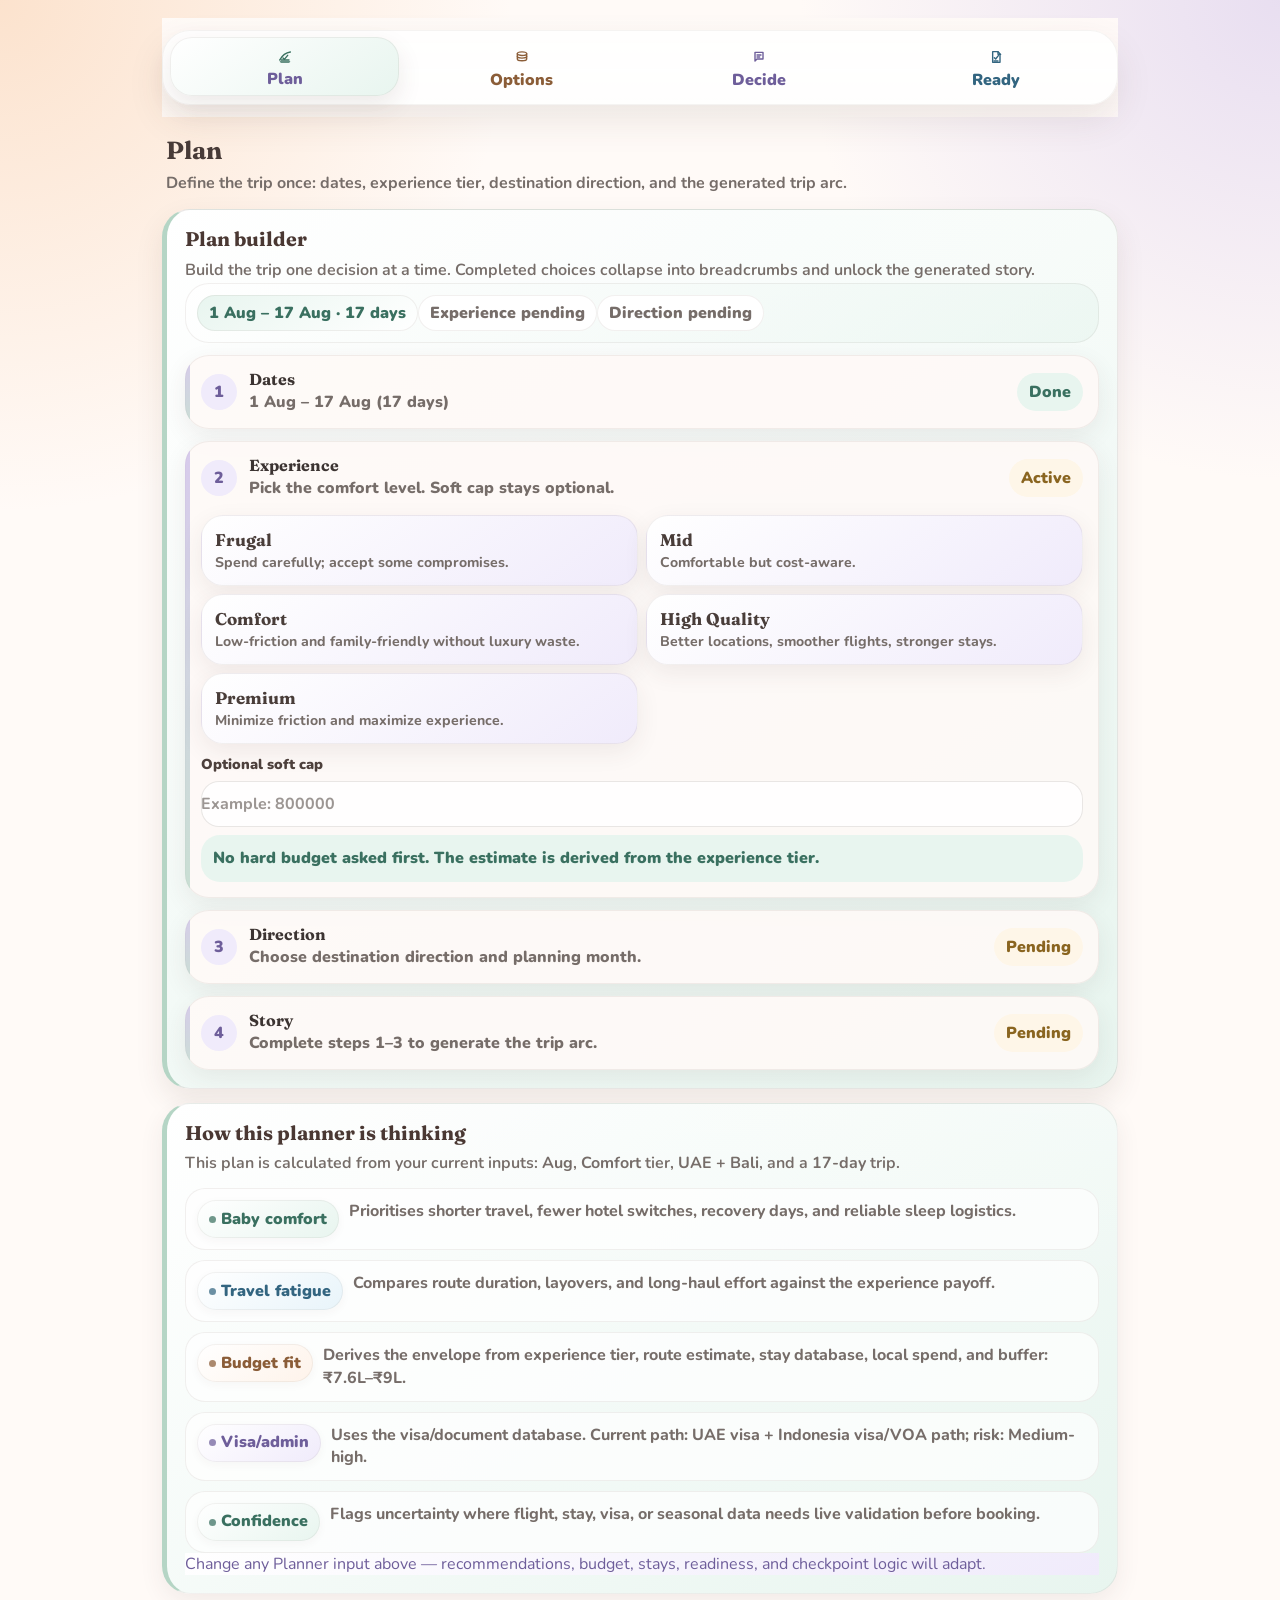
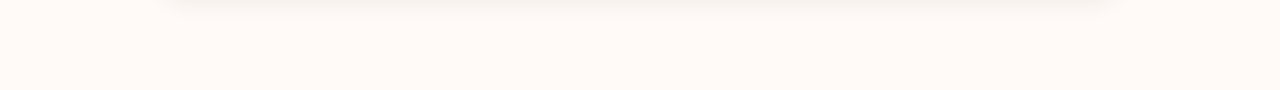
<file: index.html>
<!DOCTYPE html>
<html lang="en">
<head>
  <meta charset="utf-8" />
  <meta name="viewport" content="width=device-width, initial-scale=1.0, viewport-fit=cover" />
  <meta name="theme-color" content="#f4ead7" />
  <meta name="description" content="Holiday Planner — guided family travel planning dashboard." />
  <meta name="apple-mobile-web-app-capable" content="yes" />
  <meta name="apple-mobile-web-app-status-bar-style" content="default" />
  <meta name="apple-mobile-web-app-title" content="Holiday Planner" />
  <title>Holiday Planner</title>
  <link rel="manifest" href="./manifest.json" />
  <link rel="icon" href="./icon.svg" type="image/svg+xml" />
  <link rel="apple-touch-icon" href="./icon.svg" />
  <link rel="preconnect" href="https://fonts.googleapis.com" />
  <link rel="preconnect" href="https://fonts.gstatic.com" crossorigin />
  <link href="https://fonts.googleapis.com/css2?family=Fraunces:opsz,wght@9..144,600;9..144,700&family=Nunito:wght@400;500;600;700;800;900&display=swap" rel="stylesheet" />
  <link rel="stylesheet" href="./styles.css" />
  <link rel="stylesheet" href="./src/ui/options-view.css" />
</head>
<body>
<main class="app">
<input checked="" class="tab-radio" id="tab-planner" name="tripTab" type="radio"/><input class="tab-radio" id="tab-options" name="tripTab" type="radio"/>




<input class="tab-radio" id="tab-ready" name="tripTab" type="radio"/>
<input class="tab-radio" id="tab-decisions" name="tripTab" type="radio"/>
<div class="tabs-wrap">
<nav aria-label="Dashboard tabs" class="tabs"><label class="tab-btn" for="tab-planner"><svg aria-hidden="true" class="planner-icon sketch-icon icon-domain-planner icon-size-sm" viewBox="0 0 24 24"><path d="M4 18c4-7 9-11 16-12"></path><path d="M6 18h12"></path><path d="M9 15l2 2 5-6"></path><path d="M5 21h14"></path></svg><span class="tab-label">Plan</span></label><label class="tab-btn" for="tab-options"><svg aria-hidden="true" class="planner-icon sketch-icon icon-domain-budget icon-size-sm" viewBox="0 0 24 24"><path d="M5 7c0-1.5 3.2-2.7 7-2.7s7 1.2 7 2.7-3.2 2.7-7 2.7S5 8.5 5 7z"></path><path d="M5 7v4c0 1.5 3.2 2.7 7 2.7s7-1.2 7-2.7V7"></path><path d="M5 11v4c0 1.5 3.2 2.7 7 2.7s7-1.2 7-2.7v-4"></path></svg><span class="tab-label">Options</span></label><label class="tab-btn" for="tab-decisions"><svg aria-hidden="true" class="planner-icon sketch-icon icon-domain-decision icon-size-sm" viewBox="0 0 24 24"><path d="M6 5h12v10H9l-3 3z"></path><path d="M9 9h6"></path><path d="M9 12h4"></path></svg><span class="tab-label">Decide</span></label><label class="tab-btn" for="tab-ready"><svg aria-hidden="true" class="planner-icon sketch-icon icon-domain-ready icon-size-sm" viewBox="0 0 24 24"><path d="M7 4h8l3 3v13H7z"></path><path d="M15 4v4h4"></path><path d="M9.5 13l2 2 4-5"></path><path d="M9 18h6"></path></svg><span class="tab-label">Ready</span></label></nav>
</div>
<section class="panel" id="planner">
<h2 class="section-title">Plan</h2>
<p class="section-sub">Define the trip once: dates, experience tier, destination direction, and the generated trip arc.</p>
<div class="decision-layout">
<article class="card card-domain-planner card-emphasis-primary card-density-comfort">
<h3>Plan builder</h3>
<p>Build the trip one decision at a time. Completed choices collapse into breadcrumbs and unlock the generated story.</p>
<div class="plan-builder" id="planBuilder">
<div class="plan-breadcrumbs" id="planBreadcrumbs" aria-label="Plan summary breadcrumbs">
<span class="plan-crumb">Dates pending</span>
<span class="plan-crumb">Experience pending</span>
<span class="plan-crumb">Direction pending</span>
</div>

<section class="plan-step" data-plan-step="dates">
<button class="plan-step-head" type="button" data-plan-edit="dates">
<span class="step-number">1</span>
<span class="plan-step-title"><strong>Dates</strong><span id="datesStepSummary">Choose the trip start and end dates.</span></span>
<span class="step-state">Start here</span>
</button>
<div class="plan-step-body">
<div class="date-row">
<div class="date-field">
<label for="tripStart">Start</label>
<input class="date-input" id="tripStart" type="date" value="2026-08-01">
</div>
<div class="date-field">
<label for="tripEnd">End</label>
<input class="date-input" id="tripEnd" type="date" value="2026-08-17">
</div>
</div>
</div>
</section>

<section class="plan-step" data-plan-step="experience">
<button class="plan-step-head" type="button" data-plan-edit="experience">
<span class="step-number">2</span>
<span class="plan-step-title"><strong>Experience</strong><span id="experienceStepSummary">Pick the comfort level. Soft cap stays optional.</span></span>
<span class="step-state">Pending</span>
</button>
<div class="plan-step-body">
<div class="tier-grid" data-choice-group="experienceTier">
<button class="tier-card action-selectable" data-choice="frugal" type="button"><strong>Frugal</strong><span>Spend carefully; accept some compromises.</span></button>
<button class="tier-card action-selectable" data-choice="mid" type="button"><strong>Mid</strong><span>Comfortable but cost-aware.</span></button>
<button class="tier-card action-selectable" data-choice="comfort" type="button"><strong>Comfort</strong><span>Low-friction and family-friendly without luxury waste.</span></button>
<button class="tier-card action-selectable" data-choice="highQuality" type="button"><strong>High Quality</strong><span>Better locations, smoother flights, stronger stays.</span></button>
<button class="tier-card action-selectable" data-choice="premium" type="button"><strong>Premium</strong><span>Minimize friction and maximize experience.</span></button>
</div>
<div class="cap-row" style="margin-top: var(--space-3);">
<label class="var-label" for="budgetCap">Optional soft cap</label>
<input class="cap-input" id="budgetCap" min="0" placeholder="Example: 800000" step="50000" type="number">
<div class="cap-note ok" id="capNote">No hard budget asked first. The estimate is derived from the experience tier.</div>
</div>
</div>
</section>

<section class="plan-step" data-plan-step="direction">
<button class="plan-step-head" type="button" data-plan-edit="direction">
<span class="step-number">3</span>
<span class="plan-step-title"><strong>Direction</strong><span id="directionStepSummary">Choose destination direction and planning month.</span></span>
<span class="step-state">Pending</span>
</button>
<div class="plan-step-body">
<span class="var-label">Destination direction</span>
<div class="destination-mode-grid" data-choice-group="destinationMode" id="destinationModeGrid"></div>
<span class="var-label" style="display:block; margin-top: var(--space-3);">Planning month</span>
<div class="month-strip" id="planMonthStrip" aria-label="Planning month options"></div>
</div>
</section>

<section class="plan-step plan-story-step" data-plan-step="story">
<button class="plan-step-head" type="button" data-plan-edit="story">
<span class="step-number">4</span>
<span class="plan-step-title"><strong>Story</strong><span id="storyStepSummary">Generated once the first three steps are complete.</span></span>
<span class="step-state">Locked</span>
</button>
<div class="plan-step-body">
<div class="variable-summary" id="variableSummary">Planner summary will appear here.</div>
</div>
</section>
</div>
</article>


<article class="card card-domain-plan card-density-comfort card-emphasis-secondary plan-story-unlocked" id="planJourneyCard"><h3>Generated trip story + rhythm</h3><p>Once the Planner is complete, this section turns the selected direction into a trip story, arc, and base rhythm.</p><div class="grid grid-after" id="generatedStory"></div><div class="grid grid-after" id="generatedPlan"></div><div class="note">Operating rule: one primary outing per day. If the baby is unsettled, the plan automatically shifts toward hotel time and shorter evenings.</div></article><article class="card card-domain-confidence card-density-comfort" id="plannerIntelligenceCard">
<h3>How this planner is thinking</h3>
<p>The recommendation logic will appear here after the Planner state loads.</p>
</article>
</div>
</section><section class="panel options-panel" id="options">
<h2 class="section-title">Options</h2>
<p class="section-sub">Compare ranked destinations, budget pressure, flight/stay signals, and practical trade-offs from the Planner state.</p>
<div class="options-view" data-options-view>
<article class="card options-cockpit card-domain-honeymoon card-emphasis-primary" data-options-cockpit>
<div class="options-cockpit__hero">
<span class="options-cockpit__eyebrow">Planner-derived comparison</span>
<h3 class="options-cockpit__title">Best-fit directions at a glance</h3>
<p class="options-cockpit__summary" id="recommendationContext">Select experience tier and destination direction to generate recommendations.</p>
</div>
<div class="options-winner-strip" id="optionsWinnerStrip" aria-label="Recommendation winners">
<button class="options-winner-card" type="button"><strong>Best overall</strong><span>Pending</span><span>Complete Planner</span></button>
<button class="options-winner-card" type="button"><strong>Lowest fatigue</strong><span>Pending</span><span>Complete Planner</span></button>
<button class="options-winner-card" type="button"><strong>Baby pacing</strong><span>Pending</span><span>Complete Planner</span></button>
<button class="options-winner-card" type="button"><strong>Honeymoon value</strong><span>Pending</span><span>Complete Planner</span></button>
<button class="options-winner-card" type="button"><strong>Budget control</strong><span>Pending</span><span>Complete Planner</span></button>
</div>
<div class="options-lens-strip" aria-label="Comparison lenses">
<button class="options-lens-chip" type="button" aria-pressed="true">Balanced</button>
<button class="options-lens-chip" type="button">Baby comfort</button>
<button class="options-lens-chip" type="button">Low fatigue</button>
<button class="options-lens-chip" type="button">Honeymoon value</button>
<button class="options-lens-chip" type="button">Budget control</button>
</div>
</article>

<article class="card recommendation-module options-primary-card card-domain-honeymoon card-emphasis-primary card-density-comfort">
<div class="options-primary-card__head">
<div>
<h3>Best options for you</h3>
<p>Generated from Planner choices and ranked through the current recommendation engine.</p>
</div>
</div>
<div class="scenario-output" hidden="" id="scenarioPlanB"></div>
<div class="recommendation-stack options-comparison-list" id="recommendationStack">
<article class="options-compact-card card-domain-planner card-density-comfort">
<div class="options-compact-card__head"><div><h4 class="options-compact-card__title">Planner waiting for inputs</h4><p class="options-compact-card__verdict">Choose dates, experience tier, and destination direction first.</p></div><span class="options-fit-badge">Pending</span></div>
</article>
</div>
<div class="shortlist-strip options-shortlist-tray" id="shortlistStrip"><strong>Shortlist:</strong><span>No options shortlisted yet.</span></div>
<div class="recommendation-context options-detail-panel" id="comparePanel" style="display:none;"></div>
</article>

<div class="options-secondary-panels" data-options-secondary-panels>
<details class="options-secondary-panel" open>
<summary>Month + destination explorer</summary>
<div class="options-secondary-panel__body">
<div aria-label="Travel month options" class="month-strip" id="monthStrip"></div>
<div class="destination-board" id="destinationBoard"></div>
</div>
</details>

<details class="options-secondary-panel" id="optionsStayCard">
<summary>Stay strategy</summary>
<div class="options-secondary-panel__body">
<p>Generated from the comfort and premium stays database for the current top destination.</p>
<div class="grid grid-after" id="generatedStays"></div>
</div>
</details>

<details class="options-secondary-panel" id="optionsBudgetCard">
<summary>Budget + flight breakdown</summary>
<div class="options-secondary-panel__body options-budget-panel">
<div class="options-budget-panel__summary">
<strong id="budgetTotal">Budget pending</strong>
<p id="budgetSummary">Budget summary will appear here after Planner state is calculated.</p>
</div>
<div class="options-budget-panel__figures">
<span>Flights <strong id="flightBudget">Pending</strong></span>
<span>Hotels <strong id="hotelBudget">Pending</strong></span>
<span>Food, transfers, experiences <strong id="experienceBudget">Pending</strong></span>
</div>
<div class="budget-reasons options-chip-row" id="budgetReasons"></div>
<div class="breakdown-list" id="budgetBreakdownList"></div>
<div class="flight-data-card" id="flightDataNote">Flight estimate database is ready for carrier/routing inputs.</div>
<div class="flight-option-list" id="flightOptionList"></div>
</div>
</details>
</div>
</div>
</section>




<section class="panel" id="ready">
<h2 class="section-title">Generated booking readiness</h2>
<p class="section-sub">A dynamic checklist based on the current top destination, route fatigue, visa path, and budget envelope.</p>
<div class="grid" id="generatedReady"></div>
</section>
<section class="panel" id="decisions">
<h2 class="section-title">Decide together</h2>
<p class="section-sub">Capture human preferences, worries, upgrades, skips, and Plan B scenarios. These signals adjust recommendations and budget pressure.</p>
<div class="decision-layout">
<article class="card decision-hero card-domain-decision card-emphasis-primary card-density-comfort">
<h3>First reaction</h3>
<p>Start with the overall feeling before getting into details.</p>
<div class="feeling-grid" data-choice-group="overallFeeling" id="overallFeelingGrid"></div>
</article>
<article class="card card-domain-decision card-density-comfort">
<h3>Preference markers</h3>
<p>Tap any that feel important. These are saved with the notes.</p>
<div class="preference-grid" data-choice-group="preferenceMarkers" data-multi="true" id="preferenceMarkersGrid"></div>
</article>
<article class="card card-domain-planner card-density-comfort">
<h3>Scenario exploration</h3>
<p>Turn family doubts into structured Plan B inputs. These influence recommendation ranking and backup planning.</p>
<div class="scenario-grid">
<div class="scenario-group">
<span class="scenario-label">Alternate months</span>
<div class="scenario-chip-grid" data-choice-group="alternateMonths" data-multi="true" id="decisionAlternateMonthsGrid"></div>
</div>
<div class="scenario-group">
<span class="scenario-label">Backup destinations</span>
<div class="scenario-chip-grid" data-choice-group="backupDestinations" data-multi="true" id="decisionBackupDestinationsGrid"></div>
</div>
<div class="scenario-group">
<span class="scenario-label">Fallback strategy</span>
<div class="scenario-chip-grid" data-choice-group="fallbackStrategy" id="decisionFallbackStrategyGrid"></div>
</div>
</div>
<div class="scenario-output" id="decisionScenarioSummary">Scenario summary will appear here.</div>
</article>
<article class="card card-domain-decision card-density-comfort" id="decisionSignalsCard">
<h3>Decision signals</h3>
<p>Tap what matters. These signals are engine-readable and will adjust recommendations, budget pressure, and Plan B logic.</p>
<div class="decision-signal-grid">
<div class="signal-group card-domain-baby">
<span class="signal-label">Non-negotiables</span>
<span class="field-help">Highest priority comforts to protect.</span>
<div class="scenario-chip-grid" data-choice-group="nonNegotiables" data-multi="true" id="nonNegotiablesGrid"></div>
</div>
<div class="signal-group card-domain-risk">
<span class="signal-label">Worries</span>
<span class="field-help">Risk signals that should lower fit or trigger safer options.</span>
<div class="scenario-chip-grid" data-choice-group="worries" data-multi="true" id="worriesGrid"></div>
</div>
<div class="signal-group card-domain-budget">
<span class="signal-label">Worth upgrading</span>
<span class="field-help">Places where spending extra should be considered useful, not wasteful.</span>
<div class="scenario-chip-grid" data-choice-group="worthUpgrading" data-multi="true" id="worthUpgradingGrid"></div>
</div>
<div class="signal-group card-domain-risk">
<span class="signal-label">Skip</span>
<span class="field-help">Experiences or patterns to avoid for a calmer trip.</span>
<div class="scenario-chip-grid" data-choice-group="skipSignals" data-multi="true" id="skipSignalsGrid"></div>
</div>
</div>
<div class="signal-output" id="decisionSignalSummary">Decision signals will appear here.</div>
<div class="decision-fields compact-note-field">
<div class="field-card">
<label class="field-label" for="extraNotes">Anything else?</label>
<span class="field-help">Optional free-text note only for details that chips cannot capture.</span>
<textarea class="notes-area small" id="extraNotes" placeholder="Example: avoid late returns to hotel; prefer rooms near lift; keep one laundry-friendly stay"></textarea>
</div>
</div>
<div class="decision-actions">
<button class="btn btn-utility action-btn primary" id="copyNotes" type="button">Copy summary</button>
<button class="btn btn-utility action-btn secondary" id="exportNotes" type="button">Export notes</button>
<input accept="application/json,.json" class="hidden-input" hidden="" id="importNotes" type="file">
<label class="btn btn-utility action-btn secondary import-label" for="importNotes">Import notes</label>
<button class="btn btn-danger action-btn danger" id="clearNotes" type="button">Clear</button>
<span class="save-state" id="saveState">Saved locally</span>
</input></div>
</article>
<article class="card card-domain-risk card-density-comfort" id="generatedDecisionCheckpoint">
<h3>Decision checkpoint</h3>
<p>Checkpoint will be generated from the current Planner state.</p>
</article>
</div>
</section>
</main>
<script>
    document.addEventListener('DOMContentLoaded', () => {
      const memoryStorage = {};
      const storage = {
        getItem(key) {
          try { return window['localStorage'].getItem(key); }
          catch (error) { return Object.prototype.hasOwnProperty.call(memoryStorage, key) ? memoryStorage[key] : null; }
        },
        setItem(key, value) {
          try { window['localStorage'].setItem(key, value); }
          catch (error) { memoryStorage[key] = String(value); }
        },
        removeItem(key) {
          try { window['localStorage'].removeItem(key); }
          catch (error) { delete memoryStorage[key]; }
        }
      };

      const plannerStorage = {
        namespace: 'augustFamilyHoneymoon',
        schemaVersion: 431,
        keys: {
          notes: 'augustFamilyHoneymoon.discussionNotes.v431',
          choices: 'augustFamilyHoneymoon.choiceState.v431',
          variables: 'augustFamilyHoneymoon.tripVariables.v431',
          budgetCap: 'augustFamilyHoneymoon.budgetCap.v431',
          shortlist: 'augustFamilyHoneymoon.shortlist.v431'
        },
        legacyKeys: {
          notes: ['augustFamilyHoneymoon.discussionNotes.v4'],
          choices: ['augustFamilyHoneymoon.choiceState.v2'],
          variables: ['augustFamilyHoneymoon.tripVariables.v2'],
          budgetCap: ['augustFamilyHoneymoon.budgetCap.v1'],
          shortlist: ['augustFamilyHoneymoon.shortlist.v1']
        }
      };

      const notesKey = plannerStorage.keys.notes;
      const choiceKey = plannerStorage.keys.choices;
      const variableKey = plannerStorage.keys.variables;

      const noteFields = ['extraNotes'];

      const plannerData = {
        origins: {
          CCU: { label: 'Kolkata', fatigueOffset: 0, note: 'Preferred international origin for lower fatigue.' },
          IXR: { label: 'Ranchi', fatigueOffset: 2, note: 'Useful fallback but usually adds routing effort.' }
        },
        scoringRules: {
          weights: {
            babyComfort: 0.30,
            monthFit: 0.20,
            budgetFit: 0.15,
            travelFatigue: 0.15,
            honeymoonValue: 0.10,
            visaEase: 0.10
          }
        },
        uiOptions: {
          destinationModes: [
            { label: 'UAE + Bali', value: 'UAE + Bali', domain: 'route' },
            { label: 'UAE + Thailand', value: 'UAE + Thailand', domain: 'route' },
            { label: 'UAE + Sri Lanka', value: 'UAE + Sri Lanka', domain: 'baby' },
            { label: 'Thailand + Vietnam', value: 'Thailand + Vietnam', domain: 'budget' },
            { label: 'Italy + UAE', value: 'Italy + UAE', domain: 'admin' },
            { label: 'UAE only', value: 'UAE only', domain: 'baby' },
            { label: 'Bali-heavy', value: 'Bali-heavy', domain: 'honeymoon' },
            { label: 'Europe option', value: 'Europe option', domain: 'admin' },
            { label: 'Sri Lanka option', value: 'Sri Lanka option', domain: 'stay' },
            { label: 'Vietnam option', value: 'Vietnam option', domain: 'budget' }
          ],
          overallFeeling: [
            { label: 'Feels exciting', value: 'Excited', domain: 'honeymoon' },
            { label: 'Feels too packed', value: 'Too packed', domain: 'risk' },
            { label: 'Need more honeymoon time', value: 'Need more honeymoon time', legacyValues: ['Need more Bali'], domain: 'honeymoon' },
            { label: 'Need more city / shopping time', value: 'Need more city / shopping time', legacyValues: ['Need more Dubai'], domain: 'budget' }
          ],
          preferenceMarkers: [
            { label: 'Prioritise villa / resort', value: 'Prioritise villa', domain: 'honeymoon' },
            { label: 'More shopping', value: 'More shopping', domain: 'budget' },
            { label: 'Less hotel switching', value: 'Less hotel switching', domain: 'risk' },
            { label: 'Better photos', value: 'Better photos', domain: 'honeymoon' },
            { label: 'Slow mornings', value: 'Slow mornings', domain: 'baby' },
            { label: 'Safer baby pacing', value: 'Safer baby pacing', domain: 'baby' }
          ],
          alternateMonths: [
            { label: 'Sep', value: 'Sep', domain: 'planner' },
            { label: 'Oct', value: 'Oct', domain: 'planner' },
            { label: 'Nov', value: 'Nov', domain: 'planner' },
            { label: 'Dec', value: 'Dec', domain: 'planner' }
          ],
          backupDestinations: [
            { label: 'UAE only', value: 'uae', domain: 'baby' },
            { label: 'Sri Lanka', value: 'sri_lanka', domain: 'stay' },
            { label: 'Thailand', value: 'thailand', domain: 'stay' },
            { label: 'Vietnam', value: 'vietnam', domain: 'budget' },
            { label: 'UAE + Sri Lanka', value: 'uae_sri_lanka', domain: 'baby' },
            { label: 'UAE + Thailand', value: 'uae_thailand', domain: 'route' }
          ],
          fallbackStrategy: [
            { label: 'Single country if baby fatigue is high', value: 'single_country_if_fatigue_high', domain: 'baby' },
            { label: 'Closer resort over long-haul', value: 'closer_resort_over_longhaul', domain: 'route' },
            { label: 'Reduce transfers first', value: 'reduce_transfers_first', domain: 'risk' },
            { label: 'Protect premium stay quality', value: 'protect_premium_stay_quality', domain: 'honeymoon' }
          ],
          nonNegotiables: [
            { label: 'Relaxed mornings', value: 'relaxed_mornings', domain: 'baby' },
            { label: 'Fewer bases', value: 'fewer_hotel_changes', domain: 'risk' },
            { label: 'Strong villa / resort', value: 'strong_resort', domain: 'honeymoon' },
            { label: 'Short transfers', value: 'short_transfers', domain: 'route' },
            { label: 'Easy food access', value: 'easy_food_access', domain: 'stay' },
            { label: 'Baby sleep', value: 'baby_sleep_priority', domain: 'baby' }
          ],
          worries: [
            { label: 'Long flights', value: 'long_flights', domain: 'route' },
            { label: 'Too hot', value: 'too_hot', domain: 'risk' },
            { label: 'Visa delays', value: 'visa_delays', domain: 'admin' },
            { label: 'Sleep disruption', value: 'baby_sleep_disruption', domain: 'baby' },
            { label: 'Too many bases', value: 'too_many_bases', domain: 'risk' },
            { label: 'Budget drift', value: 'budget_drift', domain: 'budget' }
          ],
          worthUpgrading: [
            { label: 'Direct flights', value: 'direct_flights', domain: 'route' },
            { label: 'Stay location', value: 'better_location', domain: 'stay' },
            { label: 'Premium resort', value: 'premium_resort', domain: 'honeymoon' },
            { label: 'Private transfers', value: 'private_transfers', domain: 'route' },
            { label: 'Room view', value: 'room_view', domain: 'honeymoon' },
            { label: 'Flexible booking', value: 'flexible_cancellation', domain: 'admin' }
          ],
          skipSignals: [
            { label: 'Packed days', value: 'packed_sightseeing', domain: 'risk' },
            { label: 'Long day tours', value: 'long_day_tours', domain: 'risk' },
            { label: 'Desert safari', value: 'desert_safari', domain: 'risk' },
            { label: 'Late nights', value: 'late_nights', domain: 'baby' },
            { label: 'Frequent taxis', value: 'frequent_taxis', domain: 'route' }
          ]
        },
        visaCatalog: {
          assumptions: {
            travelers: 'Indian passport holders: 2 adults + 1 infant',
            estimateBasis: 'Planning seed database for visa/document friction. Validate current official rules before booking.',
            note: 'This database feeds Ready tab, recommendation confidence, and booking lock conditions.'
          },
          destinations: {
            uae_bali: {
              label: 'UAE + Indonesia/Bali', visaType: 'UAE visa + Indonesia visa/VOA path', adminComplexity: 72, confidence: 68, risk: 'Medium-high', processingWindow: 'UAE: before travel; Indonesia: validate VOA/e-VOA rules before booking',
              documents: ['Infant passport', 'Birth certificate / parent proof', 'UAE visa documents', 'Indonesia entry/VOA eligibility', 'Return/onward tickets', 'Hotel confirmations', 'Travel insurance'],
              bookingRule: 'Do not lock non-refundable Bali sectors until infant passport and both entry paths are clear.',
              babyNote: 'Multi-country paperwork increases admin load; keep copies of infant documents in phone and print.'
            },
            uae_thailand: {
              label: 'UAE + Thailand', visaType: 'UAE visa + Thailand entry path', adminComplexity: 76, confidence: 68, risk: 'Medium', processingWindow: 'Validate UAE visa plus current Thailand rules before booking',
              documents: ['Infant passport', 'Birth certificate / parent proof', 'UAE visa documents', 'Thailand entry eligibility', 'Return/onward tickets', 'Hotel confirmations', 'Travel insurance'],
              bookingRule: 'Good combo candidate once infant passport and Thailand entry rules are confirmed.',
              babyNote: 'Two easy-to-moderate admin paths; keep the Thailand leg resort-led to avoid complexity.'
            },
            uae_sri_lanka: {
              label: 'UAE + Sri Lanka', visaType: 'UAE visa + Sri Lanka ETA/e-visa path', adminComplexity: 78, confidence: 70, risk: 'Medium', processingWindow: 'Validate UAE visa plus Sri Lanka ETA/e-visa rules before booking',
              documents: ['Infant passport', 'Birth certificate / parent proof', 'UAE visa documents', 'Sri Lanka ETA/e-visa approval', 'Return/onward tickets', 'Hotel confirmations', 'Travel insurance'],
              bookingRule: 'Can be locked earlier than long-haul combos if infant documents are ready.',
              babyNote: 'Lower travel fatigue than Bali-style combinations; best when Sri Lanka is kept to one or two bases.'
            },
            thailand_vietnam: {
              label: 'Thailand + Vietnam', visaType: 'Thailand entry path + Vietnam e-visa', adminComplexity: 70, confidence: 64, risk: 'Medium-high', processingWindow: 'Validate Vietnam entry/exit points and Thailand rules together',
              documents: ['Infant passport', 'Vietnam e-visa approval', 'Thailand entry eligibility', 'Entry/exit point match', 'Return/onward tickets', 'Hotel confirmations', 'Travel insurance'],
              bookingRule: 'Only lock if route order and Vietnam e-visa entry/exit points are clear.',
              babyNote: 'Works only with limited bases; otherwise the route becomes too transfer-heavy.'
            },
            uae_vietnam: {
              label: 'UAE + Vietnam', visaType: 'UAE visa + Vietnam e-visa', adminComplexity: 68, confidence: 62, risk: 'Medium-high', processingWindow: 'Validate Vietnam e-visa entry/exit points before any multi-city booking',
              documents: ['Infant passport', 'UAE visa documents', 'Vietnam e-visa approval', 'Entry/exit point match', 'Return/onward tickets', 'Hotel confirmations', 'Travel insurance'],
              bookingRule: 'Conditional combo: keep Vietnam simple and avoid complex internal transfers.',
              babyNote: 'Admin is manageable, but routing can become awkward with an infant.'
            },
            italy_uae: {
              label: 'Italy + UAE', visaType: 'Schengen visa + UAE visa/stopover path', adminComplexity: 52, confidence: 58, risk: 'High', processingWindow: 'Start Schengen early; use UAE only as a recovery/stopover if route supports it',
              documents: ['Infant passport', 'Birth certificate / parent proof', 'Schengen application set', 'UAE visa/entry path', 'Travel insurance', 'Flights / itinerary', 'Hotel bookings', 'Financial documents'],
              bookingRule: 'Do not lock rigid bookings until Schengen appointment/document readiness is strong.',
              babyNote: 'High paperwork and long flights; UAE must reduce fatigue, not add a second holiday load.'
            },
            uae: {
              label: 'UAE', visaType: 'UAE tourist/family visit visa path', adminComplexity: 78, confidence: 76, risk: 'Medium', processingWindow: 'Validate before flight booking; keep buffer for infant documentation',
              documents: ['Infant passport', 'Birth certificate / parent proof', 'UAE visa documents', 'Return tickets', 'Stay address / family host details', 'Travel insurance'],
              bookingRule: 'Lock flights after infant passport and UAE visa route are confirmed.',
              babyNote: 'Lowest admin spread because only one international visa path is involved.'
            },
            sri_lanka: {
              label: 'Sri Lanka', visaType: 'ETA / e-visa style path', adminComplexity: 86, confidence: 74, risk: 'Medium', processingWindow: 'Usually simpler, but validate current ETA/e-visa rules before booking',
              documents: ['Infant passport', 'Parent proof / birth certificate', 'ETA/e-visa approval', 'Return tickets', 'Hotel confirmations', 'Travel insurance'],
              bookingRule: 'Good early-lock candidate once infant passport is ready and ETA path is confirmed.',
              babyNote: 'Closer destination reduces route stress; document flow is comparatively simpler.'
            },
            vietnam: {
              label: 'Vietnam', visaType: 'Vietnam e-visa path', adminComplexity: 74, confidence: 70, risk: 'Medium', processingWindow: 'Validate e-visa timelines and entry points before locking flights',
              documents: ['Infant passport', 'Vietnam e-visa approval', 'Entry/exit point match', 'Return/onward tickets', 'Hotel confirmations', 'Travel insurance'],
              bookingRule: 'Avoid complex multi-city entry/exit until e-visa details are checked.',
              babyNote: 'Visa is manageable, but itinerary complexity can create paperwork mistakes.'
            },
            thailand: {
              label: 'Thailand', visaType: 'Easy visa / visa-exemption style path depending on current rules', adminComplexity: 82, confidence: 70, risk: 'Medium', processingWindow: 'Validate current Indian passport rules and infant requirements before booking',
              documents: ['Infant passport', 'Current Thailand entry eligibility', 'Return tickets', 'Hotel confirmations', 'Travel insurance', 'Proof of funds if required'],
              bookingRule: 'Can be booked earlier than Europe if current entry rules are favourable.',
              babyNote: 'Good admin comfort if the route and stay are kept simple.'
            },
            italy: {
              label: 'Italy / Schengen', visaType: 'Schengen visa', adminComplexity: 48, confidence: 62, risk: 'High', processingWindow: 'Start early; appointment availability and infant documentation can be the bottleneck',
              documents: ['Infant passport', 'Birth certificate / parent proof', 'Schengen application set', 'Appointment', 'Travel insurance meeting Schengen norms', 'Flights / itinerary', 'Hotel bookings', 'Financial documents'],
              bookingRule: 'Do not make rigid bookings until visa appointment and document readiness are strong.',
              babyNote: 'High paperwork + long flights means Europe needs a stronger reason and more buffer.'
            }
          }
        },

        flightCatalog: {
          assumptions: {
            travelers: '2 adults + 1 infant',
            origin: 'CCU primary, IXR fallback',
            pricingUnit: 'INR lakh for return flights for the family',
            estimateBasis: 'Planning seed ranges, not live fares',
            note: 'Carrier-level seed database. Replace costL and confidence fields with live quotes later; the budget engine is already wired to consume this structure.'
          },
          carriers: {
            etihad: { name: 'Etihad', type: 'fullService', comfortScore: 91, infantFit: 92, baggageClarity: 86, role: 'UAE anchor / Abu Dhabi direct-fit carrier' },
            emirates: { name: 'Emirates', type: 'fullService', comfortScore: 92, infantFit: 90, baggageClarity: 88, role: 'Dubai anchor / premium UAE routing' },
            qatar: { name: 'Qatar Airways', type: 'fullService', comfortScore: 91, infantFit: 88, baggageClarity: 84, role: 'Premium one-stop long-haul connector' },
            singaporeAirlines: { name: 'Singapore Airlines', type: 'fullService', comfortScore: 93, infantFit: 90, baggageClarity: 88, role: 'SE Asia premium connector' },
            thai: { name: 'Thai Airways', type: 'fullService', comfortScore: 86, infantFit: 84, baggageClarity: 80, role: 'Thailand/SE Asia connector' },
            srilankan: { name: 'SriLankan Airlines', type: 'fullService', comfortScore: 82, infantFit: 82, baggageClarity: 78, role: 'Sri Lanka direct/one-stop candidate' },
            vietnamAirlines: { name: 'Vietnam Airlines', type: 'fullService', comfortScore: 82, infantFit: 80, baggageClarity: 76, role: 'Vietnam connector candidate' },
            airIndia: { name: 'Air India', type: 'fullService', comfortScore: 78, infantFit: 78, baggageClarity: 74, role: 'India hub fallback' },
            indigo: { name: 'IndiGo', type: 'lowCost', comfortScore: 68, infantFit: 72, baggageClarity: 72, role: 'Regional value fallback' },
            airAsia: { name: 'AirAsia / LCC mix', type: 'lowCost', comfortScore: 64, infantFit: 66, baggageClarity: 62, role: 'Lowest-fare SE Asia fallback; baggage risk higher' }
          },
          routes: {
            uae_bali: [
              { id: 'uae_bali_etihad_singapore', label: 'Comfort split via Abu Dhabi + Singapore', carrierIds: ['etihad', 'singaporeAirlines'], routeShape: 'CCU → AUH → DPS / SIN → CCU', costL: [3.05, 3.85], durationHours: [9, 15], layovers: [1, 2], comfortScore: 88, estimateConfidence: 72, overUnderRisk: 'Medium', bestFor: 'Best balance for baby comfort and honeymoon payoff.', risk: 'Multi-sector fare changes and Bali connection quality can move the total.' },
              { id: 'uae_bali_emirates', label: 'Premium UAE-led routing', carrierIds: ['emirates'], routeShape: 'CCU → DXB → DPS → DXB/CCU', costL: [3.25, 4.15], durationHours: [9, 16], layovers: [1, 2], comfortScore: 90, estimateConfidence: 70, overUnderRisk: 'Medium-high', bestFor: 'Best if Dubai is locked and premium timing matters.', risk: 'Can over-estimate or under-estimate depending on Dubai stopover pricing.' },
              { id: 'uae_bali_value_mix', label: 'Value mix with regional connector', carrierIds: ['indigo', 'airAsia'], routeShape: 'CCU → UAE/SE Asia hub → DPS → CCU', costL: [2.55, 3.30], durationHours: [11, 18], layovers: [2, 3], comfortScore: 64, estimateConfidence: 58, overUnderRisk: 'High', bestFor: 'Only if budget pressure is high.', risk: 'More layovers, baggage add-ons, and separate-sector risk.' }
            ],
            uae: [
              { id: 'uae_etihad_direct', label: 'Etihad Abu Dhabi anchor', carrierIds: ['etihad'], routeShape: 'CCU → AUH → CCU', costL: [1.55, 2.20], durationHours: [5, 7], layovers: [0, 1], comfortScore: 90, estimateConfidence: 82, overUnderRisk: 'Low-medium', bestFor: 'Lowest-friction UAE plan with baby.', risk: 'Main swing is date/time availability.' },
              { id: 'uae_emirates_dubai', label: 'Emirates Dubai anchor', carrierIds: ['emirates'], routeShape: 'CCU → DXB → CCU', costL: [1.70, 2.40], durationHours: [5, 8], layovers: [0, 1], comfortScore: 91, estimateConfidence: 80, overUnderRisk: 'Low-medium', bestFor: 'Best if Dubai stay is central.', risk: 'Premium timings can push upper range.' },
              { id: 'uae_indigo_value', label: 'IndiGo value UAE', carrierIds: ['indigo'], routeShape: 'CCU → AUH/DXB → CCU', costL: [1.25, 1.85], durationHours: [5, 8], layovers: [0, 1], comfortScore: 67, estimateConfidence: 76, overUnderRisk: 'Medium', bestFor: 'Budget control if comfort compromise is acceptable.', risk: 'Baggage and seat selection can erase savings.' }
            ],
            sri_lanka: [
              { id: 'srilanka_srilankan', label: 'SriLankan simple routing', carrierIds: ['srilankan'], routeShape: 'CCU → CMB → CCU', costL: [1.25, 1.85], durationHours: [5, 8], layovers: [0, 1], comfortScore: 82, estimateConfidence: 76, overUnderRisk: 'Medium', bestFor: 'Best simple scenic-reset option.', risk: 'Regional season and baggage assumptions still need quote validation.' },
              { id: 'srilanka_indigo', label: 'IndiGo value Sri Lanka', carrierIds: ['indigo'], routeShape: 'CCU → CMB → CCU', costL: [1.05, 1.55], durationHours: [5, 9], layovers: [0, 1], comfortScore: 66, estimateConfidence: 70, overUnderRisk: 'Medium', bestFor: 'Best for controlled budget.', risk: 'Add-ons and less comfortable timings can reduce value.' }
            ],
            vietnam: [
              { id: 'vietnam_singapore', label: 'Singapore premium connector', carrierIds: ['singaporeAirlines'], routeShape: 'CCU → SIN → SGN/HAN/DAD → CCU', costL: [2.15, 3.05], durationHours: [8, 13], layovers: [1, 2], comfortScore: 90, estimateConfidence: 68, overUnderRisk: 'Medium-high', bestFor: 'Best comfort route for Vietnam with baby.', risk: 'Final Vietnam city selection changes the estimate.' },
              { id: 'vietnam_thai', label: 'Thai regional connector', carrierIds: ['thai'], routeShape: 'CCU → BKK → Vietnam → CCU', costL: [1.85, 2.65], durationHours: [8, 13], layovers: [1, 2], comfortScore: 82, estimateConfidence: 66, overUnderRisk: 'Medium-high', bestFor: 'Good middle path if timings line up.', risk: 'Connection quality and city pair drive fatigue.' },
              { id: 'vietnam_lcc', label: 'LCC mixed Vietnam routing', carrierIds: ['indigo', 'airAsia'], routeShape: 'CCU → BKK/KUL → Vietnam → CCU', costL: [1.45, 2.20], durationHours: [10, 16], layovers: [2, 3], comfortScore: 60, estimateConfidence: 52, overUnderRisk: 'High', bestFor: 'Only for frugal/mid tier.', risk: 'Separate bookings, baggage, and infant comfort risk are high.' }
            ],
            thailand: [
              { id: 'thailand_thai', label: 'Thai Airways simple route', carrierIds: ['thai'], routeShape: 'CCU → BKK/HKT → CCU', costL: [1.65, 2.35], durationHours: [6, 10], layovers: [1, 2], comfortScore: 84, estimateConfidence: 72, overUnderRisk: 'Medium', bestFor: 'Best comfort route for Thailand resorts.', risk: 'Beach add-on city can change total.' },
              { id: 'thailand_indigo', label: 'IndiGo value Thailand', carrierIds: ['indigo'], routeShape: 'CCU → BKK/HKT → CCU', costL: [1.25, 1.95], durationHours: [6, 11], layovers: [1, 2], comfortScore: 66, estimateConfidence: 70, overUnderRisk: 'Medium', bestFor: 'Best if budget is the constraint.', risk: 'Ancillary fees and timings need validation.' }
            ],
            italy: [
              { id: 'italy_emirates', label: 'Emirates Europe connector', carrierIds: ['emirates'], routeShape: 'CCU → DXB → Italy → CCU', costL: [3.00, 4.45], durationHours: [12, 18], layovers: [1, 2], comfortScore: 88, estimateConfidence: 62, overUnderRisk: 'High', bestFor: 'Best premium one-stop Europe option.', risk: 'Schengen-season fares and open-jaw routing can swing strongly.' },
              { id: 'italy_etihad', label: 'Etihad Europe connector', carrierIds: ['etihad'], routeShape: 'CCU → AUH → Italy → CCU', costL: [2.85, 4.25], durationHours: [12, 18], layovers: [1, 2], comfortScore: 86, estimateConfidence: 62, overUnderRisk: 'High', bestFor: 'Good if Abu Dhabi support is part of the arc.', risk: 'Fare class, baggage, and infant rules need live quote.' },
              { id: 'italy_airindia', label: 'Air India hub fallback', carrierIds: ['airIndia'], routeShape: 'CCU → DEL/BOM → Europe/Italy → CCU', costL: [2.55, 3.80], durationHours: [13, 20], layovers: [1, 2], comfortScore: 74, estimateConfidence: 56, overUnderRisk: 'High', bestFor: 'Cost control with comfort trade-off.', risk: 'Domestic connection and timing fatigue can be material.' }
            ]
          }
        },
        stayCatalog: {
          assumptions: {
            travelers: '2 adults + 1 infant',
            pricingUnit: 'INR lakh for full stay component, excluding flights',
            estimateBasis: 'Seed planning ranges for comfort and premium stays; validate with live hotel quotes before booking',
            note: 'Country-level stay database v1. Each option carries nightly range, suggested nights, baby comfort, honeymoon value, location convenience, and confidence.'
          },
          countries: {
            uae: {
              label: 'UAE',
              options: [
                { id: 'uae_comfort_city_resort', tier: 'comfort', label: 'Dubai/Abu Dhabi comfort hotel', locations: ['Downtown Dubai', 'Dubai Marina', 'Abu Dhabi Corniche'], nightlyL: [0.28, 0.48], suggestedNights: [5, 8], babyComfort: 91, honeymoonValue: 72, locationConvenience: 92, confidence: 82, estimateRisk: 'Low-medium', bestFor: 'Low-friction city comfort, mall/food access, elevators, in-room dining.', watchOut: 'Peak season and view rooms move pricing upward.' },
                { id: 'uae_premium_resort', tier: 'premium', label: 'Premium UAE resort / view stay', locations: ['Palm/JBR', 'Saadiyat', 'Downtown view'], nightlyL: [0.58, 1.05], suggestedNights: [4, 7], babyComfort: 90, honeymoonValue: 84, locationConvenience: 86, confidence: 78, estimateRisk: 'Medium', bestFor: 'When the hotel itself becomes the memory: beach, view, service, room size.', watchOut: 'Premium taxes, resort fees, and room category can widen the range.' }
              ]
            },
            indonesia: {
              label: 'Indonesia / Bali',
              options: [
                { id: 'bali_comfort_resort', tier: 'comfort', label: 'Bali comfort resort split', locations: ['Ubud', 'Seminyak/Sanur/Nusa Dua'], nightlyL: [0.22, 0.42], suggestedNights: [5, 8], babyComfort: 82, honeymoonValue: 88, locationConvenience: 78, confidence: 74, estimateRisk: 'Medium', bestFor: 'Strong honeymoon value without forcing full luxury villa pricing.', watchOut: 'Remote villas and long transfers reduce baby comfort.' },
                { id: 'bali_premium_villa', tier: 'premium', label: 'Premium Bali villa + resort', locations: ['Ubud pool villa', 'Nusa Dua/Seminyak resort'], nightlyL: [0.52, 1.10], suggestedNights: [5, 8], babyComfort: 80, honeymoonValue: 96, locationConvenience: 74, confidence: 70, estimateRisk: 'Medium-high', bestFor: 'Private pool, villa memory, slower honeymoon rhythm.', watchOut: 'Beautiful-but-remote properties can add transfer fatigue with baby.' }
              ]
            },
            sri_lanka: {
              label: 'Sri Lanka',
              options: [
                { id: 'srilanka_comfort_resort', tier: 'comfort', label: 'Sri Lanka comfort resort route', locations: ['Bentota', 'Galle coast', 'Negombo arrival'], nightlyL: [0.18, 0.34], suggestedNights: [5, 8], babyComfort: 86, honeymoonValue: 80, locationConvenience: 80, confidence: 78, estimateRisk: 'Medium', bestFor: 'Closer scenic resort reset with controlled transfers.', watchOut: 'Region choice must match month and monsoon side.' },
                { id: 'srilanka_premium_boutique', tier: 'premium', label: 'Premium boutique coast stay', locations: ['Galle coast', 'South/west coast by season'], nightlyL: [0.38, 0.82], suggestedNights: [5, 8], babyComfort: 84, honeymoonValue: 88, locationConvenience: 76, confidence: 74, estimateRisk: 'Medium', bestFor: 'Boutique character, sea views, private transfers, relaxed resort days.', watchOut: 'Transfers between coast and hill country can get tiring.' }
              ]
            },
            vietnam: {
              label: 'Vietnam',
              options: [
                { id: 'vietnam_comfort_two_base', tier: 'comfort', label: 'Vietnam comfort two-base plan', locations: ['Da Nang/Hoi An', 'Hanoi or Ho Chi Minh landing'], nightlyL: [0.18, 0.36], suggestedNights: [6, 9], babyComfort: 78, honeymoonValue: 80, locationConvenience: 76, confidence: 72, estimateRisk: 'Medium', bestFor: 'Value-friendly premium feel if bases are limited.', watchOut: 'Too many regions quickly turns into a tiring trip.' },
                { id: 'vietnam_premium_resort', tier: 'premium', label: 'Vietnam premium resort anchor', locations: ['Da Nang beachfront', 'Phu Quoc resort', 'Hoi An boutique'], nightlyL: [0.40, 0.86], suggestedNights: [5, 8], babyComfort: 80, honeymoonValue: 86, locationConvenience: 74, confidence: 70, estimateRisk: 'Medium-high', bestFor: 'Beachfront or boutique luxury at better value than Europe.', watchOut: 'Domestic add-on flights can reduce comfort confidence.' }
              ]
            },
            thailand: {
              label: 'Thailand',
              options: [
                { id: 'thailand_comfort_resort', tier: 'comfort', label: 'Thailand comfort beach stay', locations: ['Bangkok + Hua Hin', 'Phuket/Krabi one base'], nightlyL: [0.22, 0.42], suggestedNights: [5, 8], babyComfort: 85, honeymoonValue: 78, locationConvenience: 82, confidence: 76, estimateRisk: 'Medium', bestFor: 'Resort infrastructure, food, massages, and easy family logistics.', watchOut: 'Choose one beach base; island hopping is not baby-first.' },
                { id: 'thailand_premium_resort', tier: 'premium', label: 'Premium Thailand resort', locations: ['Phuket luxury beach', 'Koh Samui by season', 'Bangkok luxury stop'], nightlyL: [0.48, 0.95], suggestedNights: [5, 8], babyComfort: 84, honeymoonValue: 86, locationConvenience: 78, confidence: 72, estimateRisk: 'Medium-high', bestFor: 'Beach luxury with strong service and food convenience.', watchOut: 'Peak beach areas can price like Bali premium.' }
              ]
            },
            italy: {
              label: 'Italy',
              options: [
                { id: 'italy_comfort_city', tier: 'comfort', label: 'Italy comfort city/apartment stay', locations: ['Rome', 'Florence', 'Lake/relaxed base'], nightlyL: [0.38, 0.72], suggestedNights: [6, 10], babyComfort: 62, honeymoonValue: 88, locationConvenience: 68, confidence: 66, estimateRisk: 'High', bestFor: 'Romantic walking-city trip with better room location and fewer bases.', watchOut: 'Small rooms, stairs, cobblestones, and train transfers affect baby comfort.' },
                { id: 'italy_premium_boutique', tier: 'premium', label: 'Premium Italy boutique / lake stay', locations: ['Lake Como/Garda', 'Florence boutique', 'Rome premium'], nightlyL: [0.82, 1.65], suggestedNights: [6, 10], babyComfort: 66, honeymoonValue: 94, locationConvenience: 70, confidence: 60, estimateRisk: 'High', bestFor: 'High romance value when Europe is the emotional priority.', watchOut: 'Visa, seasonality, stroller logistics, and room size reduce certainty.' }
              ]
            }
          }
        },
        combinations: {
          uae_thailand: {
            id: 'uae_thailand', name: 'UAE + Thailand', region: 'Middle East + SE Asia', type: 'soft landing + resort recovery', directionMatches: ['UAE + Thailand'],
            countries: ['uae', 'thailand'], roles: ['soft landing / family support', 'baby-friendly resort recovery'], minDays: 12, idealDays: [14, 17], maxMajorLegs: 2, visaComplexity: 'medium',
            baseBudgetL: [5.8, 7.8], travelHours: [7, 12], layovers: [1, 2], visa: 'UAE visa + Thailand entry', visaEase: 80,
            babyComfort: 86, honeymoonValue: 80, travelFatigue: 76, routeComplexity: 72, confidence: 70,
            monthFit: { Aug: 76, Sep: 78, Oct: 80, Nov: 86, Dec: 88 },
            tagline: 'Easier resort payoff than Bali with a UAE soft landing.',
            reasons: ['UAE gives the low-friction first leg and family/logistics support.', 'Thailand adds beach/resort comfort with stronger baby infrastructure.', 'Usually easier than Bali if the route and beach base are selected well.'],
            warnings: ['Still a two-country trip, so avoid island hopping.', 'Thailand entry rules and resort transfer time need validation.'],
            suggestedBases: ['UAE soft landing base', 'One Thailand beach/resort base'],
            checkpoint: { trigger: 'after UAE recovery day', fallback: 'convert Thailand leg into UAE resort time', protect: 'baby recovery and beach/resort comfort' },
            flightOptions: [
              { id: 'uae_thailand_emirates_thai', label: 'UAE stop + Thai resort connector', carrierIds: ['emirates', 'thai'], routeShape: 'CCU → DXB/AUH → BKK/HKT → CCU', costL: [2.45, 3.35], durationHours: [7, 12], layovers: [1, 2], comfortScore: 84, estimateConfidence: 68, overUnderRisk: 'Medium', bestFor: 'Balanced UAE soft landing plus Thailand resort leg.', risk: 'Beach city and stopover pricing can move the estimate.' },
              { id: 'uae_thailand_value_mix', label: 'Value UAE + Thailand mix', carrierIds: ['indigo', 'thai'], routeShape: 'CCU → UAE → BKK/HKT → CCU', costL: [2.05, 2.95], durationHours: [8, 14], layovers: [1, 3], comfortScore: 70, estimateConfidence: 60, overUnderRisk: 'Medium-high', bestFor: 'Budget control if timings remain baby-friendly.', risk: 'Baggage and split-carrier friction can reduce value.' }
            ]
          },
          uae_sri_lanka: {
            id: 'uae_sri_lanka', name: 'UAE + Sri Lanka', region: 'Middle East + South Asia', type: 'soft landing + scenic reset', directionMatches: ['UAE + Sri Lanka'],
            countries: ['uae', 'sri_lanka'], roles: ['soft landing / family support', 'short-haul scenic resort reset'], minDays: 10, idealDays: [12, 16], maxMajorLegs: 2, visaComplexity: 'medium-low',
            baseBudgetL: [5.2, 7.0], travelHours: [6, 10], layovers: [1, 2], visa: 'UAE visa + Sri Lanka ETA', visaEase: 82,
            babyComfort: 88, honeymoonValue: 78, travelFatigue: 82, routeComplexity: 78, confidence: 72,
            monthFit: { Aug: 74, Sep: 76, Oct: 86, Nov: 86, Dec: 84 },
            tagline: 'Lower-fatigue combo with a scenic second half.',
            reasons: ['UAE protects the arrival and recovery phase.', 'Sri Lanka gives scenery and resort value without Bali-level distance.', 'Best when the Sri Lanka leg uses one calm coastal/resort base.'],
            warnings: ['Sri Lanka region choice changes by month.', 'Two admin paths still need document readiness.'],
            suggestedBases: ['UAE family/support base', 'One Sri Lanka resort/scenic base'],
            checkpoint: { trigger: 'after UAE recovery day', fallback: 'choose UAE-only or single-country Sri Lanka', protect: 'short transfers and baby sleep rhythm' },
            flightOptions: [
              { id: 'uae_srilanka_etihad_srilankan', label: 'UAE + SriLankan simple mix', carrierIds: ['etihad', 'srilankan'], routeShape: 'CCU → AUH → CMB → CCU', costL: [2.15, 2.95], durationHours: [6, 10], layovers: [1, 2], comfortScore: 82, estimateConfidence: 70, overUnderRisk: 'Medium', bestFor: 'Lowest-fatigue two-country arc.', risk: 'Sri Lanka regional season and connection timing need validation.' },
              { id: 'uae_srilanka_value_mix', label: 'Value UAE + Sri Lanka routing', carrierIds: ['indigo', 'srilankan'], routeShape: 'CCU → UAE → CMB → CCU', costL: [1.85, 2.55], durationHours: [7, 12], layovers: [1, 2], comfortScore: 70, estimateConfidence: 64, overUnderRisk: 'Medium', bestFor: 'Controlled budget with manageable fatigue.', risk: 'Split-carrier assumptions and baggage need checking.' }
            ]
          },
          thailand_vietnam: {
            id: 'thailand_vietnam', name: 'Thailand + Vietnam', region: 'SE Asia', type: 'resort + scenic value', directionMatches: ['Thailand + Vietnam', 'Vietnam option'],
            countries: ['thailand', 'vietnam'], roles: ['resort recovery', 'scenic value / cafés / culture'], minDays: 14, idealDays: [15, 19], maxMajorLegs: 2, visaComplexity: 'medium',
            baseBudgetL: [5.6, 7.5], travelHours: [8, 13], layovers: [1, 2], visa: 'Thailand entry + Vietnam e-visa', visaEase: 74,
            babyComfort: 78, honeymoonValue: 80, travelFatigue: 70, routeComplexity: 66, confidence: 64,
            monthFit: { Aug: 70, Sep: 76, Oct: 82, Nov: 84, Dec: 84 },
            tagline: 'High-value SE Asia combo if bases are limited.',
            reasons: ['Thailand provides easier resort infrastructure.', 'Vietnam adds scenery, cafés, and strong value.', 'Works when the route is one Thailand base plus one Vietnam base.'],
            warnings: ['Too many regions will break baby pacing.', 'Vietnam e-visa entry/exit points must match the route.'],
            suggestedBases: ['One Thailand resort/arrival base', 'One Vietnam scenic/city base'],
            checkpoint: { trigger: 'before booking second-country transfers', fallback: 'drop Vietnam and make Thailand the full trip', protect: 'transfer control and visa entry/exit accuracy' },
            flightOptions: [
              { id: 'thai_vietnam_thai_vietnam', label: 'Thai + Vietnam connector', carrierIds: ['thai', 'vietnamAirlines'], routeShape: 'CCU → BKK/HKT → Vietnam → CCU', costL: [2.10, 3.05], durationHours: [8, 13], layovers: [1, 2], comfortScore: 78, estimateConfidence: 62, overUnderRisk: 'Medium-high', bestFor: 'Best if Thailand and Vietnam city pair align.', risk: 'Internal city choice can change cost and fatigue.' },
              { id: 'thai_vietnam_lcc', label: 'Value SE Asia mix', carrierIds: ['indigo', 'airAsia'], routeShape: 'CCU → BKK/KUL → Vietnam → CCU', costL: [1.65, 2.45], durationHours: [10, 16], layovers: [2, 3], comfortScore: 60, estimateConfidence: 52, overUnderRisk: 'High', bestFor: 'Only if budget wins over comfort.', risk: 'Separate bookings, baggage, and layover fatigue are high.' }
            ]
          },
          uae_vietnam: {
            id: 'uae_vietnam', name: 'UAE + Vietnam', region: 'Middle East + SE Asia', type: 'soft landing + scenic value', directionMatches: ['UAE + Vietnam', 'Vietnam option'],
            countries: ['uae', 'vietnam'], roles: ['soft landing / support', 'value scenic second half'], minDays: 14, idealDays: [15, 18], maxMajorLegs: 2, visaComplexity: 'medium-high',
            baseBudgetL: [6.0, 8.0], travelHours: [9, 14], layovers: [1, 2], visa: 'UAE visa + Vietnam e-visa', visaEase: 70,
            babyComfort: 76, honeymoonValue: 78, travelFatigue: 66, routeComplexity: 62, confidence: 60,
            monthFit: { Aug: 66, Sep: 74, Oct: 80, Nov: 82, Dec: 78 },
            tagline: 'Possible, but only if routing is clean.',
            reasons: ['UAE can soften the first leg.', 'Vietnam adds strong value and scenic variety.', 'Works best with one Vietnam base and no internal hopping.'],
            warnings: ['Routing can become awkward compared with Thailand or Sri Lanka.', 'Vietnam e-visa entry/exit details must be precise.'],
            suggestedBases: ['UAE recovery base', 'One Vietnam scenic/city base'],
            checkpoint: { trigger: 'before locking Vietnam sectors', fallback: 'replace Vietnam with Thailand/Sri Lanka or keep UAE-only', protect: 'route simplicity and visa accuracy' },
            flightOptions: [
              { id: 'uae_vietnam_emirates_vietnam', label: 'UAE + Vietnam connector', carrierIds: ['emirates', 'vietnamAirlines'], routeShape: 'CCU → DXB/AUH → Vietnam → CCU', costL: [2.55, 3.55], durationHours: [9, 14], layovers: [1, 2], comfortScore: 76, estimateConfidence: 58, overUnderRisk: 'High', bestFor: 'Only when timings are clean and Vietnam base is simple.', risk: 'Routing uncertainty is the main estimate risk.' }
            ]
          },
          italy_uae: {
            id: 'italy_uae', name: 'Italy + UAE', region: 'Europe + Middle East', type: 'romance + recovery stopover', directionMatches: ['Italy + UAE', 'Europe option'],
            countries: ['italy', 'uae'], roles: ['romantic Europe core', 'stopover recovery / family support'], minDays: 16, idealDays: [17, 22], maxMajorLegs: 2, visaComplexity: 'high',
            baseBudgetL: [8.6, 11.8], travelHours: [12, 18], layovers: [1, 2], visa: 'Schengen + UAE visa', visaEase: 52,
            babyComfort: 66, honeymoonValue: 90, travelFatigue: 56, routeComplexity: 58, confidence: 58,
            monthFit: { Aug: 62, Sep: 78, Oct: 74, Nov: 64, Dec: 60 },
            tagline: 'Romantic but high-admin; UAE must reduce fatigue.',
            reasons: ['Italy gives the strongest Europe romance value.', 'UAE can become a recovery stopover rather than another busy leg.', 'Works only with enough days and early visa readiness.'],
            warnings: ['Schengen effort, longer flights, and stroller logistics are heavy.', 'Avoid adding too many Italy bases with an infant.'],
            suggestedBases: ['One Italy romance base', 'One UAE recovery/stopover base'],
            checkpoint: { trigger: 'before visa appointment and non-refundable bookings', fallback: 'drop Europe and choose UAE + resort destination', protect: 'visa certainty and baby fatigue' },
            flightOptions: [
              { id: 'italy_uae_emirates', label: 'Europe via UAE premium route', carrierIds: ['emirates', 'etihad'], routeShape: 'CCU → UAE → Italy → UAE/CCU', costL: [3.45, 4.95], durationHours: [12, 18], layovers: [1, 2], comfortScore: 86, estimateConfidence: 58, overUnderRisk: 'High', bestFor: 'Best if UAE is a true recovery stopover.', risk: 'Schengen-season fares and stopover pricing can swing heavily.' }
            ]
          }
        },
        destinations: {
          uae_bali: {
            id: 'uae_bali', name: 'UAE + Bali', region: 'Middle East + SE Asia', type: 'family-support + honeymoon', directionMatches: ['UAE + Bali', 'Bali-heavy'],
            baseBudgetL: [6.4, 7.6], travelHours: [8, 14], layovers: [1, 2], visa: 'Easy / VOA mix', visaEase: 82,
            babyComfort: 84, honeymoonValue: 92, travelFatigue: 68,
            monthFit: { Aug: 88, Sep: 86, Oct: 84, Nov: 80, Dec: 78 },
            tagline: 'Family support first, honeymoon payoff later.',
            reasons: ['Abu Dhabi gives a soft landing and family support.', 'Bali gives the strongest honeymoon memory value.', 'Good emotional arc: settle, explore, then slow down.'],
            warnings: ['Bali leg is the main fatigue risk.', 'Premium villas can move budget upward quickly.'],
            suggestedBases: ['Family-support arrival base', 'City visual / food base', 'Slow villa or resort base'],
            checkpoint: { trigger: 'after first international leg', fallback: 'convert to a shorter low-friction city/resort plan', protect: 'baby sleep, recovery, and the core honeymoon memory' }
          },
          uae: {
            id: 'uae', name: 'UAE only', region: 'Middle East', type: 'low-friction comfort', directionMatches: ['UAE only'],
            baseBudgetL: [4.8, 6.2], travelHours: [5, 7], layovers: [0, 1], visa: 'UAE visa', visaEase: 78,
            babyComfort: 92, honeymoonValue: 70, travelFatigue: 90,
            monthFit: { Aug: 72, Sep: 74, Oct: 82, Nov: 90, Dec: 92 },
            tagline: 'Lowest-friction international family trip.',
            reasons: ['Shorter travel and easier recovery with baby.', 'Excellent fallback if Bali feels too ambitious.', 'Weather improves strongly from November onward.'],
            warnings: ['Less honeymoon novelty than Bali or Sri Lanka.', 'August and September can feel very hot.'],
            suggestedBases: ['One family-friendly city base', 'One resort-style leisure base'],
            checkpoint: { trigger: 'after arrival and first rest day', fallback: 'reduce outings and keep one comfortable base', protect: 'heat management, nap rhythm, and easy meals' }
          },
          sri_lanka: {
            id: 'sri_lanka', name: 'Sri Lanka', region: 'South Asia', type: 'scenic resort reset', directionMatches: ['Sri Lanka option'],
            baseBudgetL: [4.4, 6.1], travelHours: [5, 9], layovers: [0, 1], visa: 'ETA', visaEase: 86,
            babyComfort: 86, honeymoonValue: 82, travelFatigue: 84,
            monthFit: { Aug: 76, Sep: 75, Oct: 86, Nov: 84, Dec: 82 },
            tagline: 'Closest scenic international reset.',
            reasons: ['Shorter travel fatigue than Bali or Europe.', 'Strong fit for October–December resort-style travel.', 'Good comfort value without stretching into premium Europe costs.'],
            warnings: ['Region choice matters by month.', 'Avoid too many hotel/base changes with baby.'],
            suggestedBases: ['One beach/resort base', 'Optional second scenic base only if baby rhythm is stable'],
            checkpoint: { trigger: 'after the first resort night', fallback: 'stay in one coastal/resort base', protect: 'short transfers and monsoon-side fit' }
          },
          vietnam: {
            id: 'vietnam', name: 'Vietnam', region: 'SE Asia', type: 'value scenic exploration', directionMatches: ['Vietnam option'],
            baseBudgetL: [5.0, 6.8], travelHours: [7, 12], layovers: [1, 2], visa: 'E-visa', visaEase: 78,
            babyComfort: 78, honeymoonValue: 80, travelFatigue: 72,
            monthFit: { Aug: 70, Sep: 78, Oct: 82, Nov: 84, Dec: 80 },
            tagline: 'High-value scenic exploration, but needs restraint.',
            reasons: ['Strong value for premium stays and food.', 'Good mix of scenery, cafés, culture, and light exploration.', 'Can work well with smart region selection.'],
            warnings: ['More complex routing than Sri Lanka.', 'Too many regions will become tiring with baby.'],
            suggestedBases: ['One city landing base', 'One scenic resort/base'],
            checkpoint: { trigger: 'after first transfer', fallback: 'drop extra regions and hold one resort base', protect: 'transfer control and baby recovery' }
          },
          thailand: {
            id: 'thailand', name: 'Thailand', region: 'SE Asia', type: 'resort + food', directionMatches: [],
            baseBudgetL: [5.2, 7.0], travelHours: [6, 10], layovers: [1, 2], visa: 'Easy', visaEase: 88,
            babyComfort: 84, honeymoonValue: 78, travelFatigue: 76,
            monthFit: { Aug: 74, Sep: 76, Oct: 78, Nov: 82, Dec: 86 },
            tagline: 'Baby-friendly resort infrastructure with good value.',
            reasons: ['Good beach/resort option with baby-friendly infrastructure.', 'Food, massages, and resorts are easy to plan around.', 'Works well when the route is kept simple.'],
            warnings: ['Replacing Bali only makes sense if flights are easier.', 'Pick one beach base rather than hopping.'],
            suggestedBases: ['One arrival base', 'One beach/resort base'],
            checkpoint: { trigger: 'after arrival day', fallback: 'avoid island hopping and hold one resort base', protect: 'food ease, beach comfort, and low transfer load' }
          },
          italy: {
            id: 'italy', name: 'Italy', region: 'Europe', type: 'romantic culture', directionMatches: ['Europe option'],
            baseBudgetL: [7.8, 10.2], travelHours: [12, 18], layovers: [1, 2], visa: 'Schengen', visaEase: 48,
            babyComfort: 62, honeymoonValue: 88, travelFatigue: 50,
            monthFit: { Aug: 66, Sep: 78, Oct: 74, Nov: 62, Dec: 58 },
            tagline: 'Romantic, but heavier with an infant.',
            reasons: ['High honeymoon value if you want Europe.', 'October can still be pleasant in parts of Italy.', 'Food and walking-city charm are strong.'],
            warnings: ['Longer flights, Schengen effort, and more walking.', 'Less forgiving if baby sleep is unstable.'],
            suggestedBases: ['One arrival city base', 'One relaxed romance base'],
            checkpoint: { trigger: 'before locking visas/flights', fallback: 'choose a closer resort-led destination', protect: 'visa effort, stroller logistics, and fewer bases' }
          }
        }
      };

      const destinationDatabase = Object.fromEntries(
        ['Aug', 'Sep', 'Oct', 'Nov', 'Dec'].map((month) => [
          month,
          getAllRecommendationCandidates({ month, tripDays: 17, destinationMode: plannerData.uiOptions.destinationModes[0].value, tier: { label: 'Comfort', multipliers: { flight: 1.15, stay: 1.25, local: 1.15, buffer: 1.12 } }, budgetCap: null })
            .filter((destination) => destination.monthFit[month])
            .map((destination) => ({
              id: destination.id,
              name: destination.name,
              score: destination.monthFit[month],
              comfort: destination.babyComfort >= 88 ? 'Very high' : destination.babyComfort >= 80 ? 'High' : destination.babyComfort >= 70 ? 'Medium-high' : 'Medium',
              fatigue: destination.travelFatigue >= 85 ? 'Low' : destination.travelFatigue >= 75 ? 'Low-medium' : destination.travelFatigue >= 65 ? 'Medium' : 'High',
              budget: `${formatLakhs(destination.baseBudgetL[0])}–${formatLakhs(destination.baseBudgetL[1])}`,
              visa: destination.visa,
              note: destination.tagline
            }))
            .sort((a, b) => b.score - a.score)
        ])
      );


      const plannerSystemAudit = {
        dynamicClassWhitelist: [
          'active', 'selected', 'valid', 'invalid', 'ok', 'primary', 'secondary', 'danger',
          'medium', 'low', 'neutral', 'up', 'down',
          'risk-low', 'risk-medium', 'risk-high',
          'domain-card-baby', 'domain-card-honeymoon', 'domain-card-budget', 'domain-card-risk', 'domain-card-admin', 'domain-card-confidence',
          'card-domain-planner', 'card-domain-story', 'card-domain-plan', 'card-domain-stay', 'card-domain-baby', 'card-domain-honeymoon', 'card-domain-budget', 'card-domain-risk', 'card-domain-admin', 'card-domain-decision', 'card-domain-confidence',
          'domain-baby', 'domain-honeymoon', 'domain-budget', 'domain-risk', 'domain-admin', 'domain-confidence', 'domain-route', 'domain-stay', 'domain-planner', 'domain-decision'
        ],
        approvedRawPxUses: [
          'viewport breakpoints', '1px borders/hidden inputs', 'optical transforms', 'max page width'
        ]
      };

      function auditPlannerDataShape() {
        const issues = [];
        const requiredDestinationFields = ['id', 'name', 'monthFit', 'budget', 'babyComfort', 'honeymoonValue', 'visaEase'];
        Object.values(plannerData.destinations || {}).forEach((destination) => {
          requiredDestinationFields.forEach((field) => {
            if (!(field in destination)) issues.push(`Destination ${destination.id || destination.name || 'unknown'} missing ${field}`);
          });
        });
        Object.values(plannerData.combinations || {}).forEach((combo) => {
          ['id', 'name', 'countries', 'minDays', 'idealDays', 'roles'].forEach((field) => {
            if (!(field in combo)) issues.push(`Combination ${combo.id || combo.name || 'unknown'} missing ${field}`);
          });
        });
        if (issues.length) console.warn('Planner data audit warnings', issues);
        return issues;
      }

      const experienceTiers = {
        frugal: { label: 'Frugal', philosophy: 'Spend carefully; accept timing/stay compromises.', multipliers: { flight: 0.85, stay: 0.80, local: 0.85, buffer: 1.05 } },
        mid: { label: 'Mid', philosophy: 'Comfortable but cost-aware.', multipliers: { flight: 1.00, stay: 1.00, local: 1.00, buffer: 1.08 } },
        comfort: { label: 'Comfort', philosophy: 'Low-friction, family-friendly, no unnecessary luxury.', multipliers: { flight: 1.15, stay: 1.25, local: 1.15, buffer: 1.12 } },
        highQuality: { label: 'High Quality', philosophy: 'Better timings, better locations, stronger stays.', multipliers: { flight: 1.35, stay: 1.50, local: 1.25, buffer: 1.15 } },
        premium: { label: 'Premium', philosophy: 'Minimize friction and maximize experience.', multipliers: { flight: 1.60, stay: 1.90, local: 1.45, buffer: 1.18 } }
      };
      const capKey = plannerStorage.keys.budgetCap;
      function getSelectedTier() {
        const choices = readJSON(choiceKey);
        return experienceTiers[choices.experienceTier] || experienceTiers.comfort;
      }
      function getBudgetCap() {
        const cap = Number(storage.getItem(capKey) || 0);
        return Number.isFinite(cap) && cap > 0 ? cap : null;
      }
      function formatINRLakh(value) {
        return `₹${(value / 100000).toFixed(1).replace('.0', '')}L`;
      }
      function hydrateBudgetCap() {
        const input = document.getElementById('budgetCap');
        if (!input) return;
        const saved = getBudgetCap();
        if (saved) input.value = saved;
        input.addEventListener('input', () => {
          const value = Number(input.value || 0);
          if (value > 0) storage.setItem(capKey, String(value));
          else storage.removeItem(capKey);
          setSaveState('Saved');
          renderDynamicBudget();
        });
      }

      function readJSON(key) {
        try { return JSON.parse(storage.getItem(key)) || {}; }
        catch (error) { return {}; }
      }

      function writeJSON(key, data) {
        storage.setItem(key, JSON.stringify(data));
      }

      function migratePlannerStorage() {
        Object.entries(plannerStorage.legacyKeys).forEach(([keyName, legacyKeys]) => {
          const targetKey = plannerStorage.keys[keyName];
          if (!targetKey || storage.getItem(targetKey)) return;
          const legacyKey = legacyKeys.find((key) => storage.getItem(key));
          if (!legacyKey) return;
          storage.setItem(targetKey, storage.getItem(legacyKey));
        });
      }

      migratePlannerStorage();

      function setSaveState(text) {
        const saveState = document.getElementById('saveState');
        if (!saveState) return;
        saveState.textContent = text;
        window.clearTimeout(setSaveState.timer);
        setSaveState.timer = window.setTimeout(() => {
          saveState.textContent = 'Saved locally';
        }, 1500);
      }

      function collectNotes() {
        return noteFields.reduce((acc, id) => {
          const field = document.getElementById(id);
          acc[id] = field ? field.value : '';
          return acc;
        }, {});
      }

      function hydrateNotes(data) {
        noteFields.forEach((id) => {
          const field = document.getElementById(id);
          if (field) field.value = data[id] || '';
        });
      }

      function collectVariables() {
        const start = document.getElementById('tripStart');
        const end = document.getElementById('tripEnd');
        return {
          start: start ? start.value : '2026-08-01',
          end: end ? end.value : '2026-08-17'
        };
      }

      function getVariables() {
        return { ...collectVariables(), ...readJSON(variableKey) };
      }

      function getChoices() {
        return readJSON(choiceKey);
      }

      function getTripDays() {
        const vars = getVariables();
        const start = new Date((vars.start || '2026-08-01') + 'T00:00:00');
        const end = new Date((vars.end || '2026-08-17') + 'T00:00:00');
        const days = Math.round((end - start) / 86400000) + 1;
        return Number.isFinite(days) && days > 0 ? days : 17;
      }

      function formatReadableDate(value) {
        if (!value) return '';
        const date = new Date(value + 'T00:00:00');
        return date.toLocaleDateString('en-IN', { month: 'short', day: 'numeric' });
      }

      function getMonthFromDate(value) {
        const date = new Date((value || '2026-08-01') + 'T00:00:00');
        return ['Jan','Feb','Mar','Apr','May','Jun','Jul','Aug','Sep','Oct','Nov','Dec'][date.getMonth()] || 'Aug';
      }

      function renderVariableSummary() {
        const summary = document.getElementById('variableSummary');
        if (!summary) return;
        const vars = getVariables();
        const choices = getChoices();
        const mode = choices.destinationMode || plannerData.uiOptions.destinationModes[0].value;
        const tier = getSelectedTier();
        summary.textContent = `Current plan: ${formatReadableDate(vars.start)} – ${formatReadableDate(vars.end)} (${getTripDays()} days), ${mode}, ${tier.label} tier.`;
      }

      function hydrateVariables() {
        const vars = readJSON(variableKey);
        const start = document.getElementById('tripStart');
        const end = document.getElementById('tripEnd');
        if (start && vars.start) start.value = vars.start;
        if (end && vars.end) end.value = vars.end;

        [start, end].forEach((field) => {
          if (!field) return;
          field.addEventListener('change', () => {
            const next = { ...readJSON(variableKey), ...collectVariables(), month: getMonthFromDate(field.value) };
            writeJSON(variableKey, next);
            setSaveState('Saved');
            renderAll();
          });
        });
      }

      function renderChoiceGroups() {
        const groups = [
          { id: 'destinationModeGrid', options: plannerData.uiOptions.destinationModes },
          { id: 'overallFeelingGrid', options: plannerData.uiOptions.overallFeeling },
          { id: 'preferenceMarkersGrid', options: plannerData.uiOptions.preferenceMarkers },
          { id: 'decisionAlternateMonthsGrid', options: plannerData.uiOptions.alternateMonths },
          { id: 'decisionBackupDestinationsGrid', options: plannerData.uiOptions.backupDestinations },
          { id: 'decisionFallbackStrategyGrid', options: plannerData.uiOptions.fallbackStrategy },
          { id: 'nonNegotiablesGrid', options: plannerData.uiOptions.nonNegotiables },
          { id: 'worriesGrid', options: plannerData.uiOptions.worries },
          { id: 'worthUpgradingGrid', options: plannerData.uiOptions.worthUpgrading },
          { id: 'skipSignalsGrid', options: plannerData.uiOptions.skipSignals }
        ];

        groups.forEach(({ id, options }) => {
          const el = document.getElementById(id);
          if (!el || el.dataset.rendered === 'true') return;
          el.innerHTML = options.map((option) => (
            `<button class="choice-chip domain-${option.domain || 'decision'}" type="button" data-choice="${option.value}">${option.label}</button>`
          )).join('');
          el.dataset.rendered = 'true';
        });
      }

      function normaliseLegacyChoiceState() {
        const state = getChoices();
        let changed = false;
        Object.entries(plannerData.uiOptions).forEach(([groupName, options]) => {
          const value = state[groupName];
          if (!value) return;
          options.forEach((option) => {
            const legacyValues = option.legacyValues || [];
            if (Array.isArray(value)) {
              const next = value.map((item) => legacyValues.includes(item) ? option.value : item);
              if (next.join('||') !== value.join('||')) { state[groupName] = [...new Set(next)]; changed = true; }
            } else if (legacyValues.includes(value)) {
              state[groupName] = option.value; changed = true;
            }
          });
        });
        if (changed) writeJSON(choiceKey, state);
      }

      function hydrateChoices() {
        const state = getChoices();
        document.querySelectorAll('[data-choice-group]').forEach((group) => {
          const groupName = group.dataset.choiceGroup;
          const saved = state[groupName];
          const savedList = Array.isArray(saved) ? saved : saved ? [saved] : [];
          group.querySelectorAll('.choice-chip, .tier-card').forEach((chip) => {
            chip.classList.toggle('selected', savedList.includes(chip.dataset.choice));
          });
        });
      }

      function bindChoices() {
        if (document.body.dataset.choiceBinding === 'true') return;
        document.body.dataset.choiceBinding = 'true';
        document.addEventListener('click', (event) => {
          const chip = event.target.closest('.choice-chip, .tier-card');
          if (!chip) return;
          const group = chip.closest('[data-choice-group]');
          if (!group) return;

          const groupName = group.dataset.choiceGroup;
          const state = getChoices();

          if (group.dataset.multi === 'true') {
            const current = Array.isArray(state[groupName]) ? state[groupName] : [];
            state[groupName] = current.includes(chip.dataset.choice)
              ? current.filter((item) => item !== chip.dataset.choice)
              : [...current, chip.dataset.choice];
          } else {
            state[groupName] = chip.dataset.choice;
          }

          writeJSON(choiceKey, state);
          if (groupName === 'experienceTier') activePlanStep = 'direction';
          if (groupName === 'destinationMode') activePlanStep = 'story';
          setSaveState('Saved');
          renderAll();
        });
      }

      function renderMonthExplorer() {
        const strip = document.getElementById('monthStrip');
        const board = document.getElementById('destinationBoard');
        if (!strip || !board) return;

        const vars = getVariables();
        const selectedMonth = vars.month || getMonthFromDate(vars.start);
        const months = Object.keys(destinationDatabase);

        strip.innerHTML = months.map((month) => (
          `<button class="month-chip ${month === selectedMonth ? 'active' : ''}" type="button" data-month="${month}">${month}</button>`
        )).join('');

        const destinations = destinationDatabase[selectedMonth] || [];
        board.innerHTML = destinations.map((item) => {
          const medium = item.score < 80 ? ' medium' : '';
          return `
            <article class="destination-card card-domain-planner card-density-compact">
              <div class="destination-card-head">
                <h4>${item.name}</h4>
                <span class="fit-score${medium}">${item.score}% fit</span>
              </div>
              <p>${item.note}</p>
              <div class="destination-meta">
                <span class="domain-baby">Comfort: ${item.comfort}</span>
                <span class="domain-route">Fatigue: ${item.fatigue}</span>
                <span class="domain-budget">${item.budget}</span>
                <span class="domain-admin">${item.visa}</span>
              </div>
            </article>
          `;
        }).join('');

        strip.querySelectorAll('.month-chip').forEach((button) => {
          button.addEventListener('click', () => {
            const varsNow = getVariables();
            varsNow.month = button.dataset.month;
            writeJSON(variableKey, varsNow);
            setSaveState('Saved');
            renderAll();
          });
        });
      }

      function formatLakhs(value) {
        return `₹${value.toFixed(1).replace('.0', '')}L`;
      }

      function domainClass(domain, level = '') {
        const base = `domain-${domain}`;
        return level ? `${base} ${level}` : base;
      }

      function domainPill(domain, label, level = '') {
        return `<em class="domain-pill ${domainClass(domain, level)}">${label}</em>`;
      }

      function domainTag(domain, label, level = '') {
        return `<span class="tag ${domainClass(domain, level)}">${label}</span>`;
      }

      function iconDomain(domain, size = 'sm') {
        return `planner-icon sketch-icon icon-domain-${domain} icon-size-${size}`;
      }

      function confidenceLevel(value) {
        const numeric = Number(String(value).replace(/[^0-9.]/g, ''));
        if (!Number.isFinite(numeric)) return '';
        return numeric >= 75 ? '' : numeric >= 65 ? 'medium' : 'low';
      }

      function riskLevel(text) {
        const value = String(text || '').toLowerCase();
        if (value.includes('high')) return 'low';
        if (value.includes('low')) return '';
        return 'medium';
      }



      function getCombinationProfile(destinationId) {
        return (plannerData.combinations && plannerData.combinations[destinationId]) || null;
      }

      function getAllRecommendationCandidates(state = getPlannerState()) {
        const singles = Object.values(plannerData.destinations || {}).map((item) => ({ ...item, candidateType: 'single', feasibility: { allowed: true, penalty: 0, notes: ['Single destination is always feasible subject to visa and month fit.'] } }));
        const combos = Object.values(plannerData.combinations || {})
          .map((item) => ({ ...item, candidateType: 'combination', feasibility: evaluateCombinationFeasibility(item, state) }))
          .filter((item) => item.feasibility.allowed);
        return [...singles, ...combos];
      }

      function evaluateCombinationFeasibility(combo, state = getPlannerState()) {
        const notes = [];
        let penalty = 0;
        let allowed = true;
        const days = Number(state.tripDays || 17);

        if (days < 10) { allowed = false; notes.push('Under 10 days: single-country only.'); }
        else if (days < combo.minDays) { allowed = false; notes.push(`${combo.name} needs at least ${combo.minDays} days.`); }
        else if (days < (combo.idealDays?.[0] || combo.minDays)) { penalty += 5; notes.push('Feasible, but slightly compressed for this combo.'); }
        else notes.push('Duration supports this combination.');

        if (combo.visaComplexity === 'high' && days < 16) { allowed = false; notes.push('High visa complexity needs a longer trip buffer.'); }
        if (combo.visaComplexity === 'medium-high') { penalty += 4; notes.push('Visa/admin complexity needs tighter validation.'); }
        if ((combo.maxMajorLegs || 2) > 2) { penalty += 6; notes.push('Extra major legs raise fatigue risk.'); }
        if ((combo.babyComfort || 0) < 74) { allowed = false; notes.push('Baby comfort falls below the feasibility threshold.'); }
        if (!combo.roles || combo.roles.length < 2) { allowed = false; notes.push('Role split is not clear enough.'); }
        if ((combo.routeComplexity || 70) < 62) { penalty += 5; notes.push('Route shape is conditional; only allow if live flights are clean.'); }

        const directionMatch = (combo.directionMatches || []).includes(state.destinationMode);
        if (directionMatch) notes.push('Matches selected destination direction.');

        return { allowed, penalty, notes };
      }

      function getVisaProfileFor(destinationId) {
        const catalog = plannerData.visaCatalog || {};
        return (catalog.destinations && catalog.destinations[destinationId]) || (catalog.destinations && catalog.destinations.uae_bali) || {
          label: 'Visa path', visaType: 'Validate current rules', adminComplexity: 60, confidence: 55, risk: 'Medium-high',
          processingWindow: 'Validate before booking', documents: ['Infant passport', 'Return tickets', 'Hotel confirmations', 'Travel insurance'],
          bookingRule: 'Do not lock non-refundable bookings until entry rules are verified.', babyNote: 'Infant documentation is the gatekeeper.'
        };
      }

      function renderPlannerIntelligence() {
        const card = document.getElementById('plannerIntelligenceCard');
        if (!card) return;
        const state = getPlannerState();
        const primary = getPrimaryRecommendation();
        const visaProfile = getVisaProfileFor(primary.id);
        const budget = primary.calculatedBudget || estimateDestinationBudget(primary, state);
        card.innerHTML = `
          <h3>How this planner is thinking</h3>
          <p>This plan is calculated from your current inputs: <strong>${state.month}</strong>, <strong>${state.tier.label}</strong> tier, <strong>${state.destinationMode}</strong>, and a <strong>${state.tripDays}-day</strong> trip.</p>
          <div class="planner-intelligence-list">
            <div class="planner-intelligence-row">${domainPill('baby', 'Baby comfort')}<span>Prioritises shorter travel, fewer hotel switches, recovery days, and reliable sleep logistics.</span></div>
            <div class="planner-intelligence-row">${domainPill('route', 'Travel fatigue')}<span>Compares route duration, layovers, and long-haul effort against the experience payoff.</span></div>
            <div class="planner-intelligence-row">${domainPill('budget', 'Budget fit')}<span>Derives the envelope from experience tier, route estimate, stay database, local spend, and buffer: ${formatLakhs(budget[0])}–${formatLakhs(budget[1])}.</span></div>
            <div class="planner-intelligence-row">${domainPill('admin', 'Visa/admin')}<span>Uses the visa/document database. Current path: ${visaProfile.visaType}; risk: ${visaProfile.risk}.</span></div>
            <div class="planner-intelligence-row">${domainPill('confidence', 'Confidence')}<span>Flags uncertainty where flight, stay, visa, or seasonal data needs live validation before booking.</span></div>
          </div>
          <div class="planner-intelligence-note">Change any Planner input above — recommendations, budget, stays, readiness, and checkpoint logic will adapt.</div>
        `;
      }

      function getFlightOptionsFor(destinationId) {
        const combo = getCombinationProfile(destinationId);
        if (combo?.flightOptions?.length) return combo.flightOptions;
        return plannerData.flightCatalog.routes[destinationId] || plannerData.flightCatalog.routes.uae_bali;
      }

      function scoreFlightOption(option, tierKey) {
        const tierCostWeight = { frugal: 0.52, mid: 0.42, comfort: 0.30, highQuality: 0.20, premium: 0.12 }[tierKey] || 0.30;
        const avgCost = (option.costL[0] + option.costL[1]) / 2;
        const costScore = Math.max(40, 100 - avgCost * 16);
        const confidenceScore = option.estimateConfidence || 60;
        const layoverPenalty = Math.max(0, ((option.layovers?.[1] || 1) - 1) * 5);
        return Math.round((option.comfortScore * (0.55 - tierCostWeight / 3)) + (costScore * tierCostWeight) + (confidenceScore * 0.18) - layoverPenalty);
      }

      function getRankedFlightOptions(destinationId) {
        const tierKey = getChoices().experienceTier || 'comfort';
        return getFlightOptionsFor(destinationId)
          .map((option) => ({ ...option, calculatedFlightScore: scoreFlightOption(option, tierKey) }))
          .sort((a, b) => b.calculatedFlightScore - a.calculatedFlightScore);
      }

      function getFlightEstimateFor(destinationId) {
        const options = getRankedFlightOptions(destinationId);
        const chosen = options[0] || getFlightOptionsFor('uae_bali')[0];
        const backup = options[1] || chosen;
        const carrierIds = Array.from(new Set([...(chosen.carrierIds || []), ...(backup.carrierIds || [])]));
        return {
          ...chosen,
          options,
          carriers: carrierIds,
          rangeL: [Math.min(chosen.costL[0], backup.costL[0]), Math.max(chosen.costL[1], backup.costL[1])],
          confidence: chosen.estimateConfidence >= 78 ? 'High' : chosen.estimateConfidence >= 68 ? 'Medium-high' : chosen.estimateConfidence >= 58 ? 'Medium' : 'Low',
          risk: chosen.risk,
          routeShape: chosen.routeShape,
          selectedOptionLabel: chosen.label
        };
      }


      function getStayCountryFor(destinationId) {
        const combo = getCombinationProfile(destinationId);
        if (combo?.countries?.length) return combo.countries;
        const map = {
          uae_bali: ['uae', 'indonesia'],
          uae: ['uae'],
          sri_lanka: ['sri_lanka'],
          vietnam: ['vietnam'],
          thailand: ['thailand'],
          italy: ['italy']
        };
        return map[destinationId] || ['uae'];
      }

      function getStayOptionsFor(destinationId) {
        return getStayCountryFor(destinationId).flatMap((countryId) => {
          const country = plannerData.stayCatalog.countries[countryId];
          return (country?.options || []).map((option) => ({ ...option, countryId, countryLabel: country.label }));
        });
      }

      function scoreStayOption(option, tierKey) {
        const tierMatch = option.tier === 'premium'
          ? (tierKey === 'premium' ? 18 : tierKey === 'highQuality' ? 10 : tierKey === 'comfort' ? 3 : -6)
          : (tierKey === 'frugal' ? 12 : tierKey === 'mid' ? 10 : tierKey === 'comfort' ? 8 : tierKey === 'highQuality' ? 2 : -5);
        const avgNightly = (option.nightlyL[0] + option.nightlyL[1]) / 2;
        const costScore = Math.max(35, 100 - avgNightly * 55);
        const qualityScore = option.babyComfort * 0.34 + option.honeymoonValue * 0.26 + option.locationConvenience * 0.22 + option.confidence * 0.18;
        const costWeight = { frugal: 0.34, mid: 0.26, comfort: 0.18, highQuality: 0.10, premium: 0.06 }[tierKey] || 0.18;
        return Math.round(qualityScore * (1 - costWeight) + costScore * costWeight + tierMatch);
      }

      function getRankedStayOptions(destinationId) {
        const tierKey = getChoices().experienceTier || 'comfort';
        return getStayOptionsFor(destinationId)
          .map((option) => ({ ...option, calculatedStayScore: scoreStayOption(option, tierKey) }))
          .sort((a, b) => b.calculatedStayScore - a.calculatedStayScore);
      }

      function getStayEstimateFor(destinationId) {
        const state = getPlannerState();
        const options = getRankedStayOptions(destinationId);
        const chosen = options[0] || getStayOptionsFor(destinationId)[0];
        const backup = options[1] || chosen;
        const nights = Math.max(1, state.tripDays - 1);
        const suggestedHigh = Math.max(chosen.suggestedNights?.[1] || nights, backup.suggestedNights?.[1] || nights);
        const scale = Math.max(0.82, Math.min(1.35, nights / suggestedHigh));
        const low = Math.min(chosen.nightlyL[0], backup.nightlyL[0]) * nights * scale;
        const high = Math.max(chosen.nightlyL[1], backup.nightlyL[1]) * nights * scale;
        const avgConfidence = Math.round(((chosen.confidence || 65) + (backup.confidence || chosen.confidence || 65)) / 2);
        return {
          ...chosen,
          options,
          nights,
          rangeL: [low, high],
          confidence: avgConfidence >= 78 ? 'High' : avgConfidence >= 70 ? 'Medium-high' : avgConfidence >= 62 ? 'Medium' : 'Low',
          selectedOptionLabel: chosen.label,
          countries: Array.from(new Set(options.map((option) => option.countryLabel))).join(' + ')
        };
      }

      function calculateBudget() {
        const state = getPlannerState();
        const choices = getChoices();
        const markers = Array.isArray(choices.preferenceMarkers) ? choices.preferenceMarkers : [];
        const primary = getPrimaryRecommendation();
        const destination = plannerData.destinations[primary.id] || primary;
        const tripDays = state.tripDays;
        const tier = state.tier;
        const flightEstimate = getFlightEstimateFor(destination.id);
        const stayEstimate = getStayEstimateFor(destination.id);

        const stayBase = destination.baseBudgetL || [3.0, 3.8];
        const localShare = destination.id === 'italy' ? [0.18, 0.22] : [0.16, 0.20];
        const durationMultiplier = Math.max(0.80, Math.min(1.25, tripDays / 17));

        const budget = {
          destinationName: destination.name,
          flightEstimate,
          stayEstimate,
          flightsLow: flightEstimate.rangeL[0],
          flightsHigh: flightEstimate.rangeL[1],
          hotelsLow: stayEstimate.rangeL[0],
          hotelsHigh: stayEstimate.rangeL[1],
          expLow: stayBase[0] * localShare[0] * durationMultiplier,
          expHigh: stayBase[1] * localShare[1] * durationMultiplier,
          reasons: [
            { text: `${destination.name} selected by recommendation engine`, type: 'neutral' },
            { text: `Flight seed: ${flightEstimate.routeShape}`, type: 'neutral' },
            { text: `Stay seed: ${stayEstimate.selectedOptionLabel}`, type: 'neutral' }
          ]
        };

        if (tripDays > 17) budget.reasons.push({ text: `${tripDays - 17} extra day(s) increase stay + local budget`, type: 'up' });
        if (tripDays < 17) budget.reasons.push({ text: `${17 - tripDays} fewer day(s) reduce stay + local budget`, type: 'down' });

        if (choices.overallFeeling === 'Too packed' || markers.includes('Less hotel switching')) {
          budget.hotelsLow *= 0.94; budget.hotelsHigh *= 0.94;
          budget.expLow *= 0.92; budget.expHigh *= 0.92;
          budget.reasons.push({ text: 'Less switching lowers hotel/transfer pressure', type: 'down' });
        }

        if (choices.overallFeeling === 'Need more honeymoon time' || markers.includes('Prioritise villa')) {
          budget.hotelsLow += 0.35; budget.hotelsHigh += 0.55;
          budget.reasons.push({ text: 'Villa/resort priority increases stay budget', type: 'up' });
        }

        if (choices.overallFeeling === 'Need more city / shopping time' || markers.includes('More shopping')) {
          budget.expLow += 0.2; budget.expHigh += 0.35;
          budget.reasons.push({ text: 'City/shopping preference increases experience buffer', type: 'up' });
        }

        if (markers.includes('Better photos')) {
          budget.expLow += 0.12; budget.expHigh += 0.25;
          budget.reasons.push({ text: 'Photo moments add a small experience buffer', type: 'up' });
        }

        if (markers.includes('Slow mornings') || markers.includes('Safer baby pacing')) {
          budget.flightsLow += 0.12; budget.flightsHigh += 0.22;
          budget.reasons.push({ text: 'Baby pacing favours better flight timings', type: 'up' });
        }

        const signals = getDecisionSignals();
        if (signals.nonNegotiables.includes('fewer_hotel_changes') || signals.worries.includes('too_many_bases')) {
          budget.hotelsLow *= 0.96; budget.hotelsHigh *= 0.96;
          budget.expLow *= 0.94; budget.expHigh *= 0.94;
          budget.reasons.push({ text: 'Decision signals reduce base changes and transfer pressure', type: 'down' });
        }
        if (signals.nonNegotiables.includes('baby_sleep_priority') || signals.worries.includes('baby_sleep_disruption')) {
          budget.flightsLow += 0.12; budget.flightsHigh += 0.22;
          budget.hotelsLow += 0.12; budget.hotelsHigh += 0.22;
          budget.reasons.push({ text: 'Baby sleep signals add timing/stay quality buffer', type: 'up' });
        }
        if (signals.worthUpgrading.includes('direct_flights')) {
          budget.flightsLow += 0.18; budget.flightsHigh += 0.35;
          budget.reasons.push({ text: 'Direct-flight upgrade increases flight allowance', type: 'up' });
        }
        if (signals.worthUpgrading.includes('premium_resort') || signals.worthUpgrading.includes('room_view') || signals.nonNegotiables.includes('strong_resort')) {
          budget.hotelsLow += 0.25; budget.hotelsHigh += 0.55;
          budget.reasons.push({ text: 'Resort/view signals increase stay allowance', type: 'up' });
        }
        if (signals.worries.includes('budget_drift')) {
          budget.expLow *= 0.92; budget.expHigh *= 0.92;
          budget.reasons.push({ text: 'Budget-drift worry tightens local spend assumptions', type: 'down' });
        }

        budget.flightsLow *= tier.multipliers.flight;
        budget.flightsHigh *= tier.multipliers.flight;
        budget.hotelsLow *= tier.multipliers.stay;
        budget.hotelsHigh *= tier.multipliers.stay;
        budget.expLow *= tier.multipliers.local;
        budget.expHigh *= tier.multipliers.local;
        budget.reasons.push({ text: `${tier.label} tier: ${tier.philosophy}`, type: 'neutral' });

        budget.flightsLow = Math.max(0.9, budget.flightsLow);
        budget.flightsHigh = Math.max(budget.flightsLow + 0.2, budget.flightsHigh);
        budget.hotelsLow = Math.max(1.4, budget.hotelsLow);
        budget.hotelsHigh = Math.max(budget.hotelsLow + 0.2, budget.hotelsHigh);
        budget.expLow = Math.max(0.5, budget.expLow);
        budget.expHigh = Math.max(budget.expLow + 0.2, budget.expHigh);

        const subtotalLow = budget.flightsLow + budget.hotelsLow + budget.expLow;
        const subtotalHigh = budget.flightsHigh + budget.hotelsHigh + budget.expHigh;
        budget.bufferLow = subtotalLow * (tier.multipliers.buffer - 1);
        budget.bufferHigh = subtotalHigh * (tier.multipliers.buffer - 1);
        budget.low = subtotalLow + budget.bufferLow;
        budget.high = subtotalHigh + budget.bufferHigh;
        return budget;
      }

      function setDynamicBar(id, low, high, max, colour) {
        const el = document.getElementById(id);
        if (!el) return;
        const avg = (low + high) / 2;
        const pct = Math.max(12, Math.min(96, (avg / max) * 100));
        el.style.setProperty('--dyn-pct', `${pct}%`);
        el.style.setProperty('--dyn-colour', colour);
      }

      function renderDynamicBudget() {
        const budget = calculateBudget();
        const total = document.getElementById('budgetTotal');
        const summary = document.getElementById('budgetSummary');
        const flightBudget = document.getElementById('flightBudget');
        const hotelBudget = document.getElementById('hotelBudget');
        const experienceBudget = document.getElementById('experienceBudget');
        const reasons = document.getElementById('budgetReasons');
        const breakdownList = document.getElementById('budgetBreakdownList');
        const flightDataNote = document.getElementById('flightDataNote');
        const flightOptionList = document.getElementById('flightOptionList');
        if (!total || !summary || !flightBudget || !hotelBudget || !experienceBudget || !reasons) return;

        total.textContent = `${formatLakhs(budget.low)}–${formatLakhs(budget.high)}`;
        flightBudget.textContent = `${formatLakhs(budget.flightsLow)}–${formatLakhs(budget.flightsHigh)}`;
        hotelBudget.textContent = `${formatLakhs(budget.hotelsLow)}–${formatLakhs(budget.hotelsHigh)}`;
        experienceBudget.textContent = `${formatLakhs(budget.expLow)}–${formatLakhs(budget.expHigh)}`;


        const cap = getBudgetCap();
        const capNote = document.getElementById('capNote');
        if (capNote) {
          if (!cap) {
            capNote.textContent = 'No hard budget asked first. The estimate is derived from the experience tier.';
            capNote.classList.add('ok');
          } else if (budget.high * 100000 > cap) {
            capNote.textContent = `Estimate exceeds soft cap ${formatINRLakh(cap)}. Keep the core memory, then reduce hotel tier or trip length.`;
            capNote.classList.remove('ok');
          } else {
            capNote.textContent = `Estimate fits within soft cap ${formatINRLakh(cap)}.`;
            capNote.classList.add('ok');
          }
        }

        summary.textContent = `For ${budget.destinationName}, this combines flight seed ranges, stay database ranges, local spend, and a tier-based buffer. Confidence improves as route, carrier, stay tier, and booking-window data become more specific.`;

        setDynamicBar('flightBar', budget.flightsLow, budget.flightsHigh, 4.8, 'var(--sky)');
        setDynamicBar('hotelBar', budget.hotelsLow, budget.hotelsHigh, 5.8, 'var(--lav)');
        setDynamicBar('experienceBar', budget.expLow, budget.expHigh, 2.8, 'var(--peach)');

        reasons.innerHTML = budget.reasons.map((reason) => (
          `<span class="budget-reason ${reason.type}">${reason.text}</span>`
        )).join('');

        if (breakdownList) {
          breakdownList.innerHTML = [
            { domain: 'domain-route', label: 'Flights', amount: `${formatLakhs(budget.flightsLow)}–${formatLakhs(budget.flightsHigh)}`, detail: `${budget.flightEstimate.selectedOptionLabel}: ${budget.flightEstimate.routeShape}. Carrier set: ${budget.flightEstimate.carriers.map((id) => plannerData.flightCatalog.carriers[id]?.name || id).join(', ')}.` },
            { domain: 'domain-stay', label: 'Hotels / stays', amount: `${formatLakhs(budget.hotelsLow)}–${formatLakhs(budget.hotelsHigh)}`, detail: `${budget.stayEstimate.selectedOptionLabel}: ${budget.stayEstimate.countries}, ${budget.stayEstimate.nights} nights, ${budget.stayEstimate.confidence} confidence.` },
            { domain: 'domain-honeymoon', label: 'Food, transfers, experiences', amount: `${formatLakhs(budget.expLow)}–${formatLakhs(budget.expHigh)}`, detail: 'Local movement, meals, light experiences, baby-friendly pacing, and small upgrades.' },
            { domain: 'domain-risk', label: 'Planning buffer', amount: `${formatLakhs(budget.bufferLow)}–${formatLakhs(budget.bufferHigh)}`, detail: 'Tier-based safety margin for fare movement, forex, baggage, infant needs, and missed estimates.' }
          ].map((row) => `
            <div class="breakdown-row ${row.domain}">
              <div><strong>${row.label}</strong><span>${row.detail}</span></div>
              <div class="breakdown-amount">${row.amount}</div>
            </div>
          `).join('');
        }

        if (flightDataNote) {
          flightDataNote.innerHTML = `Flight database v1: carrier-specific seed fares, layover count, duration range, infant comfort proxy, and estimate-risk are now used. Next flight refinement: live quote capture, month fare curves, baggage/seat add-ons, and booking-window confidence. <span class="confidence-pill domain-confidence ${confidenceLevel(budget.flightEstimate.confidence)}">Current flight confidence: ${budget.flightEstimate.confidence}</span><span class="confidence-pill domain-risk ${riskLevel(budget.flightEstimate.risk)}">Risk: ${budget.flightEstimate.risk}</span>`;
        }

        if (flightOptionList) {
          const options = (budget.flightEstimate.options || []).slice(0, 3);
          flightOptionList.innerHTML = options.map((option) => {
            const carrierNames = (option.carrierIds || []).map((id) => plannerData.flightCatalog.carriers[id]?.name || id).join(' + ');
            return `
              <div class="flight-option-row">
                <strong>${option.label}<small>${formatLakhs(option.costL[0])}–${formatLakhs(option.costL[1])}</small></strong>
                <span>${option.routeShape}</span>
                <span>${option.bestFor}</span>
                <div class="flight-option-meta">
                  <em class="domain-route">${carrierNames}</em>
                  <em class="domain-route">${option.durationHours[0]}–${option.durationHours[1]} hrs</em>
                  <em class="domain-route">${option.layovers[0]}–${option.layovers[1]} layover(s)</em>
                  <em class="domain-confidence ${confidenceLevel(option.estimateConfidence)}">Confidence ${option.estimateConfidence}%</em>
                  <em class="domain-risk ${riskLevel(option.overUnderRisk)}">${option.overUnderRisk} estimate risk</em>
                </div>
              </div>
            `;
          }).join('');
        }
      }



      function getPrimaryRecommendation() {
        return getRankedRecommendations()[0] || Object.values(plannerData.destinations)[0];
      }

      function isPlannerReady() {
        const choices = getChoices();
        const vars = getVariables();
        return Boolean(vars.start && vars.end && choices.experienceTier && choices.destinationMode);
      }

      function renderPlannerGate() {
        const ids = ['generatedStory', 'generatedPlan', 'generatedStays', 'generatedReady'];
        ids.forEach((id) => {
          const el = document.getElementById(id);
          if (el) el.innerHTML = '';
        });
        const recommendationStack = document.getElementById('recommendationStack');
        if (recommendationStack) recommendationStack.innerHTML = '';
        const destinationBoard = document.getElementById('destinationBoard');
        if (destinationBoard) destinationBoard.innerHTML = '';
        const scenarioPlanB = document.getElementById('scenarioPlanB');
        if (scenarioPlanB) { scenarioPlanB.hidden = true; scenarioPlanB.innerHTML = ''; }
        const budgetBreakdownList = document.getElementById('budgetBreakdownList');
        if (budgetBreakdownList) budgetBreakdownList.innerHTML = '';
        const flightOptionList = document.getElementById('flightOptionList');
        if (flightOptionList) flightOptionList.innerHTML = '';
        const checkpoint = document.getElementById('generatedDecisionCheckpoint');
        if (checkpoint) {
          checkpoint.innerHTML = '<h3>Decision checkpoint</h3><p>Select dates, experience tier, and destination direction in Plan first.</p>';
        }
      }

      function renderDerivedTabs() {
        if (!isPlannerReady()) {
          renderPlannerGate();
          return;
        }
        const state = getPlannerState();
        const recommendations = getRankedRecommendations();
        const primary = recommendations[0] || Object.values(plannerData.destinations)[0];
        const budget = primary.calculatedBudget || estimateDestinationBudget(primary, state);
        const budgetText = `${formatLakhs(budget[0])}–${formatLakhs(budget[1])}`;
        const score = primary.calculatedScore || scoreDestination(primary, state);
        const fitTag = score >= 85 ? 'Excellent fit' : score >= 78 ? 'Strong option' : 'Conditional option';
        const alternativeNames = recommendations.slice(1).map((item) => item.name).join(', ') || 'No close alternatives yet';

        const story = document.getElementById('generatedStory');
        if (story) {
          story.innerHTML = `
            <article class="card span-8 card-domain-story card-emphasis-primary card-density-comfort">
              <h3>${primary.name}: ${primary.tagline}</h3>
              <p>The planner currently favours ${primary.name} for ${state.month}, ${state.tier.label} tier, and a ${state.tripDays}-day trip. The story is not a fixed UAE + Bali narrative anymore; it is generated around the destination that best balances baby comfort, travel fatigue, month fit, visa ease, honeymoon value, and budget fit.</p>
              <div class="tag-row">${domainTag('confidence', `${score}% fit`, score >= 80 ? '' : 'medium')}${domainTag('budget', budgetText)}${domainTag('admin', primary.visa)}${domainTag('risk', fitTag, score >= 80 ? '' : 'medium')}</div>
            </article>
            <article class="card span-4 card-domain-confidence card-density-comfort">
              <h3>Why this direction</h3>
              <p>${primary.reasons.slice(0, 2).join(' ')} Main watch-out: ${primary.warnings[0]}</p>
            </article>
            <article class="card span-12 flow-card card-domain-plan card-density-comfort">
              <h3>Trip arc</h3>
              <div class="timeline">
                <div class="phase p-peach"><span>Start</span><b>Recover</b><small>Arrival buffer</small></div>
                <div class="phase p-sage"><span>Early</span><b>Settle</b><small>Baby rhythm</small></div>
                <div class="phase p-sky"><span>Middle</span><b>Signature moment</b><small>${primary.type}</small></div>
                <div class="phase p-lav"><span>Core</span><b>Slow honeymoon</b><small>Comfort first</small></div>
                <div class="phase p-amber"><span>End</span><b>Return buffer</b><small>No hard landing</small></div>
              </div>
            </article>
          `;
        }

        const plan = document.getElementById('generatedPlan');
        if (plan) {
          const suggestedBases = primary.suggestedBases || ['One arrival base', 'One honeymoon base'];
          plan.innerHTML = `
            <article class="card span-6 card-domain-baby card-density-comfort"><h3>Generated rhythm</h3><p>${state.tripDays} days should be planned as recovery → slow exploration → signature memory → buffer. Keep the plan at one primary outing per day.</p><div class="tag-row">${domainTag('baby', 'Baby pacing')}${domainTag('risk', 'Low switching')}</div></article>
            <article class="card span-6 card-domain-risk card-density-comfort"><h3>${primary.name} rule</h3><p>${primary.warnings[0]} So the itinerary should prefer hotel/resort comfort over long day tours.</p><div class="tag-row">${domainTag('stay', 'Generated')}${domainTag('route', `${primary.travelHours[0]}–${primary.travelHours[1]} hrs`)}</div></article>
            ${suggestedBases.map((base, index) => `<article class="card span-4 card-domain-stay card-density-comfort"><h3>Base ${index + 1}</h3><p>${base}. Keep transfers short and leave empty space around travel days.</p></article>`).join('')}
          `;
        }

        const stays = document.getElementById('generatedStays');
        if (stays) {
          const stayEstimate = getStayEstimateFor(primary.id);
          const topStays = (stayEstimate.options || []).slice(0, 5);
          const stayBias = state.tier.label === 'Premium'
            ? 'Premium tier should prioritize room category, view/private pool, transfer ease, and service certainty.'
            : state.tier.label === 'High Quality'
              ? 'High Quality tier should prioritize stronger locations, reliable service, and fewer compromises on arrival/departure days.'
              : state.tier.label === 'Comfort'
                ? 'Comfort tier should prioritize sleep quality, room size, baby logistics, cancellation flexibility, and convenient food.'
                : 'Keep stay choices simple and value-led, but do not cut basics like AC, location, and cancellation flexibility.';

          stays.innerHTML = `
            <article class="card span-8 stay-db-summary card-domain-stay card-emphasis-primary card-density-comfort">
              <h3>${primary.name} stay database match</h3>
              <p>Selected stay seed: <strong>${stayEstimate.selectedOptionLabel}</strong>. Estimated stay range is <strong>${formatLakhs(stayEstimate.rangeL[0])}–${formatLakhs(stayEstimate.rangeL[1])}</strong> for ${stayEstimate.nights} nights before final live hotel validation. ${stayBias}</p>
              <div class="tag-row">${domainTag('confidence', `${stayEstimate.confidence} confidence`, confidenceLevel(stayEstimate.confidence))}${domainTag('route', stayEstimate.countries)}${domainTag('stay', `${state.tier.label} tier`)}${domainTag('risk', `${stayEstimate.estimateRisk} estimate risk`, riskLevel(stayEstimate.estimateRisk))}</div>
            </article>
            <article class="card span-4 card-domain-baby card-density-comfort">
              <h3>Stay rules</h3>
              <p>Use fewer bases, short transfers, lift/elevator access, reliable AC, breakfast or room service, nearby food, and flexible cancellation. Upgrade only where the stay improves sleep, location, transfer ease, or the main honeymoon memory.</p>
            </article>
            <article class="card span-12 card-domain-stay card-density-comfort">
              <h3>Comfort + premium stay options</h3>
              <p>Database v1 covers UAE, Bali/Indonesia, Sri Lanka, Vietnam, Thailand, and Italy. These rows are planning seeds, not live quotes.</p>
              <div class="stay-option-list">
                ${topStays.map((option) => {
                  const confidenceClass = option.confidence >= 75 ? '' : option.confidence >= 65 ? ' medium' : ' low';
                  const riskClass = String(option.estimateRisk || '').toLowerCase().includes('high') ? 'risk-high' : String(option.estimateRisk || '').toLowerCase().includes('low') ? 'risk-low' : 'risk-medium';
                  return `
                  <div class="stay-option-row tier-${option.tier}">
                    <strong>${option.label}<small>${formatLakhs(option.nightlyL[0])}–${formatLakhs(option.nightlyL[1])}/night</small></strong>
                    <p>${option.bestFor}</p>
                    <div class="stay-option-meta">
                      <em class="domain-pill domain-country">${option.countryLabel}</em>
                      <em class="domain-pill domain-tier">${option.tier}</em>
                      <em class="domain-pill domain-nights">${option.suggestedNights[0]}–${option.suggestedNights[1]} nights</em>
                      <em class="domain-pill domain-baby">Baby ${option.babyComfort}</em>
                      <em class="domain-pill domain-honeymoon">Honeymoon ${option.honeymoonValue}</em>
                      <em class="domain-pill domain-location">Location ${option.locationConvenience}</em>
                      <em class="domain-pill domain-confidence${confidenceClass}">Confidence ${option.confidence}%</em>
                    </div>
                    <span class="stay-badge ${riskClass}">Watch-out: ${option.watchOut}</span>
                  </div>
                  `;
                }).join('')}
              </div>
            </article>
          `;
        }

        const ready = document.getElementById('generatedReady');
        if (ready) {
          const visaProfile = getVisaProfileFor(primary.id);
          const visaUrgency = visaProfile.adminComplexity < 60 ? 'High visa/admin effort. Do not lock non-refundable bookings until visa confidence is high.' : 'Visa path looks manageable, but infant passport and document completeness still gate the booking.';
          const fatigueUrgency = primary.travelFatigue < 70 ? 'Route fatigue is a major risk. Prefer better timings, fewer layovers, and longer recovery buffers.' : 'Route fatigue is acceptable if transfers and hotel switches stay limited.';
          const documentRows = visaProfile.documents.map((item) => `<div class="visa-doc-row">${domainPill('admin', 'Document')}<span>${item}</span></div>`).join('');
          ready.innerHTML = `
            <article class="card span-8 domain-card-admin card-domain-admin card-emphasis-primary card-density-comfort"><h3>${visaProfile.label} visa + documentation</h3><p>${visaProfile.visaType}. ${visaProfile.processingWindow}. ${visaProfile.bookingRule}</p><div class="tag-row">${domainTag('admin', `Admin score ${visaProfile.adminComplexity}`)}${domainTag('confidence', `Confidence ${visaProfile.confidence}%`, confidenceLevel(visaProfile.confidence))}${domainTag('risk', `${visaProfile.risk} risk`, riskLevel(visaProfile.risk))}</div></article>
            <article class="card span-4 domain-card-baby card-domain-baby card-density-comfort"><h3>Infant gatekeeper</h3><p>${visaProfile.babyNote}</p><div class="tag-row">${domainTag('baby', 'Infant passport')}${domainTag('admin', 'Parent proof')}</div></article>
            <article class="card span-12 domain-card-admin card-domain-admin card-density-comfort"><h3>Document checklist</h3><p>Use this as a planning checklist before non-refundable booking. Final requirements must be checked against current official rules.</p><div class="visa-doc-list">${documentRows}</div></article>
            <article class="card span-6 domain-card-risk card-domain-risk card-density-comfort"><h3>Risk read</h3><p>${visaUrgency} ${fatigueUrgency}</p></article>
            <article class="card span-6 domain-card-honeymoon card-domain-honeymoon card-density-comfort"><h3>Compare next</h3><p>Compare ${primary.name} against ${alternativeNames} before locking the direction.</p></article>
            <article class="card span-4 domain-card-budget card-domain-budget card-density-comfort"><h3>Budget check</h3><p>Current estimate is ${budgetText}. If the soft cap warning appears, reduce trip length or stay tier before cutting comfort basics.</p></article>
            <article class="card span-4 domain-card-confidence card-domain-confidence card-density-comfort"><h3>Booking confidence</h3><p>Confidence improves after live fare capture, shortlisted hotel quote validation, and visa/document confirmation.</p></article>
            <article class="card span-4 domain-card-baby card-domain-baby card-density-comfort"><h3>Lock condition</h3><p>Lock only when destination, route, stay strategy, documents, and baby pacing all feel acceptable.</p></article>
          `;
        }

        const decisionCheckpoint = document.getElementById('generatedDecisionCheckpoint');
        if (decisionCheckpoint) {
          const checkpoint = primary.checkpoint || {};
          decisionCheckpoint.innerHTML = `
            <h3>Decision checkpoint</h3>
            <p>For ${primary.name}, review the plan ${checkpoint.trigger || 'after the first major travel step'}. If the baby rhythm is not stable, ${checkpoint.fallback || 'reduce bases and simplify the itinerary'}. Protect ${checkpoint.protect || 'sleep, recovery, and the core trip memory'}.</p>
            <div class="tag-row">${domainTag('risk', primary.warnings[0] || 'Watch pacing')}${domainTag('baby', 'Baby-first fallback')}${domainTag('confidence', `${score}% fit`, score >= 80 ? '' : 'medium')}</div>
          `;
        }
      }

      function getDecisionSignals() {
        const choices = getChoices();
        return {
          nonNegotiables: Array.isArray(choices.nonNegotiables) ? choices.nonNegotiables : [],
          worries: Array.isArray(choices.worries) ? choices.worries : [],
          worthUpgrading: Array.isArray(choices.worthUpgrading) ? choices.worthUpgrading : [],
          skipSignals: Array.isArray(choices.skipSignals) ? choices.skipSignals : []
        };
      }

      function optionLabels(groupName, values) {
        const options = plannerData.uiOptions[groupName] || [];
        return values.map((value) => options.find((item) => item.value === value)?.label || value);
      }

      function getSignalAdjustment(destination, state) {
        const signals = state.signals || getDecisionSignals();
        let adjustment = 0;
        const notes = [];
        const maxLayovers = destination.layovers?.[1] ?? 2;
        const isSingle = destination.candidateType === 'single';
        const isCloser = ['uae', 'sri_lanka', 'thailand', 'uae_sri_lanka', 'uae_thailand'].includes(destination.id);
        const isLongHaul = ['uae_bali', 'bali', 'italy', 'italy_uae'].includes(destination.id);
        const visaProfile = getVisaProfileFor(destination.id);

        if (signals.nonNegotiables.includes('relaxed_mornings')) { adjustment += isSingle ? 3 : 1; notes.push('Relaxed mornings prefer simpler pacing.'); }
        if (signals.nonNegotiables.includes('fewer_hotel_changes')) { adjustment += isSingle ? 5 : -3; notes.push('Fewer hotel changes reward simpler routes.'); }
        if (signals.nonNegotiables.includes('strong_resort')) { adjustment += Math.round(((destination.honeymoonValue || 70) - 75) / 8); notes.push('Resort/villa quality changes fit.'); }
        if (signals.nonNegotiables.includes('short_transfers')) { adjustment += maxLayovers <= 1 ? 3 : -3; notes.push('Short transfers affect routing fit.'); }
        if (signals.nonNegotiables.includes('easy_food_access')) { adjustment += ['uae', 'thailand', 'uae_thailand', 'uae_bali'].includes(destination.id) ? 2 : 0; notes.push('Easy food access favours more service-rich bases.'); }
        if (signals.nonNegotiables.includes('baby_sleep_priority')) { adjustment += (destination.babyComfort >= 84 ? 4 : -2); notes.push('Baby sleep priority raises comfort threshold.'); }

        if (signals.worries.includes('long_flights')) { adjustment += isLongHaul ? -5 : 2; notes.push('Long-flight worry penalises long-haul options.'); }
        if (signals.worries.includes('too_hot')) { adjustment += ['uae'].includes(destination.id) && ['Aug','Sep'].includes(state.month) ? -4 : 0; notes.push('Heat worry affects hot-weather options.'); }
        if (signals.worries.includes('visa_delays')) { adjustment += (visaProfile.adminComplexity || 70) >= 78 ? 2 : -4; notes.push('Visa delay worry rewards easier documentation.'); }
        if (signals.worries.includes('baby_sleep_disruption')) { adjustment += destination.babyComfort >= 84 ? 3 : -4; notes.push('Baby sleep disruption penalises tiring options.'); }
        if (signals.worries.includes('too_many_bases')) { adjustment += isSingle ? 4 : -4; notes.push('Too many bases worry favours one-country plans.'); }
        if (signals.worries.includes('budget_drift')) { adjustment += (destination.baseBudgetL?.[1] || 8) <= 7 ? 3 : -4; notes.push('Budget drift worry penalises high-ceiling options.'); }

        if (signals.worthUpgrading.includes('direct_flights')) { adjustment += maxLayovers <= 1 ? 3 : -1; notes.push('Direct-flight upgrade rewards easier routing.'); }
        if (signals.worthUpgrading.includes('better_location')) { adjustment += (destination.babyComfort + destination.honeymoonValue) / 2 >= 83 ? 2 : 0; notes.push('Better-location upgrade rewards strong stay bases.'); }
        if (signals.worthUpgrading.includes('premium_resort')) { adjustment += destination.honeymoonValue >= 84 ? 3 : 0; notes.push('Premium-resort upgrade boosts honeymoon-heavy options.'); }
        if (signals.worthUpgrading.includes('private_transfers')) { adjustment += isCloser ? 2 : 0; notes.push('Private transfers help closer routes more reliably.'); }
        if (signals.worthUpgrading.includes('room_view')) { adjustment += destination.honeymoonValue >= 82 ? 2 : 0; notes.push('Room-view value tracks honeymoon strength.'); }
        if (signals.worthUpgrading.includes('flexible_cancellation')) { adjustment += (destination.confidence || 70) < 74 ? 1 : 0; notes.push('Flexibility helps lower-confidence estimates.'); }

        if (signals.skipSignals.includes('packed_sightseeing')) { adjustment += isSingle ? 2 : -1; notes.push('Skipping packed sightseeing favours slower routes.'); }
        if (signals.skipSignals.includes('long_day_tours')) { adjustment += destination.babyComfort >= 82 ? 2 : -1; notes.push('Skipping long tours rewards baby-friendly bases.'); }
        if (signals.skipSignals.includes('desert_safari')) { adjustment += destination.id === 'uae' ? -1 : 0; notes.push('Desert-safari skip slightly lowers UAE activity value.'); }
        if (signals.skipSignals.includes('late_nights')) { adjustment += destination.babyComfort >= 84 ? 2 : -1; notes.push('Skipping late nights favours calmer stays.'); }
        if (signals.skipSignals.includes('frequent_taxis')) { adjustment += maxLayovers <= 1 || isSingle ? 2 : -2; notes.push('Frequent taxi skip favours low-transfer bases.'); }

        return { adjustment, notes };
      }

      function renderDecisionSignalSummary() {
        const target = document.getElementById('decisionSignalSummary');
        if (!target) return;
        const signals = getDecisionSignals();
        const total = Object.values(signals).reduce((sum, items) => sum + items.length, 0);
        if (!total) {
          target.innerHTML = '<strong>No decision signals yet.</strong> Tap a few chips to make recommendations more personal.';
          return;
        }
        const parts = [
          domainTag('baby', `Must: ${optionLabels('nonNegotiables', signals.nonNegotiables).join(', ') || 'none'}`),
          domainTag('risk', `Worries: ${optionLabels('worries', signals.worries).join(', ') || 'none'}`),
          domainTag('budget', `Upgrade: ${optionLabels('worthUpgrading', signals.worthUpgrading).join(', ') || 'none'}`),
          domainTag('risk', `Skip: ${optionLabels('skipSignals', signals.skipSignals).join(', ') || 'none'}`)
        ];
        target.innerHTML = `<strong>Signal lens active:</strong> ${parts.join(' ')}`;
      }

      function getScenarioState() {
        const choices = getChoices();
        return {
          alternateMonths: Array.isArray(choices.alternateMonths) ? choices.alternateMonths : [],
          backupDestinations: Array.isArray(choices.backupDestinations) ? choices.backupDestinations : [],
          fallbackStrategy: choices.fallbackStrategy || ''
        };
      }

      function candidateMatchesScenarioBackup(destination, scenario) {
        if (!scenario.backupDestinations.length) return false;
        const id = destination.id;
        const countries = destination.countries || [id];
        return scenario.backupDestinations.some((backup) => backup === id || countries.includes(backup));
      }

      function getScenarioAdjustment(destination, state) {
        const scenario = state.scenario || getScenarioState();
        let adjustment = 0;
        const notes = [];

        if (candidateMatchesScenarioBackup(destination, scenario)) {
          adjustment += 5;
          notes.push('Boosted because it is selected as a backup scenario.');
        }

        if (scenario.fallbackStrategy === 'single_country_if_fatigue_high') {
          if (destination.candidateType === 'single') { adjustment += 4; notes.push('Single-country fallback improves baby-fatigue resilience.'); }
          else { adjustment -= 3; notes.push('Two-country route is penalised under high-fatigue fallback.'); }
        }

        if (scenario.fallbackStrategy === 'closer_resort_over_longhaul') {
          if (['uae', 'sri_lanka', 'thailand', 'uae_sri_lanka', 'uae_thailand'].includes(destination.id)) { adjustment += 4; notes.push('Closer/resort-led fallback supports this option.'); }
          if (['uae_bali', 'italy', 'italy_uae'].includes(destination.id)) { adjustment -= 3; notes.push('Long-haul or high-complexity route is softened by this fallback.'); }
        }

        if (scenario.fallbackStrategy === 'reduce_transfers_first') {
          const maxLayovers = destination.layovers?.[1] ?? 2;
          if (maxLayovers <= 1 || destination.candidateType === 'single') { adjustment += 3; notes.push('Lower-transfer profile fits the fallback strategy.'); }
          if (maxLayovers >= 3) { adjustment -= 5; notes.push('Transfer-heavy route is penalised by the fallback strategy.'); }
        }

        if (scenario.fallbackStrategy === 'protect_premium_stay_quality') {
          adjustment += Math.round(((destination.honeymoonValue || 70) - 75) / 10);
          notes.push('Stay/honeymoon quality influences scenario score.');
        }

        return { adjustment, notes };
      }

      function renderScenarioSummary() {
        const targets = ['decisionScenarioSummary']
          .map((id) => document.getElementById(id))
          .filter(Boolean);
        if (!targets.length) return;
        const scenario = getScenarioState();
        const months = scenario.alternateMonths.length ? scenario.alternateMonths.join(', ') : 'none selected';
        const backups = scenario.backupDestinations.length
          ? scenario.backupDestinations.map((id) => {
              const option = plannerData.uiOptions.backupDestinations.find((item) => item.value === id);
              return option ? option.label : id;
            }).join(', ')
          : 'none selected';
        const fallback = plannerData.uiOptions.fallbackStrategy.find((item) => item.value === scenario.fallbackStrategy)?.label || 'none selected';
        const summary = `Plan B inputs: ${domainTag('planner', `Months: ${months}`)} ${domainTag('route', `Backups: ${backups}`)} ${domainTag('risk', `Fallback: ${fallback}`)}`;
        targets.forEach((target) => { target.innerHTML = summary; });
      }

      function renderScenarioPlanB() {
        const target = document.getElementById('scenarioPlanB');
        if (!target) return;
        const state = getPlannerState();
        const scenario = state.scenario;
        const hasScenario = scenario.alternateMonths.length || scenario.backupDestinations.length || scenario.fallbackStrategy;
        if (!hasScenario) {
          target.hidden = true;
          target.innerHTML = '';
          return;
        }
        const currentTop = getRankedRecommendations()[0];
        const backupPool = getAllRecommendationCandidates(state)
          .filter((candidate) => candidate.id !== currentTop?.id)
          .map((candidate) => ({
            ...candidate,
            calculatedScore: scoreDestination(candidate, state),
            calculatedBudget: estimateDestinationBudget(candidate, state)
          }))
          .filter((candidate) => candidateMatchesScenarioBackup(candidate, scenario) || candidate.calculatedScore >= 78)
          .sort((a, b) => b.calculatedScore - a.calculatedScore)
          .slice(0, 2);
        const backupText = backupPool.length ? backupPool.map((item) => `${item.name} (${item.calculatedScore}% fit)`).join(' · ') : 'No strong backup yet — add backup destinations or relax fallback constraints.';
        target.hidden = false;
        target.innerHTML = `<strong>Scenario lens active:</strong> ${backupText}`;
      }

      function getPlannerState() {
        const choices = getChoices();
        const variables = getVariables();
        return {
          variables,
          choices,
          month: variables.month || getMonthFromDate(variables.start),
          destinationMode: choices.destinationMode || plannerData.uiOptions.destinationModes[0].value,
          tier: getSelectedTier(),
          tripDays: getTripDays(),
          budgetCap: getBudgetCap(),
          scenario: getScenarioState(),
          signals: getDecisionSignals()
        };
      }

      function scoreDestination(destination, state) {
        const weights = plannerData.scoringRules.weights;
        const monthFit = destination.monthFit[state.month] || 60;
        const directionBonus = (destination.directionMatches || []).includes(state.destinationMode) ? 8 : 0;
        const budget = destination.baseBudgetL;
        const capL = state.budgetCap ? state.budgetCap / 100000 : null;
        const tierMultiplier = state.tier.multipliers.stay;
        const estimatedHigh = budget[1] * ((tierMultiplier + state.tier.multipliers.flight + state.tier.multipliers.local) / 3);
        const budgetFit = capL && estimatedHigh > capL ? Math.max(45, 100 - ((estimatedHigh - capL) * 12)) : 82;

        const visaProfile = getVisaProfileFor(destination.id);
        const scenarioAdjustment = getScenarioAdjustment(destination, state);
        const signalAdjustment = getSignalAdjustment(destination, state);
        const adminScore = visaProfile.adminComplexity || destination.visaEase || 70;
        const adminConfidenceAdjustment = Math.max(-4, Math.min(3, (adminScore - 70) / 8));
        const weightedScore =
          destination.babyComfort * weights.babyComfort +
          monthFit * weights.monthFit +
          budgetFit * weights.budgetFit +
          destination.travelFatigue * weights.travelFatigue +
          destination.honeymoonValue * weights.honeymoonValue +
          destination.visaEase * weights.visaEase +
          directionBonus +
          adminConfidenceAdjustment +
          scenarioAdjustment.adjustment +
          signalAdjustment.adjustment -
          (destination.feasibility?.penalty || 0);

        return Math.round(Math.max(45, Math.min(96, weightedScore)));
      }

      function estimateDestinationBudget(destination, state) {
        const avgMultiplier = (state.tier.multipliers.flight + state.tier.multipliers.stay + state.tier.multipliers.local) / 3;
        const durationMultiplier = Math.max(0.82, Math.min(1.22, state.tripDays / 17));
        return [destination.baseBudgetL[0] * avgMultiplier * durationMultiplier, destination.baseBudgetL[1] * avgMultiplier * durationMultiplier];
      }

      function getRankedRecommendations() {
        const state = getPlannerState();
        return getAllRecommendationCandidates(state)
          .filter((destination) => destination.monthFit[state.month])
          .map((destination) => ({
            ...destination,
            calculatedScore: scoreDestination(destination, state),
            calculatedBudget: estimateDestinationBudget(destination, state)
          }))
          .sort((a, b) => b.calculatedScore - a.calculatedScore)
          .slice(0, 4);
      }

      function renderRecommendations() {
        const stack = document.getElementById('recommendationStack');
        const context = document.getElementById('recommendationContext');
        const winnerStrip = document.getElementById('optionsWinnerStrip');
        if (!stack || !context) return;

        if (!isPlannerReady()) {
          context.textContent = 'Select experience tier and destination direction to generate recommendations.';
          if (winnerStrip) {
            winnerStrip.innerHTML = [
              ['Best overall', 'Pending', 'Complete Planner'],
              ['Lowest fatigue', 'Pending', 'Complete Planner'],
              ['Baby pacing', 'Pending', 'Complete Planner'],
              ['Honeymoon value', 'Pending', 'Complete Planner'],
              ['Budget control', 'Pending', 'Complete Planner']
            ].map(([label, title, reason]) => `<button class="options-winner-card" type="button"><strong>${label}</strong><span>${title}</span><span>${reason}</span></button>`).join('');
          }
          stack.innerHTML = '<article class="options-compact-card card-domain-planner card-density-comfort"><div class="options-compact-card__head"><div><h4 class="options-compact-card__title">Planner waiting for inputs</h4><p class="options-compact-card__verdict">Choose dates, experience tier, and destination direction above. Other tabs stay empty until this is done.</p></div><span class="options-fit-badge">Pending</span></div></article>';
          return;
        }

        const state = getPlannerState();
        const recommendations = getRankedRecommendations();
        const scenarioActive = state.scenario.alternateMonths.length || state.scenario.backupDestinations.length || state.scenario.fallbackStrategy;
        context.textContent = `Based on ${state.month}, ${state.tier.label} tier, ${state.destinationMode}, ${state.tripDays} days, baby comfort, travel fatigue, honeymoon value, visa ease, budget fit${scenarioActive ? ', and active Plan B scenario inputs' : ''}.`;

        if (winnerStrip) {
          const byLowestAverage = (items, rangeKey) => items.reduce((best, item) => {
            const bestAvg = ((best[rangeKey] || [99, 99])[0] + (best[rangeKey] || [99, 99])[1]) / 2;
            const itemAvg = ((item[rangeKey] || [99, 99])[0] + (item[rangeKey] || [99, 99])[1]) / 2;
            return itemAvg < bestAvg ? item : best;
          }, items[0]);
          const byHighest = (items, key) => items.reduce((best, item) => (Number(item[key] || 0) > Number(best[key] || 0) ? item : best), items[0]);
          const budgetAverage = (item) => ((item.calculatedBudget || estimateDestinationBudget(item, state) || [99, 99])[0] + (item.calculatedBudget || estimateDestinationBudget(item, state) || [99, 99])[1]) / 2;
          const budgetWinner = recommendations.reduce((best, item) => (budgetAverage(item) < budgetAverage(best) ? item : best), recommendations[0]);
          const winners = [
            { label: 'Best overall', option: recommendations[0], reason: `${recommendations[0].calculatedScore || scoreDestination(recommendations[0], state)}% fit` },
            { label: 'Lowest fatigue', option: byLowestAverage(recommendations, 'travelHours'), reason: 'Lower transfer load' },
            { label: 'Baby pacing', option: byHighest(recommendations, 'babyComfort'), reason: 'Better family pacing' },
            { label: 'Honeymoon value', option: byHighest(recommendations, 'honeymoonValue'), reason: 'Stronger stay payoff' },
            { label: 'Budget control', option: budgetWinner, reason: 'Lower budget pressure' }
          ];
          winnerStrip.innerHTML = winners.map((winner) => `
            <button class="options-winner-card" type="button" data-destination="${winner.option.name}">
              <strong>${winner.label}</strong>
              <span>${winner.option.name}</span>
              <span>${winner.reason}</span>
            </button>
          `).join('');
        }

        stack.innerHTML = recommendations.map((destination) => {
          const medium = destination.calculatedScore < 80 ? ' medium' : '';
          const budget = `${formatLakhs(destination.calculatedBudget[0])}–${formatLakhs(destination.calculatedBudget[1])}`;
          const fatigue = `${destination.travelHours[0]}–${destination.travelHours[1]} hrs`;
          const route = `${destination.layovers[0]}–${destination.layovers[1]} layover(s)`;
          const scenarioChip = candidateMatchesScenarioBackup(destination, state.scenario) ? '<span class="options-comparison-chip" data-tone="watch">Plan B candidate</span>' : '';
          return `
            <article class="options-compact-card card-domain-honeymoon card-density-comfort" data-rec-id="${destination.id}">
              <div class="options-compact-card__head">
                <div>
                  <h4 class="options-compact-card__title">${destination.name}</h4>
                  <p class="options-compact-card__verdict">${destination.tagline}</p>
                </div>
                <span class="options-fit-badge${medium}">${destination.calculatedScore}% fit</span>
              </div>
              <div class="options-chip-row" aria-label="Option signals">
                <span class="options-comparison-chip" data-tone="${destination.calculatedScore >= 80 ? 'good' : 'watch'}">Budget: ${budget}</span>
                <span class="options-comparison-chip">Fatigue: ${fatigue}</span>
                <span class="options-comparison-chip">Route: ${route}</span>
                <span class="options-comparison-chip">Visa: ${destination.visa}</span>
                ${destination.candidateType === 'combination' ? `<span class="options-comparison-chip">Combo: ${(destination.roles || []).join(' + ')}</span>` : ''}
                ${scenarioChip}
              </div>
              <div class="options-chip-row" aria-label="Why it works">
                ${destination.reasons.slice(0, 2).map((item) => `<span class="options-comparison-chip" data-tone="good">${item}</span>`).join('')}
              </div>
              <div class="options-chip-row" aria-label="Watch-outs">
                ${destination.warnings.slice(0, 2).map((item) => `<span class="options-comparison-chip" data-tone="watch">${item}</span>`).join('')}
              </div>
              <div class="options-card-actions recommendation-actions">
                <button class="options-action-chip primary rec-btn" type="button" data-action="shortlist" data-destination="${destination.name}">Shortlist</button>
                <button class="options-action-chip rec-btn" type="button" data-action="compare" data-destination="${destination.name}">Review trade-offs</button>
              </div>
            </article>
          `;
        }).join('');
      }

      function buildSummary() {
        const notes = collectNotes();
        const choices = getChoices();
        const vars = getVariables();
        return [
          'Trip discussion notes',
          '',
          'Dates:', `${formatReadableDate(vars.start)} – ${formatReadableDate(vars.end)}`,
          '',
          'Destination direction:', choices.destinationMode || plannerData.uiOptions.destinationModes[0].value,
          '',
          'Experience tier:', getSelectedTier().label,
          '',
          'Soft cap:', getBudgetCap() ? formatINRLakh(getBudgetCap()) : '-',
          '',
          'Overall feeling:', choices.overallFeeling || '-',
          '',
          'Preference markers:', Array.isArray(choices.preferenceMarkers) && choices.preferenceMarkers.length ? choices.preferenceMarkers.join(', ') : '-',
          '',
          'Scenario alternate months:', Array.isArray(choices.alternateMonths) && choices.alternateMonths.length ? choices.alternateMonths.join(', ') : '-',
          '',
          'Scenario backup destinations:', Array.isArray(choices.backupDestinations) && choices.backupDestinations.length ? choices.backupDestinations.join(', ') : '-',
          '',
          'Scenario fallback strategy:', choices.fallbackStrategy || '-',
          '',
          'Non-negotiables:', optionLabels('nonNegotiables', getDecisionSignals().nonNegotiables).join(', ') || '-',
          '',
          'Worries:', optionLabels('worries', getDecisionSignals().worries).join(', ') || '-',
          '',
          'Worth upgrading:', optionLabels('worthUpgrading', getDecisionSignals().worthUpgrading).join(', ') || '-',
          '',
          'Skip signals:', optionLabels('skipSignals', getDecisionSignals().skipSignals).join(', ') || '-',
          '',
          'Extra note:', notes.extraNotes || '-'
        ].join('\n');
      }

      let activePlanStep = null;

      function getPlanStepStatus() {
        const choices = getChoices();
        const vars = getVariables();
        const datesReady = Boolean(vars.start && vars.end && getTripDays() > 0);
        const experienceReady = Boolean(choices.experienceTier);
        const directionReady = Boolean(choices.destinationMode);
        return { datesReady, experienceReady, directionReady, plannerReady: datesReady && experienceReady && directionReady };
      }

      function getNextPlanStep(status) {
        if (!status.datesReady) return 'dates';
        if (!status.experienceReady) return 'experience';
        if (!status.directionReady) return 'direction';
        return activePlanStep || 'story';
      }

      function renderPlanMonthStrip() {
        const strip = document.getElementById('planMonthStrip');
        if (!strip) return;
        const vars = getVariables();
        const selectedMonth = vars.month || getMonthFromDate(vars.start);
        const months = Object.keys(destinationDatabase);
        strip.innerHTML = months.map((month) => (
          `<button class="month-chip ${month === selectedMonth ? 'active selected' : ''}" type="button" data-plan-month="${month}">${month}</button>`
        )).join('');
      }

      function renderPlanBuilder() {
        const status = getPlanStepStatus();
        const choices = getChoices();
        const vars = getVariables();
        const tier = choices.experienceTier ? getSelectedTier() : null;
        const month = vars.month || getMonthFromDate(vars.start);
        const cap = getBudgetCap();
        const active = getNextPlanStep(status);

        const crumbs = document.getElementById('planBreadcrumbs');
        if (crumbs) {
          crumbs.innerHTML = [
            { ok: status.datesReady, text: status.datesReady ? `${formatReadableDate(vars.start)} – ${formatReadableDate(vars.end)} · ${getTripDays()} days` : 'Dates pending' },
            { ok: status.experienceReady, text: status.experienceReady ? `${tier.label}${cap ? ` · soft cap ${formatINRLakh(cap)}` : ''}` : 'Experience pending' },
            { ok: status.directionReady, text: status.directionReady ? `${choices.destinationMode} · ${month}` : 'Direction pending' }
          ].map((item) => `<span class="plan-crumb ${item.ok ? 'complete' : ''}">${item.text}</span>`).join('');
        }

        const dateSummary = document.getElementById('datesStepSummary');
        if (dateSummary) dateSummary.textContent = status.datesReady ? `${formatReadableDate(vars.start)} – ${formatReadableDate(vars.end)} (${getTripDays()} days)` : 'Choose the trip start and end dates.';
        const experienceSummary = document.getElementById('experienceStepSummary');
        if (experienceSummary) experienceSummary.textContent = status.experienceReady ? `${tier.label} tier${cap ? ` with ${formatINRLakh(cap)} soft cap` : ''}` : 'Pick the comfort level. Soft cap stays optional.';
        const directionSummary = document.getElementById('directionStepSummary');
        if (directionSummary) directionSummary.textContent = status.directionReady ? `${choices.destinationMode} · ${month}` : 'Choose destination direction and planning month.';
        const storySummary = document.getElementById('storyStepSummary');
        if (storySummary) storySummary.textContent = status.plannerReady ? 'Your generated trip arc is unlocked below.' : 'Complete steps 1–3 to generate the trip arc.';

        document.querySelectorAll('.plan-step').forEach((step) => {
          const name = step.dataset.planStep;
          const complete = (name === 'dates' && status.datesReady) || (name === 'experience' && status.experienceReady) || (name === 'direction' && status.directionReady) || (name === 'story' && status.plannerReady);
          step.classList.toggle('complete', complete);
          step.classList.toggle('active', name === active);
          const state = step.querySelector('.step-state');
          if (state) state.textContent = name === active ? (complete ? 'Review' : 'Active') : (complete ? 'Done' : 'Pending');
        });

        renderPlanMonthStrip();
      }

      document.addEventListener('click', (event) => {
        const edit = event.target.closest('[data-plan-edit]');
        if (edit) {
          activePlanStep = edit.dataset.planEdit;
          renderPlanBuilder();
        }
        const monthButton = event.target.closest('[data-plan-month]');
        if (monthButton) {
          const varsNow = getVariables();
          varsNow.month = monthButton.dataset.planMonth;
          writeJSON(variableKey, varsNow);
          activePlanStep = 'direction';
          setSaveState('Saved');
          renderAll();
        }
      });

      function renderAll() {
        const plannerReady = isPlannerReady();
        document.body.classList.toggle('planner-ready', plannerReady);
        document.body.classList.toggle('planner-not-ready', !plannerReady);
        renderChoiceGroups();
        hydrateChoices();
        renderVariableSummary();
        renderPlanBuilder();
        renderPlannerIntelligence();
        if (plannerReady) {
          renderMonthExplorer();
          renderDynamicBudget();
          renderScenarioSummary();
          renderRecommendations();
          renderScenarioPlanB();
        } else {
          renderPlannerGate();
        }
        renderDerivedTabs();
        const state = getPlannerState();
        const primary = isPlannerReady() ? getPrimaryRecommendation() : null;
        document.title = primary ? `Holiday Planner · ${state.month} · ${primary.name}` : 'Holiday Planner';
      }

      auditPlannerDataShape();
      hydrateNotes(readJSON(notesKey));
      hydrateVariables();
      hydrateBudgetCap();
      renderChoiceGroups();
      normaliseLegacyChoiceState();
      bindChoices();
      renderAll();

      noteFields.forEach((id) => {
        const field = document.getElementById(id);
        if (!field) return;
        field.addEventListener('input', () => {
          writeJSON(notesKey, collectNotes());
          setSaveState('Saved');
        });
      });

      const copyButton = document.getElementById('copyNotes');
      const exportButton = document.getElementById('exportNotes');
      const importInput = document.getElementById('importNotes');
      const clearButton = document.getElementById('clearNotes');

      if (copyButton) {
        copyButton.addEventListener('click', async () => {
          try {
            await navigator.clipboard.writeText(buildSummary());
            setSaveState('Copied summary');
          } catch (error) {
            const temp = document.createElement('textarea');
            temp.value = buildSummary();
            document.body.appendChild(temp);
            temp.select();
            document.execCommand('copy');
            temp.remove();
            setSaveState('Copied summary');
          }
        });
      }

      if (exportButton) {
        exportButton.addEventListener('click', () => {
          const payload = {
            exportedAt: new Date().toISOString(),
            trip: document.title,
            notes: collectNotes(),
            choices: getChoices(),
            variables: getVariables(),
            budgetCapINR: getBudgetCap()
          };
          const blob = new Blob([JSON.stringify(payload, null, 2)], { type: 'application/json' });
          const url = URL.createObjectURL(blob);
          const link = document.createElement('a');
          link.href = url;
          link.download = 'august-family-honeymoon-notes.json';
          document.body.appendChild(link);
          link.click();
          link.remove();
          URL.revokeObjectURL(url);
          setSaveState('Exported');
        });
      }

      if (importInput) {
        importInput.addEventListener('change', async () => {
          const file = importInput.files && importInput.files[0];
          if (!file) return;
          try {
            const data = JSON.parse(await file.text());
            if (data.notes) {
              writeJSON(notesKey, data.notes);
              hydrateNotes(data.notes);
            }
            if (data.choices) writeJSON(choiceKey, data.choices);
            if (data.variables) writeJSON(variableKey, data.variables);
            if (data.budgetCapINR) storage.setItem(capKey, String(data.budgetCapINR));
            renderAll();
            setSaveState('Imported');
          } catch (error) {
            setSaveState('Import failed');
          } finally {
            importInput.value = '';
          }
        });
      }

      if (clearButton) {
        clearButton.addEventListener('click', () => {
          storage.removeItem(notesKey);
          storage.removeItem(choiceKey);
          storage.removeItem(variableKey);
          storage.removeItem(capKey);
          hydrateNotes({});
          renderAll();
          setSaveState('Cleared');
        });
      }

      const shortlistKey = plannerStorage.keys.shortlist;

      function readShortlist() {
        try { return JSON.parse(storage.getItem(shortlistKey)) || []; }
        catch (error) { return []; }
      }

      function writeShortlist(items) {
        storage.setItem(shortlistKey, JSON.stringify(items));
      }

      function renderShortlist() {
        const strip = document.getElementById('shortlistStrip');
        if (!strip) return;
        const items = readShortlist();
        strip.innerHTML = items.length
          ? items.map((item) => `<span class="shortlist-chip">${item}</span>`).join('')
          : '<span class="shortlist-chip">Shortlist will appear here</span>';
      }

      function renderComparePanel(destinationName) {
        const panel = document.getElementById('comparePanel');
        if (!panel) return;
        const state = getPlannerState();
        const items = getRankedRecommendations();
        const selected = items.find((item) => item.name === destinationName) || items[0];
        if (!selected) return;
        const budget = selected.calculatedBudget || estimateDestinationBudget(selected, state);
        panel.style.display = 'block';
        panel.innerHTML = `<strong>${selected.name} comparison snapshot</strong><br>
          Score: ${selected.calculatedScore || scoreDestination(selected, state)}% · Budget: ${formatLakhs(budget[0])}–${formatLakhs(budget[1])} · Route: ${selected.travelHours[0]}–${selected.travelHours[1]} hrs · Visa: ${selected.visa}<br>
          Best reason: ${selected.reasons[0]}<br>
          Main trade-off: ${selected.warnings[0]}`;
      }

      const recommendationStackEl = document.getElementById('recommendationStack');
      if (recommendationStackEl) {
        recommendationStackEl.addEventListener('click', (event) => {
          const button = event.target.closest('[data-action]');
          if (!button) return;
          const destination = button.dataset.destination;

          if (button.dataset.action === 'shortlist') {
            const current = readShortlist();
            const next = current.includes(destination)
              ? current.filter((item) => item !== destination)
              : [...current, destination];
            writeShortlist(next);
            renderShortlist();
            if (typeof setSaveState === 'function') setSaveState(current.includes(destination) ? 'Removed from shortlist' : 'Shortlisted');
          }

          if (button.dataset.action === 'compare') {
            renderComparePanel(destination);
            if (typeof setSaveState === 'function') setSaveState(`${destination} comparison opened`);
          }
        });
      }

      renderShortlist();

    });
  

    /* v36 Form/Input System behavior */
    document.addEventListener('DOMContentLoaded', () => {
      const controls = Array.from(document.querySelectorAll('.date-input, .cap-input, .notes-area'));

      function ensureFeedback(afterEl, id) {
        let feedback = document.getElementById(id);
        if (!feedback) {
          feedback = document.createElement('div');
          feedback.id = id;
          feedback.className = 'form-feedback is-info';
          afterEl.insertAdjacentElement('afterend', feedback);
        }
        return feedback;
      }

      function setFeedback(el, type, message) {
        if (!el) return;
        el.className = `form-feedback is-visible is-${type}`;
        el.textContent = message;
      }

      function clearFeedback(el) {
        if (!el) return;
        el.className = 'form-feedback';
        el.textContent = '';
      }

      function setControlState(control, state) {
        control.classList.toggle('is-filled', Boolean(control.value && control.value.trim ? control.value.trim() : control.value));
        control.classList.toggle('is-valid', state === 'valid');
        control.classList.toggle('is-invalid', state === 'invalid');
      }

      function validateDates() {
        const start = document.getElementById('tripStart');
        const end = document.getElementById('tripEnd');
        if (!start || !end) return;
        const dateRow = start.closest('.date-row') || end.parentElement;
        const feedback = ensureFeedback(dateRow, 'dateFeedback');
        const startValue = start.value ? new Date(start.value + 'T00:00:00') : null;
        const endValue = end.value ? new Date(end.value + 'T00:00:00') : null;

        if (!start.value || !end.value) {
          setControlState(start, start.value ? 'valid' : null);
          setControlState(end, end.value ? 'valid' : null);
          setFeedback(feedback, 'warning', 'Add both dates so trip length, stays, and budget can be calculated.');
          return;
        }

        const nights = Math.round((endValue - startValue) / 86400000);
        if (nights < 0) {
          setControlState(start, 'invalid');
          setControlState(end, 'invalid');
          setFeedback(feedback, 'error', 'End date must be after the start date.');
          return;
        }

        setControlState(start, 'valid');
        setControlState(end, 'valid');
        setFeedback(feedback, 'success', `${nights + 1} days / ${nights} nights selected.`);
      }

      function validateBudgetCap() {
        const cap = document.getElementById('budgetCap');
        if (!cap) return;
        const feedback = ensureFeedback(cap, 'budgetCapFeedback');
        const value = Number(cap.value || 0);
        if (!cap.value) {
          setControlState(cap, null);
          clearFeedback(feedback);
          return;
        }
        if (!Number.isFinite(value) || value < 100000) {
          setControlState(cap, 'invalid');
          setFeedback(feedback, 'warning', 'Use a realistic soft cap in INR, or leave this blank and let the planner derive the envelope.');
          return;
        }
        setControlState(cap, 'valid');
        setFeedback(feedback, 'success', 'Soft cap saved as a constraint, not as the starting question.');
      }

      function updateTextareas() {
        document.querySelectorAll('.notes-area').forEach((area) => {
          setControlState(area, area.value.trim() ? 'valid' : null);
        });
      }

      controls.forEach((control) => {
        setControlState(control, null);
        control.addEventListener('input', () => {
          setControlState(control, null);
          if (control.id === 'budgetCap') validateBudgetCap();
          if (control.classList.contains('notes-area')) updateTextareas();
        });
        control.addEventListener('change', () => {
          if (control.id === 'tripStart' || control.id === 'tripEnd') validateDates();
          if (control.id === 'budgetCap') validateBudgetCap();
        });
      });

      validateDates();
      validateBudgetCap();
      updateTextareas();
    });

  </script>
  <script src="./app.js" defer></script>
</body>
</html>
</file>
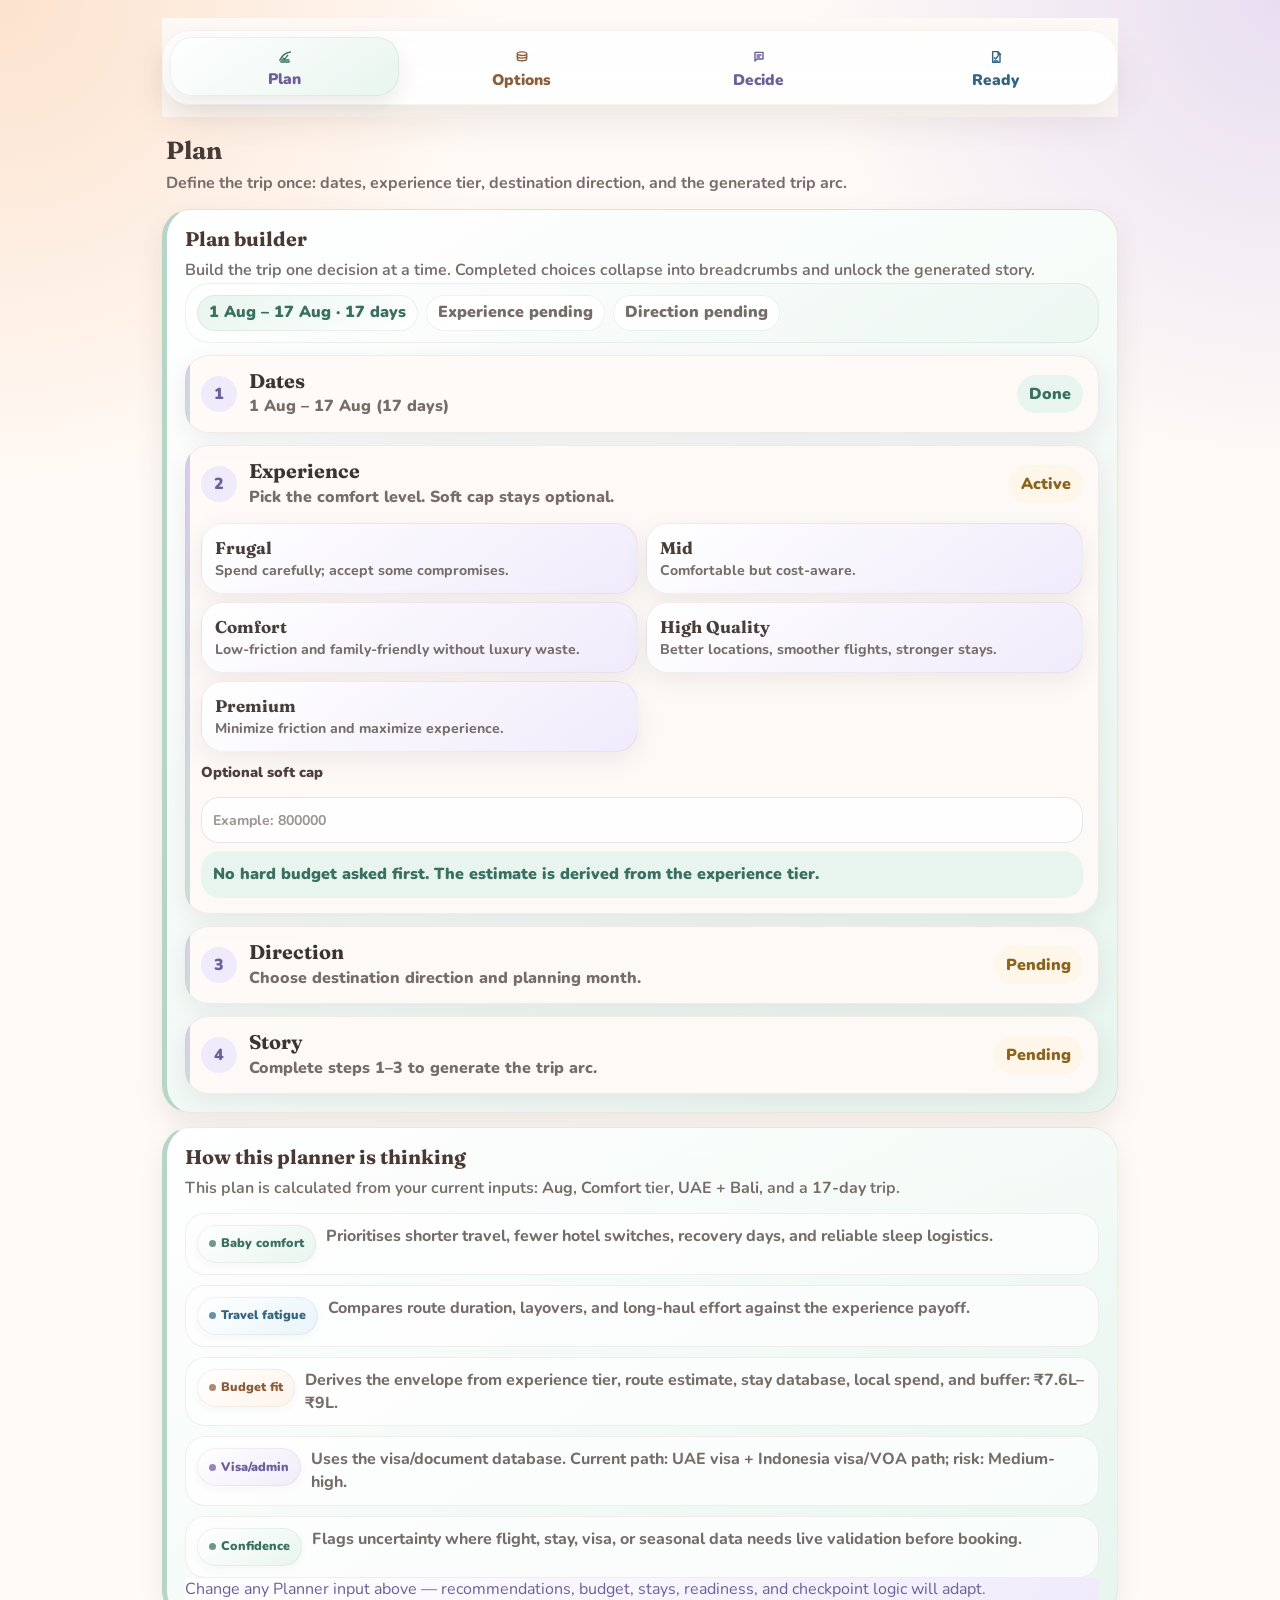
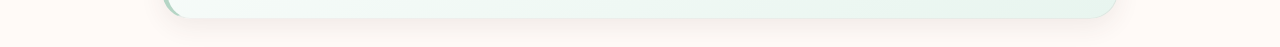
<file: august_family_honeymoon_dashboard_v46_5_full_qa_fix.html>
<!DOCTYPE html>

<html lang="en">
<head>
<meta charset="utf-8"/>
<meta content="width=device-width, initial-scale=1.0" name="viewport"/>
<title>August Family Honeymoon Plan · v46.5</title>
<link href="https://fonts.googleapis.com" rel="preconnect"/>
<link crossorigin="" href="https://fonts.gstatic.com" rel="preconnect"/>
<link href="https://fonts.googleapis.com/css2?family=Fraunces:opsz,wght@9..144,600;9..144,700&amp;family=Nunito:wght@400;500;600;700;800;900&amp;display=swap" rel="stylesheet"/>
<style>

    
    :root {
      --cream: #fffaf7;
      --surface: #ffffff;
      --ink: #3c3432;
      --muted: #766d69;
      --sage: #b5d5c5;
      --sage-light: #e8f5ef;
      --sage-text: #3a7060;
      --rose: #f2a8b8;
      --rose-light: #fde8ed;
      --rose-text: #9e3e52;
      --amber: #e8b86d;
      --amber-light: #fef6e8;
      --amber-text: #8a6520;
      --lav: #c9b8e8;
      --lav-light: #f0ebfb;
      --lav-text: #6e5e9a;
      --sky: #a8cfe0;
      --sky-light: #e8f4fa;
      --sky-text: #336580;
      --peach: #fad4b4;
      --peach-light: #fef3ea;
      --r-lg: 18px;
      --r-xl: 24px;
      --r-full: 999px;
      --shadow: 0 14px 35px rgba(74, 55, 47, 0.12);
      --shadow-soft: 0 8px 24px rgba(74, 55, 47, 0.08);
      --ease: 0.22s ease;
      --font-display: "Fraunces", Georgia, serif;
      --font-body: "Nunito", Arial, sans-serif;
      --font-ui: var(--font-body);
      --font-numeric: var(--font-body);
      --display: var(--font-display);
      --base: var(--font-body);

      
      --fs-hero: clamp(2rem, 7vw, 4rem);
      --fs-section: 1.55rem;
      --fs-card: 1.24rem;
      --fs-card-small: 1.06rem;
      --fs-stat: 1.15rem;
      --fs-budget-total: 1.42rem;
      --fs-body: 1rem;
      --fs-body-mobile: 0.94rem;
      --fs-body-small: 0.88rem;
      --fs-control: 0.96rem;
      --fs-button: 0.92rem;
      --fs-label: 0.86rem;
      --fs-field-label: 0.90rem;
      --fs-help: 0.82rem;
      --fs-chip: 0.78rem;
      --fs-chip-small: 0.76rem;
      --fs-micro: 0.72rem;
      --fs-tab: var(--fs-control);
      --fs-tab-mobile: var(--fs-button);
      --fs-tab-compact: var(--fs-label);
      --fs-caption: var(--fs-help);

      /* v46.5 QA compatibility aliases: keep older systems on canonical tokens. */
      --fs-body-sm: var(--fs-body-small);
      --type-ui: var(--fs-control);
      --type-ui-sm: var(--fs-chip);
      --type-label: var(--fs-label);
      --type-body-sm: var(--fs-body-small);
      --type-card-title: var(--fs-card);
      --type-card-title-sm: var(--fs-card-small);
      --line-body: 1.42;
      --line-tight: 1.15;
      --r-md: var(--r-lg);
      --space-chip-gap: var(--space-2);
      --space-field-gap: var(--space-2);
      --space-form-gap: var(--space-3);
      --space-component-gap: var(--space-3);
      --space-card-content: var(--space-3);
      --space-card-compact: var(--space-card-pad-dense);
      --space-card-dense: var(--space-card-pad-dense);
      --space-card-pad-sm: var(--space-3);
      --space-control-x: var(--space-3);
      --space-control-y: var(--space-2-5);
      --dyn-pct: 44%;
      --dyn-colour: var(--sky);

      /* Spacing system: layout rhythm uses 4px scale; optical tokens are reserved for micro alignment only. */
      --space-0: 0px;
      --space-hairline: 1px;
      --space-optical-1: 2px;
      --space-optical-2: 3px;
      --space-1: 4px;
      --space-optical-3: 5px;
      --space-1-5: 6px;
      --space-optical-4: 7px;
      --space-2: 8px;
      --space-optical-5: 9px;
      --space-2-5: 10px;
      --space-optical-6: 11px;
      --space-3: 12px;
      --space-optical-7: 13px;
      --space-3-5: 14px;
      --space-optical-8: 15px;
      --space-4: 16px;
      --space-optical-9: 17px;
      --space-4-5: 18px;
      --space-optical-10: 19px;
      --space-5: 20px;
      --space-optical-11: 21px;
      --space-5-5: 22px;
      --space-6: 24px;
      --space-6-5: 26px;
      --space-7: 28px;
      --space-7-5: 30px;
      --space-8: 32px;
      --space-page-bottom: var(--space-7);
      --space-shadow-y: 35px;
      --space-36px: 36px;
      --space-10: 40px;
      --space-touch-sm: 42px;
      --space-touch: 44px;
      --space-control: 46px;
      --space-12: 48px;
      --space-13: 52px;
      --space-16: 64px;
      --space-page-x: var(--space-3);
      --space-page-y: var(--space-2-5);
      --space-section-top: var(--space-4-5);
      --space-section-title-gap: var(--space-2);
      --space-section-sub-gap: var(--space-3-5);
      --space-grid-gap: var(--space-3-5);
      --space-card-gap: var(--space-3);
      --space-card-pad: var(--space-4);
      --space-card-pad-dense: var(--space-3);
      --space-card-pad-comfort: var(--space-4-5);
      --space-control-pad-y: var(--space-2-5);
      --space-control-pad-x: var(--space-3);
      --space-chip-pad-y: var(--space-optical-4);
      --space-chip-pad-x: var(--space-3);
      --space-stack-xs: var(--space-2);
      --space-stack-sm: var(--space-3);
      --space-stack-md: var(--space-4);
      --space-stack-lg: var(--space-6);

    }
    .stack-sm { gap: var(--space-stack-sm); }
    .stack-lg { gap: var(--space-stack-lg); }
    .pad-standard { padding: var(--space-card-pad); }

    * { box-sizing: border-box; }

    button, input, select, textarea {
      font: inherit;
      font-family: var(--font-ui);
    }

    body {
      margin: 0;
      font-family: var(--font-body);
      color: var(--ink);
      background:
        radial-gradient(circle at top left, rgba(250, 212, 180, 0.62), transparent 32rem),
        radial-gradient(circle at top right, rgba(201, 184, 232, 0.42), transparent 30rem),
        var(--cream);
    }

    .app {
      width: min(100%, 980px);
      margin: 0 auto;
      padding: var(--space-2-5) var(--space-3) var(--space-page-bottom);
    }

    

    

    

    

    

    

    h1 {
      margin: 0 0 var(--space-2-5);
      font-family: var(--font-display);
      font-size: var(--fs-hero);
      line-height: 0.98;
      letter-spacing: -0.04em;
    }



    .tabs-wrap {
      position: sticky;
      top: 0;
      z-index: 20;
      padding: var(--space-3) 0 var(--space-2-5);
      margin: var(--space-2-5) 0;
      background: linear-gradient(180deg, rgba(255,250,247,0.96), rgba(255,250,247,0.86));
      backdrop-filter: blur(14px);
    }

    .tabs {
      display: grid;
      grid-template-columns: repeat(7, 1fr);
      gap: var(--space-2);
      padding: var(--space-1-5);
      border-radius: 24px;
      background: rgba(255,255,255,0.78);
      box-shadow: var(--shadow-soft);
    }

    .tab-btn {
      min-height: 44px;
      border: 0;
      border-radius: 19px;
      background: transparent;
      color: var(--muted);
      font-family: var(--font-body);
      font-weight: 900;
      cursor: pointer;
      display: inline-flex;
      align-items: center;
      justify-content: center;
      transition: background var(--ease), color var(--ease), transform var(--ease);
    }

    .tab-btn:hover { transform: translateY(-1px); }
    .tab-btn.active { background: var(--lav-light); color: var(--lav-text); }


    .tab-radio {
      position: fixed;
      opacity: 0;
      pointer-events: none;
      width: 1px;
      height: 1px;
    }

    #tab-planner:checked ~ .tabs-wrap label[for="tab-planner"],
    #tab-story:checked ~ .tabs-wrap label[for="tab-story"],
    #tab-plan:checked ~ .tabs-wrap label[for="tab-plan"],
    #tab-stays:checked ~ .tabs-wrap label[for="tab-stays"],
    #tab-budget:checked ~ .tabs-wrap label[for="tab-budget"],
    #tab-ready:checked ~ .tabs-wrap label[for="tab-ready"],
    #tab-decisions:checked ~ .tabs-wrap label[for="tab-decisions"] {
      background: var(--lav-light);
      color: var(--lav-text);
    }

    #tab-planner:checked ~ #planner,
    #tab-story:checked ~ #story,
    #tab-plan:checked ~ #plan,
    #tab-stays:checked ~ #stays,
    #tab-budget:checked ~ #budget,
    #tab-ready:checked ~ #ready,
    #tab-decisions:checked ~ #decisions {
      display: block;
    }

    .panel { display: none; animation: enter var(--ease); }
    .panel.active { display: block; }

    @keyframes enter {
      from { opacity: 0; transform: translateY(8px); }
      to { opacity: 1; transform: translateY(0); }
    }

    .section-title {
      margin: var(--space-4-5) var(--space-1) var(--space-3);
      font-family: var(--font-display);
      font-size: var(--fs-section);
      line-height: 1.1;
      color: #483b38;
    }

    .section-sub {
      margin: calc(var(--space-1) * -1) var(--space-1) var(--space-3-5);
      color: var(--muted);
      font-weight: 700;
      line-height: 1.45;
    }

    .grid {
      display: grid;
      grid-template-columns: repeat(12, 1fr);
      gap: var(--space-3-5);
    }

    .card {
      grid-column: span 12;
      border-radius: 28px;
      background: var(--surface);
      box-shadow: var(--shadow-soft);
      padding: var(--space-4);
      border: 1px solid rgba(88, 68, 58, 0.08);
      overflow: hidden;
    }

    

    

    
    
    

    .span-6 { grid-column: span 6; }
    .span-4 { grid-column: span 4; }
    .span-8 { grid-column: span 8; }

    .card h3 {
      margin: 0 0 var(--space-2);
      font-family: var(--font-display);
      font-size: var(--fs-card);
      line-height: 1.15;
      color: #4a3833;
    }

    .card p {
      margin: 0;
      color: var(--muted);
      line-height: 1.48;
      font-weight: 650;
    }

    .tag-row { display: flex; flex-wrap: wrap; gap: var(--space-2); margin-top: var(--space-3-5); }
    .tag {
      display: inline-flex;
      align-items: center;
      min-height: 34px;
      padding: var(--space-optical-4) var(--space-3);
      border-radius: var(--r-full);
      font-weight: 900;
      font-size: var(--fs-chip);
      background: var(--peach-light);
      color: #8b5d38;
    }

    .tag.sage { background: var(--sage-light); color: var(--sage-text); }
    .tag.sky { background: var(--sky-light); color: var(--sky-text); }
    .tag.lav { background: var(--lav-light); color: var(--lav-text); }
    .tag.rose { background: var(--rose-light); color: var(--rose-text); }
    .tag.amber { background: var(--amber-light); color: var(--amber-text); }

    .flow-card { background: linear-gradient(145deg, #fff, #fff4ed); }

    .timeline {
      display: grid;
      grid-template-columns: repeat(5, 1fr);
      gap: var(--space-2-5);
      margin-top: var(--space-3-5);
    }

    .phase {
      min-height: 110px;
      border-radius: 24px;
      padding: var(--space-3-5);
      display: flex;
      flex-direction: column;
      justify-content: space-between;
    }

    .phase b { font-family: var(--font-display); font-size: var(--fs-body); }
    .phase span { font-size: var(--fs-chip-small); font-weight: 900; color: rgba(63,50,46,0.7); }
    .phase small { font-weight: 850; color: rgba(63,50,46,0.72); }

    .p-peach { background: var(--peach-light); }
    .p-sage { background: var(--sage-light); }
    .p-sky { background: var(--sky-light); }
    .p-lav { background: var(--lav-light); }
    .p-amber { background: var(--amber-light); }

    

    

    
    
    
    

    

    

    
    

    .bar-wrap { display: grid; gap: var(--space-3); margin-top: var(--space-3-5); }
    .bar-item strong { display: flex; justify-content: space-between; font-size: var(--fs-button); margin-bottom: var(--space-optical-4); }
    .bar { height: 16px; border-radius: var(--r-full); background: rgba(88,68,58,0.08); overflow: hidden; }
    

    .note {
      margin-top: var(--space-3-5);
      padding: var(--space-3-5);
      border-radius: 22px;
      background: var(--sage-light);
      color: var(--sage-text);
      font-weight: 850;
      line-height: 1.45;
    }

    

    

    @media (max-width: 760px) {
      .app { padding: var(--space-3) var(--space-2-5) var(--space-7); }
      
      
      
      .tabs { grid-template-columns: repeat(7, max-content); overflow-x: auto; justify-content: start; }
      .tab-btn { padding: 0 var(--space-3-5); }
      .span-6, .span-4, .span-8 { grid-column: span 12; }
      .timeline { grid-template-columns: 1fr; }
      .phase { min-height: 92px; }
      
      
    }

    @media (max-width: 760px) {
      
      
      h1 { font-size: clamp(1.92rem, 11vw, 3.2rem);  }
      .stat strong { margin-top: 0; font-size: var(--fs-control); }
      .tabs-wrap { padding: var(--space-2) 0 var(--space-2); margin: var(--space-optical-4) 0; }
      .tabs { scrollbar-width: none; }
      .tabs::-webkit-scrollbar { display: none; }
      .tab-btn { min-height: 46px; padding: 0 var(--space-optical-8); }
      .card { border-radius: 24px; padding: var(--space-optical-8); }
      .phase {
        min-height: auto;
        display: grid;
        grid-template-columns: 76px 1fr auto;
        align-items: center;
        gap: var(--space-2-5);
        padding: var(--space-3) var(--space-optical-7);
      }
      .phase small { justify-self: end; }
      .notes-area { min-height: 210px; font-size: var(--fs-body); }
    }


    

    

    

    

    

    

    

    

    


    
    .sketch-icon {
      width: 24px;
      height: 24px;
      stroke: currentColor;
      fill: none;
      stroke-width: 2.1;
      stroke-linecap: round;
      stroke-linejoin: round;
      flex: 0 0 auto;
    }

    .tab-btn {
      display: inline-flex;
      align-items: center;
      justify-content: center;
      gap: var(--space-optical-4);
    }

    .tab-label {
      font-size: var(--fs-micro);
      line-height: 1;
      font-weight: 950;
    }

    .tab-btn .sketch-icon {
      width: 22px;
      height: 22px;
    }

    @media (max-width: 760px) {
      .tab-btn {
        min-width: 64px;
        flex-direction: column;
        gap: var(--space-1);
        padding: var(--space-optical-4) var(--space-2-5);
      }

      .tab-label {
        font-size: var(--fs-tab-mobile);
      }

      .tab-btn .sketch-icon {
        width: 22px;
        height: 22px;
      }
    }


    .decision-hero {
      background: linear-gradient(145deg, #fff, var(--lav-light));
    }

    

    

    

    

    

    

    

    

    

    

    

    

    

    

    

    

    

    @media (max-width: 760px) {
      
      
    }


    
    .decision-layout {
      display: grid;
      gap: var(--space-3-5);
    }

    .decision-hero {
      background: linear-gradient(145deg, #fff, var(--lav-light));
    }

    .feeling-grid,
    .preference-grid {
      display: grid;
      grid-template-columns: repeat(2, 1fr);
      gap: var(--space-optical-5);
      margin-top: var(--space-3);
    }

    .choice-chip {
      min-height: 46px;
      border: 0;
      border-radius: 19px;
      padding: var(--space-2-5) var(--space-3);
      background: rgba(255,255,255,0.78);
      color: #554844;
      font-family: var(--font-body);
      font-weight: 950;
      text-align: left;
      box-shadow: inset 0 0 0 1px rgba(88,68,58,0.08);
    }

    .choice-chip:focus,
    .choice-chip:hover {
      outline: none;
      background: var(--peach-light);
    }

    .choice-chip.selected {
      background: var(--lav-light);
      color: var(--lav-text);
      box-shadow: inset 0 0 0 2px rgba(110,94,154,0.22);
    }

    .decision-fields {
      display: grid;
      gap: var(--space-3);
      margin-top: var(--space-3);
    }

    .field-card {
      padding: var(--space-optical-7);
      border-radius: 22px;
      background: rgba(255,250,247,0.92);
      box-shadow: inset 0 0 0 1px rgba(88,68,58,0.08);
    }

    .field-label {
      display: block;
      margin: 0 0 var(--space-optical-4);
      color: #4d403c;
      font-weight: 950;
      font-size: var(--fs-field-label);
      line-height: 1.2;
    }

    .field-help {
      display: block;
      margin-bottom: var(--space-optical-5);
      color: var(--muted);
      font-weight: 750;
      font-size: var(--fs-help);
      line-height: 1.35;
    }

    .notes-area,
    .notes-area.small {
      display: block;
      width: 100%;
      min-height: 112px;
      resize: vertical;
      border: 0;
      outline: 0;
      border-radius: 18px;
      padding: var(--space-3);
      margin: 0;
      background: #fff;
      box-shadow: inset 0 0 0 1px rgba(88, 68, 58, 0.12);
      font-family: var(--font-body);
      font-size: var(--fs-control);
      line-height: 1.42;
      color: var(--ink);
    }

    .notes-area::placeholder {
      color: rgba(118,109,105,0.74);
      font-family: var(--font-body);
      font-size: var(--fs-body-mobile);
      line-height: 1.35;
    }

    .decision-actions {
      position: sticky;
      bottom: var(--space-2);
      z-index: 10;
      display: grid;
      grid-template-columns: 1fr 1fr;
      gap: var(--space-2);
      margin-top: var(--space-3);
      padding: var(--space-optical-5);
      border-radius: 22px;
      background: rgba(255,250,247,0.92);
      backdrop-filter: blur(14px);
      box-shadow: var(--shadow-soft);
    }

    .decision-actions .action-btn,
    .decision-actions .import-label {
      width: 100%;
      min-height: 42px;
    }

    .decision-actions .save-state {
      grid-column: 1 / -1;
      text-align: center;
    }

    @media (max-width: 760px) {
      .feeling-grid,
      .preference-grid {
        grid-template-columns: 1fr;
      }

      .decision-actions {
        grid-template-columns: 1fr 1fr;
      }

      .notes-area,
      .notes-area.small {
        min-height: 104px;
      }
    }


    
    .decision-actions {
      position: static;
      display: grid;
      grid-template-columns: repeat(2, minmax(0, 1fr));
      gap: var(--space-2-5);
      margin-top: var(--space-3-5);
      padding: var(--space-3);
      border-radius: 24px;
      background: linear-gradient(145deg, rgba(255,250,247,0.96), rgba(240,235,251,0.72));
      box-shadow: inset 0 0 0 1px rgba(88,68,58,0.08);
      backdrop-filter: none;
    }

    .decision-actions .action-btn,
    .decision-actions .import-label {
      appearance: none;
      -webkit-appearance: none;
      width: 100%;
      min-height: 46px;
      border: 0;
      border-radius: 18px;
      padding: var(--space-2-5) var(--space-3);
      display: inline-flex;
      align-items: center;
      justify-content: center;
      font-family: var(--font-body);
      font-size: var(--fs-button);
      font-weight: 950;
      line-height: 1;
      text-align: center;
      cursor: pointer;
      background: #fff;
      color: #4f403c;
      box-shadow:
        inset 0 0 0 1px rgba(88,68,58,0.10),
        0 6px 16px rgba(74,55,47,0.06);
    }

    .decision-actions .action-btn.primary {
      background: var(--lav);
      color: #3f3460;
    }

    .decision-actions .action-btn.secondary,
    .decision-actions .import-label {
      background: var(--peach-light);
      color: #8b5d38;
    }

    .decision-actions .action-btn.danger {
      background: var(--rose-light);
      color: var(--rose-text);
    }

    .decision-actions .hidden-input,
    input.hidden-input {
      position: absolute;
      inline-size: 1px;
      block-size: 1px;
      opacity: 0;
      pointer-events: none;
      overflow: hidden;
      clip-path: inset(50%);
      white-space: nowrap;
    }

    .decision-actions .save-state {
      grid-column: 1 / -1;
      min-height: 32px;
      display: inline-flex;
      align-items: center;
      justify-content: center;
      border-radius: 16px;
      background: rgba(255,255,255,0.62);
      color: var(--muted);
      font-size: var(--fs-help);
      font-weight: 950;
    }

    @media (max-width: 420px) {
      .decision-actions {
        grid-template-columns: 1fr;
      }
    }


    
    .budget-summary {
      display: grid;
      grid-template-columns: 1fr;
      gap: var(--space-2-5);
      margin-top: var(--space-3-5);
      padding: var(--space-3-5);
      border-radius: 22px;
      background: linear-gradient(145deg, var(--peach-light), var(--lav-light));
    }

    .budget-summary span {
      color: var(--muted);
      font-weight: 900;
      font-size: var(--fs-chip);
      text-transform: uppercase;
      letter-spacing: 0.06em;
    }

    .budget-summary strong {
      font-family: var(--font-display);
      font-size: var(--fs-budget-total);
      line-height: 1.1;
      color: #493d39;
    }

    .budget-summary p {
      margin: 0;
      color: #5d514c;
      font-weight: 800;
      line-height: 1.42;
    }

    .budget-reasons {
      display: flex;
      flex-wrap: wrap;
      gap: var(--space-2);
      margin-top: var(--space-optical-7);
    }

    .budget-reason {
      display: inline-flex;
      align-items: center;
      min-height: 34px;
      padding: var(--space-optical-4) var(--space-optical-6);
      border-radius: var(--r-full);
      background: var(--sage-light);
      color: var(--sage-text);
      font-size: var(--fs-chip-small);
      font-weight: 950;
    }

    .budget-reason.up {
      background: var(--amber-light);
      color: var(--amber-text);
    }

    .budget-reason.down {
      background: var(--sage-light);
      color: var(--sage-text);
    }

    .budget-reason.neutral {
      background: var(--sky-light);
      color: var(--sky-text);
    }

    .bar-fill-dynamic {
      height: 100%;
      border-radius: inherit;
      width: var(--dyn-pct, 44%);
      background: var(--dyn-colour, var(--sky));
      transition: width var(--ease);
    }


    
    .budget-breakdown-card {
      background: linear-gradient(145deg, #fff, var(--sage-light));
    }

    .breakdown-list {
      display: grid;
      gap: var(--space-2-5);
      margin-top: var(--space-optical-7);
    }

    .breakdown-row {
      display: grid;
      grid-template-columns: 1fr auto;
      gap: var(--space-2-5);
      align-items: start;
      padding: var(--space-3);
      border-radius: 20px;
      background: rgba(255,255,255,0.78);
      box-shadow: inset 0 0 0 1px rgba(88,68,58,0.08);
    }

    .breakdown-row strong {
      display: block;
      color: #493d39;
      font-weight: 950;
      margin-bottom: var(--space-optical-2);
    }

    .breakdown-row span {
      display: block;
      color: var(--muted);
      font-weight: 750;
      line-height: 1.35;
      font-size: var(--fs-help);
    }

    .breakdown-amount {
      color: var(--sage-text);
      font-weight: 950;
      white-space: nowrap;
      text-align: right;
    }

    .flight-data-card {
      margin-top: var(--space-3);
      padding: var(--space-3);
      border-radius: 20px;
      background: var(--sky-light);
      color: var(--sky-text);
      font-weight: 850;
      line-height: 1.4;
    }

    .confidence-pill {
      display: inline-flex;
      min-height: 30px;
      align-items: center;
      padding: var(--space-1-5) var(--space-2-5);
      margin-top: var(--space-2);
      border-radius: var(--r-full);
      background: #fff;
      color: var(--sky-text);
      font-size: var(--fs-chip-small);
      font-weight: 950;
    }



    .flight-option-list {
      display: grid;
      gap: var(--space-2-5);
      margin-top: var(--space-3);
    }

    .flight-option-row {
      padding: var(--space-3);
      border-radius: 20px;
      background: rgba(255,255,255,0.80);
      box-shadow: inset 0 0 0 1px rgba(88,68,58,0.08);
    }

    .flight-option-row strong {
      display: flex;
      justify-content: space-between;
      gap: var(--space-2);
      color: #493d39;
      font-weight: 950;
      line-height: 1.25;
    }

    .flight-option-row span {
      display: block;
      margin-top: var(--space-optical-3);
      color: var(--muted);
      font-weight: 750;
      line-height: 1.34;
      font-size: var(--fs-help);
    }

    .flight-option-meta {
      display: flex;
      flex-wrap: wrap;
      gap: var(--space-1-5);
      margin-top: var(--space-2);
    }

    .flight-option-meta em {
      font-style: normal;
      min-height: 28px;
      display: inline-flex;
      align-items: center;
      padding: var(--space-optical-3) var(--space-optical-5);
      border-radius: var(--r-full);
      background: var(--lav-light);
      color: var(--lav-text);
      font-size: var(--fs-micro);
      font-weight: 950;
    }


    @media (max-width: 560px) {
      .breakdown-row { grid-template-columns: 1fr; }
      .breakdown-amount { text-align: left; }
    }


    
    .trip-vars-grid {
      display: grid;
      gap: var(--space-3);
      margin-top: var(--space-3);
    }

    .var-card {
      padding: var(--space-optical-7);
      border-radius: 22px;
      background: rgba(255,250,247,0.92);
      box-shadow: inset 0 0 0 1px rgba(88,68,58,0.08);
    }

    .date-row {
      display: grid;
      grid-template-columns: 1fr 1fr;
      gap: var(--space-2-5);
      margin-top: var(--space-2-5);
    }

    .date-field {
      display: grid;
      gap: var(--space-optical-4);
    }

    .date-field label,
    .var-label {
      color: #4d403c;
      font-weight: 950;
      font-size: var(--fs-label);
      line-height: 1.2;
    }

    .date-input {
      width: 100%;
      min-height: 46px;
      border: 0;
      border-radius: 18px;
      padding: var(--space-2-5) var(--space-3);
      background: #fff;
      color: var(--ink);
      box-shadow: inset 0 0 0 1px rgba(88,68,58,0.13);
      font-family: var(--font-body);
      font-size: var(--fs-control);
      font-weight: 850;
      outline: none;
    }

    .date-input:focus {
      box-shadow: inset 0 0 0 2px rgba(110,94,154,0.24);
    }

    .variable-summary {
      margin-top: var(--space-3);
      padding: var(--space-3);
      border-radius: 19px;
      background: var(--sage-light);
      color: var(--sage-text);
      font-weight: 900;
      line-height: 1.4;
    }

    .destination-mode-grid {
      display: grid;
      grid-template-columns: repeat(2, 1fr);
      gap: var(--space-optical-5);
      margin-top: var(--space-2-5);
    }

    @media (max-width: 560px) {
      .date-row,
      .destination-mode-grid {
        grid-template-columns: 1fr;
      }
    }


    
    .planner-module {
      background: linear-gradient(145deg, #fff, var(--sky-light));
    }

    .month-strip {
      display: flex;
      gap: var(--space-2);
      overflow-x: auto;
      padding: var(--space-1) var(--space-optical-1) var(--space-2);
      margin-top: var(--space-3);
      scrollbar-width: none;
    }

    .month-strip::-webkit-scrollbar {
      display: none;
    }

    .month-chip {
      min-height: 42px;
      border: 0;
      border-radius: var(--r-full);
      padding: var(--space-optical-5) var(--space-3-5);
      background: rgba(255,255,255,0.82);
      color: var(--muted);
      font-family: var(--font-body);
      font-weight: 950;
      white-space: nowrap;
      box-shadow: inset 0 0 0 1px rgba(88,68,58,0.08);
    }

    .month-chip.active {
      background: var(--sky);
      color: #234b60;
      box-shadow: inset 0 0 0 2px rgba(51,101,128,0.14);
    }

    .destination-board {
      display: grid;
      gap: var(--space-2-5);
      margin-top: var(--space-3);
    }

    .destination-card {
      padding: var(--space-optical-7);
      border-radius: 22px;
      background: rgba(255,250,247,0.94);
      box-shadow: inset 0 0 0 1px rgba(88,68,58,0.08);
    }

    .destination-card-head {
      display: grid;
      grid-template-columns: 1fr auto;
      gap: var(--space-2-5);
      align-items: start;
      margin-bottom: var(--space-2);
    }

    .destination-card h4 {
      margin: 0;
      font-family: var(--font-display);
      font-size: var(--fs-card-small);
      line-height: 1.15;
      color: #493d39;
    }

    .destination-card p {
      margin: 0;
      color: var(--muted);
      font-weight: 750;
      line-height: 1.38;
    }

    .fit-score {
      min-height: 34px;
      display: inline-flex;
      align-items: center;
      justify-content: center;
      padding: var(--space-optical-4) var(--space-2-5);
      border-radius: var(--r-full);
      background: var(--sage-light);
      color: var(--sage-text);
      font-size: var(--fs-chip-small);
      font-weight: 950;
      white-space: nowrap;
    }

    .fit-score.medium {
      background: var(--amber-light);
      color: var(--amber-text);
    }

    .destination-meta {
      display: flex;
      flex-wrap: wrap;
      gap: var(--space-optical-4);
      margin-top: var(--space-2-5);
    }

    .destination-meta span {
      min-height: 30px;
      display: inline-flex;
      align-items: center;
      padding: var(--space-1-5) var(--space-2-5);
      border-radius: var(--r-full);
      background: #fff;
      color: var(--muted);
      font-size: var(--fs-micro);
      font-weight: 900;
      box-shadow: inset 0 0 0 1px rgba(88,68,58,0.08);
    }

    


    


    
    .tier-grid { display: grid; gap: var(--space-2-5); margin-top: var(--space-3); }
    .tier-card {
      border: 0; width: 100%; text-align: left; border-radius: 22px; padding: var(--space-optical-7);
      background: rgba(255,255,255,0.82); color: var(--ink); font-family: var(--font-body);
      box-shadow: inset 0 0 0 1px rgba(88,68,58,0.08); cursor: pointer;
    }
    .tier-card strong { display: block; font-family: var(--font-display); font-size: var(--fs-card-small); color: #493d39; margin-bottom: var(--space-optical-2); }
    .tier-card span { display: block; color: var(--muted); font-weight: 750; line-height: 1.35; font-size: var(--fs-body-small); }
    .tier-card.selected { background: var(--lav-light); box-shadow: inset 0 0 0 2px rgba(110,94,154,0.22); }
    .cap-row { display: grid; grid-template-columns: 1fr; gap: var(--space-2); margin-top: var(--space-3); }
    .cap-input {
      width: 100%; min-height: 46px; border: 0; border-radius: 18px; padding: var(--space-2-5) var(--space-3);
      background: #fff; color: var(--ink); box-shadow: inset 0 0 0 1px rgba(88,68,58,0.13);
      font-family: var(--font-body); font-size: var(--fs-control); font-weight: 850; outline: none;
    }
    .cap-note { padding: var(--space-3); border-radius: 19px; background: var(--amber-light); color: var(--amber-text); font-weight: 900; line-height: 1.4; }
    .cap-note.ok { background: var(--sage-light); color: var(--sage-text); }


    
    .recommendation-module {
      background: linear-gradient(145deg, #fff, var(--lav-light));
    }

    .recommendation-context {
      margin-top: var(--space-3);
      padding: var(--space-optical-7);
      border-radius: 21px;
      background: rgba(255,255,255,0.74);
      color: #584b47;
      font-weight: 850;
      line-height: 1.42;
      box-shadow: inset 0 0 0 1px rgba(88,68,58,0.08);
    }

    .recommendation-stack {
      display: grid;
      gap: var(--space-3);
      margin-top: var(--space-optical-7);
    }

    .recommendation-card {
      padding: var(--space-3-5);
      border-radius: 24px;
      background: rgba(255,250,247,0.94);
      box-shadow:
        inset 0 0 0 1px rgba(88,68,58,0.08),
        0 8px 20px rgba(74,55,47,0.06);
    }

    .recommendation-head {
      display: grid;
      grid-template-columns: 1fr auto;
      gap: var(--space-2-5);
      align-items: start;
    }

    .recommendation-head h4 {
      margin: 0;
      font-family: var(--font-display);
      font-size: var(--fs-card);
      line-height: 1.12;
      color: #493d39;
    }

    .fit-badge {
      min-height: 36px;
      display: inline-flex;
      align-items: center;
      justify-content: center;
      padding: var(--space-optical-4) var(--space-optical-6);
      border-radius: var(--r-full);
      background: var(--sage-light);
      color: var(--sage-text);
      font-size: var(--fs-chip);
      font-weight: 950;
      white-space: nowrap;
    }

    .fit-badge.medium {
      background: var(--amber-light);
      color: var(--amber-text);
    }

    .recommendation-tagline {
      margin-top: var(--space-optical-4);
      color: #5d514c;
      font-weight: 900;
      line-height: 1.35;
    }

    .reason-grid {
      display: grid;
      gap: var(--space-2);
      margin-top: var(--space-3);
    }

    .reason-block {
      padding: var(--space-optical-6);
      border-radius: 18px;
      background: #fff;
      box-shadow: inset 0 0 0 1px rgba(88,68,58,0.07);
    }

    .reason-block strong {
      display: block;
      color: #493d39;
      font-weight: 950;
      font-size: var(--fs-help);
      margin-bottom: var(--space-optical-3);
    }

    .reason-block ul {
      margin: 0;
      padding-left: var(--space-optical-9);
      color: var(--muted);
      font-weight: 750;
      line-height: 1.38;
    }

    .reason-block li + li {
      margin-top: var(--space-1);
    }

    .recommendation-meta {
      display: grid;
      grid-template-columns: repeat(2, minmax(0, 1fr));
      gap: var(--space-2);
      margin-top: var(--space-3);
    }

    .meta-pill {
      padding: var(--space-2-5) var(--space-optical-6);
      border-radius: 18px;
      background: var(--sky-light);
      color: var(--sky-text);
      font-weight: 950;
      line-height: 1.25;
      font-size: var(--fs-help);
    }

    .meta-pill span {
      display: block;
      margin-top: var(--space-optical-1);
      color: rgba(51,101,128,0.82);
      font-weight: 800;
      font-size: var(--fs-chip-small);
    }

    .recommendation-actions {
      display: grid;
      grid-template-columns: 1fr 1fr;
      gap: var(--space-2);
      margin-top: var(--space-3);
    }

    .rec-btn {
      min-height: 42px;
      border: 0;
      border-radius: 18px;
      padding: var(--space-optical-5) var(--space-3);
      background: var(--lav);
      color: #3f3460;
      font-family: var(--font-body);
      font-weight: 950;
      cursor: pointer;
    }

    .rec-btn.secondary {
      background: var(--peach-light);
      color: #8b5d38;
    }

    .shortlist-strip {
      display: flex;
      flex-wrap: wrap;
      gap: var(--space-2);
      margin-top: var(--space-3);
    }

    .shortlist-chip {
      min-height: 34px;
      display: inline-flex;
      align-items: center;
      padding: var(--space-optical-4) var(--space-optical-6);
      border-radius: var(--r-full);
      background: var(--sage-light);
      color: var(--sage-text);
      font-weight: 950;
      font-size: var(--fs-chip-small);
    }

    @media (max-width: 560px) {
      .recommendation-meta,
      .recommendation-actions {
        grid-template-columns: 1fr;
      }

      .recommendation-head {
        grid-template-columns: 1fr;
      }

      .fit-badge {
        width: fit-content;
      }
    }


    


    .planner-intelligence-list,
    .visa-doc-list {
      display: grid;
      gap: var(--space-2-5);
      margin-top: var(--space-3);
    }

    .planner-intelligence-row,
    .visa-doc-row {
      display: grid;
      grid-template-columns: auto 1fr;
      gap: var(--space-2-5);
      align-items: start;
      padding: var(--space-3);
      border-radius: 20px;
      background: rgba(255,255,255,0.72);
      box-shadow: inset 0 0 0 1px rgba(88,68,58,0.08);
    }

    .planner-intelligence-row span,
    .visa-doc-row span {
      color: var(--muted);
      font-weight: 750;
      line-height: 1.42;
    }

    .planner-intelligence-note,

    .domain-pill.domain-admin { background: linear-gradient(145deg, #fff, var(--lav-light)); color: var(--lav-text); }
    .domain-pill.domain-budget { background: linear-gradient(145deg, #fff, var(--peach-light)); color: #8b5d38; }
    .domain-pill.domain-risk { background: linear-gradient(145deg, #fff, var(--amber-light)); color: var(--amber-text); }
    .domain-pill.domain-risk.low { background: linear-gradient(145deg, #fff, var(--rose-light)); color: var(--rose-text); }

    .stay-db-summary {
      background: linear-gradient(145deg, #fff, var(--sage-light) 52%, var(--sky-light));
    }
    .stay-option-list {
      display: grid;
      gap: var(--space-3);
      margin-top: var(--space-3);
    }
    .stay-option-row {
      --row-a: var(--sage-light);
      --row-b: var(--sky-light);
      padding: var(--space-optical-7);
      border-radius: 22px;
      background:
        linear-gradient(145deg, rgba(255,255,255,0.96), rgba(255,250,247,0.90)),
        linear-gradient(145deg, var(--row-a), var(--row-b));
      box-shadow:
        inset 0 0 0 1px rgba(88,68,58,0.08),
        0 8px 20px rgba(74,55,47,0.05);
    }
    .stay-option-row.tier-premium { --row-a: var(--lav-light); --row-b: var(--peach-light); }
    .stay-option-row.tier-comfort { --row-a: var(--sage-light); --row-b: var(--sky-light); }
    .stay-option-row strong {
      display: flex;
      justify-content: space-between;
      gap: var(--space-2-5);
      font-family: var(--font-display);
      color: #493d39;
      line-height: 1.15;
    }
    .stay-option-row strong small {
      min-height: 30px;
      display: inline-flex;
      align-items: center;
      padding: var(--space-1-5) var(--space-2-5);
      border-radius: var(--r-full);
      font-family: var(--font-body);
      color: var(--sage-text);
      background: var(--sage-light);
      font-weight: 950;
      white-space: nowrap;
    }
    .stay-option-row p {
      margin-top: var(--space-optical-4);
    }
    .stay-option-meta {
      display: flex;
      flex-wrap: wrap;
      gap: var(--space-optical-4);
      margin-top: var(--space-2-5);
    }
    .domain-pill {
      min-height: 32px;
      display: inline-flex;
      align-items: center;
      gap: var(--space-optical-3);
      padding: var(--space-optical-4) var(--space-2-5);
      border-radius: var(--r-full);
      font-style: normal;
      font-weight: 950;
      font-size: var(--fs-micro);
      line-height: 1;
      box-shadow:
        inset 0 0 0 1px rgba(88,68,58,0.07),
        0 3px 10px rgba(74,55,47,0.04);
    }
    .domain-pill::before {
      content: "";
      width: 7px;
      height: 7px;
      border-radius: 999px;
      background: currentColor;
      opacity: 0.72;
    }
    .domain-pill.domain-country { background: linear-gradient(145deg, #fff, var(--sky-light)); color: var(--sky-text); }
    .domain-pill.domain-tier { background: linear-gradient(145deg, #fff, var(--lav-light)); color: var(--lav-text); }
    .domain-pill.domain-nights { background: linear-gradient(145deg, #fff, var(--peach-light)); color: #8b5d38; }
    .domain-pill.domain-baby { background: linear-gradient(145deg, #fff, var(--sage-light)); color: var(--sage-text); }
    .domain-pill.domain-honeymoon { background: linear-gradient(145deg, #fff, var(--rose-light)); color: var(--rose-text); }
    .domain-pill.domain-location { background: linear-gradient(145deg, #fff, var(--sky-light)); color: var(--sky-text); }
    .domain-pill.domain-confidence { background: linear-gradient(145deg, #fff, var(--sage-light)); color: var(--sage-text); }
    .domain-pill.domain-confidence.medium { background: linear-gradient(145deg, #fff, var(--amber-light)); color: var(--amber-text); }
    .domain-pill.domain-confidence.low { background: linear-gradient(145deg, #fff, var(--rose-light)); color: var(--rose-text); }
    .stay-badge {
      display: inline-flex;
      align-items: center;
      min-height: 36px;
      padding: var(--space-2) var(--space-3);
      border-radius: var(--r-full);
      background: linear-gradient(145deg, var(--amber-light), var(--lav-light));
      color: var(--lav-text);
      font-weight: 950;
      font-size: var(--fs-chip-small);
      margin-top: var(--space-2-5);
      line-height: 1.25;
    }
    .stay-badge.risk-high {
      background: linear-gradient(145deg, var(--rose-light), var(--amber-light));
      color: var(--rose-text);
    }
    .stay-badge.risk-medium {
      background: linear-gradient(145deg, var(--amber-light), var(--lav-light));
      color: var(--amber-text);
    }
    .stay-badge.risk-low {
      background: linear-gradient(145deg, var(--sage-light), var(--sky-light));
      color: var(--sage-text);
    }


    
    
    
    
    
    
    
    
    


    
    
    
    .domain-card-baby { background: linear-gradient(145deg, #fff, var(--sage-light)); }
    .domain-card-honeymoon { background: linear-gradient(145deg, #fff, var(--rose-light)); }
    .domain-card-budget { background: linear-gradient(145deg, #fff, var(--peach-light)); }
    .domain-card-risk { background: linear-gradient(145deg, #fff, var(--amber-light)); }
    .domain-card-admin { background: linear-gradient(145deg, #fff, var(--lav-light)); }

    .tag, .budget-reason, .confidence-pill, .destination-meta span, .flight-option-meta em, .meta-pill, .fit-badge, .shortlist-chip{
      background: linear-gradient(145deg, #fff, var(--peach-light));
      color: #8b5d38;
      box-shadow: inset 0 0 0 1px rgba(88,68,58,0.07), 0 3px 10px rgba(74,55,47,0.035);
    }

    .tag::before, .budget-reason::before, .confidence-pill::before, .destination-meta span::before, .flight-option-meta em::before, .fit-badge::before, .shortlist-chip::before{
      content: "";
      width: 7px;
      height: 7px;
      margin-right: var(--space-1-5);
      border-radius: 999px;
      background: currentColor;
      opacity: 0.72;
      flex: 0 0 auto;
    }

    .domain-route, .tag.sky, .confidence-pill.domain-route, .flight-option-meta em.domain-route, .destination-meta span.domain-route, .meta-pill.domain-route { background: linear-gradient(145deg, #fff, var(--sky-light)); color: var(--sky-text); }
    .domain-stay, .tag.lav, .flight-option-meta em.domain-stay, .destination-meta span.domain-stay, .meta-pill.domain-stay { background: linear-gradient(145deg, #fff, var(--lav-light)); color: var(--lav-text); }
    .domain-baby, .tag.sage, .destination-meta span.domain-baby, .meta-pill.domain-baby { background: linear-gradient(145deg, #fff, var(--sage-light)); color: var(--sage-text); }
    .domain-honeymoon, .tag.rose, .destination-meta span.domain-honeymoon, .meta-pill.domain-honeymoon { background: linear-gradient(145deg, #fff, var(--rose-light)); color: var(--rose-text); }
    .domain-budget, .tag.peach, .budget-reason.down, .flight-option-meta em.domain-budget, .destination-meta span.domain-budget, .meta-pill.domain-budget { background: linear-gradient(145deg, #fff, var(--peach-light)); color: #8b5d38; }
    .domain-risk, .tag.amber, .budget-reason.up, .flight-option-meta em.domain-risk, .destination-meta span.domain-risk, .meta-pill.domain-risk { background: linear-gradient(145deg, #fff, var(--amber-light)); color: var(--amber-text); }
    .domain-admin, .destination-meta span.domain-admin, .meta-pill.domain-admin { background: linear-gradient(145deg, #fff, var(--lav-light)); color: var(--lav-text); }
    .domain-confidence, .budget-reason.neutral, .confidence-pill, .fit-badge { background: linear-gradient(145deg, #fff, var(--sage-light)); color: var(--sage-text); }
    .domain-confidence.medium, .fit-badge.medium { background: linear-gradient(145deg, #fff, var(--amber-light)); color: var(--amber-text); }
    .domain-confidence.low { background: linear-gradient(145deg, #fff, var(--rose-light)); color: var(--rose-text); }

    .meta-pill { display: block; }
    .meta-pill::before { content: none; }
    .meta-pill span::before { content: ""; width: 6px; height: 6px; border-radius: 999px; background: currentColor; display: inline-flex; margin-right: var(--space-optical-3); opacity: 0.72; }
    .breakdown-row { border-left: var(--space-optical-3) solid rgba(88,68,58,0.10); }
    .breakdown-row.domain-route { border-left-color: var(--sky); background: linear-gradient(145deg, #fff, var(--sky-light)); }
    .breakdown-row.domain-stay { border-left-color: var(--lav); background: linear-gradient(145deg, #fff, var(--lav-light)); }
    .breakdown-row.domain-honeymoon { border-left-color: var(--rose); background: linear-gradient(145deg, #fff, var(--rose-light)); }
    .breakdown-row.domain-risk { border-left-color: var(--amber); background: linear-gradient(145deg, #fff, var(--amber-light)); }
    .flight-data-card { background: linear-gradient(145deg, #fff, var(--sky-light)); color: var(--sky-text); }
    


    
    @media (max-width: 760px) {
      :root {
        --fs-section: 1.46rem;
        --fs-card: 1.18rem;
        --fs-card-small: 1.04rem;
        --fs-body: 0.98rem;
        --fs-control: 0.96rem;
        --fs-chip: 0.76rem;
        --fs-micro: 0.70rem;
        --space-page-x: var(--space-2-5);
        --space-page-y: var(--space-3);
        --space-grid-gap: var(--space-3);
        --space-card-pad: var(--space-3-5);
        --space-card-pad-dense: var(--space-3);
        --space-section-top: var(--space-3-5);
      }
    }




    
    :root {
      --card-radius-standard: 28px;
      --card-radius-inner: 22px;
      --card-pad-compact: var(--space-card-pad-dense);
      --card-pad-standard: var(--space-card-pad);
      --card-pad-comfort: var(--space-card-pad-comfort);
      --card-pad-immersive: var(--space-5-5);
      --card-border-soft: rgba(88,68,58,0.08);
      --card-shadow-standard: var(--shadow-soft);
      --card-shadow-lift: 0 12px 28px rgba(74,55,47,0.10);
    }

    .card, .destination-card, .recommendation-card, .stay-option-row, .flight-option-row, .breakdown-row, .reason-block, .field-card, .var-card, .tier-card {
      position: relative;
      border: 1px solid var(--card-border-soft);
      box-shadow: var(--card-shadow-standard);
      overflow: hidden;
    }

    .card::after,
    .destination-card::after,
    .recommendation-card::after,
    .stay-option-row::after,
    .flight-option-row::after,
    .breakdown-row::after {
      content: "";
      position: absolute;
      inset: 0;
      pointer-events: none;
      border-radius: inherit;
      background: linear-gradient(180deg, rgba(255,255,255,0.30), transparent 42%);
      opacity: 0.72;
    }

    .card > *,
    .destination-card > *,
    .recommendation-card > *,
    .stay-option-row > *,
    .flight-option-row > *,
    .breakdown-row > * {
      position: relative;
      z-index: 1;
    }

    .card-emphasis-primary { box-shadow: var(--card-shadow-lift); border-color: rgba(88,68,58,0.12); }
    
    .card-density-compact { padding: var(--card-pad-compact); }
    .card-density-comfort { padding: var(--card-pad-comfort); }
    

    .card-domain-planner{ background: linear-gradient(145deg, #fff, var(--sage-light)); border-left: var(--space-optical-3) solid var(--sage); }
    .card-domain-story{ background: linear-gradient(145deg, #fff, var(--rose-light)); border-left: var(--space-optical-3) solid var(--rose); }
    .card-domain-plan{ background: linear-gradient(145deg, #fff, var(--amber-light)); border-left: var(--space-optical-3) solid var(--amber); }
    .card-domain-route{ background: linear-gradient(145deg, #fff, var(--sky-light)); border-left: var(--space-optical-3) solid var(--sky); }
    .card-domain-stay{ background: linear-gradient(145deg, #fff, var(--lav-light)); border-left: var(--space-optical-3) solid var(--lav); }
    .card-domain-baby, .domain-card-baby { background: linear-gradient(145deg, #fff, var(--sage-light)); border-left: var(--space-optical-3) solid var(--sage); }
    .card-domain-honeymoon, .domain-card-honeymoon { background: linear-gradient(145deg, #fff, var(--rose-light)); border-left: var(--space-optical-3) solid var(--rose); }
    .card-domain-budget, .domain-card-budget { background: linear-gradient(145deg, #fff, var(--peach-light)); border-left: var(--space-optical-3) solid var(--peach); }
    .card-domain-risk, .domain-card-risk { background: linear-gradient(145deg, #fff, var(--amber-light)); border-left: var(--space-optical-3) solid var(--amber); }
    .card-domain-admin, .domain-card-admin { background: linear-gradient(145deg, #fff, var(--lav-light)); border-left: var(--space-optical-3) solid var(--lav); }
    .card-domain-decision{ background: linear-gradient(145deg, #fff, var(--lav-light)); border-left: var(--space-optical-3) solid var(--lav); }
    .card-domain-confidence{ background: linear-gradient(145deg, #fff, var(--sage-light)); border-left: var(--space-optical-3) solid var(--sage); }

    .recommendation-module { background: linear-gradient(145deg, #fff, var(--rose-light)); }
    .planner-module { background: linear-gradient(145deg, #fff, var(--sage-light)); }
    .stay-db-summary { background: linear-gradient(145deg, #fff, var(--lav-light)); }
    .budget-breakdown-card { background: linear-gradient(145deg, #fff, var(--peach-light)); }
    .destination-card { background: linear-gradient(145deg, #fff, var(--sage-light)); border-left: var(--space-optical-3) solid var(--sage); }
    .recommendation-card { background: linear-gradient(145deg, #fff, var(--rose-light)); border-left: var(--space-optical-3) solid var(--rose); }
    .reason-block:first-child { background: linear-gradient(145deg, #fff, var(--sage-light)); }
    .reason-block:nth-child(2) { background: linear-gradient(145deg, #fff, var(--amber-light)); }
    .var-card, .field-card { background: linear-gradient(145deg, #fff, var(--sage-light)); }
    .tier-card{ background: linear-gradient(145deg, #fff, var(--lav-light)); }
    .flight-option-row { background: linear-gradient(145deg, #fff, var(--sky-light)); border-left: var(--space-optical-3) solid var(--sky); }
    .stay-option-row { border-left-width: 5px; border-left-style: solid; }
    .stay-option-row.tier-comfort { background: linear-gradient(145deg, #fff, var(--sage-light)); border-left-color: var(--sage); }
    .stay-option-row.tier-premium { background: linear-gradient(145deg, #fff, var(--lav-light)); border-left-color: var(--lav); }
    .stay-option-row.tier-highQuality { background: linear-gradient(145deg, #fff, var(--rose-light)); border-left-color: var(--rose); }

    @media (max-width: 760px) {
      
      .card-emphasis-primary { box-shadow: var(--shadow-soft); }
    }


    
    :root {
      --icon-xs: 16px;
      --icon-sm: 20px;
      --icon-md: 24px;
      --icon-lg: 32px;
      --icon-xl: 42px;
      --icon-stroke: 2.1;
    }

    .planner-icon, .sketch-icon{
      width: var(--icon-md);
      height: var(--icon-md);
      stroke: currentColor;
      fill: none;
      stroke-width: var(--icon-stroke);
      stroke-linecap: round;
      stroke-linejoin: round;
      flex: 0 0 auto;
    }
    .icon-size-sm { --icon-md: var(--icon-sm); }
    .icon-size-lg { --icon-md: var(--icon-lg); }

    

    
    

    .icon-domain-planner { color: var(--sage-text); background: linear-gradient(145deg, #fff, var(--sage-light)); }
    .icon-domain-story { color: var(--rose-text); background: linear-gradient(145deg, #fff, var(--rose-light)); }
    .icon-domain-plan { color: var(--amber-text); background: linear-gradient(145deg, #fff, var(--amber-light)); }
    .icon-domain-stay { color: var(--lav-text); background: linear-gradient(145deg, #fff, var(--lav-light)); }
    .icon-domain-budget { color: #8b5d38; background: linear-gradient(145deg, #fff, var(--peach-light)); }
    .icon-domain-ready{ color: var(--sky-text); background: linear-gradient(145deg, #fff, var(--sky-light)); }
    .icon-domain-decision { color: var(--lav-text); background: linear-gradient(145deg, #fff, var(--lav-light)); }
    .icon-domain-baby { color: var(--sage-text); background: linear-gradient(145deg, #fff, var(--sage-light)); }
    .icon-domain-risk { color: var(--amber-text); background: linear-gradient(145deg, #fff, var(--amber-light)); }

    .tab-btn .sketch-icon {
      width: 22px;
      height: 22px;
      padding: var(--space-optical-2);
      border-radius: 11px;
      background: currentColor;
      background: transparent;
    }

    .tab-btn[for="tab-planner"] { color: var(--sage-text); }
    .tab-btn[for="tab-story"] { color: var(--rose-text); }
    .tab-btn[for="tab-plan"] { color: var(--amber-text); }
    .tab-btn[for="tab-stays"] { color: var(--lav-text); }
    .tab-btn[for="tab-budget"] { color: #8b5d38; }
    .tab-btn[for="tab-ready"] { color: var(--sky-text); }
    .tab-btn[for="tab-decisions"] { color: var(--lav-text); }

    #tab-planner:checked ~ .tabs-wrap label[for="tab-planner"],
    #tab-story:checked ~ .tabs-wrap label[for="tab-story"],
    #tab-plan:checked ~ .tabs-wrap label[for="tab-plan"],
    #tab-stays:checked ~ .tabs-wrap label[for="tab-stays"],
    #tab-budget:checked ~ .tabs-wrap label[for="tab-budget"],
    #tab-ready:checked ~ .tabs-wrap label[for="tab-ready"],
    #tab-decisions:checked ~ .tabs-wrap label[for="tab-decisions"] {
      box-shadow: inset 0 0 0 2px rgba(88,68,58,0.06), 0 6px 16px rgba(74,55,47,0.06);
    }

    #tab-planner:checked ~ .tabs-wrap label[for="tab-planner"] { background: linear-gradient(145deg, #fff, var(--sage-light)); }
    #tab-story:checked ~ .tabs-wrap label[for="tab-story"] { background: linear-gradient(145deg, #fff, var(--rose-light)); }
    #tab-plan:checked ~ .tabs-wrap label[for="tab-plan"] { background: linear-gradient(145deg, #fff, var(--amber-light)); }
    #tab-stays:checked ~ .tabs-wrap label[for="tab-stays"] { background: linear-gradient(145deg, #fff, var(--lav-light)); }
    #tab-budget:checked ~ .tabs-wrap label[for="tab-budget"] { background: linear-gradient(145deg, #fff, var(--peach-light)); }
    #tab-ready:checked ~ .tabs-wrap label[for="tab-ready"] { background: linear-gradient(145deg, #fff, var(--sky-light)); }
    #tab-decisions:checked ~ .tabs-wrap label[for="tab-decisions"] { background: linear-gradient(145deg, #fff, var(--lav-light)); }

    
    
    
    
    

  

    /* v35 + v35.1 Action system
      Purpose: every interactive control belongs to one expressive action category.
      Categories: primary, secondary, ghost, utility, danger, selectable, tab.
      v35.1 adds subtle movement, focus rings, pressed states, selected emphasis and touch-friendly rhythm.
    */
    :root {
      --action-height-sm: 34px;
      --action-height-md: 42px;
      --action-height-lg: 46px;
      --action-radius: 18px;
      --action-radius-soft: 20px;
      --action-shadow: 0 8px 18px rgba(74,55,47,0.07);
      --action-shadow-hover: 0 12px 24px rgba(74,55,47,0.10);
      --action-ring: 0 0 0 3px rgba(110,94,154,0.18);
      --action-press-y: 1px;
      --action-lift-y: -1px;
    }

    .btn,
    .rec-btn,
    .action-btn,
    .import-label {
      appearance: none;
      -webkit-appearance: none;
      min-height: var(--action-height-md);
      border: 0;
      border-radius: var(--action-radius);
      padding: var(--space-optical-5) var(--space-3);
      display: inline-flex;
      align-items: center;
      justify-content: center;
      gap: var(--space-2);
      font-family: var(--font-ui);
      font-size: var(--fs-control);
      font-weight: 950;
      line-height: 1;
      text-align: center;
      text-decoration: none;
      cursor: pointer;
      user-select: none;
      -webkit-tap-highlight-color: transparent;
      transform: translateY(0) scale(1);
      transition:
        transform var(--ease),
        box-shadow var(--ease),
        background var(--ease),
        color var(--ease),
        opacity var(--ease),
        filter var(--ease);
      box-shadow: var(--action-shadow), inset 0 0 0 1px rgba(88,68,58,0.08);
    }

    .btn:hover,
    .rec-btn:hover,
    .action-btn:hover,
    .import-label:hover {
      transform: translateY(var(--action-lift-y));
      box-shadow: var(--action-shadow-hover), inset 0 0 0 1px rgba(88,68,58,0.10);
    }

    .btn:active,
    .rec-btn:active,
    .action-btn:active,
    .import-label:active {
      transform: translateY(var(--action-press-y)) scale(0.99);
      box-shadow: inset 0 0 0 1px rgba(88,68,58,0.12);
    }

    .btn:focus-visible,
    .rec-btn:focus-visible,
    .action-btn:focus-visible,
    .import-label:focus-visible,
    .choice-chip:focus-visible,
    .tier-card:focus-visible,
    .month-chip:focus-visible,
    .tab-btn:focus-visible {
      outline: none;
      box-shadow: var(--action-ring), var(--action-shadow-hover), inset 0 0 0 1px rgba(88,68,58,0.10);
    }

    .btn:disabled,
    .rec-btn:disabled,
    .action-btn:disabled {
      cursor: not-allowed;
      opacity: 0.52;
      transform: none;
      box-shadow: inset 0 0 0 1px rgba(88,68,58,0.08);
    }

    .btn-primary,
    .rec-btn:not(.secondary),
    .action-btn.primary {
      background: linear-gradient(145deg, var(--lav), var(--lav-light));
      color: #3f3460;
    }

    .btn-secondary,
    .rec-btn.secondary,
    .action-btn.secondary,
    .import-label {
      background: linear-gradient(145deg, var(--peach-light), #fff8f1);
      color: #8b5d38;
    }

    .btn-utility {
      background: linear-gradient(145deg, var(--sky-light), #fff);
      color: var(--sky-text);
    }

    .btn-danger,
    .action-btn.danger {
      background: linear-gradient(145deg, var(--rose-light), #fff2f5);
      color: var(--rose-text);
    }

    .action-btn.secondary#importNotes,
    .decision-actions .import-label {
      background: linear-gradient(145deg, var(--sky-light), #fff);
      color: var(--sky-text);
    }

    .choice-chip,
    .tier-card,
    .month-chip {
      position: relative;
      cursor: pointer;
      user-select: none;
      -webkit-tap-highlight-color: transparent;
      transform: translateY(0) scale(1);
      transition:
        transform var(--ease),
        box-shadow var(--ease),
        background var(--ease),
        color var(--ease),
        filter var(--ease);
    }

    .choice-chip:hover,
    .tier-card:hover,
    .month-chip:hover {
      transform: translateY(var(--action-lift-y));
      box-shadow: var(--action-shadow-hover), inset 0 0 0 1px rgba(88,68,58,0.10);
    }

    .choice-chip:active,
    .tier-card:active,
    .month-chip:active {
      transform: translateY(var(--action-press-y)) scale(0.99);
    }

    .choice-chip.selected,
    .tier-card.selected,
    .month-chip.active {
      background: linear-gradient(145deg, var(--lav-light), #fff);
      color: var(--lav-text);
      box-shadow: inset 0 0 0 2px rgba(110,94,154,0.22), var(--action-shadow);
    }

    .choice-chip.selected::after,
    .tier-card.selected::after,
    .month-chip.active::after {
      content: "";
      position: absolute;
      inline-size: var(--space-optical-4);
      block-size: var(--space-optical-4);
      inset-block-start: var(--space-2);
      inset-inline-end: var(--space-2);
      border-radius: var(--r-full);
      background: var(--lav-text);
      box-shadow: 0 0 0 var(--space-optical-2) rgba(201,184,232,0.34);
    }

    .tab-btn {
      position: relative;
      isolation: isolate;
      transition:
        transform var(--ease),
        background var(--ease),
        color var(--ease),
        box-shadow var(--ease);
    }

    .tab-btn:hover {
      transform: translateY(var(--action-lift-y));
      box-shadow: inset 0 0 0 1px rgba(88,68,58,0.06);
    }

    #tab-planner:checked ~ .tabs-wrap label[for="tab-planner"],
    #tab-story:checked ~ .tabs-wrap label[for="tab-story"],
    #tab-plan:checked ~ .tabs-wrap label[for="tab-plan"],
    #tab-stays:checked ~ .tabs-wrap label[for="tab-stays"],
    #tab-budget:checked ~ .tabs-wrap label[for="tab-budget"],
    #tab-ready:checked ~ .tabs-wrap label[for="tab-ready"],
    #tab-decisions:checked ~ .tabs-wrap label[for="tab-decisions"] {
      box-shadow: var(--action-shadow), inset 0 0 0 1px rgba(110,94,154,0.14);
    }

    .recommendation-actions,
    .decision-actions {
      align-items: stretch;
    }

    .decision-actions .action-btn,
    .decision-actions .import-label,
    .recommendation-actions .rec-btn {
      width: 100%;
    }

    @media (prefers-reduced-motion: reduce) {
      .btn,
      .rec-btn,
      .action-btn,
      .import-label,
      .choice-chip,
      .tier-card,
      .month-chip,
      .tab-btn {
        transition: none;
        transform: none !important;
      }
    }

  

    /* v43 Canonical Form/Input System
      Purpose: one field/control model for dates, budget cap and notes.
      Removed unused select/input-cluster aliases; form feedback remains available for validation output.
    */
    :root {
      --control-height-sm: 42px;
      --control-height-md: 46px;
      --control-height-lg: 52px;
      --control-pad-x: var(--space-control-x);
      --control-pad-y: var(--space-control-y);
      --control-radius: var(--r-lg);
      --control-bg: rgba(255, 255, 255, 0.92);
      --control-bg-hover: #ffffff;
      --control-border: rgba(88, 68, 58, 0.13);
      --control-border-focus: rgba(110, 94, 154, 0.42);
      --control-shadow: inset 0 0 0 1px var(--control-border);
      --control-shadow-focus: inset 0 0 0 2px var(--control-border-focus), 0 0 0 4px rgba(201,184,232,0.18);
      --control-shadow-valid: inset 0 0 0 2px rgba(58,112,96,0.28), 0 0 0 4px rgba(232,245,239,0.85);
      --control-shadow-invalid: inset 0 0 0 2px rgba(158,62,82,0.34), 0 0 0 4px rgba(253,232,237,0.9);
      --control-placeholder: rgba(118,109,105,0.72);
    }

    .field-card,
    .var-card,
    .date-field,
    .cap-row { position: relative; }

    .field-label,
    .date-field label,
    .var-label {
      display: inline-flex;
      align-items: center;
      gap: var(--space-chip-gap);
      margin: 0 0 var(--space-field-gap);
      color: #4d403c;
      font-family: var(--font-ui);
      font-size: var(--fs-field-label);
      font-weight: 950;
      line-height: 1.2;
    }

    .field-help,
    .form-help {
      display: block;
      margin: calc(var(--space-field-gap) * -0.35) 0 var(--space-field-gap);
      color: var(--muted);
      font-family: var(--font-body);
      font-size: var(--fs-caption);
      font-weight: 760;
      line-height: 1.38;
    }

    .date-input,
    .cap-input,
    .notes-area,
    .notes-area.small {
      appearance: none;
      -webkit-appearance: none;
      width: 100%;
      border: 0;
      border-radius: var(--control-radius);
      background: var(--control-bg);
      color: var(--ink);
      box-shadow: var(--control-shadow);
      font-family: var(--font-body);
      font-size: var(--fs-body);
      font-weight: 850;
      line-height: 1.42;
      outline: none;
      transition: background var(--ease), box-shadow var(--ease), transform var(--ease);
    }

    .date-input,
    .cap-input {
      min-height: var(--control-height-md);
      padding: var(--control-pad-y) var(--control-pad-x);
    }

    .notes-area,
    .notes-area.small {
      min-height: 112px;
      padding: var(--space-card-pad-sm);
      resize: vertical;
    }

    .notes-area::placeholder,
    .cap-input::placeholder,
    .date-input::placeholder {
      color: var(--control-placeholder);
      font-family: var(--font-body);
      font-size: var(--fs-body-sm);
      font-weight: 720;
    }

    .date-input:hover,
    .cap-input:hover,
    .notes-area:hover { background: var(--control-bg-hover); }

    .date-input:focus,
    .cap-input:focus,
    .notes-area:focus {
      background: #fff;
      box-shadow: var(--control-shadow-focus);
    }

    .date-input.is-filled,
    .cap-input.is-filled,
    .notes-area.is-filled { background: #fff; }

    .date-input.is-valid,
    .cap-input.is-valid,
    .notes-area.is-valid { box-shadow: var(--control-shadow-valid); }

    .date-input.is-invalid,
    .cap-input.is-invalid,
    .notes-area.is-invalid { box-shadow: var(--control-shadow-invalid); }

    .form-feedback {
      display: none;
      margin-top: var(--space-field-gap);
      padding: var(--space-2) var(--space-3);
      border-radius: var(--r-md);
      font-family: var(--font-ui);
      font-size: var(--fs-caption);
      font-weight: 900;
      line-height: 1.35;
    }

    .form-feedback.is-visible { display: block; }
    .form-feedback.is-info { background: var(--sky-light); color: var(--sky-text); }
    .form-feedback.is-success { background: var(--sage-light); color: var(--sage-text); }
    .form-feedback.is-warning { background: var(--amber-light); color: var(--amber-text); }
    .form-feedback.is-error { background: var(--rose-light); color: var(--rose-text); }

    .field-card:focus-within,
    .var-card:focus-within { box-shadow: inset 0 0 0 1px rgba(110,94,154,0.18); }

    input[type="date"].date-input::-webkit-calendar-picker-indicator {
      opacity: 0.72;
      cursor: pointer;
    }

    input[type="number"].cap-input::-webkit-outer-spin-button,
    input[type="number"].cap-input::-webkit-inner-spin-button { margin: 0; }

    .hidden-input,
    input.hidden-input {
      position: absolute;
      inline-size: 1px;
      block-size: 1px;
      opacity: 0;
      pointer-events: none;
      overflow: hidden;
      clip-path: inset(50%);
      white-space: nowrap;
    }

    @media (max-width: 760px) {
      :root {
        --control-height-md: 48px;
      }

      .notes-area,
      .notes-area.small {
        min-height: 118px;
      }
    }


    /* Scenario exploration system
      Purpose: structured Plan B inputs that influence recommendation ranking.
      Domains: month (planner), backup destination (route/stay), fallback strategy (risk/baby/confidence).
    */
    .scenario-grid {
      display: grid;
      gap: var(--space-form-gap);
      margin-top: var(--space-component-gap);
    }

    .scenario-group {
      display: grid;
      gap: var(--space-chip-gap);
      padding: var(--space-card-compact);
      border-radius: var(--r-lg);
      background: rgba(255, 250, 247, 0.72);
      box-shadow: inset 0 0 0 1px rgba(88, 68, 58, 0.08);
    }

    .scenario-label {
      color: #4d403c;
      font-weight: 950;
      font-size: var(--type-label);
      line-height: var(--line-tight);
    }

    .scenario-chip-grid {
      display: flex;
      flex-wrap: wrap;
      gap: var(--space-chip-gap);
    }

    .scenario-output {
      margin-top: var(--space-component-gap);
      padding: var(--space-card-compact);
      border-radius: var(--r-lg);
      background: linear-gradient(145deg, rgba(255,255,255,0.82), var(--sky-light));
      color: #584b47;
      font-weight: 850;
      line-height: var(--line-body);
      box-shadow: inset 0 0 0 1px rgba(88,68,58,0.08);
    }

    .scenario-output[hidden] { display: none; }


    /* Decision signal system
      Purpose: replace large free-text note blocks with engine-readable family decision signals.
    */
    .decision-signal-grid {
      display: grid;
      gap: var(--space-form-gap);
      margin-top: var(--space-card-content);
    }

    .signal-group {
      padding: var(--space-card-dense);
      border-radius: var(--r-xl);
      background: linear-gradient(145deg, rgba(255,255,255,0.86), rgba(255,250,247,0.72));
      box-shadow: inset 0 0 0 1px rgba(88,68,58,0.08);
    }

    .signal-label {
      display: block;
      color: var(--ink);
      font-family: var(--font-ui);
      font-size: var(--type-ui);
      font-weight: 950;
      margin-bottom: var(--space-optical-2);
    }

    .signal-output {
      margin-top: var(--space-card-content);
      padding: var(--space-card-dense);
      border-radius: var(--r-xl);
      background: linear-gradient(145deg, var(--sage-light), var(--sky-light));
      color: var(--sage-text);
      font-weight: 900;
      line-height: 1.42;
    }

    .compact-note-field {
      margin-top: var(--space-card-content);
    }


    /* v42.1 Chip System
      Purpose: all chips must be responsive, domain-aware, and mobile-safe.
      Rule: chips may wrap, grids may reflow, and no chip should force horizontal overflow.
    */
    :root {
      --chip-min-block: 38px;
      --chip-pad-y: var(--space-2);
      --chip-pad-x: var(--space-3);
      --chip-gap: var(--space-2);
      --chip-radius: var(--r-full);
      --chip-font-size: var(--type-ui-sm);
      --chip-line-height: 1.2;
    }

    .tag,
    .domain-pill,
    .meta-pill,
    .fit-badge,
    .fit-score,
    .month-chip,
    .choice-chip,
    .shortlist-chip,
    .budget-reason {
      max-inline-size: 100%;
      overflow-wrap: anywhere;
      word-break: normal;
      white-space: normal;
      line-height: var(--chip-line-height);
    }

    .choice-chip,
    .month-chip,
    .tag,
    .domain-pill,
    .shortlist-chip,
    .budget-reason {
      min-block-size: var(--chip-min-block);
      padding: var(--chip-pad-y) var(--chip-pad-x);
      border-radius: var(--chip-radius);
      font-size: var(--chip-font-size);
    }

    .scenario-chip-grid,

    .scenario-chip-grid .choice-chip,

    .signal-group {
      display: grid;
      gap: var(--space-2);
      align-items: start;
      overflow: hidden;
    }

    .signal-label,
    .field-help {
      min-inline-size: 0;
      max-inline-size: 100%;
      overflow-wrap: anywhere;
    }

    .choice-chip.selected::after,
    .tier-card.selected::after,
    .month-chip.active::after {
      inline-size: var(--space-optical-3);
      block-size: var(--space-optical-3);
      inset-block-start: var(--space-1-5);
      inset-inline-end: var(--space-1-5);
    }

    @media (max-width: 560px) {
      :root {
        --chip-min-block: 36px;
        --chip-pad-y: var(--space-2);
        --chip-pad-x: var(--space-2-5);
        --chip-font-size: clamp(0.78rem, 3.55vw, 0.92rem);
      }

      .scenario-chip-grid .choice-chip,

      .choice-chip {
        font-weight: 900;
      }
    }


    /* v42.2 Decide Matrix System
      Purpose: the decision signal area should feel like a compact control panel, not nested cards.
      Rules: no card-domain side borders inside signal groups, two-column mobile-safe chip matrix,
      clear header rhythm, and zero label/border collisions.
    */
    #decisionSignalsCard {
      overflow: visible;
    }

    #decisionSignalsCard > p {
      max-inline-size: 44rem;
    }

    #decisionSignalsCard .decision-signal-grid {
      gap: var(--space-4);
      margin-top: var(--space-4);
    }

    #decisionSignalsCard .signal-group {
      --signal-accent: var(--lav);
      --signal-bg: var(--lav-light);
      position: relative;
      display: grid;
      gap: var(--space-3);
      padding: var(--space-4);
      border: 1px solid rgba(88, 68, 58, 0.08);
      border-left: 0;
      border-radius: var(--r-xl);
      background:
        linear-gradient(145deg, rgba(255,255,255,0.94), rgba(255,250,247,0.78)),
        var(--signal-bg);
      box-shadow: 0 8px 20px rgba(74,55,47,0.045);
      overflow: hidden;
    }

    #decisionSignalsCard .signal-group::before {
      content: "";
      position: absolute;
      inset-block: var(--space-3);
      inset-inline-start: 0;
      inline-size: var(--space-optical-3);
      border-radius: 0 var(--r-full) var(--r-full) 0;
      background: var(--signal-accent);
    }

    #decisionSignalsCard .signal-group.card-domain-baby {
      --signal-accent: var(--sage);
      --signal-bg: var(--sage-light);
    }

    #decisionSignalsCard .signal-group.card-domain-risk {
      --signal-accent: var(--amber);
      --signal-bg: var(--amber-light);
    }

    #decisionSignalsCard .signal-group.card-domain-budget {
      --signal-accent: var(--peach);
      --signal-bg: var(--peach-light);
    }

    #decisionSignalsCard .signal-label {
      margin: 0;
      padding-inline-start: var(--space-2);
      font-size: var(--type-card-title-sm);
      line-height: var(--line-tight);
      letter-spacing: -0.01em;
    }

    #decisionSignalsCard .field-help {
      margin: calc(-1 * var(--space-2)) 0 0;
      padding-inline-start: var(--space-2);
      font-size: var(--type-body-sm);
      line-height: var(--line-body);
      color: var(--muted);
      font-weight: 750;
    }

    #decisionSignalsCard .choice-chip {
      inline-size: 100%;
      min-inline-size: 0;
      min-block-size: 44px;
      justify-content: flex-start;
      align-items: center;
      padding: var(--space-2) var(--space-3);
      text-align: left;
      font-size: clamp(0.82rem, 3.25vw, 0.96rem);
      line-height: 1.15;
      border-radius: var(--r-lg);
    }

    #decisionSignalsCard .choice-chip.selected {
      transform: none;
    }

    #decisionSignalsCard .choice-chip.selected::after {
      inset-block-start: var(--space-1);
      inset-inline-end: var(--space-1);
    }

    #decisionSignalsCard .signal-output {
      margin-top: var(--space-4);
      padding: var(--space-3);
      border-radius: var(--r-lg);
      font-size: var(--type-body-sm);
      line-height: var(--line-body);
    }

    @media (max-width: 560px) {
      #decisionSignalsCard {
        padding-inline: var(--space-4);
      }

      #decisionSignalsCard .decision-signal-grid {
        gap: var(--space-3);
      }

      #decisionSignalsCard .signal-group {
        padding: var(--space-3);
        gap: var(--space-2);
      }

      #decisionSignalsCard .signal-group::before {
        inset-block: var(--space-2);
      }

      #decisionSignalsCard .choice-chip {
        min-block-size: 42px;
        padding: var(--space-2) var(--space-2-5);
        font-size: clamp(0.78rem, 3.15vw, 0.9rem);
      }
    }

    @media (max-width: 390px) {
    }

  


    body.planner-not-ready #options .decision-layout,
    body.planner-not-ready #decisions .decision-layout,
    body.planner-not-ready #ready .grid {
      display: none;
    }
    body.planner-not-ready #options .section-sub::after,
    body.planner-not-ready #decisions .section-sub::after,
    body.planner-not-ready #ready .section-sub::after {
      content: " Complete the Plan tab first.";
      color: var(--amber-text);
      font-weight: 950;
    }

    /* v44 tab consolidation: Plan · Options · Decide · Ready */
    .tabs { grid-template-columns: repeat(4, 1fr); }
    #tab-options:checked ~ .tabs-wrap label[for="tab-options"] {
      background: linear-gradient(145deg, #fff, var(--peach-light));
      color: #8b5d38;
    }
    #tab-options:checked ~ #options { display: block; }
    .tab-btn[for="tab-options"] { color: #8b5d38; }
    #tab-planner:checked ~ .tabs-wrap label[for="tab-planner"] { background: linear-gradient(145deg, #fff, var(--sage-light)); }
    #planJourneyCard .grid, #optionsStayCard .grid { margin-block-start: var(--space-4); }
    #optionsBudgetCard > .grid { margin-block-start: var(--space-4); }
    

    /* v44.1 tab bar beautification: 4-tab mobile-first navigation */
    .tabs-wrap {
      padding-block: var(--space-3);
      margin-block: var(--space-2) var(--space-5);
    }

    .tabs {
      grid-template-columns: repeat(4, minmax(0, 1fr));
      gap: var(--space-2);
      padding: var(--space-2);
      border-radius: 28px;
      background: rgba(255, 255, 255, 0.86);
      box-shadow: 0 16px 36px rgba(74, 55, 47, 0.10), inset 0 0 0 1px rgba(88, 68, 58, 0.06);
      overflow: visible;
    }

    .tab-btn {
      min-width: 0;
      min-height: 56px;
      padding: var(--space-2) var(--space-2);
      border-radius: 22px;
      flex-direction: column;
      gap: var(--space-1);
      text-align: center;
      line-height: 1;
      touch-action: manipulation;
    }

    .tab-btn .sketch-icon,
    .tab-btn .planner-icon {
      width: 22px;
      height: 22px;
    }

    .tab-label {
      max-width: 100%;
      overflow: hidden;
      text-overflow: ellipsis;
      white-space: nowrap;
      font-size: var(--fs-tab);
      font-weight: 950;
      line-height: 1.08;
    }

    .tab-btn:hover {
      transform: translateY(-1px);
    }

    #tab-planner:checked ~ .tabs-wrap label[for="tab-planner"],
    #tab-options:checked ~ .tabs-wrap label[for="tab-options"],
    #tab-decisions:checked ~ .tabs-wrap label[for="tab-decisions"],
    #tab-ready:checked ~ .tabs-wrap label[for="tab-ready"] {
      box-shadow: 0 10px 24px rgba(74, 55, 47, 0.10), inset 0 0 0 1px rgba(88, 68, 58, 0.08);
      transform: translateY(-1px);
    }

    @media (max-width: 760px) {
      .tabs-wrap {
        padding-block: var(--space-2);
        margin-block: var(--space-2) var(--space-4);
      }

      .tabs {
        grid-template-columns: repeat(4, minmax(0, 1fr));
        justify-content: stretch;
        overflow: visible;
        gap: var(--space-1-5);
        padding: var(--space-1-5);
        scrollbar-width: none;
      }

      .tab-btn {
        min-height: 56px;
        min-width: 44px;
        padding: var(--space-2) var(--space-1);
        border-radius: 20px;
        gap: var(--space-1);
      }

      .tab-label {
        font-size: var(--fs-tab-mobile);
      }
    }

    @media (max-width: 390px) {
      .tab-btn {
        min-height: 52px;
        border-radius: 18px;
      }

      .tab-btn .sketch-icon,
      .tab-btn .planner-icon {
        width: 20px;
        height: 20px;
      }

      .tab-label {
        font-size: var(--fs-tab-compact);
      }
    }


    /* v45 Guided Plan Builder
      Purpose: remove Plan-tab horizontal/cognitive overflow by collecting one decision at a time.
      Pattern: breadcrumb summary + collapsible step cards. Only the active step exposes controls.
    */
    .plan-builder {
      display: grid;
      gap: var(--space-card-gap);
    }

    .plan-breadcrumbs {
      display: flex;
      flex-wrap: wrap;
      gap: var(--space-chip-gap);
      padding: var(--space-3);
      border-radius: var(--r-xl);
      background: linear-gradient(145deg, rgba(255,255,255,0.88), rgba(232,245,239,0.66));
      box-shadow: inset 0 0 0 1px rgba(88,68,58,0.08);
    }

    .plan-crumb {
      min-height: 36px;
      display: inline-flex;
      align-items: center;
      max-width: 100%;
      padding: var(--space-2) var(--space-3);
      border-radius: var(--r-full);
      background: #fff;
      color: var(--muted);
      font-weight: 950;
      line-height: 1.15;
      box-shadow: inset 0 0 0 1px rgba(88,68,58,0.08);
    }

    .plan-crumb.complete {
      background: linear-gradient(145deg, var(--sage-light), #fff);
      color: var(--sage-text);
    }

    .plan-step {
      position: relative;
      overflow: hidden;
      border-radius: var(--r-xl);
      background: rgba(255,250,247,0.86);
      box-shadow: inset 0 0 0 1px rgba(88,68,58,0.08), var(--shadow-soft);
    }

    .plan-step::before {
      content: "";
      position: absolute;
      inset: 0 auto 0 0;
      width: 5px;
      background: linear-gradient(180deg, var(--lav), var(--sage));
      opacity: 0.72;
    }

    .plan-step-head {
      width: 100%;
      display: grid;
      grid-template-columns: auto 1fr auto;
      align-items: center;
      gap: var(--space-3);
      min-height: 64px;
      padding: var(--space-4);
      border: 0;
      background: transparent;
      color: inherit;
      font: inherit;
      text-align: left;
    }

    .step-number {
      width: 36px;
      height: 36px;
      display: inline-flex;
      align-items: center;
      justify-content: center;
      border-radius: var(--r-full);
      background: var(--lav-light);
      color: var(--lav-text);
      font-weight: 950;
    }

    .plan-step-title {
      display: grid;
      gap: var(--space-1);
      min-width: 0;
    }

    .plan-step-title strong {
      font-family: var(--font-display);
      font-size: var(--type-card-title);
      line-height: 1.1;
      color: var(--ink);
    }

    .plan-step-title span {
      color: var(--muted);
      font-weight: 850;
      line-height: 1.28;
    }

    .step-state {
      min-height: 34px;
      display: inline-flex;
      align-items: center;
      justify-content: center;
      padding: var(--space-2) var(--space-3);
      border-radius: var(--r-full);
      background: var(--amber-light);
      color: var(--amber-text);
      font-weight: 950;
      white-space: nowrap;
    }

    .plan-step.complete .step-state {
      background: var(--sage-light);
      color: var(--sage-text);
    }

    .plan-step-body {
      display: none;
      padding: 0 var(--space-4) var(--space-4) var(--space-4);
    }

    .plan-step.active .plan-step-body {
      display: block;
    }

    .plan-step .date-row,
    .plan-step .destination-mode-grid,
    .plan-step .tier-grid,
    .plan-step .cap-row {
      margin-top: 0;
    }

    .plan-builder .tier-grid,
    .plan-builder .destination-mode-grid,
    .plan-builder .month-strip {
      display: grid;
      grid-template-columns: repeat(2, minmax(0, 1fr));
      gap: var(--space-2);
      overflow: visible;
      padding: 0;
    }

    .plan-builder .tier-card,
    .plan-builder .choice-chip,
    .plan-builder .month-chip {
      width: 100%;
      min-width: 0;
      justify-content: flex-start;
      white-space: normal;
    }

    .plan-story-unlocked {
      display: none;
    }

    body.planner-ready .plan-story-unlocked {
      display: block;
    }

    @media (max-width: 560px) {
      .plan-step-head {
        grid-template-columns: auto 1fr;
      }

      .step-state {
        grid-column: 2;
        width: fit-content;
      }

      .plan-builder .tier-grid,
      .plan-builder .destination-mode-grid,
      .plan-builder .month-strip {
        grid-template-columns: 1fr;
      }

      .plan-breadcrumbs {
        display: grid;
        grid-template-columns: 1fr;
      }
    }


    /* v46.4 Options decision surface
      Purpose: convert Options from dashboard sections into one progressive decision surface.
      Pattern: existing recommendation-card + reason-grid + meta-pill primitives; no horizontal scroll.
    */
    .options-decision-surface {
      gap: var(--space-card-gap);
    }

    .options-sticky-context {
      position: sticky;
      top: calc(var(--space-13) + var(--space-4));
      z-index: 4;
      display: flex;
      flex-wrap: wrap;
      align-items: center;
      justify-content: space-between;
      gap: var(--space-2);
      margin-bottom: var(--space-3);
      padding: var(--space-3);
      border-radius: var(--r-xl);
      background: rgba(255, 255, 255, 0.88);
      color: var(--muted);
      font-weight: 950;
      line-height: 1.25;
      box-shadow: inset 0 0 0 1px rgba(88,68,58,0.08), var(--shadow-soft);
      backdrop-filter: blur(12px);
    }

    .options-sticky-context a {
      color: #8b5d38;
      text-decoration: none;
      font-weight: 950;
    }

    .recommendation-card.option-card-v46 {
      transition: transform var(--ease), box-shadow var(--ease), background var(--ease);
    }

    .option-card-toggle {
      width: 100%;
      border: 0;
      padding: 0;
      background: transparent;
      color: inherit;
      font: inherit;
      text-align: left;
      cursor: pointer;
    }

    .option-card-toggle:focus-visible {
      outline: none;
      border-radius: var(--r-lg);
      box-shadow: var(--action-ring);
    }

    .recommendation-card.option-card-v46:active {
      transform: translateY(var(--action-press-y)) scale(0.995);
    }

    .recommendation-card.option-card-v46.expanded {
      background: linear-gradient(145deg, #fff, var(--rose-light));
      box-shadow: var(--card-shadow-lift);
    }

    .recommendation-card.option-card-v46.shortlisted {
      box-shadow: inset 0 0 0 2px rgba(58,112,96,0.18), var(--card-shadow-standard);
    }

    .recommendation-card.option-card-v46.compare-selected {
      box-shadow: inset 0 0 0 2px rgba(110,94,154,0.26), var(--card-shadow-lift);
    }

    .option-signal-row,
    .timeline-strip,
    .budget-driver-row {
      display: flex;
      flex-wrap: wrap;
      gap: var(--space-2);
      margin-top: var(--space-3);
      min-width: 0;
    }

    .option-signal-row .tag {
      min-height: 32px;
    }

    .option-detail {
      display: none;
      margin-top: var(--space-3);
      padding-top: var(--space-3);
      border-top: 1px solid rgba(88,68,58,0.08);
    }

    .recommendation-card.expanded .option-detail {
      display: grid;
      gap: var(--space-3);
      animation: enter var(--ease);
    }

    .option-detail-section {
      padding: var(--space-3);
      border-radius: var(--r-lg);
      background: rgba(255,255,255,0.72);
      box-shadow: inset 0 0 0 1px rgba(88,68,58,0.07);
    }

    .option-detail-section strong {
      display: block;
      color: #493d39;
      font-weight: 950;
      margin-bottom: var(--space-2);
    }

    .timeline-strip {
      margin-top: 0;
      align-items: center;
    }

    .timeline-segment {
      min-height: 44px;
      display: inline-flex;
      align-items: center;
      gap: var(--space-1-5);
      padding: var(--space-2) var(--space-3);
      border-radius: var(--r-lg);
      background: linear-gradient(145deg, #fff, var(--sky-light));
      color: var(--sky-text);
      font-weight: 950;
      line-height: 1.15;
      max-width: 100%;
      overflow-wrap: anywhere;
      box-shadow: inset 0 0 0 1px rgba(88,68,58,0.07);
    }

    .timeline-arrow {
      color: var(--muted);
      font-weight: 950;
    }

    .budget-mini-block {
      padding: var(--space-3);
      border-radius: var(--r-lg);
      background: linear-gradient(145deg, var(--peach-light), #fff);
      box-shadow: inset 0 0 0 1px rgba(88,68,58,0.07);
    }

    .budget-mini-block span {
      display: block;
      color: var(--muted);
      font-size: var(--fs-chip);
      font-weight: 950;
      text-transform: uppercase;
      letter-spacing: 0.04em;
    }

    .budget-mini-block b {
      display: block;
      margin-top: var(--space-1);
      font-family: var(--font-display);
      font-size: var(--fs-budget-total);
      color: #493d39;
      line-height: 1.1;
    }

    .explore-more-card {
      border: 0;
      width: 100%;
      min-height: 46px;
      border-radius: 20px;
      padding: var(--space-3);
      background: linear-gradient(145deg, #fff, var(--peach-light));
      color: #8b5d38;
      font-family: var(--font-body);
      font-weight: 950;
      cursor: pointer;
      box-shadow: var(--action-shadow), inset 0 0 0 1px rgba(88,68,58,0.08);
    }

    .compare-panel-v46 {
      position: sticky;
      bottom: var(--space-2);
      z-index: 8;
      margin-top: var(--space-3);
      background: rgba(255,250,247,0.94);
      backdrop-filter: blur(14px);
      box-shadow: var(--shadow-soft);
    }

    .compare-panel-v46 .recommendation-actions {
      margin-top: var(--space-2);
    }

    @media (max-width: 560px) {
      .options-sticky-context {
        position: static;
      }

      .timeline-strip {
        display: grid;
        grid-template-columns: 1fr;
      }

      .timeline-arrow {
        display: none;
      }
    }

</style>
</head>
<body>
<main class="app">
<input checked="" class="tab-radio" id="tab-planner" name="tripTab" type="radio"/><input class="tab-radio" id="tab-options" name="tripTab" type="radio"/>




<input class="tab-radio" id="tab-ready" name="tripTab" type="radio"/>
<input class="tab-radio" id="tab-decisions" name="tripTab" type="radio"/>
<div class="tabs-wrap">
<nav aria-label="Dashboard tabs" class="tabs"><label class="tab-btn" for="tab-planner"><svg aria-hidden="true" class="planner-icon sketch-icon icon-domain-planner icon-size-sm" viewBox="0 0 24 24"><path d="M4 18c4-7 9-11 16-12"></path><path d="M6 18h12"></path><path d="M9 15l2 2 5-6"></path><path d="M5 21h14"></path></svg><span class="tab-label">Plan</span></label><label class="tab-btn" for="tab-options"><svg aria-hidden="true" class="planner-icon sketch-icon icon-domain-budget icon-size-sm" viewBox="0 0 24 24"><path d="M5 7c0-1.5 3.2-2.7 7-2.7s7 1.2 7 2.7-3.2 2.7-7 2.7S5 8.5 5 7z"></path><path d="M5 7v4c0 1.5 3.2 2.7 7 2.7s7-1.2 7-2.7V7"></path><path d="M5 11v4c0 1.5 3.2 2.7 7 2.7s7-1.2 7-2.7v-4"></path></svg><span class="tab-label">Options</span></label><label class="tab-btn" for="tab-decisions"><svg aria-hidden="true" class="planner-icon sketch-icon icon-domain-decision icon-size-sm" viewBox="0 0 24 24"><path d="M6 5h12v10H9l-3 3z"></path><path d="M9 9h6"></path><path d="M9 12h4"></path></svg><span class="tab-label">Decide</span></label><label class="tab-btn" for="tab-ready"><svg aria-hidden="true" class="planner-icon sketch-icon icon-domain-ready icon-size-sm" viewBox="0 0 24 24"><path d="M7 4h8l3 3v13H7z"></path><path d="M15 4v4h4"></path><path d="M9.5 13l2 2 4-5"></path><path d="M9 18h6"></path></svg><span class="tab-label">Ready</span></label></nav>
</div>
<section class="panel" id="planner">
<h2 class="section-title">Plan</h2>
<p class="section-sub">Define the trip once: dates, experience tier, destination direction, and the generated trip arc.</p>
<div class="decision-layout">
<article class="card card-domain-planner card-emphasis-primary card-density-comfort">
<h3>Plan builder</h3>
<p>Build the trip one decision at a time. Completed choices collapse into breadcrumbs and unlock the generated story.</p>
<div class="plan-builder" id="planBuilder">
<div class="plan-breadcrumbs" id="planBreadcrumbs" aria-label="Plan summary breadcrumbs">
<span class="plan-crumb">Dates pending</span>
<span class="plan-crumb">Experience pending</span>
<span class="plan-crumb">Direction pending</span>
</div>

<section class="plan-step" data-plan-step="dates">
<button class="plan-step-head" type="button" data-plan-edit="dates">
<span class="step-number">1</span>
<span class="plan-step-title"><strong>Dates</strong><span id="datesStepSummary">Choose the trip start and end dates.</span></span>
<span class="step-state">Start here</span>
</button>
<div class="plan-step-body">
<div class="date-row">
<div class="date-field">
<label for="tripStart">Start</label>
<input class="date-input" id="tripStart" type="date" value="2026-08-01">
</div>
<div class="date-field">
<label for="tripEnd">End</label>
<input class="date-input" id="tripEnd" type="date" value="2026-08-17">
</div>
</div>
</div>
</section>

<section class="plan-step" data-plan-step="experience">
<button class="plan-step-head" type="button" data-plan-edit="experience">
<span class="step-number">2</span>
<span class="plan-step-title"><strong>Experience</strong><span id="experienceStepSummary">Pick the comfort level. Soft cap stays optional.</span></span>
<span class="step-state">Pending</span>
</button>
<div class="plan-step-body">
<div class="tier-grid" data-choice-group="experienceTier">
<button class="tier-card action-selectable" data-choice="frugal" type="button"><strong>Frugal</strong><span>Spend carefully; accept some compromises.</span></button>
<button class="tier-card action-selectable" data-choice="mid" type="button"><strong>Mid</strong><span>Comfortable but cost-aware.</span></button>
<button class="tier-card action-selectable" data-choice="comfort" type="button"><strong>Comfort</strong><span>Low-friction and family-friendly without luxury waste.</span></button>
<button class="tier-card action-selectable" data-choice="highQuality" type="button"><strong>High Quality</strong><span>Better locations, smoother flights, stronger stays.</span></button>
<button class="tier-card action-selectable" data-choice="premium" type="button"><strong>Premium</strong><span>Minimize friction and maximize experience.</span></button>
</div>
<div class="cap-row" style="margin-top: var(--space-3);">
<label class="var-label" for="budgetCap">Optional soft cap</label>
<input class="cap-input" id="budgetCap" min="0" placeholder="Example: 800000" step="50000" type="number">
<div class="cap-note ok" id="capNote">No hard budget asked first. The estimate is derived from the experience tier.</div>
</div>
</div>
</section>

<section class="plan-step" data-plan-step="direction">
<button class="plan-step-head" type="button" data-plan-edit="direction">
<span class="step-number">3</span>
<span class="plan-step-title"><strong>Direction</strong><span id="directionStepSummary">Choose destination direction and planning month.</span></span>
<span class="step-state">Pending</span>
</button>
<div class="plan-step-body">
<span class="var-label">Destination direction</span>
<div class="destination-mode-grid" data-choice-group="destinationMode" id="destinationModeGrid"></div>
<span class="var-label" style="display:block; margin-top: var(--space-3);">Planning month</span>
<div class="month-strip" id="planMonthStrip" aria-label="Planning month options"></div>
</div>
</section>

<section class="plan-step plan-story-step" data-plan-step="story">
<button class="plan-step-head" type="button" data-plan-edit="story">
<span class="step-number">4</span>
<span class="plan-step-title"><strong>Story</strong><span id="storyStepSummary">Generated once the first three steps are complete.</span></span>
<span class="step-state">Locked</span>
</button>
<div class="plan-step-body">
<div class="variable-summary" id="variableSummary">Planner summary will appear here.</div>
</div>
</section>
</div>
</article>


<article class="card card-domain-plan card-density-comfort card-emphasis-secondary plan-story-unlocked" id="planJourneyCard"><h3>Generated trip story + rhythm</h3><p>Once the Planner is complete, this section turns the selected direction into a trip story, arc, and base rhythm.</p><div class="grid grid-after" id="generatedStory"></div><div class="grid grid-after" id="generatedPlan"></div><div class="note">Operating rule: one primary outing per day. If the baby is unsettled, the plan automatically shifts toward hotel time and shorter evenings.</div></article><article class="card card-domain-confidence card-density-comfort" id="plannerIntelligenceCard">
<h3>How this planner is thinking</h3>
<p>The recommendation logic will appear here after the Planner state loads.</p>
</article>
</div>
</section><section class="panel" id="options"><h2 class="section-title">Options</h2><p class="section-sub">A guided decision surface: scan the top trip directions, expand one, shortlist, compare, then move to Decide.</p><div class="decision-layout options-decision-surface"><article class="card recommendation-module card-domain-honeymoon card-emphasis-primary card-density-comfort" id="optionsDecisionSurface">
<div class="options-sticky-context" id="optionsStickyContext">Plan context will appear here.</div>
<h3>Top trip directions</h3>
<p>Top options are generated from Planner inputs, ranked by the scoring engine, and shown as expandable decision cards.</p>
<div class="recommendation-context" id="recommendationContext">
            Complete Plan to generate ranked options.
          </div>
<div class="scenario-output" hidden="" id="scenarioPlanB"></div>
<div class="recommendation-stack" id="recommendationStack">
<article class="recommendation-card card-domain-planner card-density-comfort">
<div class="recommendation-head">
<h4>Planner waiting for inputs</h4>
<span class="fit-badge medium">Locked</span>
</div>
<div class="recommendation-tagline">Complete Plan first. Options will stay empty until dates, experience tier, and direction are selected.</div>
</article>
</div>
<div class="shortlist-strip" id="shortlistStrip">
<span class="shortlist-chip">Shortlist will appear here</span>
</div>
<div class="recommendation-context compare-panel-v46" id="comparePanel" style="display:none;"></div>
</article></div></section>



<section class="panel" id="ready">
<h2 class="section-title">Generated booking readiness</h2>
<p class="section-sub">A dynamic checklist based on the current top destination, route fatigue, visa path, and budget envelope.</p>
<div class="grid" id="generatedReady"></div>
</section>
<section class="panel" id="decisions">
<h2 class="section-title">Decide together</h2>
<p class="section-sub">Capture human preferences, worries, upgrades, skips, and Plan B scenarios. These signals adjust recommendations and budget pressure.</p>
<div class="decision-layout">
<article class="card decision-hero card-domain-decision card-emphasis-primary card-density-comfort">
<h3>First reaction</h3>
<p>Start with the overall feeling before getting into details.</p>
<div class="feeling-grid" data-choice-group="overallFeeling" id="overallFeelingGrid"></div>
</article>
<article class="card card-domain-decision card-density-comfort">
<h3>Preference markers</h3>
<p>Tap any that feel important. These are saved with the notes.</p>
<div class="preference-grid" data-choice-group="preferenceMarkers" data-multi="true" id="preferenceMarkersGrid"></div>
</article>
<article class="card card-domain-planner card-density-comfort">
<h3>Scenario exploration</h3>
<p>Turn family doubts into structured Plan B inputs. These influence recommendation ranking and backup planning.</p>
<div class="scenario-grid">
<div class="scenario-group">
<span class="scenario-label">Alternate months</span>
<div class="scenario-chip-grid" data-choice-group="alternateMonths" data-multi="true" id="decisionAlternateMonthsGrid"></div>
</div>
<div class="scenario-group">
<span class="scenario-label">Backup destinations</span>
<div class="scenario-chip-grid" data-choice-group="backupDestinations" data-multi="true" id="decisionBackupDestinationsGrid"></div>
</div>
<div class="scenario-group">
<span class="scenario-label">Fallback strategy</span>
<div class="scenario-chip-grid" data-choice-group="fallbackStrategy" id="decisionFallbackStrategyGrid"></div>
</div>
</div>
<div class="scenario-output" id="decisionScenarioSummary">Scenario summary will appear here.</div>
</article>
<article class="card card-domain-decision card-density-comfort" id="decisionSignalsCard">
<h3>Decision signals</h3>
<p>Tap what matters. These signals are engine-readable and will adjust recommendations, budget pressure, and Plan B logic.</p>
<div class="decision-signal-grid">
<div class="signal-group card-domain-baby">
<span class="signal-label">Non-negotiables</span>
<span class="field-help">Highest priority comforts to protect.</span>
<div class="scenario-chip-grid" data-choice-group="nonNegotiables" data-multi="true" id="nonNegotiablesGrid"></div>
</div>
<div class="signal-group card-domain-risk">
<span class="signal-label">Worries</span>
<span class="field-help">Risk signals that should lower fit or trigger safer options.</span>
<div class="scenario-chip-grid" data-choice-group="worries" data-multi="true" id="worriesGrid"></div>
</div>
<div class="signal-group card-domain-budget">
<span class="signal-label">Worth upgrading</span>
<span class="field-help">Places where spending extra should be considered useful, not wasteful.</span>
<div class="scenario-chip-grid" data-choice-group="worthUpgrading" data-multi="true" id="worthUpgradingGrid"></div>
</div>
<div class="signal-group card-domain-risk">
<span class="signal-label">Skip</span>
<span class="field-help">Experiences or patterns to avoid for a calmer trip.</span>
<div class="scenario-chip-grid" data-choice-group="skipSignals" data-multi="true" id="skipSignalsGrid"></div>
</div>
</div>
<div class="signal-output" id="decisionSignalSummary">Decision signals will appear here.</div>
<div class="decision-fields compact-note-field">
<div class="field-card">
<label class="field-label" for="extraNotes">Anything else?</label>
<span class="field-help">Optional free-text note only for details that chips cannot capture.</span>
<textarea class="notes-area small" id="extraNotes" placeholder="Example: avoid late returns to hotel; prefer rooms near lift; keep one laundry-friendly stay"></textarea>
</div>
</div>
<div class="decision-actions">
<button class="btn btn-utility action-btn primary" id="copyNotes" type="button">Copy summary</button>
<button class="btn btn-utility action-btn secondary" id="exportNotes" type="button">Export notes</button>
<input accept="application/json,.json" class="hidden-input" hidden="" id="importNotes" type="file">
<label class="btn btn-utility action-btn secondary import-label" for="importNotes">Import notes</label>
<button class="btn btn-danger action-btn danger" id="clearNotes" type="button">Clear</button>
<span class="save-state" id="saveState">Saved locally</span>
</div>
</article>
<article class="card card-domain-risk card-density-comfort" id="generatedDecisionCheckpoint">
<h3>Decision checkpoint</h3>
<p>Checkpoint will be generated from the current Planner state.</p>
</article>
</div>
</section>
</main>
<script>
    document.addEventListener('DOMContentLoaded', () => {
      const memoryStorage = {};
      const storage = {
        getItem(key) {
          try { return window['localStorage'].getItem(key); }
          catch (error) { return Object.prototype.hasOwnProperty.call(memoryStorage, key) ? memoryStorage[key] : null; }
        },
        setItem(key, value) {
          try { window['localStorage'].setItem(key, value); }
          catch (error) { memoryStorage[key] = String(value); }
        },
        removeItem(key) {
          try { window['localStorage'].removeItem(key); }
          catch (error) { delete memoryStorage[key]; }
        }
      };

      const plannerStorage = {
        namespace: 'augustFamilyHoneymoon',
        schemaVersion: 431,
        keys: {
          notes: 'augustFamilyHoneymoon.discussionNotes.v431',
          choices: 'augustFamilyHoneymoon.choiceState.v431',
          variables: 'augustFamilyHoneymoon.tripVariables.v431',
          budgetCap: 'augustFamilyHoneymoon.budgetCap.v431',
          shortlist: 'augustFamilyHoneymoon.shortlist.v431'
        },
        legacyKeys: {
          notes: ['augustFamilyHoneymoon.discussionNotes.v4'],
          choices: ['augustFamilyHoneymoon.choiceState.v2'],
          variables: ['augustFamilyHoneymoon.tripVariables.v2'],
          budgetCap: ['augustFamilyHoneymoon.budgetCap.v1'],
          shortlist: ['augustFamilyHoneymoon.shortlist.v1']
        }
      };

      const notesKey = plannerStorage.keys.notes;
      const choiceKey = plannerStorage.keys.choices;
      const variableKey = plannerStorage.keys.variables;

      const noteFields = ['extraNotes'];

      const plannerData = {
        origins: {
          CCU: { label: 'Kolkata', fatigueOffset: 0, note: 'Preferred international origin for lower fatigue.' },
          IXR: { label: 'Ranchi', fatigueOffset: 2, note: 'Useful fallback but usually adds routing effort.' }
        },
        scoringRules: {
          weights: {
            babyComfort: 0.30,
            monthFit: 0.20,
            budgetFit: 0.15,
            travelFatigue: 0.15,
            honeymoonValue: 0.10,
            visaEase: 0.10
          }
        },
        uiOptions: {
          destinationModes: [
            { label: 'UAE + Bali', value: 'UAE + Bali', domain: 'route' },
            { label: 'UAE + Thailand', value: 'UAE + Thailand', domain: 'route' },
            { label: 'UAE + Sri Lanka', value: 'UAE + Sri Lanka', domain: 'baby' },
            { label: 'Thailand + Vietnam', value: 'Thailand + Vietnam', domain: 'budget' },
            { label: 'Italy + UAE', value: 'Italy + UAE', domain: 'admin' },
            { label: 'UAE only', value: 'UAE only', domain: 'baby' },
            { label: 'Bali-heavy', value: 'Bali-heavy', domain: 'honeymoon' },
            { label: 'Europe option', value: 'Europe option', domain: 'admin' },
            { label: 'Sri Lanka option', value: 'Sri Lanka option', domain: 'stay' },
            { label: 'Vietnam option', value: 'Vietnam option', domain: 'budget' }
          ],
          overallFeeling: [
            { label: 'Feels exciting', value: 'Excited', domain: 'honeymoon' },
            { label: 'Feels too packed', value: 'Too packed', domain: 'risk' },
            { label: 'Need more honeymoon time', value: 'Need more honeymoon time', legacyValues: ['Need more Bali'], domain: 'honeymoon' },
            { label: 'Need more city / shopping time', value: 'Need more city / shopping time', legacyValues: ['Need more Dubai'], domain: 'budget' }
          ],
          preferenceMarkers: [
            { label: 'Prioritise villa / resort', value: 'Prioritise villa', domain: 'honeymoon' },
            { label: 'More shopping', value: 'More shopping', domain: 'budget' },
            { label: 'Less hotel switching', value: 'Less hotel switching', domain: 'risk' },
            { label: 'Better photos', value: 'Better photos', domain: 'honeymoon' },
            { label: 'Slow mornings', value: 'Slow mornings', domain: 'baby' },
            { label: 'Safer baby pacing', value: 'Safer baby pacing', domain: 'baby' }
          ],
          alternateMonths: [
            { label: 'Sep', value: 'Sep', domain: 'planner' },
            { label: 'Oct', value: 'Oct', domain: 'planner' },
            { label: 'Nov', value: 'Nov', domain: 'planner' },
            { label: 'Dec', value: 'Dec', domain: 'planner' }
          ],
          backupDestinations: [
            { label: 'UAE only', value: 'uae', domain: 'baby' },
            { label: 'Sri Lanka', value: 'sri_lanka', domain: 'stay' },
            { label: 'Thailand', value: 'thailand', domain: 'stay' },
            { label: 'Vietnam', value: 'vietnam', domain: 'budget' },
            { label: 'UAE + Sri Lanka', value: 'uae_sri_lanka', domain: 'baby' },
            { label: 'UAE + Thailand', value: 'uae_thailand', domain: 'route' }
          ],
          fallbackStrategy: [
            { label: 'Single country if baby fatigue is high', value: 'single_country_if_fatigue_high', domain: 'baby' },
            { label: 'Closer resort over long-haul', value: 'closer_resort_over_longhaul', domain: 'route' },
            { label: 'Reduce transfers first', value: 'reduce_transfers_first', domain: 'risk' },
            { label: 'Protect premium stay quality', value: 'protect_premium_stay_quality', domain: 'honeymoon' }
          ],
          nonNegotiables: [
            { label: 'Relaxed mornings', value: 'relaxed_mornings', domain: 'baby' },
            { label: 'Fewer bases', value: 'fewer_hotel_changes', domain: 'risk' },
            { label: 'Strong villa / resort', value: 'strong_resort', domain: 'honeymoon' },
            { label: 'Short transfers', value: 'short_transfers', domain: 'route' },
            { label: 'Easy food access', value: 'easy_food_access', domain: 'stay' },
            { label: 'Baby sleep', value: 'baby_sleep_priority', domain: 'baby' }
          ],
          worries: [
            { label: 'Long flights', value: 'long_flights', domain: 'route' },
            { label: 'Too hot', value: 'too_hot', domain: 'risk' },
            { label: 'Visa delays', value: 'visa_delays', domain: 'admin' },
            { label: 'Sleep disruption', value: 'baby_sleep_disruption', domain: 'baby' },
            { label: 'Too many bases', value: 'too_many_bases', domain: 'risk' },
            { label: 'Budget drift', value: 'budget_drift', domain: 'budget' }
          ],
          worthUpgrading: [
            { label: 'Direct flights', value: 'direct_flights', domain: 'route' },
            { label: 'Stay location', value: 'better_location', domain: 'stay' },
            { label: 'Premium resort', value: 'premium_resort', domain: 'honeymoon' },
            { label: 'Private transfers', value: 'private_transfers', domain: 'route' },
            { label: 'Room view', value: 'room_view', domain: 'honeymoon' },
            { label: 'Flexible booking', value: 'flexible_cancellation', domain: 'admin' }
          ],
          skipSignals: [
            { label: 'Packed days', value: 'packed_sightseeing', domain: 'risk' },
            { label: 'Long day tours', value: 'long_day_tours', domain: 'risk' },
            { label: 'Desert safari', value: 'desert_safari', domain: 'risk' },
            { label: 'Late nights', value: 'late_nights', domain: 'baby' },
            { label: 'Frequent taxis', value: 'frequent_taxis', domain: 'route' }
          ]
        },
        visaCatalog: {
          assumptions: {
            travelers: 'Indian passport holders: 2 adults + 1 infant',
            estimateBasis: 'Planning seed database for visa/document friction. Validate current official rules before booking.',
            note: 'This database feeds Ready tab, recommendation confidence, and booking lock conditions.'
          },
          destinations: {
            uae_bali: {
              label: 'UAE + Indonesia/Bali', visaType: 'UAE visa + Indonesia visa/VOA path', adminComplexity: 72, confidence: 68, risk: 'Medium-high', processingWindow: 'UAE: before travel; Indonesia: validate VOA/e-VOA rules before booking',
              documents: ['Infant passport', 'Birth certificate / parent proof', 'UAE visa documents', 'Indonesia entry/VOA eligibility', 'Return/onward tickets', 'Hotel confirmations', 'Travel insurance'],
              bookingRule: 'Do not lock non-refundable Bali sectors until infant passport and both entry paths are clear.',
              babyNote: 'Multi-country paperwork increases admin load; keep copies of infant documents in phone and print.'
            },
            uae_thailand: {
              label: 'UAE + Thailand', visaType: 'UAE visa + Thailand entry path', adminComplexity: 76, confidence: 68, risk: 'Medium', processingWindow: 'Validate UAE visa plus current Thailand rules before booking',
              documents: ['Infant passport', 'Birth certificate / parent proof', 'UAE visa documents', 'Thailand entry eligibility', 'Return/onward tickets', 'Hotel confirmations', 'Travel insurance'],
              bookingRule: 'Good combo candidate once infant passport and Thailand entry rules are confirmed.',
              babyNote: 'Two easy-to-moderate admin paths; keep the Thailand leg resort-led to avoid complexity.'
            },
            uae_sri_lanka: {
              label: 'UAE + Sri Lanka', visaType: 'UAE visa + Sri Lanka ETA/e-visa path', adminComplexity: 78, confidence: 70, risk: 'Medium', processingWindow: 'Validate UAE visa plus Sri Lanka ETA/e-visa rules before booking',
              documents: ['Infant passport', 'Birth certificate / parent proof', 'UAE visa documents', 'Sri Lanka ETA/e-visa approval', 'Return/onward tickets', 'Hotel confirmations', 'Travel insurance'],
              bookingRule: 'Can be locked earlier than long-haul combos if infant documents are ready.',
              babyNote: 'Lower travel fatigue than Bali-style combinations; best when Sri Lanka is kept to one or two bases.'
            },
            thailand_vietnam: {
              label: 'Thailand + Vietnam', visaType: 'Thailand entry path + Vietnam e-visa', adminComplexity: 70, confidence: 64, risk: 'Medium-high', processingWindow: 'Validate Vietnam entry/exit points and Thailand rules together',
              documents: ['Infant passport', 'Vietnam e-visa approval', 'Thailand entry eligibility', 'Entry/exit point match', 'Return/onward tickets', 'Hotel confirmations', 'Travel insurance'],
              bookingRule: 'Only lock if route order and Vietnam e-visa entry/exit points are clear.',
              babyNote: 'Works only with limited bases; otherwise the route becomes too transfer-heavy.'
            },
            uae_vietnam: {
              label: 'UAE + Vietnam', visaType: 'UAE visa + Vietnam e-visa', adminComplexity: 68, confidence: 62, risk: 'Medium-high', processingWindow: 'Validate Vietnam e-visa entry/exit points before any multi-city booking',
              documents: ['Infant passport', 'UAE visa documents', 'Vietnam e-visa approval', 'Entry/exit point match', 'Return/onward tickets', 'Hotel confirmations', 'Travel insurance'],
              bookingRule: 'Conditional combo: keep Vietnam simple and avoid complex internal transfers.',
              babyNote: 'Admin is manageable, but routing can become awkward with an infant.'
            },
            italy_uae: {
              label: 'Italy + UAE', visaType: 'Schengen visa + UAE visa/stopover path', adminComplexity: 52, confidence: 58, risk: 'High', processingWindow: 'Start Schengen early; use UAE only as a recovery/stopover if route supports it',
              documents: ['Infant passport', 'Birth certificate / parent proof', 'Schengen application set', 'UAE visa/entry path', 'Travel insurance', 'Flights / itinerary', 'Hotel bookings', 'Financial documents'],
              bookingRule: 'Do not lock rigid bookings until Schengen appointment/document readiness is strong.',
              babyNote: 'High paperwork and long flights; UAE must reduce fatigue, not add a second holiday load.'
            },
            uae: {
              label: 'UAE', visaType: 'UAE tourist/family visit visa path', adminComplexity: 78, confidence: 76, risk: 'Medium', processingWindow: 'Validate before flight booking; keep buffer for infant documentation',
              documents: ['Infant passport', 'Birth certificate / parent proof', 'UAE visa documents', 'Return tickets', 'Stay address / family host details', 'Travel insurance'],
              bookingRule: 'Lock flights after infant passport and UAE visa route are confirmed.',
              babyNote: 'Lowest admin spread because only one international visa path is involved.'
            },
            sri_lanka: {
              label: 'Sri Lanka', visaType: 'ETA / e-visa style path', adminComplexity: 86, confidence: 74, risk: 'Medium', processingWindow: 'Usually simpler, but validate current ETA/e-visa rules before booking',
              documents: ['Infant passport', 'Parent proof / birth certificate', 'ETA/e-visa approval', 'Return tickets', 'Hotel confirmations', 'Travel insurance'],
              bookingRule: 'Good early-lock candidate once infant passport is ready and ETA path is confirmed.',
              babyNote: 'Closer destination reduces route stress; document flow is comparatively simpler.'
            },
            vietnam: {
              label: 'Vietnam', visaType: 'Vietnam e-visa path', adminComplexity: 74, confidence: 70, risk: 'Medium', processingWindow: 'Validate e-visa timelines and entry points before locking flights',
              documents: ['Infant passport', 'Vietnam e-visa approval', 'Entry/exit point match', 'Return/onward tickets', 'Hotel confirmations', 'Travel insurance'],
              bookingRule: 'Avoid complex multi-city entry/exit until e-visa details are checked.',
              babyNote: 'Visa is manageable, but itinerary complexity can create paperwork mistakes.'
            },
            thailand: {
              label: 'Thailand', visaType: 'Easy visa / visa-exemption style path depending on current rules', adminComplexity: 82, confidence: 70, risk: 'Medium', processingWindow: 'Validate current Indian passport rules and infant requirements before booking',
              documents: ['Infant passport', 'Current Thailand entry eligibility', 'Return tickets', 'Hotel confirmations', 'Travel insurance', 'Proof of funds if required'],
              bookingRule: 'Can be booked earlier than Europe if current entry rules are favourable.',
              babyNote: 'Good admin comfort if the route and stay are kept simple.'
            },
            italy: {
              label: 'Italy / Schengen', visaType: 'Schengen visa', adminComplexity: 48, confidence: 62, risk: 'High', processingWindow: 'Start early; appointment availability and infant documentation can be the bottleneck',
              documents: ['Infant passport', 'Birth certificate / parent proof', 'Schengen application set', 'Appointment', 'Travel insurance meeting Schengen norms', 'Flights / itinerary', 'Hotel bookings', 'Financial documents'],
              bookingRule: 'Do not make rigid bookings until visa appointment and document readiness are strong.',
              babyNote: 'High paperwork + long flights means Europe needs a stronger reason and more buffer.'
            }
          }
        },

        flightCatalog: {
          assumptions: {
            travelers: '2 adults + 1 infant',
            origin: 'CCU primary, IXR fallback',
            pricingUnit: 'INR lakh for return flights for the family',
            estimateBasis: 'Planning seed ranges, not live fares',
            note: 'Carrier-level seed database. Replace costL and confidence fields with live quotes later; the budget engine is already wired to consume this structure.'
          },
          carriers: {
            etihad: { name: 'Etihad', type: 'fullService', comfortScore: 91, infantFit: 92, baggageClarity: 86, role: 'UAE anchor / Abu Dhabi direct-fit carrier' },
            emirates: { name: 'Emirates', type: 'fullService', comfortScore: 92, infantFit: 90, baggageClarity: 88, role: 'Dubai anchor / premium UAE routing' },
            qatar: { name: 'Qatar Airways', type: 'fullService', comfortScore: 91, infantFit: 88, baggageClarity: 84, role: 'Premium one-stop long-haul connector' },
            singaporeAirlines: { name: 'Singapore Airlines', type: 'fullService', comfortScore: 93, infantFit: 90, baggageClarity: 88, role: 'SE Asia premium connector' },
            thai: { name: 'Thai Airways', type: 'fullService', comfortScore: 86, infantFit: 84, baggageClarity: 80, role: 'Thailand/SE Asia connector' },
            srilankan: { name: 'SriLankan Airlines', type: 'fullService', comfortScore: 82, infantFit: 82, baggageClarity: 78, role: 'Sri Lanka direct/one-stop candidate' },
            vietnamAirlines: { name: 'Vietnam Airlines', type: 'fullService', comfortScore: 82, infantFit: 80, baggageClarity: 76, role: 'Vietnam connector candidate' },
            airIndia: { name: 'Air India', type: 'fullService', comfortScore: 78, infantFit: 78, baggageClarity: 74, role: 'India hub fallback' },
            indigo: { name: 'IndiGo', type: 'lowCost', comfortScore: 68, infantFit: 72, baggageClarity: 72, role: 'Regional value fallback' },
            airAsia: { name: 'AirAsia / LCC mix', type: 'lowCost', comfortScore: 64, infantFit: 66, baggageClarity: 62, role: 'Lowest-fare SE Asia fallback; baggage risk higher' }
          },
          routes: {
            uae_bali: [
              { id: 'uae_bali_etihad_singapore', label: 'Comfort split via Abu Dhabi + Singapore', carrierIds: ['etihad', 'singaporeAirlines'], routeShape: 'CCU → AUH → DPS / SIN → CCU', costL: [3.05, 3.85], durationHours: [9, 15], layovers: [1, 2], comfortScore: 88, estimateConfidence: 72, overUnderRisk: 'Medium', bestFor: 'Best balance for baby comfort and honeymoon payoff.', risk: 'Multi-sector fare changes and Bali connection quality can move the total.' },
              { id: 'uae_bali_emirates', label: 'Premium UAE-led routing', carrierIds: ['emirates'], routeShape: 'CCU → DXB → DPS → DXB/CCU', costL: [3.25, 4.15], durationHours: [9, 16], layovers: [1, 2], comfortScore: 90, estimateConfidence: 70, overUnderRisk: 'Medium-high', bestFor: 'Best if Dubai is locked and premium timing matters.', risk: 'Can over-estimate or under-estimate depending on Dubai stopover pricing.' },
              { id: 'uae_bali_value_mix', label: 'Value mix with regional connector', carrierIds: ['indigo', 'airAsia'], routeShape: 'CCU → UAE/SE Asia hub → DPS → CCU', costL: [2.55, 3.30], durationHours: [11, 18], layovers: [2, 3], comfortScore: 64, estimateConfidence: 58, overUnderRisk: 'High', bestFor: 'Only if budget pressure is high.', risk: 'More layovers, baggage add-ons, and separate-sector risk.' }
            ],
            uae: [
              { id: 'uae_etihad_direct', label: 'Etihad Abu Dhabi anchor', carrierIds: ['etihad'], routeShape: 'CCU → AUH → CCU', costL: [1.55, 2.20], durationHours: [5, 7], layovers: [0, 1], comfortScore: 90, estimateConfidence: 82, overUnderRisk: 'Low-medium', bestFor: 'Lowest-friction UAE plan with baby.', risk: 'Main swing is date/time availability.' },
              { id: 'uae_emirates_dubai', label: 'Emirates Dubai anchor', carrierIds: ['emirates'], routeShape: 'CCU → DXB → CCU', costL: [1.70, 2.40], durationHours: [5, 8], layovers: [0, 1], comfortScore: 91, estimateConfidence: 80, overUnderRisk: 'Low-medium', bestFor: 'Best if Dubai stay is central.', risk: 'Premium timings can push upper range.' },
              { id: 'uae_indigo_value', label: 'IndiGo value UAE', carrierIds: ['indigo'], routeShape: 'CCU → AUH/DXB → CCU', costL: [1.25, 1.85], durationHours: [5, 8], layovers: [0, 1], comfortScore: 67, estimateConfidence: 76, overUnderRisk: 'Medium', bestFor: 'Budget control if comfort compromise is acceptable.', risk: 'Baggage and seat selection can erase savings.' }
            ],
            sri_lanka: [
              { id: 'srilanka_srilankan', label: 'SriLankan simple routing', carrierIds: ['srilankan'], routeShape: 'CCU → CMB → CCU', costL: [1.25, 1.85], durationHours: [5, 8], layovers: [0, 1], comfortScore: 82, estimateConfidence: 76, overUnderRisk: 'Medium', bestFor: 'Best simple scenic-reset option.', risk: 'Regional season and baggage assumptions still need quote validation.' },
              { id: 'srilanka_indigo', label: 'IndiGo value Sri Lanka', carrierIds: ['indigo'], routeShape: 'CCU → CMB → CCU', costL: [1.05, 1.55], durationHours: [5, 9], layovers: [0, 1], comfortScore: 66, estimateConfidence: 70, overUnderRisk: 'Medium', bestFor: 'Best for controlled budget.', risk: 'Add-ons and less comfortable timings can reduce value.' }
            ],
            vietnam: [
              { id: 'vietnam_singapore', label: 'Singapore premium connector', carrierIds: ['singaporeAirlines'], routeShape: 'CCU → SIN → SGN/HAN/DAD → CCU', costL: [2.15, 3.05], durationHours: [8, 13], layovers: [1, 2], comfortScore: 90, estimateConfidence: 68, overUnderRisk: 'Medium-high', bestFor: 'Best comfort route for Vietnam with baby.', risk: 'Final Vietnam city selection changes the estimate.' },
              { id: 'vietnam_thai', label: 'Thai regional connector', carrierIds: ['thai'], routeShape: 'CCU → BKK → Vietnam → CCU', costL: [1.85, 2.65], durationHours: [8, 13], layovers: [1, 2], comfortScore: 82, estimateConfidence: 66, overUnderRisk: 'Medium-high', bestFor: 'Good middle path if timings line up.', risk: 'Connection quality and city pair drive fatigue.' },
              { id: 'vietnam_lcc', label: 'LCC mixed Vietnam routing', carrierIds: ['indigo', 'airAsia'], routeShape: 'CCU → BKK/KUL → Vietnam → CCU', costL: [1.45, 2.20], durationHours: [10, 16], layovers: [2, 3], comfortScore: 60, estimateConfidence: 52, overUnderRisk: 'High', bestFor: 'Only for frugal/mid tier.', risk: 'Separate bookings, baggage, and infant comfort risk are high.' }
            ],
            thailand: [
              { id: 'thailand_thai', label: 'Thai Airways simple route', carrierIds: ['thai'], routeShape: 'CCU → BKK/HKT → CCU', costL: [1.65, 2.35], durationHours: [6, 10], layovers: [1, 2], comfortScore: 84, estimateConfidence: 72, overUnderRisk: 'Medium', bestFor: 'Best comfort route for Thailand resorts.', risk: 'Beach add-on city can change total.' },
              { id: 'thailand_indigo', label: 'IndiGo value Thailand', carrierIds: ['indigo'], routeShape: 'CCU → BKK/HKT → CCU', costL: [1.25, 1.95], durationHours: [6, 11], layovers: [1, 2], comfortScore: 66, estimateConfidence: 70, overUnderRisk: 'Medium', bestFor: 'Best if budget is the constraint.', risk: 'Ancillary fees and timings need validation.' }
            ],
            italy: [
              { id: 'italy_emirates', label: 'Emirates Europe connector', carrierIds: ['emirates'], routeShape: 'CCU → DXB → Italy → CCU', costL: [3.00, 4.45], durationHours: [12, 18], layovers: [1, 2], comfortScore: 88, estimateConfidence: 62, overUnderRisk: 'High', bestFor: 'Best premium one-stop Europe option.', risk: 'Schengen-season fares and open-jaw routing can swing strongly.' },
              { id: 'italy_etihad', label: 'Etihad Europe connector', carrierIds: ['etihad'], routeShape: 'CCU → AUH → Italy → CCU', costL: [2.85, 4.25], durationHours: [12, 18], layovers: [1, 2], comfortScore: 86, estimateConfidence: 62, overUnderRisk: 'High', bestFor: 'Good if Abu Dhabi support is part of the arc.', risk: 'Fare class, baggage, and infant rules need live quote.' },
              { id: 'italy_airindia', label: 'Air India hub fallback', carrierIds: ['airIndia'], routeShape: 'CCU → DEL/BOM → Europe/Italy → CCU', costL: [2.55, 3.80], durationHours: [13, 20], layovers: [1, 2], comfortScore: 74, estimateConfidence: 56, overUnderRisk: 'High', bestFor: 'Cost control with comfort trade-off.', risk: 'Domestic connection and timing fatigue can be material.' }
            ]
          }
        },
        stayCatalog: {
          assumptions: {
            travelers: '2 adults + 1 infant',
            pricingUnit: 'INR lakh for full stay component, excluding flights',
            estimateBasis: 'Seed planning ranges for comfort and premium stays; validate with live hotel quotes before booking',
            note: 'Country-level stay database v1. Each option carries nightly range, suggested nights, baby comfort, honeymoon value, location convenience, and confidence.'
          },
          countries: {
            uae: {
              label: 'UAE',
              options: [
                { id: 'uae_comfort_city_resort', tier: 'comfort', label: 'Dubai/Abu Dhabi comfort hotel', locations: ['Downtown Dubai', 'Dubai Marina', 'Abu Dhabi Corniche'], nightlyL: [0.28, 0.48], suggestedNights: [5, 8], babyComfort: 91, honeymoonValue: 72, locationConvenience: 92, confidence: 82, estimateRisk: 'Low-medium', bestFor: 'Low-friction city comfort, mall/food access, elevators, in-room dining.', watchOut: 'Peak season and view rooms move pricing upward.' },
                { id: 'uae_premium_resort', tier: 'premium', label: 'Premium UAE resort / view stay', locations: ['Palm/JBR', 'Saadiyat', 'Downtown view'], nightlyL: [0.58, 1.05], suggestedNights: [4, 7], babyComfort: 90, honeymoonValue: 84, locationConvenience: 86, confidence: 78, estimateRisk: 'Medium', bestFor: 'When the hotel itself becomes the memory: beach, view, service, room size.', watchOut: 'Premium taxes, resort fees, and room category can widen the range.' }
              ]
            },
            indonesia: {
              label: 'Indonesia / Bali',
              options: [
                { id: 'bali_comfort_resort', tier: 'comfort', label: 'Bali comfort resort split', locations: ['Ubud', 'Seminyak/Sanur/Nusa Dua'], nightlyL: [0.22, 0.42], suggestedNights: [5, 8], babyComfort: 82, honeymoonValue: 88, locationConvenience: 78, confidence: 74, estimateRisk: 'Medium', bestFor: 'Strong honeymoon value without forcing full luxury villa pricing.', watchOut: 'Remote villas and long transfers reduce baby comfort.' },
                { id: 'bali_premium_villa', tier: 'premium', label: 'Premium Bali villa + resort', locations: ['Ubud pool villa', 'Nusa Dua/Seminyak resort'], nightlyL: [0.52, 1.10], suggestedNights: [5, 8], babyComfort: 80, honeymoonValue: 96, locationConvenience: 74, confidence: 70, estimateRisk: 'Medium-high', bestFor: 'Private pool, villa memory, slower honeymoon rhythm.', watchOut: 'Beautiful-but-remote properties can add transfer fatigue with baby.' }
              ]
            },
            sri_lanka: {
              label: 'Sri Lanka',
              options: [
                { id: 'srilanka_comfort_resort', tier: 'comfort', label: 'Sri Lanka comfort resort route', locations: ['Bentota', 'Galle coast', 'Negombo arrival'], nightlyL: [0.18, 0.34], suggestedNights: [5, 8], babyComfort: 86, honeymoonValue: 80, locationConvenience: 80, confidence: 78, estimateRisk: 'Medium', bestFor: 'Closer scenic resort reset with controlled transfers.', watchOut: 'Region choice must match month and monsoon side.' },
                { id: 'srilanka_premium_boutique', tier: 'premium', label: 'Premium boutique coast stay', locations: ['Galle coast', 'South/west coast by season'], nightlyL: [0.38, 0.82], suggestedNights: [5, 8], babyComfort: 84, honeymoonValue: 88, locationConvenience: 76, confidence: 74, estimateRisk: 'Medium', bestFor: 'Boutique character, sea views, private transfers, relaxed resort days.', watchOut: 'Transfers between coast and hill country can get tiring.' }
              ]
            },
            vietnam: {
              label: 'Vietnam',
              options: [
                { id: 'vietnam_comfort_two_base', tier: 'comfort', label: 'Vietnam comfort two-base plan', locations: ['Da Nang/Hoi An', 'Hanoi or Ho Chi Minh landing'], nightlyL: [0.18, 0.36], suggestedNights: [6, 9], babyComfort: 78, honeymoonValue: 80, locationConvenience: 76, confidence: 72, estimateRisk: 'Medium', bestFor: 'Value-friendly premium feel if bases are limited.', watchOut: 'Too many regions quickly turns into a tiring trip.' },
                { id: 'vietnam_premium_resort', tier: 'premium', label: 'Vietnam premium resort anchor', locations: ['Da Nang beachfront', 'Phu Quoc resort', 'Hoi An boutique'], nightlyL: [0.40, 0.86], suggestedNights: [5, 8], babyComfort: 80, honeymoonValue: 86, locationConvenience: 74, confidence: 70, estimateRisk: 'Medium-high', bestFor: 'Beachfront or boutique luxury at better value than Europe.', watchOut: 'Domestic add-on flights can reduce comfort confidence.' }
              ]
            },
            thailand: {
              label: 'Thailand',
              options: [
                { id: 'thailand_comfort_resort', tier: 'comfort', label: 'Thailand comfort beach stay', locations: ['Bangkok + Hua Hin', 'Phuket/Krabi one base'], nightlyL: [0.22, 0.42], suggestedNights: [5, 8], babyComfort: 85, honeymoonValue: 78, locationConvenience: 82, confidence: 76, estimateRisk: 'Medium', bestFor: 'Resort infrastructure, food, massages, and easy family logistics.', watchOut: 'Choose one beach base; island hopping is not baby-first.' },
                { id: 'thailand_premium_resort', tier: 'premium', label: 'Premium Thailand resort', locations: ['Phuket luxury beach', 'Koh Samui by season', 'Bangkok luxury stop'], nightlyL: [0.48, 0.95], suggestedNights: [5, 8], babyComfort: 84, honeymoonValue: 86, locationConvenience: 78, confidence: 72, estimateRisk: 'Medium-high', bestFor: 'Beach luxury with strong service and food convenience.', watchOut: 'Peak beach areas can price like Bali premium.' }
              ]
            },
            italy: {
              label: 'Italy',
              options: [
                { id: 'italy_comfort_city', tier: 'comfort', label: 'Italy comfort city/apartment stay', locations: ['Rome', 'Florence', 'Lake/relaxed base'], nightlyL: [0.38, 0.72], suggestedNights: [6, 10], babyComfort: 62, honeymoonValue: 88, locationConvenience: 68, confidence: 66, estimateRisk: 'High', bestFor: 'Romantic walking-city trip with better room location and fewer bases.', watchOut: 'Small rooms, stairs, cobblestones, and train transfers affect baby comfort.' },
                { id: 'italy_premium_boutique', tier: 'premium', label: 'Premium Italy boutique / lake stay', locations: ['Lake Como/Garda', 'Florence boutique', 'Rome premium'], nightlyL: [0.82, 1.65], suggestedNights: [6, 10], babyComfort: 66, honeymoonValue: 94, locationConvenience: 70, confidence: 60, estimateRisk: 'High', bestFor: 'High romance value when Europe is the emotional priority.', watchOut: 'Visa, seasonality, stroller logistics, and room size reduce certainty.' }
              ]
            }
          }
        },
        combinations: {
          uae_thailand: {
            id: 'uae_thailand', name: 'UAE + Thailand', region: 'Middle East + SE Asia', type: 'soft landing + resort recovery', directionMatches: ['UAE + Thailand'],
            countries: ['uae', 'thailand'], roles: ['soft landing / family support', 'baby-friendly resort recovery'], minDays: 12, idealDays: [14, 17], maxMajorLegs: 2, visaComplexity: 'medium',
            baseBudgetL: [5.8, 7.8], travelHours: [7, 12], layovers: [1, 2], visa: 'UAE visa + Thailand entry', visaEase: 80,
            babyComfort: 86, honeymoonValue: 80, travelFatigue: 76, routeComplexity: 72, confidence: 70,
            monthFit: { Aug: 76, Sep: 78, Oct: 80, Nov: 86, Dec: 88 },
            tagline: 'Easier resort payoff than Bali with a UAE soft landing.',
            reasons: ['UAE gives the low-friction first leg and family/logistics support.', 'Thailand adds beach/resort comfort with stronger baby infrastructure.', 'Usually easier than Bali if the route and beach base are selected well.'],
            warnings: ['Still a two-country trip, so avoid island hopping.', 'Thailand entry rules and resort transfer time need validation.'],
            suggestedBases: ['UAE soft landing base', 'One Thailand beach/resort base'],
            checkpoint: { trigger: 'after UAE recovery day', fallback: 'convert Thailand leg into UAE resort time', protect: 'baby recovery and beach/resort comfort' },
            flightOptions: [
              { id: 'uae_thailand_emirates_thai', label: 'UAE stop + Thai resort connector', carrierIds: ['emirates', 'thai'], routeShape: 'CCU → DXB/AUH → BKK/HKT → CCU', costL: [2.45, 3.35], durationHours: [7, 12], layovers: [1, 2], comfortScore: 84, estimateConfidence: 68, overUnderRisk: 'Medium', bestFor: 'Balanced UAE soft landing plus Thailand resort leg.', risk: 'Beach city and stopover pricing can move the estimate.' },
              { id: 'uae_thailand_value_mix', label: 'Value UAE + Thailand mix', carrierIds: ['indigo', 'thai'], routeShape: 'CCU → UAE → BKK/HKT → CCU', costL: [2.05, 2.95], durationHours: [8, 14], layovers: [1, 3], comfortScore: 70, estimateConfidence: 60, overUnderRisk: 'Medium-high', bestFor: 'Budget control if timings remain baby-friendly.', risk: 'Baggage and split-carrier friction can reduce value.' }
            ]
          },
          uae_sri_lanka: {
            id: 'uae_sri_lanka', name: 'UAE + Sri Lanka', region: 'Middle East + South Asia', type: 'soft landing + scenic reset', directionMatches: ['UAE + Sri Lanka'],
            countries: ['uae', 'sri_lanka'], roles: ['soft landing / family support', 'short-haul scenic resort reset'], minDays: 10, idealDays: [12, 16], maxMajorLegs: 2, visaComplexity: 'medium-low',
            baseBudgetL: [5.2, 7.0], travelHours: [6, 10], layovers: [1, 2], visa: 'UAE visa + Sri Lanka ETA', visaEase: 82,
            babyComfort: 88, honeymoonValue: 78, travelFatigue: 82, routeComplexity: 78, confidence: 72,
            monthFit: { Aug: 74, Sep: 76, Oct: 86, Nov: 86, Dec: 84 },
            tagline: 'Lower-fatigue combo with a scenic second half.',
            reasons: ['UAE protects the arrival and recovery phase.', 'Sri Lanka gives scenery and resort value without Bali-level distance.', 'Best when the Sri Lanka leg uses one calm coastal/resort base.'],
            warnings: ['Sri Lanka region choice changes by month.', 'Two admin paths still need document readiness.'],
            suggestedBases: ['UAE family/support base', 'One Sri Lanka resort/scenic base'],
            checkpoint: { trigger: 'after UAE recovery day', fallback: 'choose UAE-only or single-country Sri Lanka', protect: 'short transfers and baby sleep rhythm' },
            flightOptions: [
              { id: 'uae_srilanka_etihad_srilankan', label: 'UAE + SriLankan simple mix', carrierIds: ['etihad', 'srilankan'], routeShape: 'CCU → AUH → CMB → CCU', costL: [2.15, 2.95], durationHours: [6, 10], layovers: [1, 2], comfortScore: 82, estimateConfidence: 70, overUnderRisk: 'Medium', bestFor: 'Lowest-fatigue two-country arc.', risk: 'Sri Lanka regional season and connection timing need validation.' },
              { id: 'uae_srilanka_value_mix', label: 'Value UAE + Sri Lanka routing', carrierIds: ['indigo', 'srilankan'], routeShape: 'CCU → UAE → CMB → CCU', costL: [1.85, 2.55], durationHours: [7, 12], layovers: [1, 2], comfortScore: 70, estimateConfidence: 64, overUnderRisk: 'Medium', bestFor: 'Controlled budget with manageable fatigue.', risk: 'Split-carrier assumptions and baggage need checking.' }
            ]
          },
          thailand_vietnam: {
            id: 'thailand_vietnam', name: 'Thailand + Vietnam', region: 'SE Asia', type: 'resort + scenic value', directionMatches: ['Thailand + Vietnam', 'Vietnam option'],
            countries: ['thailand', 'vietnam'], roles: ['resort recovery', 'scenic value / cafés / culture'], minDays: 14, idealDays: [15, 19], maxMajorLegs: 2, visaComplexity: 'medium',
            baseBudgetL: [5.6, 7.5], travelHours: [8, 13], layovers: [1, 2], visa: 'Thailand entry + Vietnam e-visa', visaEase: 74,
            babyComfort: 78, honeymoonValue: 80, travelFatigue: 70, routeComplexity: 66, confidence: 64,
            monthFit: { Aug: 70, Sep: 76, Oct: 82, Nov: 84, Dec: 84 },
            tagline: 'High-value SE Asia combo if bases are limited.',
            reasons: ['Thailand provides easier resort infrastructure.', 'Vietnam adds scenery, cafés, and strong value.', 'Works when the route is one Thailand base plus one Vietnam base.'],
            warnings: ['Too many regions will break baby pacing.', 'Vietnam e-visa entry/exit points must match the route.'],
            suggestedBases: ['One Thailand resort/arrival base', 'One Vietnam scenic/city base'],
            checkpoint: { trigger: 'before booking second-country transfers', fallback: 'drop Vietnam and make Thailand the full trip', protect: 'transfer control and visa entry/exit accuracy' },
            flightOptions: [
              { id: 'thai_vietnam_thai_vietnam', label: 'Thai + Vietnam connector', carrierIds: ['thai', 'vietnamAirlines'], routeShape: 'CCU → BKK/HKT → Vietnam → CCU', costL: [2.10, 3.05], durationHours: [8, 13], layovers: [1, 2], comfortScore: 78, estimateConfidence: 62, overUnderRisk: 'Medium-high', bestFor: 'Best if Thailand and Vietnam city pair align.', risk: 'Internal city choice can change cost and fatigue.' },
              { id: 'thai_vietnam_lcc', label: 'Value SE Asia mix', carrierIds: ['indigo', 'airAsia'], routeShape: 'CCU → BKK/KUL → Vietnam → CCU', costL: [1.65, 2.45], durationHours: [10, 16], layovers: [2, 3], comfortScore: 60, estimateConfidence: 52, overUnderRisk: 'High', bestFor: 'Only if budget wins over comfort.', risk: 'Separate bookings, baggage, and layover fatigue are high.' }
            ]
          },
          uae_vietnam: {
            id: 'uae_vietnam', name: 'UAE + Vietnam', region: 'Middle East + SE Asia', type: 'soft landing + scenic value', directionMatches: ['UAE + Vietnam', 'Vietnam option'],
            countries: ['uae', 'vietnam'], roles: ['soft landing / support', 'value scenic second half'], minDays: 14, idealDays: [15, 18], maxMajorLegs: 2, visaComplexity: 'medium-high',
            baseBudgetL: [6.0, 8.0], travelHours: [9, 14], layovers: [1, 2], visa: 'UAE visa + Vietnam e-visa', visaEase: 70,
            babyComfort: 76, honeymoonValue: 78, travelFatigue: 66, routeComplexity: 62, confidence: 60,
            monthFit: { Aug: 66, Sep: 74, Oct: 80, Nov: 82, Dec: 78 },
            tagline: 'Possible, but only if routing is clean.',
            reasons: ['UAE can soften the first leg.', 'Vietnam adds strong value and scenic variety.', 'Works best with one Vietnam base and no internal hopping.'],
            warnings: ['Routing can become awkward compared with Thailand or Sri Lanka.', 'Vietnam e-visa entry/exit details must be precise.'],
            suggestedBases: ['UAE recovery base', 'One Vietnam scenic/city base'],
            checkpoint: { trigger: 'before locking Vietnam sectors', fallback: 'replace Vietnam with Thailand/Sri Lanka or keep UAE-only', protect: 'route simplicity and visa accuracy' },
            flightOptions: [
              { id: 'uae_vietnam_emirates_vietnam', label: 'UAE + Vietnam connector', carrierIds: ['emirates', 'vietnamAirlines'], routeShape: 'CCU → DXB/AUH → Vietnam → CCU', costL: [2.55, 3.55], durationHours: [9, 14], layovers: [1, 2], comfortScore: 76, estimateConfidence: 58, overUnderRisk: 'High', bestFor: 'Only when timings are clean and Vietnam base is simple.', risk: 'Routing uncertainty is the main estimate risk.' }
            ]
          },
          italy_uae: {
            id: 'italy_uae', name: 'Italy + UAE', region: 'Europe + Middle East', type: 'romance + recovery stopover', directionMatches: ['Italy + UAE', 'Europe option'],
            countries: ['italy', 'uae'], roles: ['romantic Europe core', 'stopover recovery / family support'], minDays: 16, idealDays: [17, 22], maxMajorLegs: 2, visaComplexity: 'high',
            baseBudgetL: [8.6, 11.8], travelHours: [12, 18], layovers: [1, 2], visa: 'Schengen + UAE visa', visaEase: 52,
            babyComfort: 66, honeymoonValue: 90, travelFatigue: 56, routeComplexity: 58, confidence: 58,
            monthFit: { Aug: 62, Sep: 78, Oct: 74, Nov: 64, Dec: 60 },
            tagline: 'Romantic but high-admin; UAE must reduce fatigue.',
            reasons: ['Italy gives the strongest Europe romance value.', 'UAE can become a recovery stopover rather than another busy leg.', 'Works only with enough days and early visa readiness.'],
            warnings: ['Schengen effort, longer flights, and stroller logistics are heavy.', 'Avoid adding too many Italy bases with an infant.'],
            suggestedBases: ['One Italy romance base', 'One UAE recovery/stopover base'],
            checkpoint: { trigger: 'before visa appointment and non-refundable bookings', fallback: 'drop Europe and choose UAE + resort destination', protect: 'visa certainty and baby fatigue' },
            flightOptions: [
              { id: 'italy_uae_emirates', label: 'Europe via UAE premium route', carrierIds: ['emirates', 'etihad'], routeShape: 'CCU → UAE → Italy → UAE/CCU', costL: [3.45, 4.95], durationHours: [12, 18], layovers: [1, 2], comfortScore: 86, estimateConfidence: 58, overUnderRisk: 'High', bestFor: 'Best if UAE is a true recovery stopover.', risk: 'Schengen-season fares and stopover pricing can swing heavily.' }
            ]
          }
        },
        destinations: {
          uae_bali: {
            id: 'uae_bali', name: 'UAE + Bali', region: 'Middle East + SE Asia', type: 'family-support + honeymoon', directionMatches: ['UAE + Bali', 'Bali-heavy'],
            baseBudgetL: [6.4, 7.6], travelHours: [8, 14], layovers: [1, 2], visa: 'Easy / VOA mix', visaEase: 82,
            babyComfort: 84, honeymoonValue: 92, travelFatigue: 68,
            monthFit: { Aug: 88, Sep: 86, Oct: 84, Nov: 80, Dec: 78 },
            tagline: 'Family support first, honeymoon payoff later.',
            reasons: ['Abu Dhabi gives a soft landing and family support.', 'Bali gives the strongest honeymoon memory value.', 'Good emotional arc: settle, explore, then slow down.'],
            warnings: ['Bali leg is the main fatigue risk.', 'Premium villas can move budget upward quickly.'],
            suggestedBases: ['Family-support arrival base', 'City visual / food base', 'Slow villa or resort base'],
            checkpoint: { trigger: 'after first international leg', fallback: 'convert to a shorter low-friction city/resort plan', protect: 'baby sleep, recovery, and the core honeymoon memory' }
          },
          uae: {
            id: 'uae', name: 'UAE only', region: 'Middle East', type: 'low-friction comfort', directionMatches: ['UAE only'],
            baseBudgetL: [4.8, 6.2], travelHours: [5, 7], layovers: [0, 1], visa: 'UAE visa', visaEase: 78,
            babyComfort: 92, honeymoonValue: 70, travelFatigue: 90,
            monthFit: { Aug: 72, Sep: 74, Oct: 82, Nov: 90, Dec: 92 },
            tagline: 'Lowest-friction international family trip.',
            reasons: ['Shorter travel and easier recovery with baby.', 'Excellent fallback if Bali feels too ambitious.', 'Weather improves strongly from November onward.'],
            warnings: ['Less honeymoon novelty than Bali or Sri Lanka.', 'August and September can feel very hot.'],
            suggestedBases: ['One family-friendly city base', 'One resort-style leisure base'],
            checkpoint: { trigger: 'after arrival and first rest day', fallback: 'reduce outings and keep one comfortable base', protect: 'heat management, nap rhythm, and easy meals' }
          },
          sri_lanka: {
            id: 'sri_lanka', name: 'Sri Lanka', region: 'South Asia', type: 'scenic resort reset', directionMatches: ['Sri Lanka option'],
            baseBudgetL: [4.4, 6.1], travelHours: [5, 9], layovers: [0, 1], visa: 'ETA', visaEase: 86,
            babyComfort: 86, honeymoonValue: 82, travelFatigue: 84,
            monthFit: { Aug: 76, Sep: 75, Oct: 86, Nov: 84, Dec: 82 },
            tagline: 'Closest scenic international reset.',
            reasons: ['Shorter travel fatigue than Bali or Europe.', 'Strong fit for October–December resort-style travel.', 'Good comfort value without stretching into premium Europe costs.'],
            warnings: ['Region choice matters by month.', 'Avoid too many hotel/base changes with baby.'],
            suggestedBases: ['One beach/resort base', 'Optional second scenic base only if baby rhythm is stable'],
            checkpoint: { trigger: 'after the first resort night', fallback: 'stay in one coastal/resort base', protect: 'short transfers and monsoon-side fit' }
          },
          vietnam: {
            id: 'vietnam', name: 'Vietnam', region: 'SE Asia', type: 'value scenic exploration', directionMatches: ['Vietnam option'],
            baseBudgetL: [5.0, 6.8], travelHours: [7, 12], layovers: [1, 2], visa: 'E-visa', visaEase: 78,
            babyComfort: 78, honeymoonValue: 80, travelFatigue: 72,
            monthFit: { Aug: 70, Sep: 78, Oct: 82, Nov: 84, Dec: 80 },
            tagline: 'High-value scenic exploration, but needs restraint.',
            reasons: ['Strong value for premium stays and food.', 'Good mix of scenery, cafés, culture, and light exploration.', 'Can work well with smart region selection.'],
            warnings: ['More complex routing than Sri Lanka.', 'Too many regions will become tiring with baby.'],
            suggestedBases: ['One city landing base', 'One scenic resort/base'],
            checkpoint: { trigger: 'after first transfer', fallback: 'drop extra regions and hold one resort base', protect: 'transfer control and baby recovery' }
          },
          thailand: {
            id: 'thailand', name: 'Thailand', region: 'SE Asia', type: 'resort + food', directionMatches: [],
            baseBudgetL: [5.2, 7.0], travelHours: [6, 10], layovers: [1, 2], visa: 'Easy', visaEase: 88,
            babyComfort: 84, honeymoonValue: 78, travelFatigue: 76,
            monthFit: { Aug: 74, Sep: 76, Oct: 78, Nov: 82, Dec: 86 },
            tagline: 'Baby-friendly resort infrastructure with good value.',
            reasons: ['Good beach/resort option with baby-friendly infrastructure.', 'Food, massages, and resorts are easy to plan around.', 'Works well when the route is kept simple.'],
            warnings: ['Replacing Bali only makes sense if flights are easier.', 'Pick one beach base rather than hopping.'],
            suggestedBases: ['One arrival base', 'One beach/resort base'],
            checkpoint: { trigger: 'after arrival day', fallback: 'avoid island hopping and hold one resort base', protect: 'food ease, beach comfort, and low transfer load' }
          },
          italy: {
            id: 'italy', name: 'Italy', region: 'Europe', type: 'romantic culture', directionMatches: ['Europe option'],
            baseBudgetL: [7.8, 10.2], travelHours: [12, 18], layovers: [1, 2], visa: 'Schengen', visaEase: 48,
            babyComfort: 62, honeymoonValue: 88, travelFatigue: 50,
            monthFit: { Aug: 66, Sep: 78, Oct: 74, Nov: 62, Dec: 58 },
            tagline: 'Romantic, but heavier with an infant.',
            reasons: ['High honeymoon value if you want Europe.', 'October can still be pleasant in parts of Italy.', 'Food and walking-city charm are strong.'],
            warnings: ['Longer flights, Schengen effort, and more walking.', 'Less forgiving if baby sleep is unstable.'],
            suggestedBases: ['One arrival city base', 'One relaxed romance base'],
            checkpoint: { trigger: 'before locking visas/flights', fallback: 'choose a closer resort-led destination', protect: 'visa effort, stroller logistics, and fewer bases' }
          }
        }
      };

      const destinationDatabase = Object.fromEntries(
        ['Aug', 'Sep', 'Oct', 'Nov', 'Dec'].map((month) => [
          month,
          getAllRecommendationCandidates({ month, tripDays: 17, destinationMode: plannerData.uiOptions.destinationModes[0].value, tier: { label: 'Comfort', multipliers: { flight: 1.15, stay: 1.25, local: 1.15, buffer: 1.12 } }, budgetCap: null })
            .filter((destination) => destination.monthFit[month])
            .map((destination) => ({
              id: destination.id,
              name: destination.name,
              score: destination.monthFit[month],
              comfort: destination.babyComfort >= 88 ? 'Very high' : destination.babyComfort >= 80 ? 'High' : destination.babyComfort >= 70 ? 'Medium-high' : 'Medium',
              fatigue: destination.travelFatigue >= 85 ? 'Low' : destination.travelFatigue >= 75 ? 'Low-medium' : destination.travelFatigue >= 65 ? 'Medium' : 'High',
              budget: `${formatLakhs(destination.baseBudgetL[0])}–${formatLakhs(destination.baseBudgetL[1])}`,
              visa: destination.visa,
              note: destination.tagline
            }))
            .sort((a, b) => b.score - a.score)
        ])
      );


      const plannerSystemAudit = {
        dynamicClassWhitelist: [
          'active', 'selected', 'valid', 'invalid', 'ok', 'primary', 'secondary', 'danger',
          'medium', 'low', 'neutral', 'up', 'down',
          'risk-low', 'risk-medium', 'risk-high',
          'domain-card-baby', 'domain-card-honeymoon', 'domain-card-budget', 'domain-card-risk', 'domain-card-admin', 'domain-card-confidence',
          'card-domain-planner', 'card-domain-story', 'card-domain-plan', 'card-domain-stay', 'card-domain-baby', 'card-domain-honeymoon', 'card-domain-budget', 'card-domain-risk', 'card-domain-admin', 'card-domain-decision', 'card-domain-confidence',
          'domain-baby', 'domain-honeymoon', 'domain-budget', 'domain-risk', 'domain-admin', 'domain-confidence', 'domain-route', 'domain-stay', 'domain-planner', 'domain-decision'
        ],
        approvedRawPxUses: [
          'viewport breakpoints', '1px borders/hidden inputs', 'optical transforms', 'max page width'
        ]
      };

      function auditPlannerDataShape() {
        const issues = [];
        const requiredDestinationFields = ['id', 'name', 'monthFit', 'budget', 'babyComfort', 'honeymoonValue', 'visaEase'];
        Object.values(plannerData.destinations || {}).forEach((destination) => {
          requiredDestinationFields.forEach((field) => {
            if (!(field in destination)) issues.push(`Destination ${destination.id || destination.name || 'unknown'} missing ${field}`);
          });
        });
        Object.values(plannerData.combinations || {}).forEach((combo) => {
          ['id', 'name', 'countries', 'minDays', 'idealDays', 'roles'].forEach((field) => {
            if (!(field in combo)) issues.push(`Combination ${combo.id || combo.name || 'unknown'} missing ${field}`);
          });
        });
        if (issues.length) console.warn('Planner data audit warnings', issues);
        return issues;
      }

      const experienceTiers = {
        frugal: { label: 'Frugal', philosophy: 'Spend carefully; accept timing/stay compromises.', multipliers: { flight: 0.85, stay: 0.80, local: 0.85, buffer: 1.05 } },
        mid: { label: 'Mid', philosophy: 'Comfortable but cost-aware.', multipliers: { flight: 1.00, stay: 1.00, local: 1.00, buffer: 1.08 } },
        comfort: { label: 'Comfort', philosophy: 'Low-friction, family-friendly, no unnecessary luxury.', multipliers: { flight: 1.15, stay: 1.25, local: 1.15, buffer: 1.12 } },
        highQuality: { label: 'High Quality', philosophy: 'Better timings, better locations, stronger stays.', multipliers: { flight: 1.35, stay: 1.50, local: 1.25, buffer: 1.15 } },
        premium: { label: 'Premium', philosophy: 'Minimize friction and maximize experience.', multipliers: { flight: 1.60, stay: 1.90, local: 1.45, buffer: 1.18 } }
      };
      const capKey = plannerStorage.keys.budgetCap;
      function getSelectedTier() {
        const choices = readJSON(choiceKey);
        return experienceTiers[choices.experienceTier] || experienceTiers.comfort;
      }
      function getBudgetCap() {
        const cap = Number(storage.getItem(capKey) || 0);
        return Number.isFinite(cap) && cap > 0 ? cap : null;
      }
      function formatINRLakh(value) {
        return `₹${(value / 100000).toFixed(1).replace('.0', '')}L`;
      }
      function hydrateBudgetCap() {
        const input = document.getElementById('budgetCap');
        if (!input) return;
        const saved = getBudgetCap();
        if (saved) input.value = saved;
        input.addEventListener('input', () => {
          const value = Number(input.value || 0);
          if (value > 0) storage.setItem(capKey, String(value));
          else storage.removeItem(capKey);
          setSaveState('Saved');
          renderDynamicBudget();
        });
      }

      function readJSON(key) {
        try { return JSON.parse(storage.getItem(key)) || {}; }
        catch (error) { return {}; }
      }

      function writeJSON(key, data) {
        storage.setItem(key, JSON.stringify(data));
      }

      function migratePlannerStorage() {
        Object.entries(plannerStorage.legacyKeys).forEach(([keyName, legacyKeys]) => {
          const targetKey = plannerStorage.keys[keyName];
          if (!targetKey || storage.getItem(targetKey)) return;
          const legacyKey = legacyKeys.find((key) => storage.getItem(key));
          if (!legacyKey) return;
          storage.setItem(targetKey, storage.getItem(legacyKey));
        });
      }

      migratePlannerStorage();

      function setSaveState(text) {
        const saveState = document.getElementById('saveState');
        if (!saveState) return;
        saveState.textContent = text;
        window.clearTimeout(setSaveState.timer);
        setSaveState.timer = window.setTimeout(() => {
          saveState.textContent = 'Saved locally';
        }, 1500);
      }

      function collectNotes() {
        return noteFields.reduce((acc, id) => {
          const field = document.getElementById(id);
          acc[id] = field ? field.value : '';
          return acc;
        }, {});
      }

      function hydrateNotes(data) {
        noteFields.forEach((id) => {
          const field = document.getElementById(id);
          if (field) field.value = data[id] || '';
        });
      }

      function collectVariables() {
        const start = document.getElementById('tripStart');
        const end = document.getElementById('tripEnd');
        return {
          start: start ? start.value : '2026-08-01',
          end: end ? end.value : '2026-08-17'
        };
      }

      function getVariables() {
        return { ...collectVariables(), ...readJSON(variableKey) };
      }

      function getChoices() {
        return readJSON(choiceKey);
      }

      function getTripDays() {
        const vars = getVariables();
        const start = new Date((vars.start || '2026-08-01') + 'T00:00:00');
        const end = new Date((vars.end || '2026-08-17') + 'T00:00:00');
        const days = Math.round((end - start) / 86400000) + 1;
        return Number.isFinite(days) && days > 0 ? days : 17;
      }

      function formatReadableDate(value) {
        if (!value) return '';
        const date = new Date(value + 'T00:00:00');
        return date.toLocaleDateString('en-IN', { month: 'short', day: 'numeric' });
      }

      function getMonthFromDate(value) {
        const date = new Date((value || '2026-08-01') + 'T00:00:00');
        return ['Jan','Feb','Mar','Apr','May','Jun','Jul','Aug','Sep','Oct','Nov','Dec'][date.getMonth()] || 'Aug';
      }

      function renderVariableSummary() {
        const summary = document.getElementById('variableSummary');
        if (!summary) return;
        const vars = getVariables();
        const choices = getChoices();
        const mode = choices.destinationMode || plannerData.uiOptions.destinationModes[0].value;
        const tier = getSelectedTier();
        summary.textContent = `Current plan: ${formatReadableDate(vars.start)} – ${formatReadableDate(vars.end)} (${getTripDays()} days), ${mode}, ${tier.label} tier.`;
      }

      function hydrateVariables() {
        const vars = readJSON(variableKey);
        const start = document.getElementById('tripStart');
        const end = document.getElementById('tripEnd');
        if (start && vars.start) start.value = vars.start;
        if (end && vars.end) end.value = vars.end;

        [start, end].forEach((field) => {
          if (!field) return;
          field.addEventListener('change', () => {
            const next = { ...readJSON(variableKey), ...collectVariables(), month: getMonthFromDate(field.value) };
            writeJSON(variableKey, next);
            setSaveState('Saved');
            renderAll();
          });
        });
      }

      function renderChoiceGroups() {
        const groups = [
          { id: 'destinationModeGrid', options: plannerData.uiOptions.destinationModes },
          { id: 'overallFeelingGrid', options: plannerData.uiOptions.overallFeeling },
          { id: 'preferenceMarkersGrid', options: plannerData.uiOptions.preferenceMarkers },
          { id: 'decisionAlternateMonthsGrid', options: plannerData.uiOptions.alternateMonths },
          { id: 'decisionBackupDestinationsGrid', options: plannerData.uiOptions.backupDestinations },
          { id: 'decisionFallbackStrategyGrid', options: plannerData.uiOptions.fallbackStrategy },
          { id: 'nonNegotiablesGrid', options: plannerData.uiOptions.nonNegotiables },
          { id: 'worriesGrid', options: plannerData.uiOptions.worries },
          { id: 'worthUpgradingGrid', options: plannerData.uiOptions.worthUpgrading },
          { id: 'skipSignalsGrid', options: plannerData.uiOptions.skipSignals }
        ];

        groups.forEach(({ id, options }) => {
          const el = document.getElementById(id);
          if (!el || el.dataset.rendered === 'true') return;
          el.innerHTML = options.map((option) => (
            `<button class="choice-chip domain-${option.domain || 'decision'}" type="button" data-choice="${option.value}">${option.label}</button>`
          )).join('');
          el.dataset.rendered = 'true';
        });
      }

      function normaliseLegacyChoiceState() {
        const state = getChoices();
        let changed = false;
        Object.entries(plannerData.uiOptions).forEach(([groupName, options]) => {
          const value = state[groupName];
          if (!value) return;
          options.forEach((option) => {
            const legacyValues = option.legacyValues || [];
            if (Array.isArray(value)) {
              const next = value.map((item) => legacyValues.includes(item) ? option.value : item);
              if (next.join('||') !== value.join('||')) { state[groupName] = [...new Set(next)]; changed = true; }
            } else if (legacyValues.includes(value)) {
              state[groupName] = option.value; changed = true;
            }
          });
        });
        if (changed) writeJSON(choiceKey, state);
      }

      function hydrateChoices() {
        const state = getChoices();
        document.querySelectorAll('[data-choice-group]').forEach((group) => {
          const groupName = group.dataset.choiceGroup;
          const saved = state[groupName];
          const savedList = Array.isArray(saved) ? saved : saved ? [saved] : [];
          group.querySelectorAll('.choice-chip, .tier-card').forEach((chip) => {
            chip.classList.toggle('selected', savedList.includes(chip.dataset.choice));
          });
        });
      }

      function bindChoices() {
        if (document.body.dataset.choiceBinding === 'true') return;
        document.body.dataset.choiceBinding = 'true';
        document.addEventListener('click', (event) => {
          const chip = event.target.closest('.choice-chip, .tier-card');
          if (!chip) return;
          const group = chip.closest('[data-choice-group]');
          if (!group) return;

          const groupName = group.dataset.choiceGroup;
          const state = getChoices();

          if (group.dataset.multi === 'true') {
            const current = Array.isArray(state[groupName]) ? state[groupName] : [];
            state[groupName] = current.includes(chip.dataset.choice)
              ? current.filter((item) => item !== chip.dataset.choice)
              : [...current, chip.dataset.choice];
          } else {
            state[groupName] = chip.dataset.choice;
          }

          writeJSON(choiceKey, state);
          if (groupName === 'experienceTier') activePlanStep = 'direction';
          if (groupName === 'destinationMode') activePlanStep = 'story';
          setSaveState('Saved');
          renderAll();
        });
      }

      function renderMonthExplorer() {
        const strip = document.getElementById('monthStrip');
        const board = document.getElementById('destinationBoard');
        if (!strip || !board) return;

        const vars = getVariables();
        const selectedMonth = vars.month || getMonthFromDate(vars.start);
        const months = Object.keys(destinationDatabase);

        strip.innerHTML = months.map((month) => (
          `<button class="month-chip ${month === selectedMonth ? 'active' : ''}" type="button" data-month="${month}">${month}</button>`
        )).join('');

        const destinations = destinationDatabase[selectedMonth] || [];
        board.innerHTML = destinations.map((item) => {
          const medium = item.score < 80 ? ' medium' : '';
          return `
            <article class="destination-card card-domain-planner card-density-compact">
              <div class="destination-card-head">
                <h4>${item.name}</h4>
                <span class="fit-score${medium}">${item.score}% fit</span>
              </div>
              <p>${item.note}</p>
              <div class="destination-meta">
                <span class="domain-baby">Comfort: ${item.comfort}</span>
                <span class="domain-route">Fatigue: ${item.fatigue}</span>
                <span class="domain-budget">${item.budget}</span>
                <span class="domain-admin">${item.visa}</span>
              </div>
            </article>
          `;
        }).join('');

        strip.querySelectorAll('.month-chip').forEach((button) => {
          button.addEventListener('click', () => {
            const varsNow = getVariables();
            varsNow.month = button.dataset.month;
            writeJSON(variableKey, varsNow);
            setSaveState('Saved');
            renderAll();
          });
        });
      }

      function formatLakhs(value) {
        return `₹${value.toFixed(1).replace('.0', '')}L`;
      }

      function domainClass(domain, level = '') {
        const base = `domain-${domain}`;
        return level ? `${base} ${level}` : base;
      }

      function domainPill(domain, label, level = '') {
        return `<em class="domain-pill ${domainClass(domain, level)}">${label}</em>`;
      }

      function domainTag(domain, label, level = '') {
        return `<span class="tag ${domainClass(domain, level)}">${label}</span>`;
      }

      function iconDomain(domain, size = 'sm') {
        return `planner-icon sketch-icon icon-domain-${domain} icon-size-${size}`;
      }

      function confidenceLevel(value) {
        const numeric = Number(String(value).replace(/[^0-9.]/g, ''));
        if (!Number.isFinite(numeric)) return '';
        return numeric >= 75 ? '' : numeric >= 65 ? 'medium' : 'low';
      }

      function riskLevel(text) {
        const value = String(text || '').toLowerCase();
        if (value.includes('high')) return 'low';
        if (value.includes('low')) return '';
        return 'medium';
      }



      function getCombinationProfile(destinationId) {
        return (plannerData.combinations && plannerData.combinations[destinationId]) || null;
      }

      function getAllRecommendationCandidates(state = getPlannerState()) {
        const singles = Object.values(plannerData.destinations || {}).map((item) => ({ ...item, candidateType: 'single', feasibility: { allowed: true, penalty: 0, notes: ['Single destination is always feasible subject to visa and month fit.'] } }));
        const combos = Object.values(plannerData.combinations || {})
          .map((item) => ({ ...item, candidateType: 'combination', feasibility: evaluateCombinationFeasibility(item, state) }))
          .filter((item) => item.feasibility.allowed);
        return [...singles, ...combos];
      }

      function evaluateCombinationFeasibility(combo, state = getPlannerState()) {
        const notes = [];
        let penalty = 0;
        let allowed = true;
        const days = Number(state.tripDays || 17);

        if (days < 10) { allowed = false; notes.push('Under 10 days: single-country only.'); }
        else if (days < combo.minDays) { allowed = false; notes.push(`${combo.name} needs at least ${combo.minDays} days.`); }
        else if (days < (combo.idealDays?.[0] || combo.minDays)) { penalty += 5; notes.push('Feasible, but slightly compressed for this combo.'); }
        else notes.push('Duration supports this combination.');

        if (combo.visaComplexity === 'high' && days < 16) { allowed = false; notes.push('High visa complexity needs a longer trip buffer.'); }
        if (combo.visaComplexity === 'medium-high') { penalty += 4; notes.push('Visa/admin complexity needs tighter validation.'); }
        if ((combo.maxMajorLegs || 2) > 2) { penalty += 6; notes.push('Extra major legs raise fatigue risk.'); }
        if ((combo.babyComfort || 0) < 74) { allowed = false; notes.push('Baby comfort falls below the feasibility threshold.'); }
        if (!combo.roles || combo.roles.length < 2) { allowed = false; notes.push('Role split is not clear enough.'); }
        if ((combo.routeComplexity || 70) < 62) { penalty += 5; notes.push('Route shape is conditional; only allow if live flights are clean.'); }

        const directionMatch = (combo.directionMatches || []).includes(state.destinationMode);
        if (directionMatch) notes.push('Matches selected destination direction.');

        return { allowed, penalty, notes };
      }

      function getVisaProfileFor(destinationId) {
        const catalog = plannerData.visaCatalog || {};
        return (catalog.destinations && catalog.destinations[destinationId]) || (catalog.destinations && catalog.destinations.uae_bali) || {
          label: 'Visa path', visaType: 'Validate current rules', adminComplexity: 60, confidence: 55, risk: 'Medium-high',
          processingWindow: 'Validate before booking', documents: ['Infant passport', 'Return tickets', 'Hotel confirmations', 'Travel insurance'],
          bookingRule: 'Do not lock non-refundable bookings until entry rules are verified.', babyNote: 'Infant documentation is the gatekeeper.'
        };
      }

      function renderPlannerIntelligence() {
        const card = document.getElementById('plannerIntelligenceCard');
        if (!card) return;
        const state = getPlannerState();
        const primary = getPrimaryRecommendation();
        const visaProfile = getVisaProfileFor(primary.id);
        const budget = primary.calculatedBudget || estimateDestinationBudget(primary, state);
        card.innerHTML = `
          <h3>How this planner is thinking</h3>
          <p>This plan is calculated from your current inputs: <strong>${state.month}</strong>, <strong>${state.tier.label}</strong> tier, <strong>${state.destinationMode}</strong>, and a <strong>${state.tripDays}-day</strong> trip.</p>
          <div class="planner-intelligence-list">
            <div class="planner-intelligence-row">${domainPill('baby', 'Baby comfort')}<span>Prioritises shorter travel, fewer hotel switches, recovery days, and reliable sleep logistics.</span></div>
            <div class="planner-intelligence-row">${domainPill('route', 'Travel fatigue')}<span>Compares route duration, layovers, and long-haul effort against the experience payoff.</span></div>
            <div class="planner-intelligence-row">${domainPill('budget', 'Budget fit')}<span>Derives the envelope from experience tier, route estimate, stay database, local spend, and buffer: ${formatLakhs(budget[0])}–${formatLakhs(budget[1])}.</span></div>
            <div class="planner-intelligence-row">${domainPill('admin', 'Visa/admin')}<span>Uses the visa/document database. Current path: ${visaProfile.visaType}; risk: ${visaProfile.risk}.</span></div>
            <div class="planner-intelligence-row">${domainPill('confidence', 'Confidence')}<span>Flags uncertainty where flight, stay, visa, or seasonal data needs live validation before booking.</span></div>
          </div>
          <div class="planner-intelligence-note">Change any Planner input above — recommendations, budget, stays, readiness, and checkpoint logic will adapt.</div>
        `;
      }

      function getFlightOptionsFor(destinationId) {
        const combo = getCombinationProfile(destinationId);
        if (combo?.flightOptions?.length) return combo.flightOptions;
        return plannerData.flightCatalog.routes[destinationId] || plannerData.flightCatalog.routes.uae_bali;
      }

      function scoreFlightOption(option, tierKey) {
        const tierCostWeight = { frugal: 0.52, mid: 0.42, comfort: 0.30, highQuality: 0.20, premium: 0.12 }[tierKey] || 0.30;
        const avgCost = (option.costL[0] + option.costL[1]) / 2;
        const costScore = Math.max(40, 100 - avgCost * 16);
        const confidenceScore = option.estimateConfidence || 60;
        const layoverPenalty = Math.max(0, ((option.layovers?.[1] || 1) - 1) * 5);
        return Math.round((option.comfortScore * (0.55 - tierCostWeight / 3)) + (costScore * tierCostWeight) + (confidenceScore * 0.18) - layoverPenalty);
      }

      function getRankedFlightOptions(destinationId) {
        const tierKey = getChoices().experienceTier || 'comfort';
        return getFlightOptionsFor(destinationId)
          .map((option) => ({ ...option, calculatedFlightScore: scoreFlightOption(option, tierKey) }))
          .sort((a, b) => b.calculatedFlightScore - a.calculatedFlightScore);
      }

      function getFlightEstimateFor(destinationId) {
        const options = getRankedFlightOptions(destinationId);
        const chosen = options[0] || getFlightOptionsFor('uae_bali')[0];
        const backup = options[1] || chosen;
        const carrierIds = Array.from(new Set([...(chosen.carrierIds || []), ...(backup.carrierIds || [])]));
        return {
          ...chosen,
          options,
          carriers: carrierIds,
          rangeL: [Math.min(chosen.costL[0], backup.costL[0]), Math.max(chosen.costL[1], backup.costL[1])],
          confidence: chosen.estimateConfidence >= 78 ? 'High' : chosen.estimateConfidence >= 68 ? 'Medium-high' : chosen.estimateConfidence >= 58 ? 'Medium' : 'Low',
          risk: chosen.risk,
          routeShape: chosen.routeShape,
          selectedOptionLabel: chosen.label
        };
      }


      function getStayCountryFor(destinationId) {
        const combo = getCombinationProfile(destinationId);
        if (combo?.countries?.length) return combo.countries;
        const map = {
          uae_bali: ['uae', 'indonesia'],
          uae: ['uae'],
          sri_lanka: ['sri_lanka'],
          vietnam: ['vietnam'],
          thailand: ['thailand'],
          italy: ['italy']
        };
        return map[destinationId] || ['uae'];
      }

      function getStayOptionsFor(destinationId) {
        return getStayCountryFor(destinationId).flatMap((countryId) => {
          const country = plannerData.stayCatalog.countries[countryId];
          return (country?.options || []).map((option) => ({ ...option, countryId, countryLabel: country.label }));
        });
      }

      function scoreStayOption(option, tierKey) {
        const tierMatch = option.tier === 'premium'
          ? (tierKey === 'premium' ? 18 : tierKey === 'highQuality' ? 10 : tierKey === 'comfort' ? 3 : -6)
          : (tierKey === 'frugal' ? 12 : tierKey === 'mid' ? 10 : tierKey === 'comfort' ? 8 : tierKey === 'highQuality' ? 2 : -5);
        const avgNightly = (option.nightlyL[0] + option.nightlyL[1]) / 2;
        const costScore = Math.max(35, 100 - avgNightly * 55);
        const qualityScore = option.babyComfort * 0.34 + option.honeymoonValue * 0.26 + option.locationConvenience * 0.22 + option.confidence * 0.18;
        const costWeight = { frugal: 0.34, mid: 0.26, comfort: 0.18, highQuality: 0.10, premium: 0.06 }[tierKey] || 0.18;
        return Math.round(qualityScore * (1 - costWeight) + costScore * costWeight + tierMatch);
      }

      function getRankedStayOptions(destinationId) {
        const tierKey = getChoices().experienceTier || 'comfort';
        return getStayOptionsFor(destinationId)
          .map((option) => ({ ...option, calculatedStayScore: scoreStayOption(option, tierKey) }))
          .sort((a, b) => b.calculatedStayScore - a.calculatedStayScore);
      }

      function getStayEstimateFor(destinationId) {
        const state = getPlannerState();
        const options = getRankedStayOptions(destinationId);
        const chosen = options[0] || getStayOptionsFor(destinationId)[0];
        const backup = options[1] || chosen;
        const nights = Math.max(1, state.tripDays - 1);
        const suggestedHigh = Math.max(chosen.suggestedNights?.[1] || nights, backup.suggestedNights?.[1] || nights);
        const scale = Math.max(0.82, Math.min(1.35, nights / suggestedHigh));
        const low = Math.min(chosen.nightlyL[0], backup.nightlyL[0]) * nights * scale;
        const high = Math.max(chosen.nightlyL[1], backup.nightlyL[1]) * nights * scale;
        const avgConfidence = Math.round(((chosen.confidence || 65) + (backup.confidence || chosen.confidence || 65)) / 2);
        return {
          ...chosen,
          options,
          nights,
          rangeL: [low, high],
          confidence: avgConfidence >= 78 ? 'High' : avgConfidence >= 70 ? 'Medium-high' : avgConfidence >= 62 ? 'Medium' : 'Low',
          selectedOptionLabel: chosen.label,
          countries: Array.from(new Set(options.map((option) => option.countryLabel))).join(' + ')
        };
      }

      function calculateBudget() {
        const state = getPlannerState();
        const choices = getChoices();
        const markers = Array.isArray(choices.preferenceMarkers) ? choices.preferenceMarkers : [];
        const primary = getPrimaryRecommendation();
        const destination = plannerData.destinations[primary.id] || primary;
        const tripDays = state.tripDays;
        const tier = state.tier;
        const flightEstimate = getFlightEstimateFor(destination.id);
        const stayEstimate = getStayEstimateFor(destination.id);

        const stayBase = destination.baseBudgetL || [3.0, 3.8];
        const localShare = destination.id === 'italy' ? [0.18, 0.22] : [0.16, 0.20];
        const durationMultiplier = Math.max(0.80, Math.min(1.25, tripDays / 17));

        const budget = {
          destinationName: destination.name,
          flightEstimate,
          stayEstimate,
          flightsLow: flightEstimate.rangeL[0],
          flightsHigh: flightEstimate.rangeL[1],
          hotelsLow: stayEstimate.rangeL[0],
          hotelsHigh: stayEstimate.rangeL[1],
          expLow: stayBase[0] * localShare[0] * durationMultiplier,
          expHigh: stayBase[1] * localShare[1] * durationMultiplier,
          reasons: [
            { text: `${destination.name} selected by recommendation engine`, type: 'neutral' },
            { text: `Flight seed: ${flightEstimate.routeShape}`, type: 'neutral' },
            { text: `Stay seed: ${stayEstimate.selectedOptionLabel}`, type: 'neutral' }
          ]
        };

        if (tripDays > 17) budget.reasons.push({ text: `${tripDays - 17} extra day(s) increase stay + local budget`, type: 'up' });
        if (tripDays < 17) budget.reasons.push({ text: `${17 - tripDays} fewer day(s) reduce stay + local budget`, type: 'down' });

        if (choices.overallFeeling === 'Too packed' || markers.includes('Less hotel switching')) {
          budget.hotelsLow *= 0.94; budget.hotelsHigh *= 0.94;
          budget.expLow *= 0.92; budget.expHigh *= 0.92;
          budget.reasons.push({ text: 'Less switching lowers hotel/transfer pressure', type: 'down' });
        }

        if (choices.overallFeeling === 'Need more honeymoon time' || markers.includes('Prioritise villa')) {
          budget.hotelsLow += 0.35; budget.hotelsHigh += 0.55;
          budget.reasons.push({ text: 'Villa/resort priority increases stay budget', type: 'up' });
        }

        if (choices.overallFeeling === 'Need more city / shopping time' || markers.includes('More shopping')) {
          budget.expLow += 0.2; budget.expHigh += 0.35;
          budget.reasons.push({ text: 'City/shopping preference increases experience buffer', type: 'up' });
        }

        if (markers.includes('Better photos')) {
          budget.expLow += 0.12; budget.expHigh += 0.25;
          budget.reasons.push({ text: 'Photo moments add a small experience buffer', type: 'up' });
        }

        if (markers.includes('Slow mornings') || markers.includes('Safer baby pacing')) {
          budget.flightsLow += 0.12; budget.flightsHigh += 0.22;
          budget.reasons.push({ text: 'Baby pacing favours better flight timings', type: 'up' });
        }

        const signals = getDecisionSignals();
        if (signals.nonNegotiables.includes('fewer_hotel_changes') || signals.worries.includes('too_many_bases')) {
          budget.hotelsLow *= 0.96; budget.hotelsHigh *= 0.96;
          budget.expLow *= 0.94; budget.expHigh *= 0.94;
          budget.reasons.push({ text: 'Decision signals reduce base changes and transfer pressure', type: 'down' });
        }
        if (signals.nonNegotiables.includes('baby_sleep_priority') || signals.worries.includes('baby_sleep_disruption')) {
          budget.flightsLow += 0.12; budget.flightsHigh += 0.22;
          budget.hotelsLow += 0.12; budget.hotelsHigh += 0.22;
          budget.reasons.push({ text: 'Baby sleep signals add timing/stay quality buffer', type: 'up' });
        }
        if (signals.worthUpgrading.includes('direct_flights')) {
          budget.flightsLow += 0.18; budget.flightsHigh += 0.35;
          budget.reasons.push({ text: 'Direct-flight upgrade increases flight allowance', type: 'up' });
        }
        if (signals.worthUpgrading.includes('premium_resort') || signals.worthUpgrading.includes('room_view') || signals.nonNegotiables.includes('strong_resort')) {
          budget.hotelsLow += 0.25; budget.hotelsHigh += 0.55;
          budget.reasons.push({ text: 'Resort/view signals increase stay allowance', type: 'up' });
        }
        if (signals.worries.includes('budget_drift')) {
          budget.expLow *= 0.92; budget.expHigh *= 0.92;
          budget.reasons.push({ text: 'Budget-drift worry tightens local spend assumptions', type: 'down' });
        }

        budget.flightsLow *= tier.multipliers.flight;
        budget.flightsHigh *= tier.multipliers.flight;
        budget.hotelsLow *= tier.multipliers.stay;
        budget.hotelsHigh *= tier.multipliers.stay;
        budget.expLow *= tier.multipliers.local;
        budget.expHigh *= tier.multipliers.local;
        budget.reasons.push({ text: `${tier.label} tier: ${tier.philosophy}`, type: 'neutral' });

        budget.flightsLow = Math.max(0.9, budget.flightsLow);
        budget.flightsHigh = Math.max(budget.flightsLow + 0.2, budget.flightsHigh);
        budget.hotelsLow = Math.max(1.4, budget.hotelsLow);
        budget.hotelsHigh = Math.max(budget.hotelsLow + 0.2, budget.hotelsHigh);
        budget.expLow = Math.max(0.5, budget.expLow);
        budget.expHigh = Math.max(budget.expLow + 0.2, budget.expHigh);

        const subtotalLow = budget.flightsLow + budget.hotelsLow + budget.expLow;
        const subtotalHigh = budget.flightsHigh + budget.hotelsHigh + budget.expHigh;
        budget.bufferLow = subtotalLow * (tier.multipliers.buffer - 1);
        budget.bufferHigh = subtotalHigh * (tier.multipliers.buffer - 1);
        budget.low = subtotalLow + budget.bufferLow;
        budget.high = subtotalHigh + budget.bufferHigh;
        return budget;
      }

      function setDynamicBar(id, low, high, max, colour) {
        const el = document.getElementById(id);
        if (!el) return;
        const avg = (low + high) / 2;
        const pct = Math.max(12, Math.min(96, (avg / max) * 100));
        el.style.setProperty('--dyn-pct', `${pct}%`);
        el.style.setProperty('--dyn-colour', colour);
      }

      function renderDynamicBudget() {
        const budget = calculateBudget();
        const total = document.getElementById('budgetTotal');
        const summary = document.getElementById('budgetSummary');
        const flightBudget = document.getElementById('flightBudget');
        const hotelBudget = document.getElementById('hotelBudget');
        const experienceBudget = document.getElementById('experienceBudget');
        const reasons = document.getElementById('budgetReasons');
        const breakdownList = document.getElementById('budgetBreakdownList');
        const flightDataNote = document.getElementById('flightDataNote');
        const flightOptionList = document.getElementById('flightOptionList');
        if (!total || !summary || !flightBudget || !hotelBudget || !experienceBudget || !reasons) return;

        total.textContent = `${formatLakhs(budget.low)}–${formatLakhs(budget.high)}`;
        flightBudget.textContent = `${formatLakhs(budget.flightsLow)}–${formatLakhs(budget.flightsHigh)}`;
        hotelBudget.textContent = `${formatLakhs(budget.hotelsLow)}–${formatLakhs(budget.hotelsHigh)}`;
        experienceBudget.textContent = `${formatLakhs(budget.expLow)}–${formatLakhs(budget.expHigh)}`;


        const cap = getBudgetCap();
        const capNote = document.getElementById('capNote');
        if (capNote) {
          if (!cap) {
            capNote.textContent = 'No hard budget asked first. The estimate is derived from the experience tier.';
            capNote.classList.add('ok');
          } else if (budget.high * 100000 > cap) {
            capNote.textContent = `Estimate exceeds soft cap ${formatINRLakh(cap)}. Keep the core memory, then reduce hotel tier or trip length.`;
            capNote.classList.remove('ok');
          } else {
            capNote.textContent = `Estimate fits within soft cap ${formatINRLakh(cap)}.`;
            capNote.classList.add('ok');
          }
        }

        summary.textContent = `For ${budget.destinationName}, this combines flight seed ranges, stay database ranges, local spend, and a tier-based buffer. Confidence improves as route, carrier, stay tier, and booking-window data become more specific.`;

        setDynamicBar('flightBar', budget.flightsLow, budget.flightsHigh, 4.8, 'var(--sky)');
        setDynamicBar('hotelBar', budget.hotelsLow, budget.hotelsHigh, 5.8, 'var(--lav)');
        setDynamicBar('experienceBar', budget.expLow, budget.expHigh, 2.8, 'var(--peach)');

        reasons.innerHTML = budget.reasons.map((reason) => (
          `<span class="budget-reason ${reason.type}">${reason.text}</span>`
        )).join('');

        if (breakdownList) {
          breakdownList.innerHTML = [
            { domain: 'domain-route', label: 'Flights', amount: `${formatLakhs(budget.flightsLow)}–${formatLakhs(budget.flightsHigh)}`, detail: `${budget.flightEstimate.selectedOptionLabel}: ${budget.flightEstimate.routeShape}. Carrier set: ${budget.flightEstimate.carriers.map((id) => plannerData.flightCatalog.carriers[id]?.name || id).join(', ')}.` },
            { domain: 'domain-stay', label: 'Hotels / stays', amount: `${formatLakhs(budget.hotelsLow)}–${formatLakhs(budget.hotelsHigh)}`, detail: `${budget.stayEstimate.selectedOptionLabel}: ${budget.stayEstimate.countries}, ${budget.stayEstimate.nights} nights, ${budget.stayEstimate.confidence} confidence.` },
            { domain: 'domain-honeymoon', label: 'Food, transfers, experiences', amount: `${formatLakhs(budget.expLow)}–${formatLakhs(budget.expHigh)}`, detail: 'Local movement, meals, light experiences, baby-friendly pacing, and small upgrades.' },
            { domain: 'domain-risk', label: 'Planning buffer', amount: `${formatLakhs(budget.bufferLow)}–${formatLakhs(budget.bufferHigh)}`, detail: 'Tier-based safety margin for fare movement, forex, baggage, infant needs, and missed estimates.' }
          ].map((row) => `
            <div class="breakdown-row ${row.domain}">
              <div><strong>${row.label}</strong><span>${row.detail}</span></div>
              <div class="breakdown-amount">${row.amount}</div>
            </div>
          `).join('');
        }

        if (flightDataNote) {
          flightDataNote.innerHTML = `Flight database v1: carrier-specific seed fares, layover count, duration range, infant comfort proxy, and estimate-risk are now used. Next flight refinement: live quote capture, month fare curves, baggage/seat add-ons, and booking-window confidence. <span class="confidence-pill domain-confidence ${confidenceLevel(budget.flightEstimate.confidence)}">Current flight confidence: ${budget.flightEstimate.confidence}</span><span class="confidence-pill domain-risk ${riskLevel(budget.flightEstimate.risk)}">Risk: ${budget.flightEstimate.risk}</span>`;
        }

        if (flightOptionList) {
          const options = (budget.flightEstimate.options || []).slice(0, 3);
          flightOptionList.innerHTML = options.map((option) => {
            const carrierNames = (option.carrierIds || []).map((id) => plannerData.flightCatalog.carriers[id]?.name || id).join(' + ');
            return `
              <div class="flight-option-row">
                <strong>${option.label}<small>${formatLakhs(option.costL[0])}–${formatLakhs(option.costL[1])}</small></strong>
                <span>${option.routeShape}</span>
                <span>${option.bestFor}</span>
                <div class="flight-option-meta">
                  <em class="domain-route">${carrierNames}</em>
                  <em class="domain-route">${option.durationHours[0]}–${option.durationHours[1]} hrs</em>
                  <em class="domain-route">${option.layovers[0]}–${option.layovers[1]} layover(s)</em>
                  <em class="domain-confidence ${confidenceLevel(option.estimateConfidence)}">Confidence ${option.estimateConfidence}%</em>
                  <em class="domain-risk ${riskLevel(option.overUnderRisk)}">${option.overUnderRisk} estimate risk</em>
                </div>
              </div>
            `;
          }).join('');
        }
      }



      function getPrimaryRecommendation() {
        return getRankedRecommendations()[0] || Object.values(plannerData.destinations)[0];
      }

      function isPlannerReady() {
        const choices = getChoices();
        const vars = getVariables();
        return Boolean(vars.start && vars.end && choices.experienceTier && choices.destinationMode);
      }

      function renderPlannerGate() {
        const ids = ['generatedStory', 'generatedPlan', 'generatedStays', 'generatedReady'];
        ids.forEach((id) => {
          const el = document.getElementById(id);
          if (el) el.innerHTML = '';
        });
        const recommendationStack = document.getElementById('recommendationStack');
        if (recommendationStack) recommendationStack.innerHTML = '';
        const destinationBoard = document.getElementById('destinationBoard');
        if (destinationBoard) destinationBoard.innerHTML = '';
        const scenarioPlanB = document.getElementById('scenarioPlanB');
        if (scenarioPlanB) { scenarioPlanB.hidden = true; scenarioPlanB.innerHTML = ''; }
        const budgetBreakdownList = document.getElementById('budgetBreakdownList');
        if (budgetBreakdownList) budgetBreakdownList.innerHTML = '';
        const flightOptionList = document.getElementById('flightOptionList');
        if (flightOptionList) flightOptionList.innerHTML = '';
        const checkpoint = document.getElementById('generatedDecisionCheckpoint');
        if (checkpoint) {
          checkpoint.innerHTML = '<h3>Decision checkpoint</h3><p>Select dates, experience tier, and destination direction in Plan first.</p>';
        }
      }

      function renderDerivedTabs() {
        if (!isPlannerReady()) {
          renderPlannerGate();
          return;
        }
        const state = getPlannerState();
        const recommendations = getRankedRecommendations();
        const primary = recommendations[0] || Object.values(plannerData.destinations)[0];
        const budget = primary.calculatedBudget || estimateDestinationBudget(primary, state);
        const budgetText = `${formatLakhs(budget[0])}–${formatLakhs(budget[1])}`;
        const score = primary.calculatedScore || scoreDestination(primary, state);
        const fitTag = score >= 85 ? 'Excellent fit' : score >= 78 ? 'Strong option' : 'Conditional option';
        const alternativeNames = recommendations.slice(1).map((item) => item.name).join(', ') || 'No close alternatives yet';

        const story = document.getElementById('generatedStory');
        if (story) {
          story.innerHTML = `
            <article class="card span-8 card-domain-story card-emphasis-primary card-density-comfort">
              <h3>${primary.name}: ${primary.tagline}</h3>
              <p>The planner currently favours ${primary.name} for ${state.month}, ${state.tier.label} tier, and a ${state.tripDays}-day trip. The story is not a fixed UAE + Bali narrative anymore; it is generated around the destination that best balances baby comfort, travel fatigue, month fit, visa ease, honeymoon value, and budget fit.</p>
              <div class="tag-row">${domainTag('confidence', `${score}% fit`, score >= 80 ? '' : 'medium')}${domainTag('budget', budgetText)}${domainTag('admin', primary.visa)}${domainTag('risk', fitTag, score >= 80 ? '' : 'medium')}</div>
            </article>
            <article class="card span-4 card-domain-confidence card-density-comfort">
              <h3>Why this direction</h3>
              <p>${primary.reasons.slice(0, 2).join(' ')} Main watch-out: ${primary.warnings[0]}</p>
            </article>
            <article class="card span-12 flow-card card-domain-plan card-density-comfort">
              <h3>Trip arc</h3>
              <div class="timeline">
                <div class="phase p-peach"><span>Start</span><b>Recover</b><small>Arrival buffer</small></div>
                <div class="phase p-sage"><span>Early</span><b>Settle</b><small>Baby rhythm</small></div>
                <div class="phase p-sky"><span>Middle</span><b>Signature moment</b><small>${primary.type}</small></div>
                <div class="phase p-lav"><span>Core</span><b>Slow honeymoon</b><small>Comfort first</small></div>
                <div class="phase p-amber"><span>End</span><b>Return buffer</b><small>No hard landing</small></div>
              </div>
            </article>
          `;
        }

        const plan = document.getElementById('generatedPlan');
        if (plan) {
          const suggestedBases = primary.suggestedBases || ['One arrival base', 'One honeymoon base'];
          plan.innerHTML = `
            <article class="card span-6 card-domain-baby card-density-comfort"><h3>Generated rhythm</h3><p>${state.tripDays} days should be planned as recovery → slow exploration → signature memory → buffer. Keep the plan at one primary outing per day.</p><div class="tag-row">${domainTag('baby', 'Baby pacing')}${domainTag('risk', 'Low switching')}</div></article>
            <article class="card span-6 card-domain-risk card-density-comfort"><h3>${primary.name} rule</h3><p>${primary.warnings[0]} So the itinerary should prefer hotel/resort comfort over long day tours.</p><div class="tag-row">${domainTag('stay', 'Generated')}${domainTag('route', `${primary.travelHours[0]}–${primary.travelHours[1]} hrs`)}</div></article>
            ${suggestedBases.map((base, index) => `<article class="card span-4 card-domain-stay card-density-comfort"><h3>Base ${index + 1}</h3><p>${base}. Keep transfers short and leave empty space around travel days.</p></article>`).join('')}
          `;
        }

        const stays = document.getElementById('generatedStays');
        if (stays) {
          const stayEstimate = getStayEstimateFor(primary.id);
          const topStays = (stayEstimate.options || []).slice(0, 5);
          const stayBias = state.tier.label === 'Premium'
            ? 'Premium tier should prioritize room category, view/private pool, transfer ease, and service certainty.'
            : state.tier.label === 'High Quality'
              ? 'High Quality tier should prioritize stronger locations, reliable service, and fewer compromises on arrival/departure days.'
              : state.tier.label === 'Comfort'
                ? 'Comfort tier should prioritize sleep quality, room size, baby logistics, cancellation flexibility, and convenient food.'
                : 'Keep stay choices simple and value-led, but do not cut basics like AC, location, and cancellation flexibility.';

          stays.innerHTML = `
            <article class="card span-8 stay-db-summary card-domain-stay card-emphasis-primary card-density-comfort">
              <h3>${primary.name} stay database match</h3>
              <p>Selected stay seed: <strong>${stayEstimate.selectedOptionLabel}</strong>. Estimated stay range is <strong>${formatLakhs(stayEstimate.rangeL[0])}–${formatLakhs(stayEstimate.rangeL[1])}</strong> for ${stayEstimate.nights} nights before final live hotel validation. ${stayBias}</p>
              <div class="tag-row">${domainTag('confidence', `${stayEstimate.confidence} confidence`, confidenceLevel(stayEstimate.confidence))}${domainTag('route', stayEstimate.countries)}${domainTag('stay', `${state.tier.label} tier`)}${domainTag('risk', `${stayEstimate.estimateRisk} estimate risk`, riskLevel(stayEstimate.estimateRisk))}</div>
            </article>
            <article class="card span-4 card-domain-baby card-density-comfort">
              <h3>Stay rules</h3>
              <p>Use fewer bases, short transfers, lift/elevator access, reliable AC, breakfast or room service, nearby food, and flexible cancellation. Upgrade only where the stay improves sleep, location, transfer ease, or the main honeymoon memory.</p>
            </article>
            <article class="card span-12 card-domain-stay card-density-comfort">
              <h3>Comfort + premium stay options</h3>
              <p>Database v1 covers UAE, Bali/Indonesia, Sri Lanka, Vietnam, Thailand, and Italy. These rows are planning seeds, not live quotes.</p>
              <div class="stay-option-list">
                ${topStays.map((option) => {
                  const confidenceClass = option.confidence >= 75 ? '' : option.confidence >= 65 ? ' medium' : ' low';
                  const riskClass = String(option.estimateRisk || '').toLowerCase().includes('high') ? 'risk-high' : String(option.estimateRisk || '').toLowerCase().includes('low') ? 'risk-low' : 'risk-medium';
                  return `
                  <div class="stay-option-row tier-${option.tier}">
                    <strong>${option.label}<small>${formatLakhs(option.nightlyL[0])}–${formatLakhs(option.nightlyL[1])}/night</small></strong>
                    <p>${option.bestFor}</p>
                    <div class="stay-option-meta">
                      <em class="domain-pill domain-country">${option.countryLabel}</em>
                      <em class="domain-pill domain-tier">${option.tier}</em>
                      <em class="domain-pill domain-nights">${option.suggestedNights[0]}–${option.suggestedNights[1]} nights</em>
                      <em class="domain-pill domain-baby">Baby ${option.babyComfort}</em>
                      <em class="domain-pill domain-honeymoon">Honeymoon ${option.honeymoonValue}</em>
                      <em class="domain-pill domain-location">Location ${option.locationConvenience}</em>
                      <em class="domain-pill domain-confidence${confidenceClass}">Confidence ${option.confidence}%</em>
                    </div>
                    <span class="stay-badge ${riskClass}">Watch-out: ${option.watchOut}</span>
                  </div>
                  `;
                }).join('')}
              </div>
            </article>
          `;
        }

        const ready = document.getElementById('generatedReady');
        if (ready) {
          const visaProfile = getVisaProfileFor(primary.id);
          const visaUrgency = visaProfile.adminComplexity < 60 ? 'High visa/admin effort. Do not lock non-refundable bookings until visa confidence is high.' : 'Visa path looks manageable, but infant passport and document completeness still gate the booking.';
          const fatigueUrgency = primary.travelFatigue < 70 ? 'Route fatigue is a major risk. Prefer better timings, fewer layovers, and longer recovery buffers.' : 'Route fatigue is acceptable if transfers and hotel switches stay limited.';
          const documentRows = visaProfile.documents.map((item) => `<div class="visa-doc-row">${domainPill('admin', 'Document')}<span>${item}</span></div>`).join('');
          ready.innerHTML = `
            <article class="card span-8 domain-card-admin card-domain-admin card-emphasis-primary card-density-comfort"><h3>${visaProfile.label} visa + documentation</h3><p>${visaProfile.visaType}. ${visaProfile.processingWindow}. ${visaProfile.bookingRule}</p><div class="tag-row">${domainTag('admin', `Admin score ${visaProfile.adminComplexity}`)}${domainTag('confidence', `Confidence ${visaProfile.confidence}%`, confidenceLevel(visaProfile.confidence))}${domainTag('risk', `${visaProfile.risk} risk`, riskLevel(visaProfile.risk))}</div></article>
            <article class="card span-4 domain-card-baby card-domain-baby card-density-comfort"><h3>Infant gatekeeper</h3><p>${visaProfile.babyNote}</p><div class="tag-row">${domainTag('baby', 'Infant passport')}${domainTag('admin', 'Parent proof')}</div></article>
            <article class="card span-12 domain-card-admin card-domain-admin card-density-comfort"><h3>Document checklist</h3><p>Use this as a planning checklist before non-refundable booking. Final requirements must be checked against current official rules.</p><div class="visa-doc-list">${documentRows}</div></article>
            <article class="card span-6 domain-card-risk card-domain-risk card-density-comfort"><h3>Risk read</h3><p>${visaUrgency} ${fatigueUrgency}</p></article>
            <article class="card span-6 domain-card-honeymoon card-domain-honeymoon card-density-comfort"><h3>Compare next</h3><p>Compare ${primary.name} against ${alternativeNames} before locking the direction.</p></article>
            <article class="card span-4 domain-card-budget card-domain-budget card-density-comfort"><h3>Budget check</h3><p>Current estimate is ${budgetText}. If the soft cap warning appears, reduce trip length or stay tier before cutting comfort basics.</p></article>
            <article class="card span-4 domain-card-confidence card-domain-confidence card-density-comfort"><h3>Booking confidence</h3><p>Confidence improves after live fare capture, shortlisted hotel quote validation, and visa/document confirmation.</p></article>
            <article class="card span-4 domain-card-baby card-domain-baby card-density-comfort"><h3>Lock condition</h3><p>Lock only when destination, route, stay strategy, documents, and baby pacing all feel acceptable.</p></article>
          `;
        }

        const decisionCheckpoint = document.getElementById('generatedDecisionCheckpoint');
        if (decisionCheckpoint) {
          const checkpoint = primary.checkpoint || {};
          decisionCheckpoint.innerHTML = `
            <h3>Decision checkpoint</h3>
            <p>For ${primary.name}, review the plan ${checkpoint.trigger || 'after the first major travel step'}. If the baby rhythm is not stable, ${checkpoint.fallback || 'reduce bases and simplify the itinerary'}. Protect ${checkpoint.protect || 'sleep, recovery, and the core trip memory'}.</p>
            <div class="tag-row">${domainTag('risk', primary.warnings[0] || 'Watch pacing')}${domainTag('baby', 'Baby-first fallback')}${domainTag('confidence', `${score}% fit`, score >= 80 ? '' : 'medium')}</div>
          `;
        }
      }

      function getDecisionSignals() {
        const choices = getChoices();
        return {
          nonNegotiables: Array.isArray(choices.nonNegotiables) ? choices.nonNegotiables : [],
          worries: Array.isArray(choices.worries) ? choices.worries : [],
          worthUpgrading: Array.isArray(choices.worthUpgrading) ? choices.worthUpgrading : [],
          skipSignals: Array.isArray(choices.skipSignals) ? choices.skipSignals : []
        };
      }

      function optionLabels(groupName, values) {
        const options = plannerData.uiOptions[groupName] || [];
        return values.map((value) => options.find((item) => item.value === value)?.label || value);
      }

      function getSignalAdjustment(destination, state) {
        const signals = state.signals || getDecisionSignals();
        let adjustment = 0;
        const notes = [];
        const maxLayovers = destination.layovers?.[1] ?? 2;
        const isSingle = destination.candidateType === 'single';
        const isCloser = ['uae', 'sri_lanka', 'thailand', 'uae_sri_lanka', 'uae_thailand'].includes(destination.id);
        const isLongHaul = ['uae_bali', 'bali', 'italy', 'italy_uae'].includes(destination.id);
        const visaProfile = getVisaProfileFor(destination.id);

        if (signals.nonNegotiables.includes('relaxed_mornings')) { adjustment += isSingle ? 3 : 1; notes.push('Relaxed mornings prefer simpler pacing.'); }
        if (signals.nonNegotiables.includes('fewer_hotel_changes')) { adjustment += isSingle ? 5 : -3; notes.push('Fewer hotel changes reward simpler routes.'); }
        if (signals.nonNegotiables.includes('strong_resort')) { adjustment += Math.round(((destination.honeymoonValue || 70) - 75) / 8); notes.push('Resort/villa quality changes fit.'); }
        if (signals.nonNegotiables.includes('short_transfers')) { adjustment += maxLayovers <= 1 ? 3 : -3; notes.push('Short transfers affect routing fit.'); }
        if (signals.nonNegotiables.includes('easy_food_access')) { adjustment += ['uae', 'thailand', 'uae_thailand', 'uae_bali'].includes(destination.id) ? 2 : 0; notes.push('Easy food access favours more service-rich bases.'); }
        if (signals.nonNegotiables.includes('baby_sleep_priority')) { adjustment += (destination.babyComfort >= 84 ? 4 : -2); notes.push('Baby sleep priority raises comfort threshold.'); }

        if (signals.worries.includes('long_flights')) { adjustment += isLongHaul ? -5 : 2; notes.push('Long-flight worry penalises long-haul options.'); }
        if (signals.worries.includes('too_hot')) { adjustment += ['uae'].includes(destination.id) && ['Aug','Sep'].includes(state.month) ? -4 : 0; notes.push('Heat worry affects hot-weather options.'); }
        if (signals.worries.includes('visa_delays')) { adjustment += (visaProfile.adminComplexity || 70) >= 78 ? 2 : -4; notes.push('Visa delay worry rewards easier documentation.'); }
        if (signals.worries.includes('baby_sleep_disruption')) { adjustment += destination.babyComfort >= 84 ? 3 : -4; notes.push('Baby sleep disruption penalises tiring options.'); }
        if (signals.worries.includes('too_many_bases')) { adjustment += isSingle ? 4 : -4; notes.push('Too many bases worry favours one-country plans.'); }
        if (signals.worries.includes('budget_drift')) { adjustment += (destination.baseBudgetL?.[1] || 8) <= 7 ? 3 : -4; notes.push('Budget drift worry penalises high-ceiling options.'); }

        if (signals.worthUpgrading.includes('direct_flights')) { adjustment += maxLayovers <= 1 ? 3 : -1; notes.push('Direct-flight upgrade rewards easier routing.'); }
        if (signals.worthUpgrading.includes('better_location')) { adjustment += (destination.babyComfort + destination.honeymoonValue) / 2 >= 83 ? 2 : 0; notes.push('Better-location upgrade rewards strong stay bases.'); }
        if (signals.worthUpgrading.includes('premium_resort')) { adjustment += destination.honeymoonValue >= 84 ? 3 : 0; notes.push('Premium-resort upgrade boosts honeymoon-heavy options.'); }
        if (signals.worthUpgrading.includes('private_transfers')) { adjustment += isCloser ? 2 : 0; notes.push('Private transfers help closer routes more reliably.'); }
        if (signals.worthUpgrading.includes('room_view')) { adjustment += destination.honeymoonValue >= 82 ? 2 : 0; notes.push('Room-view value tracks honeymoon strength.'); }
        if (signals.worthUpgrading.includes('flexible_cancellation')) { adjustment += (destination.confidence || 70) < 74 ? 1 : 0; notes.push('Flexibility helps lower-confidence estimates.'); }

        if (signals.skipSignals.includes('packed_sightseeing')) { adjustment += isSingle ? 2 : -1; notes.push('Skipping packed sightseeing favours slower routes.'); }
        if (signals.skipSignals.includes('long_day_tours')) { adjustment += destination.babyComfort >= 82 ? 2 : -1; notes.push('Skipping long tours rewards baby-friendly bases.'); }
        if (signals.skipSignals.includes('desert_safari')) { adjustment += destination.id === 'uae' ? -1 : 0; notes.push('Desert-safari skip slightly lowers UAE activity value.'); }
        if (signals.skipSignals.includes('late_nights')) { adjustment += destination.babyComfort >= 84 ? 2 : -1; notes.push('Skipping late nights favours calmer stays.'); }
        if (signals.skipSignals.includes('frequent_taxis')) { adjustment += maxLayovers <= 1 || isSingle ? 2 : -2; notes.push('Frequent taxi skip favours low-transfer bases.'); }

        return { adjustment, notes };
      }

      function renderDecisionSignalSummary() {
        const target = document.getElementById('decisionSignalSummary');
        if (!target) return;
        const signals = getDecisionSignals();
        const total = Object.values(signals).reduce((sum, items) => sum + items.length, 0);
        if (!total) {
          target.innerHTML = '<strong>No decision signals yet.</strong> Tap a few chips to make recommendations more personal.';
          return;
        }
        const parts = [
          domainTag('baby', `Must: ${optionLabels('nonNegotiables', signals.nonNegotiables).join(', ') || 'none'}`),
          domainTag('risk', `Worries: ${optionLabels('worries', signals.worries).join(', ') || 'none'}`),
          domainTag('budget', `Upgrade: ${optionLabels('worthUpgrading', signals.worthUpgrading).join(', ') || 'none'}`),
          domainTag('risk', `Skip: ${optionLabels('skipSignals', signals.skipSignals).join(', ') || 'none'}`)
        ];
        target.innerHTML = `<strong>Signal lens active:</strong> ${parts.join(' ')}`;
      }

      function getScenarioState() {
        const choices = getChoices();
        return {
          alternateMonths: Array.isArray(choices.alternateMonths) ? choices.alternateMonths : [],
          backupDestinations: Array.isArray(choices.backupDestinations) ? choices.backupDestinations : [],
          fallbackStrategy: choices.fallbackStrategy || ''
        };
      }

      function candidateMatchesScenarioBackup(destination, scenario) {
        if (!scenario.backupDestinations.length) return false;
        const id = destination.id;
        const countries = destination.countries || [id];
        return scenario.backupDestinations.some((backup) => backup === id || countries.includes(backup));
      }

      function getScenarioAdjustment(destination, state) {
        const scenario = state.scenario || getScenarioState();
        let adjustment = 0;
        const notes = [];

        if (candidateMatchesScenarioBackup(destination, scenario)) {
          adjustment += 5;
          notes.push('Boosted because it is selected as a backup scenario.');
        }

        if (scenario.fallbackStrategy === 'single_country_if_fatigue_high') {
          if (destination.candidateType === 'single') { adjustment += 4; notes.push('Single-country fallback improves baby-fatigue resilience.'); }
          else { adjustment -= 3; notes.push('Two-country route is penalised under high-fatigue fallback.'); }
        }

        if (scenario.fallbackStrategy === 'closer_resort_over_longhaul') {
          if (['uae', 'sri_lanka', 'thailand', 'uae_sri_lanka', 'uae_thailand'].includes(destination.id)) { adjustment += 4; notes.push('Closer/resort-led fallback supports this option.'); }
          if (['uae_bali', 'italy', 'italy_uae'].includes(destination.id)) { adjustment -= 3; notes.push('Long-haul or high-complexity route is softened by this fallback.'); }
        }

        if (scenario.fallbackStrategy === 'reduce_transfers_first') {
          const maxLayovers = destination.layovers?.[1] ?? 2;
          if (maxLayovers <= 1 || destination.candidateType === 'single') { adjustment += 3; notes.push('Lower-transfer profile fits the fallback strategy.'); }
          if (maxLayovers >= 3) { adjustment -= 5; notes.push('Transfer-heavy route is penalised by the fallback strategy.'); }
        }

        if (scenario.fallbackStrategy === 'protect_premium_stay_quality') {
          adjustment += Math.round(((destination.honeymoonValue || 70) - 75) / 10);
          notes.push('Stay/honeymoon quality influences scenario score.');
        }

        return { adjustment, notes };
      }

      function renderScenarioSummary() {
        const targets = ['decisionScenarioSummary']
          .map((id) => document.getElementById(id))
          .filter(Boolean);
        if (!targets.length) return;
        const scenario = getScenarioState();
        const months = scenario.alternateMonths.length ? scenario.alternateMonths.join(', ') : 'none selected';
        const backups = scenario.backupDestinations.length
          ? scenario.backupDestinations.map((id) => {
              const option = plannerData.uiOptions.backupDestinations.find((item) => item.value === id);
              return option ? option.label : id;
            }).join(', ')
          : 'none selected';
        const fallback = plannerData.uiOptions.fallbackStrategy.find((item) => item.value === scenario.fallbackStrategy)?.label || 'none selected';
        const summary = `Plan B inputs: ${domainTag('planner', `Months: ${months}`)} ${domainTag('route', `Backups: ${backups}`)} ${domainTag('risk', `Fallback: ${fallback}`)}`;
        targets.forEach((target) => { target.innerHTML = summary; });
      }

      function renderScenarioPlanB() {
        const target = document.getElementById('scenarioPlanB');
        if (!target) return;
        const state = getPlannerState();
        const scenario = state.scenario;
        const hasScenario = scenario.alternateMonths.length || scenario.backupDestinations.length || scenario.fallbackStrategy;
        if (!hasScenario) {
          target.hidden = true;
          target.innerHTML = '';
          return;
        }
        const currentTop = getRankedRecommendations()[0];
        const backupPool = getAllRecommendationCandidates(state)
          .filter((candidate) => candidate.id !== currentTop?.id)
          .map((candidate) => ({
            ...candidate,
            calculatedScore: scoreDestination(candidate, state),
            calculatedBudget: estimateDestinationBudget(candidate, state)
          }))
          .filter((candidate) => candidateMatchesScenarioBackup(candidate, scenario) || candidate.calculatedScore >= 78)
          .sort((a, b) => b.calculatedScore - a.calculatedScore)
          .slice(0, 2);
        const backupText = backupPool.length ? backupPool.map((item) => `${item.name} (${item.calculatedScore}% fit)`).join(' · ') : 'No strong backup yet — add backup destinations or relax fallback constraints.';
        target.hidden = false;
        target.innerHTML = `<strong>Scenario lens active:</strong> ${backupText}`;
      }

      function getPlannerState() {
        const choices = getChoices();
        const variables = getVariables();
        return {
          variables,
          choices,
          month: variables.month || getMonthFromDate(variables.start),
          destinationMode: choices.destinationMode || plannerData.uiOptions.destinationModes[0].value,
          tier: getSelectedTier(),
          tripDays: getTripDays(),
          budgetCap: getBudgetCap(),
          scenario: getScenarioState(),
          signals: getDecisionSignals()
        };
      }

      function scoreDestination(destination, state) {
        const weights = plannerData.scoringRules.weights;
        const monthFit = destination.monthFit[state.month] || 60;
        const directionBonus = (destination.directionMatches || []).includes(state.destinationMode) ? 8 : 0;
        const budget = destination.baseBudgetL;
        const capL = state.budgetCap ? state.budgetCap / 100000 : null;
        const tierMultiplier = state.tier.multipliers.stay;
        const estimatedHigh = budget[1] * ((tierMultiplier + state.tier.multipliers.flight + state.tier.multipliers.local) / 3);
        const budgetFit = capL && estimatedHigh > capL ? Math.max(45, 100 - ((estimatedHigh - capL) * 12)) : 82;

        const visaProfile = getVisaProfileFor(destination.id);
        const scenarioAdjustment = getScenarioAdjustment(destination, state);
        const signalAdjustment = getSignalAdjustment(destination, state);
        const adminScore = visaProfile.adminComplexity || destination.visaEase || 70;
        const adminConfidenceAdjustment = Math.max(-4, Math.min(3, (adminScore - 70) / 8));
        const weightedScore =
          destination.babyComfort * weights.babyComfort +
          monthFit * weights.monthFit +
          budgetFit * weights.budgetFit +
          destination.travelFatigue * weights.travelFatigue +
          destination.honeymoonValue * weights.honeymoonValue +
          destination.visaEase * weights.visaEase +
          directionBonus +
          adminConfidenceAdjustment +
          scenarioAdjustment.adjustment +
          signalAdjustment.adjustment -
          (destination.feasibility?.penalty || 0);

        return Math.round(Math.max(45, Math.min(96, weightedScore)));
      }

      function estimateDestinationBudget(destination, state) {
        const avgMultiplier = (state.tier.multipliers.flight + state.tier.multipliers.stay + state.tier.multipliers.local) / 3;
        const durationMultiplier = Math.max(0.82, Math.min(1.22, state.tripDays / 17));
        return [destination.baseBudgetL[0] * avgMultiplier * durationMultiplier, destination.baseBudgetL[1] * avgMultiplier * durationMultiplier];
      }

      function getRankedRecommendations() {
        const state = getPlannerState();
        return getAllRecommendationCandidates(state)
          .filter((destination) => destination.monthFit[state.month])
          .map((destination) => ({
            ...destination,
            calculatedScore: scoreDestination(destination, state),
            calculatedBudget: estimateDestinationBudget(destination, state)
          }))
          .sort((a, b) => b.calculatedScore - a.calculatedScore)
          .slice(0, 6);
      }

      let expandedOptionId = null;
      let optionsExploreExpanded = false;

      function escapeHTML(value) {
        return String(value ?? '').replace(/[&<>"]/g, (char) => ({ '&': '&amp;', '<': '&lt;', '>': '&gt;', '"': '&quot;' }[char]));
      }

      function signalValue(score, highLabel, midLabel, lowLabel) {
        if (score >= 84) return { label: highLabel, level: '' };
        if (score >= 70) return { label: midLabel, level: 'medium' };
        return { label: lowLabel, level: 'low' };
      }

      function getOptionSignalTags(destination, state) {
        const budgetHigh = (destination.calculatedBudget || estimateDestinationBudget(destination, state))[1];
        const capL = state.budgetCap ? state.budgetCap / 100000 : null;
        const costLevel = capL && budgetHigh > capL ? { label: 'Above cap', level: 'medium' }
          : budgetHigh <= 6.2 ? { label: 'Controlled cost', level: '' }
          : budgetHigh <= 8.2 ? { label: 'Medium cost', level: 'medium' }
          : { label: 'High cost', level: 'low' };
        const fatigue = signalValue(destination.travelFatigue || 70, 'Low fatigue', 'Medium fatigue', 'High fatigue');
        const visa = signalValue(destination.visaEase || 70, 'Easy visa', 'Moderate visa', 'Hard visa');
        const baby = signalValue(destination.babyComfort || 70, 'Easy with baby', 'Manageable with baby', 'Difficult with baby');
        return [
          domainTag('route', fatigue.label, fatigue.level),
          domainTag('admin', visa.label, visa.level),
          domainTag('baby', baby.label, baby.level),
          domainTag('budget', costLevel.label, costLevel.level)
        ].join('');
      }

      function getPaceLabel(destination) {
        if ((destination.travelFatigue || 0) >= 82 && (destination.babyComfort || 0) >= 84) return 'Relaxed pace';
        if ((destination.travelFatigue || 0) >= 70) return 'Balanced pace';
        return 'Tight schedule risk';
      }

      function buildTimelineSegments(destination, state) {
        const bases = (destination.suggestedBases || destination.roles || ['Arrival base', 'Slow stay']).slice(0, 4);
        const nights = Math.max(1, state.tripDays - 1);
        const baseCount = Math.max(1, bases.length);
        const baseNight = Math.floor(nights / baseCount);
        let remainder = nights % baseCount;
        return bases.map((base, index) => {
          const count = baseNight + (remainder > 0 ? 1 : 0);
          remainder -= 1;
          const label = String(base).replace(/\/.*$/, '').replace(/\s*base$/i, ' base');
          return `<span class="timeline-segment">${escapeHTML(label)} <small>${count}N</small></span>${index < bases.length - 1 ? '<span class="timeline-arrow">→</span>' : ''}`;
        }).join('');
      }

      function getBudgetConfidence(destination) {
        const score = destination.calculatedScore || 70;
        const confidence = destination.confidence || score;
        if (confidence >= 74 && score >= 80) return { label: 'High confidence', level: '' };
        if (confidence >= 62) return { label: 'Medium confidence', level: 'medium' };
        return { label: 'Low confidence', level: 'low' };
      }

      function buildBudgetMini(destination, state) {
        const budget = destination.calculatedBudget || estimateDestinationBudget(destination, state);
        const flight = getFlightEstimateFor(destination.id);
        const stay = getStayEstimateFor(destination.id);
        const confidence = getBudgetConfidence(destination);
        return `
          <div class="budget-mini-block">
            <span>Estimated trip cost</span>
            <b>${formatLakhs(budget[0])}–${formatLakhs(budget[1])}</b>
            <div class="budget-driver-row">
              ${domainTag('confidence', confidence.label, confidence.level)}
              ${domainTag('route', 'Flights ↑')}
              ${domainTag('stay', 'Stay ↑')}
              ${domainTag('admin', (destination.visa || 'Visa') + ' ↓')}
            </div>
            <p style="margin-top: var(--space-2);">Flight seed: ${escapeHTML(flight.selectedOptionLabel)}. Stay seed: ${escapeHTML(stay.selectedOptionLabel)}.</p>
          </div>
        `;
      }

      function renderTradeoffBlock(destination) {
        const gains = (destination.reasons || []).slice(0, 3).map((item) => `<li>${escapeHTML(item)}</li>`).join('');
        const considers = (destination.warnings || []).slice(0, 3).map((item) => `<li>${escapeHTML(item)}</li>`).join('');
        return `
          <div class="reason-grid">
            <div class="reason-block">
              <strong>What you get</strong>
              <ul>${gains}</ul>
            </div>
            <div class="reason-block">
              <strong>Consider</strong>
              <ul>${considers}</ul>
            </div>
          </div>
        `;
      }

      function renderOptionsContext(state) {
        const target = document.getElementById('optionsStickyContext');
        if (!target) return;
        if (!isPlannerReady()) {
          target.innerHTML = '<span>Plan incomplete</span><a href="#planner" onclick="document.getElementById(\'tab-planner\').checked=true; return false;">Edit Plan</a>';
          return;
        }
        target.innerHTML = `<span>${escapeHTML(state.month)} · ${escapeHTML(state.tier.label)} · ${escapeHTML(state.destinationMode)} · ${state.tripDays} days</span><a href="#planner" onclick="document.getElementById('tab-planner').checked=true; return false;">Edit Plan</a>`;
      }

      function renderRecommendations() {
        const stack = document.getElementById('recommendationStack');
        const context = document.getElementById('recommendationContext');
        if (!stack || !context) return;
        const state = getPlannerState();
        renderOptionsContext(state);

        if (!isPlannerReady()) {
          context.textContent = 'Select dates, experience tier, and destination direction to generate ranked options.';
          stack.innerHTML = '<article class="recommendation-card card-domain-planner card-density-comfort"><div class="recommendation-head"><h4>Planner waiting for inputs</h4><span class="fit-badge medium">Locked</span></div><div class="recommendation-tagline">Other tabs stay empty until Plan is complete.</div></article>';
          return;
        }

        const recommendations = getRankedRecommendations();
        if (!expandedOptionId && recommendations[0]) expandedOptionId = recommendations[0].id;
        const shortlist = readShortlist();
        const compareItems = readCompareSelection().filter((name) => recommendations.some((item) => item.name === name));
        writeCompareSelection(compareItems);
        const scenarioActive = state.scenario.alternateMonths.length || state.scenario.backupDestinations.length || state.scenario.fallbackStrategy;
        context.textContent = `Top trip directions based on ${state.month}, ${state.tier.label} tier, ${state.destinationMode}, ${state.tripDays} days, baby comfort, travel fatigue, honeymoon value, visa ease, and budget fit${scenarioActive ? ', with Plan B signals active' : ''}. Tap a card to explore details.`;

        const visible = optionsExploreExpanded ? recommendations : recommendations.slice(0, 3);
        const extraCount = Math.max(0, recommendations.length - 3);
        stack.innerHTML = visible.map((destination, index) => {
          const medium = destination.calculatedScore < 80 ? ' medium' : '';
          const budget = `${formatLakhs(destination.calculatedBudget[0])}–${formatLakhs(destination.calculatedBudget[1])}`;
          const isExpanded = expandedOptionId === destination.id;
          const isShortlisted = shortlist.includes(destination.name);
          const isCompare = compareItems.includes(destination.name);
          const flight = getFlightEstimateFor(destination.id);
          const stay = getStayEstimateFor(destination.id);
          return `
            <article class="recommendation-card option-card-v46 card-domain-honeymoon card-density-comfort ${isExpanded ? 'expanded' : ''} ${isShortlisted ? 'shortlisted' : ''} ${isCompare ? 'compare-selected' : ''}" data-rec-id="${destination.id}">
              <button class="recommendation-head option-card-toggle" type="button" data-action="expand" data-rec-id="${destination.id}" aria-expanded="${isExpanded ? 'true' : 'false'}">
                <h4>${escapeHTML(destination.name)}</h4>
                <span class="fit-badge${medium}">${destination.calculatedScore}% fit</span>
              </button>
              <button class="recommendation-tagline option-card-toggle" type="button" data-action="expand" data-rec-id="${destination.id}" aria-expanded="${isExpanded ? 'true' : 'false'}">${escapeHTML(destination.tagline)}</button>
              <div class="option-signal-row">${getOptionSignalTags(destination, state)}</div>
              <div class="recommendation-meta">
                <div class="meta-pill domain-budget">${budget}<span>${state.tier.label.toLowerCase()} estimate</span></div>
                <div class="meta-pill domain-route">${destination.travelHours[0]}–${destination.travelHours[1]} hrs<span>${destination.layovers[0]}–${destination.layovers[1]} layover(s), ${destination.visa}</span></div>
              </div>
              <div class="option-detail">
                <div class="option-detail-section">
                  <strong>How this trip flows · ${getPaceLabel(destination)}</strong>
                  <div class="timeline-strip">${buildTimelineSegments(destination, state)}</div>
                </div>
                <div class="option-detail-section">
                  <strong>Stay style</strong>
                  <p>${escapeHTML(stay.selectedOptionLabel)}. ${escapeHTML(stay.bestFor || 'Prioritise location, sleep quality, easy food, and fewer base changes.')}</p>
                </div>
                <div class="option-detail-section">
                  <strong>Flight experience</strong>
                  <p>${escapeHTML(flight.selectedOptionLabel)} · ${escapeHTML(flight.routeShape)} · ${destination.travelHours[0]}–${destination.travelHours[1]} hrs total planning range.</p>
                </div>
                ${buildBudgetMini(destination, state)}
                ${renderTradeoffBlock(destination)}
                <div class="recommendation-actions">
                  <button class="btn btn-primary rec-btn" type="button" data-action="decide" data-destination="${escapeHTML(destination.name)}">View in Decide →</button>
                  <button class="btn btn-secondary rec-btn secondary" type="button" data-action="shortlist" data-destination="${escapeHTML(destination.name)}">${isShortlisted ? 'Shortlisted' : 'Shortlist'}</button>
                  <button class="btn btn-secondary rec-btn secondary" type="button" data-action="compare" data-destination="${escapeHTML(destination.name)}">${isCompare ? 'Selected to compare' : 'Compare'}</button>
                </div>
              </div>
            </article>
          `;
        }).join('') + (!optionsExploreExpanded && extraCount ? `<button class="explore-more-card" type="button" data-action="explore-more">Explore ${extraCount} more option${extraCount > 1 ? 's' : ''} ↓</button>` : '');
        renderComparePanel();
      }

      function buildSummary() {
        const notes = collectNotes();
        const choices = getChoices();
        const vars = getVariables();
        return [
          'Trip discussion notes',
          '',
          'Dates:', `${formatReadableDate(vars.start)} – ${formatReadableDate(vars.end)}`,
          '',
          'Destination direction:', choices.destinationMode || plannerData.uiOptions.destinationModes[0].value,
          '',
          'Experience tier:', getSelectedTier().label,
          '',
          'Soft cap:', getBudgetCap() ? formatINRLakh(getBudgetCap()) : '-',
          '',
          'Overall feeling:', choices.overallFeeling || '-',
          '',
          'Preference markers:', Array.isArray(choices.preferenceMarkers) && choices.preferenceMarkers.length ? choices.preferenceMarkers.join(', ') : '-',
          '',
          'Scenario alternate months:', Array.isArray(choices.alternateMonths) && choices.alternateMonths.length ? choices.alternateMonths.join(', ') : '-',
          '',
          'Scenario backup destinations:', Array.isArray(choices.backupDestinations) && choices.backupDestinations.length ? choices.backupDestinations.join(', ') : '-',
          '',
          'Scenario fallback strategy:', choices.fallbackStrategy || '-',
          '',
          'Non-negotiables:', optionLabels('nonNegotiables', getDecisionSignals().nonNegotiables).join(', ') || '-',
          '',
          'Worries:', optionLabels('worries', getDecisionSignals().worries).join(', ') || '-',
          '',
          'Worth upgrading:', optionLabels('worthUpgrading', getDecisionSignals().worthUpgrading).join(', ') || '-',
          '',
          'Skip signals:', optionLabels('skipSignals', getDecisionSignals().skipSignals).join(', ') || '-',
          '',
          'Extra note:', notes.extraNotes || '-'
        ].join('\n');
      }

      let activePlanStep = null;

      function getPlanStepStatus() {
        const choices = getChoices();
        const vars = getVariables();
        const datesReady = Boolean(vars.start && vars.end && getTripDays() > 0);
        const experienceReady = Boolean(choices.experienceTier);
        const directionReady = Boolean(choices.destinationMode);
        return { datesReady, experienceReady, directionReady, plannerReady: datesReady && experienceReady && directionReady };
      }

      function getNextPlanStep(status) {
        if (!status.datesReady) return 'dates';
        if (!status.experienceReady) return 'experience';
        if (!status.directionReady) return 'direction';
        return activePlanStep || 'story';
      }

      function renderPlanMonthStrip() {
        const strip = document.getElementById('planMonthStrip');
        if (!strip) return;
        const vars = getVariables();
        const selectedMonth = vars.month || getMonthFromDate(vars.start);
        const months = Object.keys(destinationDatabase);
        strip.innerHTML = months.map((month) => (
          `<button class="month-chip ${month === selectedMonth ? 'active selected' : ''}" type="button" data-plan-month="${month}">${month}</button>`
        )).join('');
      }

      function renderPlanBuilder() {
        const status = getPlanStepStatus();
        const choices = getChoices();
        const vars = getVariables();
        const tier = choices.experienceTier ? getSelectedTier() : null;
        const month = vars.month || getMonthFromDate(vars.start);
        const cap = getBudgetCap();
        const active = getNextPlanStep(status);

        const crumbs = document.getElementById('planBreadcrumbs');
        if (crumbs) {
          crumbs.innerHTML = [
            { ok: status.datesReady, text: status.datesReady ? `${formatReadableDate(vars.start)} – ${formatReadableDate(vars.end)} · ${getTripDays()} days` : 'Dates pending' },
            { ok: status.experienceReady, text: status.experienceReady ? `${tier.label}${cap ? ` · soft cap ${formatINRLakh(cap)}` : ''}` : 'Experience pending' },
            { ok: status.directionReady, text: status.directionReady ? `${choices.destinationMode} · ${month}` : 'Direction pending' }
          ].map((item) => `<span class="plan-crumb ${item.ok ? 'complete' : ''}">${item.text}</span>`).join('');
        }

        const dateSummary = document.getElementById('datesStepSummary');
        if (dateSummary) dateSummary.textContent = status.datesReady ? `${formatReadableDate(vars.start)} – ${formatReadableDate(vars.end)} (${getTripDays()} days)` : 'Choose the trip start and end dates.';
        const experienceSummary = document.getElementById('experienceStepSummary');
        if (experienceSummary) experienceSummary.textContent = status.experienceReady ? `${tier.label} tier${cap ? ` with ${formatINRLakh(cap)} soft cap` : ''}` : 'Pick the comfort level. Soft cap stays optional.';
        const directionSummary = document.getElementById('directionStepSummary');
        if (directionSummary) directionSummary.textContent = status.directionReady ? `${choices.destinationMode} · ${month}` : 'Choose destination direction and planning month.';
        const storySummary = document.getElementById('storyStepSummary');
        if (storySummary) storySummary.textContent = status.plannerReady ? 'Your generated trip arc is unlocked below.' : 'Complete steps 1–3 to generate the trip arc.';

        document.querySelectorAll('.plan-step').forEach((step) => {
          const name = step.dataset.planStep;
          const complete = (name === 'dates' && status.datesReady) || (name === 'experience' && status.experienceReady) || (name === 'direction' && status.directionReady) || (name === 'story' && status.plannerReady);
          step.classList.toggle('complete', complete);
          step.classList.toggle('active', name === active);
          const state = step.querySelector('.step-state');
          if (state) state.textContent = name === active ? (complete ? 'Review' : 'Active') : (complete ? 'Done' : 'Pending');
        });

        renderPlanMonthStrip();
      }

      document.addEventListener('click', (event) => {
        const edit = event.target.closest('[data-plan-edit]');
        if (edit) {
          activePlanStep = edit.dataset.planEdit;
          renderPlanBuilder();
        }
        const monthButton = event.target.closest('[data-plan-month]');
        if (monthButton) {
          const varsNow = getVariables();
          varsNow.month = monthButton.dataset.planMonth;
          writeJSON(variableKey, varsNow);
          activePlanStep = 'direction';
          setSaveState('Saved');
          renderAll();
        }
      });

      function renderAll() {
        const plannerReady = isPlannerReady();
        document.body.classList.toggle('planner-ready', plannerReady);
        document.body.classList.toggle('planner-not-ready', !plannerReady);
        renderChoiceGroups();
        hydrateChoices();
        renderVariableSummary();
        renderPlanBuilder();
        renderPlannerIntelligence();
        if (plannerReady) {
          renderMonthExplorer();
          renderDynamicBudget();
          renderScenarioSummary();
          renderRecommendations();
          renderScenarioPlanB();
        } else {
          renderPlannerGate();
        }
        renderDerivedTabs();
        const state = getPlannerState();
        const primary = isPlannerReady() ? getPrimaryRecommendation() : null;
        document.title = primary ? `${state.month} Family Honeymoon Planner · ${primary.name}` : 'Family Honeymoon Planner';
      }

      const shortlistKey = plannerStorage.keys.shortlist;
      const compareKey = 'augustFamilyHoneymoon.compareSelection.v464';

      function readShortlist() {
        try { return JSON.parse(storage.getItem(shortlistKey)) || []; }
        catch (error) { return []; }
      }

      function writeShortlist(items) {
        storage.setItem(shortlistKey, JSON.stringify(items));
      }

      function readCompareSelection() {
        try { return JSON.parse(storage.getItem(compareKey)) || []; }
        catch (error) { return []; }
      }

      function writeCompareSelection(items) {
        storage.setItem(compareKey, JSON.stringify(items));
      }

      function renderShortlist() {
        const strip = document.getElementById('shortlistStrip');
        if (!strip) return;
        const items = readShortlist();
        strip.innerHTML = items.length
          ? items.map((item) => `<span class="shortlist-chip">${escapeHTML(item)}</span>`).join('')
          : '<span class="shortlist-chip">Shortlist will appear here</span>';
      }

      function renderComparePanel() {
        const panel = document.getElementById('comparePanel');
        if (!panel) return;
        const selectedNames = readCompareSelection();
        if (selectedNames.length < 2) {
          panel.style.display = 'none';
          panel.innerHTML = '';
          return;
        }
        panel.style.display = 'block';
        panel.innerHTML = `<strong>Compare ${selectedNames.length} options</strong><br>${selectedNames.map(escapeHTML).join(' · ')}<div class="recommendation-actions"><button class="btn btn-primary rec-btn" type="button" data-action="open-compare">Compare selected</button><button class="btn btn-secondary rec-btn secondary" type="button" data-action="clear-compare">Clear</button></div>`;
      }

      const recommendationStackEl = document.getElementById('optionsDecisionSurface') || document.getElementById('recommendationStack');
      if (recommendationStackEl) {
        recommendationStackEl.addEventListener('click', (event) => {
          const button = event.target.closest('[data-action]');
          if (!button) return;
          const destination = button.dataset.destination;

          if (button.dataset.action === 'expand') {
            expandedOptionId = expandedOptionId === button.dataset.recId ? null : button.dataset.recId;
            renderRecommendations();
          }

          if (button.dataset.action === 'explore-more') {
            optionsExploreExpanded = true;
            renderRecommendations();
          }

          if (button.dataset.action === 'shortlist' && destination) {
            const current = readShortlist();
            const next = current.includes(destination)
              ? current.filter((item) => item !== destination)
              : [...current, destination];
            writeShortlist(next);
            renderShortlist();

            renderRecommendations();
            if (typeof setSaveState === 'function') setSaveState(current.includes(destination) ? 'Removed from shortlist' : 'Shortlisted');
          }

          if (button.dataset.action === 'compare' && destination) {
            const current = readCompareSelection();
            const next = current.includes(destination)
              ? current.filter((item) => item !== destination)
              : [...current, destination].slice(-3);
            writeCompareSelection(next);
            renderRecommendations();
            if (typeof setSaveState === 'function') setSaveState(current.includes(destination) ? 'Removed from compare' : 'Selected for compare');
          }

          if (button.dataset.action === 'open-compare') {
            const selectedNames = readCompareSelection();
            const items = getRankedRecommendations().filter((item) => selectedNames.includes(item.name));
            const panel = document.getElementById('comparePanel');
            if (panel && items.length) {
              panel.style.display = 'block';
              panel.innerHTML = `<strong>Comparison snapshot</strong><br>${items.map((item) => `${escapeHTML(item.name)}: ${item.calculatedScore}% · ${formatLakhs(item.calculatedBudget[0])}–${formatLakhs(item.calculatedBudget[1])} · ${item.travelHours[0]}–${item.travelHours[1]} hrs · ${escapeHTML(item.visa)}`).join('<br>')}`;
            }
          }

          if (button.dataset.action === 'clear-compare') {
            writeCompareSelection([]);
            renderRecommendations();
          }

          if (button.dataset.action === 'decide') {
            const decideTab = document.getElementById('tab-decisions');
            if (decideTab) decideTab.checked = true;
          }
        });
      }

      auditPlannerDataShape();
      hydrateNotes(readJSON(notesKey));
      hydrateVariables();
      hydrateBudgetCap();
      renderChoiceGroups();
      normaliseLegacyChoiceState();
      bindChoices();
      renderAll();

      noteFields.forEach((id) => {
        const field = document.getElementById(id);
        if (!field) return;
        field.addEventListener('input', () => {
          writeJSON(notesKey, collectNotes());
          setSaveState('Saved');
        });
      });

      const copyButton = document.getElementById('copyNotes');
      const exportButton = document.getElementById('exportNotes');
      const importInput = document.getElementById('importNotes');
      const clearButton = document.getElementById('clearNotes');

      if (copyButton) {
        copyButton.addEventListener('click', async () => {
          try {
            await navigator.clipboard.writeText(buildSummary());
            setSaveState('Copied summary');
          } catch (error) {
            const temp = document.createElement('textarea');
            temp.value = buildSummary();
            document.body.appendChild(temp);
            temp.select();
            document.execCommand('copy');
            temp.remove();
            setSaveState('Copied summary');
          }
        });
      }

      if (exportButton) {
        exportButton.addEventListener('click', () => {
          const payload = {
            exportedAt: new Date().toISOString(),
            trip: document.title,
            notes: collectNotes(),
            choices: getChoices(),
            variables: getVariables(),
            budgetCapINR: getBudgetCap()
          };
          const blob = new Blob([JSON.stringify(payload, null, 2)], { type: 'application/json' });
          const url = URL.createObjectURL(blob);
          const link = document.createElement('a');
          link.href = url;
          link.download = 'august-family-honeymoon-notes.json';
          document.body.appendChild(link);
          link.click();
          link.remove();
          URL.revokeObjectURL(url);
          setSaveState('Exported');
        });
      }

      if (importInput) {
        importInput.addEventListener('change', async () => {
          const file = importInput.files && importInput.files[0];
          if (!file) return;
          try {
            const data = JSON.parse(await file.text());
            if (data.notes) {
              writeJSON(notesKey, data.notes);
              hydrateNotes(data.notes);
            }
            if (data.choices) writeJSON(choiceKey, data.choices);
            if (data.variables) writeJSON(variableKey, data.variables);
            if (data.budgetCapINR) storage.setItem(capKey, String(data.budgetCapINR));
            renderAll();
            setSaveState('Imported');
          } catch (error) {
            setSaveState('Import failed');
          } finally {
            importInput.value = '';
          }
        });
      }

      if (clearButton) {
        clearButton.addEventListener('click', () => {
          storage.removeItem(notesKey);
          storage.removeItem(choiceKey);
          storage.removeItem(variableKey);
          storage.removeItem(capKey);
          storage.removeItem(shortlistKey);
          storage.removeItem(compareKey);
          hydrateNotes({});
          renderAll();
          setSaveState('Cleared');
        });
      }


      renderShortlist();

    });
  

    /* v36 Form/Input System behavior */
    document.addEventListener('DOMContentLoaded', () => {
      const controls = Array.from(document.querySelectorAll('.date-input, .cap-input, .notes-area'));

      function ensureFeedback(afterEl, id) {
        let feedback = document.getElementById(id);
        if (!feedback) {
          feedback = document.createElement('div');
          feedback.id = id;
          feedback.className = 'form-feedback is-info';
          afterEl.insertAdjacentElement('afterend', feedback);
        }
        return feedback;
      }

      function setFeedback(el, type, message) {
        if (!el) return;
        el.className = `form-feedback is-visible is-${type}`;
        el.textContent = message;
      }

      function clearFeedback(el) {
        if (!el) return;
        el.className = 'form-feedback';
        el.textContent = '';
      }

      function setControlState(control, state) {
        control.classList.toggle('is-filled', Boolean(control.value && control.value.trim ? control.value.trim() : control.value));
        control.classList.toggle('is-valid', state === 'valid');
        control.classList.toggle('is-invalid', state === 'invalid');
      }

      function validateDates() {
        const start = document.getElementById('tripStart');
        const end = document.getElementById('tripEnd');
        if (!start || !end) return;
        const dateRow = start.closest('.date-row') || end.parentElement;
        const feedback = ensureFeedback(dateRow, 'dateFeedback');
        const startValue = start.value ? new Date(start.value + 'T00:00:00') : null;
        const endValue = end.value ? new Date(end.value + 'T00:00:00') : null;

        if (!start.value || !end.value) {
          setControlState(start, start.value ? 'valid' : null);
          setControlState(end, end.value ? 'valid' : null);
          setFeedback(feedback, 'warning', 'Add both dates so trip length, stays, and budget can be calculated.');
          return;
        }

        const nights = Math.round((endValue - startValue) / 86400000);
        if (nights < 0) {
          setControlState(start, 'invalid');
          setControlState(end, 'invalid');
          setFeedback(feedback, 'error', 'End date must be after the start date.');
          return;
        }

        setControlState(start, 'valid');
        setControlState(end, 'valid');
        setFeedback(feedback, 'success', `${nights + 1} days / ${nights} nights selected.`);
      }

      function validateBudgetCap() {
        const cap = document.getElementById('budgetCap');
        if (!cap) return;
        const feedback = ensureFeedback(cap, 'budgetCapFeedback');
        const value = Number(cap.value || 0);
        if (!cap.value) {
          setControlState(cap, null);
          clearFeedback(feedback);
          return;
        }
        if (!Number.isFinite(value) || value < 100000) {
          setControlState(cap, 'invalid');
          setFeedback(feedback, 'warning', 'Use a realistic soft cap in INR, or leave this blank and let the planner derive the envelope.');
          return;
        }
        setControlState(cap, 'valid');
        setFeedback(feedback, 'success', 'Soft cap saved as a constraint, not as the starting question.');
      }

      function updateTextareas() {
        document.querySelectorAll('.notes-area').forEach((area) => {
          setControlState(area, area.value.trim() ? 'valid' : null);
        });
      }

      controls.forEach((control) => {
        setControlState(control, null);
        control.addEventListener('input', () => {
          setControlState(control, null);
          if (control.id === 'budgetCap') validateBudgetCap();
          if (control.classList.contains('notes-area')) updateTextareas();
        });
        control.addEventListener('change', () => {
          if (control.id === 'tripStart' || control.id === 'tripEnd') validateDates();
          if (control.id === 'budgetCap') validateBudgetCap();
        });
      });

      validateDates();
      validateBudgetCap();
      updateTextareas();
    });

  </script>
</body>
</html>
</file>
<file: styles.css>
:root {
      --cream: #fffaf7;
      --surface: #ffffff;
      --ink: #3c3432;
      --muted: #766d69;
      --sage: #b5d5c5;
      --sage-light: #e8f5ef;
      --sage-text: #3a7060;
      --rose: #f2a8b8;
      --rose-light: #fde8ed;
      --rose-text: #9e3e52;
      --amber: #e8b86d;
      --amber-light: #fef6e8;
      --amber-text: #8a6520;
      --lav: #c9b8e8;
      --lav-light: #f0ebfb;
      --lav-text: #6e5e9a;
      --sky: #a8cfe0;
      --sky-light: #e8f4fa;
      --sky-text: #336580;
      --peach: #fad4b4;
      --peach-light: #fef3ea;
      --r-lg: 18px;
      --r-xl: 24px;
      --r-full: 999px;
      --shadow: 0 14px 35px rgba(74, 55, 47, 0.12);
      --shadow-soft: 0 8px 24px rgba(74, 55, 47, 0.08);
      --ease: 0.22s ease;
      --font-display: "Fraunces", Georgia, serif;
      --font-body: "Nunito", Arial, sans-serif;
      --font-ui: var(--font-body);
      --font-numeric: var(--font-body);
      --display: var(--font-display);
      --base: var(--font-body);

      
      --fs-hero: clamp(2rem, 7vw, 4rem);
      --fs-section: 1.55rem;
      --fs-card: 1.24rem;
      --fs-card-small: 1.06rem;
      --fs-stat: 1.15rem;
      --fs-budget-total: 1.42rem;
      --fs-body: 1rem;
      --fs-body-mobile: 0.94rem;
      --fs-body-small: 0.88rem;
      --fs-control: 0.96rem;
      --fs-button: 0.92rem;
      --fs-label: 0.86rem;
      --fs-field-label: 0.90rem;
      --fs-help: 0.82rem;
      --fs-chip: 0.78rem;
      --fs-chip-small: 0.76rem;
      --fs-micro: 0.72rem;
      --fs-tab-mobile: 0.66rem;

      /* Spacing system: layout rhythm uses 4px scale; optical tokens are reserved for micro alignment only. */
      --space-0: 0px;
      --space-hairline: 1px;
      --space-optical-1: 2px;
      --space-optical-2: 3px;
      --space-1: 4px;
      --space-optical-3: 5px;
      --space-1-5: 6px;
      --space-optical-4: 7px;
      --space-2: 8px;
      --space-optical-5: 9px;
      --space-2-5: 10px;
      --space-optical-6: 11px;
      --space-3: 12px;
      --space-optical-7: 13px;
      --space-3-5: 14px;
      --space-optical-8: 15px;
      --space-4: 16px;
      --space-optical-9: 17px;
      --space-4-5: 18px;
      --space-optical-10: 19px;
      --space-5: 20px;
      --space-optical-11: 21px;
      --space-5-5: 22px;
      --space-6: 24px;
      --space-6-5: 26px;
      --space-7: 28px;
      --space-7-5: 30px;
      --space-8: 32px;
      --space-page-bottom: 96px;
      --space-shadow-y: 35px;
      --space-36px: 36px;
      --space-10: 40px;
      --space-touch-sm: 42px;
      --space-touch: 44px;
      --space-control: 46px;
      --space-12: 48px;
      --space-13: 52px;
      --space-16: 64px;
      --space-page-x: var(--space-3);
      --space-page-y: var(--space-2-5);
      --space-section-top: var(--space-4-5);
      --space-section-title-gap: var(--space-2);
      --space-section-sub-gap: var(--space-3-5);
      --space-grid-gap: var(--space-3-5);
      --space-card-gap: var(--space-3);
      --space-card-pad: var(--space-4);
      --space-card-pad-dense: var(--space-3);
      --space-card-pad-comfort: var(--space-4-5);
      --space-control-pad-y: var(--space-2-5);
      --space-control-pad-x: var(--space-3);
      --space-chip-pad-y: var(--space-optical-4);
      --space-chip-pad-x: var(--space-3);
      --space-stack-xs: var(--space-2);
      --space-stack-sm: var(--space-3);
      --space-stack-md: var(--space-4);
      --space-stack-lg: var(--space-6);

    }
    .stack-sm { gap: var(--space-stack-sm); }
    .stack-lg { gap: var(--space-stack-lg); }
    .pad-standard { padding: var(--space-card-pad); }

    * { box-sizing: border-box; }

    button, input, select, textarea {
      font: inherit;
      font-family: var(--font-ui);
    }

    body {
      margin: 0;
      font-family: var(--font-body);
      color: var(--ink);
      background:
        radial-gradient(circle at top left, rgba(250, 212, 180, 0.62), transparent 32rem),
        radial-gradient(circle at top right, rgba(201, 184, 232, 0.42), transparent 30rem),
        var(--cream);
    }

    .app {
      width: min(100%, 980px);
      margin: 0 auto;
      padding: var(--space-2-5) var(--space-3) var(--space-page-bottom);
    }

    

    

    

    

    

    

    h1 {
      margin: 0 0 var(--space-2-5);
      font-family: var(--font-display);
      font-size: var(--fs-hero);
      line-height: 0.98;
      letter-spacing: -0.04em;
    }



    .tabs-wrap {
      position: sticky;
      top: 0;
      z-index: 20;
      padding: var(--space-3) 0 var(--space-2-5);
      margin: var(--space-2-5) 0;
      background: linear-gradient(180deg, rgba(255,250,247,0.96), rgba(255,250,247,0.86));
      backdrop-filter: blur(14px);
    }

    .tabs {
      display: grid;
      grid-template-columns: repeat(7, 1fr);
      gap: var(--space-2);
      padding: var(--space-1-5);
      border-radius: 24px;
      background: rgba(255,255,255,0.78);
      box-shadow: var(--shadow-soft);
    }

    .tab-btn {
      min-height: 44px;
      border: 0;
      border-radius: 19px;
      background: transparent;
      color: var(--muted);
      font-family: var(--font-body);
      font-weight: 900;
      cursor: pointer;
      display: inline-flex;
      align-items: center;
      justify-content: center;
      transition: background var(--ease), color var(--ease), transform var(--ease);
    }

    .tab-btn:hover { transform: translateY(-1px); }
    .tab-btn.active { background: var(--lav-light); color: var(--lav-text); }


    .tab-radio {
      position: fixed;
      opacity: 0;
      pointer-events: none;
      width: 1px;
      height: 1px;
    }

    #tab-planner:checked ~ .tabs-wrap label[for="tab-planner"],
    #tab-story:checked ~ .tabs-wrap label[for="tab-story"],
    #tab-plan:checked ~ .tabs-wrap label[for="tab-plan"],
    #tab-stays:checked ~ .tabs-wrap label[for="tab-stays"],
    #tab-budget:checked ~ .tabs-wrap label[for="tab-budget"],
    #tab-ready:checked ~ .tabs-wrap label[for="tab-ready"],
    #tab-decisions:checked ~ .tabs-wrap label[for="tab-decisions"] {
      background: var(--lav-light);
      color: var(--lav-text);
    }

    #tab-planner:checked ~ #planner,
    #tab-story:checked ~ #story,
    #tab-plan:checked ~ #plan,
    #tab-stays:checked ~ #stays,
    #tab-budget:checked ~ #budget,
    #tab-ready:checked ~ #ready,
    #tab-decisions:checked ~ #decisions {
      display: block;
    }

    .panel { display: none; animation: enter var(--ease); }
    .panel.active { display: block; }

    @keyframes enter {
      from { opacity: 0; transform: translateY(8px); }
      to { opacity: 1; transform: translateY(0); }
    }

    .section-title {
      margin: var(--space-4-5) var(--space-1) var(--space-3);
      font-family: var(--font-display);
      font-size: var(--fs-section);
      line-height: 1.1;
      color: #483b38;
    }

    .section-sub {
      margin: calc(var(--space-1) * -1) var(--space-1) var(--space-3-5);
      color: var(--muted);
      font-weight: 700;
      line-height: 1.45;
    }

    .grid {
      display: grid;
      grid-template-columns: repeat(12, 1fr);
      gap: var(--space-3-5);
    }

    .card {
      grid-column: span 12;
      border-radius: 28px;
      background: var(--surface);
      box-shadow: var(--shadow-soft);
      padding: var(--space-4);
      border: 1px solid rgba(88, 68, 58, 0.08);
      overflow: hidden;
    }

    

    

    
    
    

    .span-6 { grid-column: span 6; }
    .span-4 { grid-column: span 4; }
    .span-8 { grid-column: span 8; }

    .card h3 {
      margin: 0 0 var(--space-2);
      font-family: var(--font-display);
      font-size: var(--fs-card);
      line-height: 1.15;
      color: #4a3833;
    }

    .card p {
      margin: 0;
      color: var(--muted);
      line-height: 1.48;
      font-weight: 650;
    }

    .tag-row { display: flex; flex-wrap: wrap; gap: var(--space-2); margin-top: var(--space-3-5); }
    .tag {
      display: inline-flex;
      align-items: center;
      min-height: 34px;
      padding: var(--space-optical-4) var(--space-3);
      border-radius: var(--r-full);
      font-weight: 900;
      font-size: var(--fs-chip);
      background: var(--peach-light);
      color: #8b5d38;
    }

    .tag.sage { background: var(--sage-light); color: var(--sage-text); }
    .tag.sky { background: var(--sky-light); color: var(--sky-text); }
    .tag.lav { background: var(--lav-light); color: var(--lav-text); }
    .tag.rose { background: var(--rose-light); color: var(--rose-text); }
    .tag.amber { background: var(--amber-light); color: var(--amber-text); }

    .flow-card { background: linear-gradient(145deg, #fff, #fff4ed); }

    .timeline {
      display: grid;
      grid-template-columns: repeat(5, 1fr);
      gap: var(--space-2-5);
      margin-top: var(--space-3-5);
    }

    .phase {
      min-height: 110px;
      border-radius: 24px;
      padding: var(--space-3-5);
      display: flex;
      flex-direction: column;
      justify-content: space-between;
    }

    .phase b { font-family: var(--font-display); font-size: var(--fs-body); }
    .phase span { font-size: var(--fs-chip-small); font-weight: 900; color: rgba(63,50,46,0.7); }
    .phase small { font-weight: 850; color: rgba(63,50,46,0.72); }

    .p-peach { background: var(--peach-light); }
    .p-sage { background: var(--sage-light); }
    .p-sky { background: var(--sky-light); }
    .p-lav { background: var(--lav-light); }
    .p-amber { background: var(--amber-light); }

    

    

    
    
    
    

    

    

    
    

    .bar-wrap { display: grid; gap: var(--space-3); margin-top: var(--space-3-5); }
    .bar-item strong { display: flex; justify-content: space-between; font-size: var(--fs-button); margin-bottom: var(--space-optical-4); }
    .bar { height: 16px; border-radius: var(--r-full); background: rgba(88,68,58,0.08); overflow: hidden; }
    

    .note {
      margin-top: var(--space-3-5);
      padding: var(--space-3-5);
      border-radius: 22px;
      background: var(--sage-light);
      color: var(--sage-text);
      font-weight: 850;
      line-height: 1.45;
    }

    

    

    @media (max-width: 760px) {
      .app { padding: var(--space-3) var(--space-2-5) var(--space-7); }
      
      
      
      .tabs { grid-template-columns: repeat(7, max-content); overflow-x: auto; justify-content: start; }
      .tab-btn { padding: 0 var(--space-3-5); }
      .span-6, .span-4, .span-8 { grid-column: span 12; }
      .timeline { grid-template-columns: 1fr; }
      .phase { min-height: 92px; }
      
      
    }

    @media (max-width: 760px) {
      
      
      h1 { font-size: clamp(1.92rem, 11vw, 3.2rem);  }
      .stat strong { margin-top: 0; font-size: var(--fs-control); }
      .tabs-wrap { padding: var(--space-2) 0 var(--space-2); margin: var(--space-optical-4) 0; }
      .tabs { scrollbar-width: none; }
      .tabs::-webkit-scrollbar { display: none; }
      .tab-btn { min-height: 46px; padding: 0 var(--space-optical-8); }
      .card { border-radius: 24px; padding: var(--space-optical-8); }
      .phase {
        min-height: auto;
        display: grid;
        grid-template-columns: 76px 1fr auto;
        align-items: center;
        gap: var(--space-2-5);
        padding: var(--space-3) var(--space-optical-7);
      }
      .phase small { justify-self: end; }
      .notes-area { min-height: 210px; font-size: var(--fs-body); }
    }


    

    

    

    

    

    

    

    

    


    
    .sketch-icon {
      width: 24px;
      height: 24px;
      stroke: currentColor;
      fill: none;
      stroke-width: 2.1;
      stroke-linecap: round;
      stroke-linejoin: round;
      flex: 0 0 auto;
    }

    .tab-btn {
      display: inline-flex;
      align-items: center;
      justify-content: center;
      gap: var(--space-optical-4);
    }

    .tab-label {
      font-size: var(--fs-micro);
      line-height: 1;
      font-weight: 950;
    }

    .tab-btn .sketch-icon {
      width: 22px;
      height: 22px;
    }

    @media (max-width: 760px) {
      .tab-btn {
        min-width: 64px;
        flex-direction: column;
        gap: var(--space-1);
        padding: var(--space-optical-4) var(--space-2-5);
      }

      .tab-label {
        font-size: var(--fs-tab-mobile);
      }

      .tab-btn .sketch-icon {
        width: 22px;
        height: 22px;
      }
    }


    .decision-hero {
      background: linear-gradient(145deg, #fff, var(--lav-light));
    }

    

    

    

    

    

    

    

    

    

    

    

    

    

    

    

    

    

    @media (max-width: 760px) {
      
      
    }


    
    .decision-layout {
      display: grid;
      gap: var(--space-3-5);
    }

    .decision-hero {
      background: linear-gradient(145deg, #fff, var(--lav-light));
    }

    .feeling-grid,
    .preference-grid {
      display: grid;
      grid-template-columns: repeat(2, 1fr);
      gap: var(--space-optical-5);
      margin-top: var(--space-3);
    }

    .choice-chip {
      min-height: 46px;
      border: 0;
      border-radius: 19px;
      padding: var(--space-2-5) var(--space-3);
      background: rgba(255,255,255,0.78);
      color: #554844;
      font-family: var(--font-body);
      font-weight: 950;
      text-align: left;
      box-shadow: inset 0 0 0 1px rgba(88,68,58,0.08);
    }

    .choice-chip:focus,
    .choice-chip:hover {
      outline: none;
      background: var(--peach-light);
    }

    .choice-chip.selected {
      background: var(--lav-light);
      color: var(--lav-text);
      box-shadow: inset 0 0 0 2px rgba(110,94,154,0.22);
    }

    .decision-fields {
      display: grid;
      gap: var(--space-3);
      margin-top: var(--space-3);
    }

    .field-card {
      padding: var(--space-optical-7);
      border-radius: 22px;
      background: rgba(255,250,247,0.92);
      box-shadow: inset 0 0 0 1px rgba(88,68,58,0.08);
    }

    .field-label {
      display: block;
      margin: 0 0 var(--space-optical-4);
      color: #4d403c;
      font-weight: 950;
      font-size: var(--fs-field-label);
      line-height: 1.2;
    }

    .field-help {
      display: block;
      margin-bottom: var(--space-optical-5);
      color: var(--muted);
      font-weight: 750;
      font-size: var(--fs-help);
      line-height: 1.35;
    }

    .notes-area,
    .notes-area.small {
      display: block;
      width: 100%;
      min-height: 112px;
      resize: vertical;
      border: 0;
      outline: 0;
      border-radius: 18px;
      padding: var(--space-3);
      margin: 0;
      background: #fff;
      box-shadow: inset 0 0 0 1px rgba(88, 68, 58, 0.12);
      font-family: var(--font-body);
      font-size: var(--fs-control);
      line-height: 1.42;
      color: var(--ink);
    }

    .notes-area::placeholder {
      color: rgba(118,109,105,0.74);
      font-family: var(--font-body);
      font-size: var(--fs-body-mobile);
      line-height: 1.35;
    }

    .decision-actions {
      position: sticky;
      bottom: var(--space-2);
      z-index: 10;
      display: grid;
      grid-template-columns: 1fr 1fr;
      gap: var(--space-2);
      margin-top: var(--space-3);
      padding: var(--space-optical-5);
      border-radius: 22px;
      background: rgba(255,250,247,0.92);
      backdrop-filter: blur(14px);
      box-shadow: var(--shadow-soft);
    }

    .decision-actions .action-btn,
    .decision-actions .import-label {
      width: 100%;
      min-height: 42px;
    }

    .decision-actions .save-state {
      grid-column: 1 / -1;
      text-align: center;
    }

    @media (max-width: 760px) {
      .feeling-grid,
      .preference-grid {
        grid-template-columns: 1fr;
      }

      .decision-actions {
        grid-template-columns: 1fr 1fr;
      }

      .notes-area,
      .notes-area.small {
        min-height: 104px;
      }
    }


    
    .decision-actions {
      position: static;
      display: grid;
      grid-template-columns: repeat(2, minmax(0, 1fr));
      gap: var(--space-2-5);
      margin-top: var(--space-3-5);
      padding: var(--space-3);
      border-radius: 24px;
      background: linear-gradient(145deg, rgba(255,250,247,0.96), rgba(240,235,251,0.72));
      box-shadow: inset 0 0 0 1px rgba(88,68,58,0.08);
      backdrop-filter: none;
    }

    .decision-actions .action-btn,
    .decision-actions .import-label {
      appearance: none;
      -webkit-appearance: none;
      width: 100%;
      min-height: 46px;
      border: 0;
      border-radius: 18px;
      padding: var(--space-2-5) var(--space-3);
      display: inline-flex;
      align-items: center;
      justify-content: center;
      font-family: var(--font-body);
      font-size: var(--fs-button);
      font-weight: 950;
      line-height: 1;
      text-align: center;
      cursor: pointer;
      background: #fff;
      color: #4f403c;
      box-shadow:
        inset 0 0 0 1px rgba(88,68,58,0.10),
        0 6px 16px rgba(74,55,47,0.06);
    }

    .decision-actions .action-btn.primary {
      background: var(--lav);
      color: #3f3460;
    }

    .decision-actions .action-btn.secondary,
    .decision-actions .import-label {
      background: var(--peach-light);
      color: #8b5d38;
    }

    .decision-actions .action-btn.danger {
      background: var(--rose-light);
      color: var(--rose-text);
    }

    .decision-actions .hidden-input,
    input.hidden-input {
      position: absolute;
      inline-size: 1px;
      block-size: 1px;
      opacity: 0;
      pointer-events: none;
      overflow: hidden;
      clip-path: inset(50%);
      white-space: nowrap;
    }

    .decision-actions .save-state {
      grid-column: 1 / -1;
      min-height: 32px;
      display: inline-flex;
      align-items: center;
      justify-content: center;
      border-radius: 16px;
      background: rgba(255,255,255,0.62);
      color: var(--muted);
      font-size: var(--fs-help);
      font-weight: 950;
    }

    @media (max-width: 420px) {
      .decision-actions {
        grid-template-columns: 1fr;
      }
    }


    
    .budget-summary {
      display: grid;
      grid-template-columns: 1fr;
      gap: var(--space-2-5);
      margin-top: var(--space-3-5);
      padding: var(--space-3-5);
      border-radius: 22px;
      background: linear-gradient(145deg, var(--peach-light), var(--lav-light));
    }

    .budget-summary span {
      color: var(--muted);
      font-weight: 900;
      font-size: var(--fs-chip);
      text-transform: uppercase;
      letter-spacing: 0.06em;
    }

    .budget-summary strong {
      font-family: var(--font-display);
      font-size: var(--fs-budget-total);
      line-height: 1.1;
      color: #493d39;
    }

    .budget-summary p {
      margin: 0;
      color: #5d514c;
      font-weight: 800;
      line-height: 1.42;
    }

    .budget-reasons {
      display: flex;
      flex-wrap: wrap;
      gap: var(--space-2);
      margin-top: var(--space-optical-7);
    }

    .budget-reason {
      display: inline-flex;
      align-items: center;
      min-height: 34px;
      padding: var(--space-optical-4) var(--space-optical-6);
      border-radius: var(--r-full);
      background: var(--sage-light);
      color: var(--sage-text);
      font-size: var(--fs-chip-small);
      font-weight: 950;
    }

    .budget-reason.up {
      background: var(--amber-light);
      color: var(--amber-text);
    }

    .budget-reason.down {
      background: var(--sage-light);
      color: var(--sage-text);
    }

    .budget-reason.neutral {
      background: var(--sky-light);
      color: var(--sky-text);
    }

    .bar-fill-dynamic {
      height: 100%;
      border-radius: inherit;
      width: var(--dyn-pct, 44%);
      background: var(--dyn-colour, var(--sky));
      transition: width var(--ease);
    }


    
    .budget-breakdown-card {
      background: linear-gradient(145deg, #fff, var(--sage-light));
    }

    .breakdown-list {
      display: grid;
      gap: var(--space-2-5);
      margin-top: var(--space-optical-7);
    }

    .breakdown-row {
      display: grid;
      grid-template-columns: 1fr auto;
      gap: var(--space-2-5);
      align-items: start;
      padding: var(--space-3);
      border-radius: 20px;
      background: rgba(255,255,255,0.78);
      box-shadow: inset 0 0 0 1px rgba(88,68,58,0.08);
    }

    .breakdown-row strong {
      display: block;
      color: #493d39;
      font-weight: 950;
      margin-bottom: var(--space-optical-2);
    }

    .breakdown-row span {
      display: block;
      color: var(--muted);
      font-weight: 750;
      line-height: 1.35;
      font-size: var(--fs-help);
    }

    .breakdown-amount {
      color: var(--sage-text);
      font-weight: 950;
      white-space: nowrap;
      text-align: right;
    }

    .flight-data-card {
      margin-top: var(--space-3);
      padding: var(--space-3);
      border-radius: 20px;
      background: var(--sky-light);
      color: var(--sky-text);
      font-weight: 850;
      line-height: 1.4;
    }

    .confidence-pill {
      display: inline-flex;
      min-height: 30px;
      align-items: center;
      padding: var(--space-1-5) var(--space-2-5);
      margin-top: var(--space-2);
      border-radius: var(--r-full);
      background: #fff;
      color: var(--sky-text);
      font-size: var(--fs-chip-small);
      font-weight: 950;
    }



    .flight-option-list {
      display: grid;
      gap: var(--space-2-5);
      margin-top: var(--space-3);
    }

    .flight-option-row {
      padding: var(--space-3);
      border-radius: 20px;
      background: rgba(255,255,255,0.80);
      box-shadow: inset 0 0 0 1px rgba(88,68,58,0.08);
    }

    .flight-option-row strong {
      display: flex;
      justify-content: space-between;
      gap: var(--space-2);
      color: #493d39;
      font-weight: 950;
      line-height: 1.25;
    }

    .flight-option-row span {
      display: block;
      margin-top: var(--space-optical-3);
      color: var(--muted);
      font-weight: 750;
      line-height: 1.34;
      font-size: var(--fs-help);
    }

    .flight-option-meta {
      display: flex;
      flex-wrap: wrap;
      gap: var(--space-1-5);
      margin-top: var(--space-2);
    }

    .flight-option-meta em {
      font-style: normal;
      min-height: 28px;
      display: inline-flex;
      align-items: center;
      padding: var(--space-optical-3) var(--space-optical-5);
      border-radius: var(--r-full);
      background: var(--lav-light);
      color: var(--lav-text);
      font-size: var(--fs-micro);
      font-weight: 950;
    }


    @media (max-width: 560px) {
      .breakdown-row { grid-template-columns: 1fr; }
      .breakdown-amount { text-align: left; }
    }


    
    .trip-vars-grid {
      display: grid;
      gap: var(--space-3);
      margin-top: var(--space-3);
    }

    .var-card {
      padding: var(--space-optical-7);
      border-radius: 22px;
      background: rgba(255,250,247,0.92);
      box-shadow: inset 0 0 0 1px rgba(88,68,58,0.08);
    }

    .date-row {
      display: grid;
      grid-template-columns: 1fr 1fr;
      gap: var(--space-2-5);
      margin-top: var(--space-2-5);
    }

    .date-field {
      display: grid;
      gap: var(--space-optical-4);
    }

    .date-field label,
    .var-label {
      color: #4d403c;
      font-weight: 950;
      font-size: var(--fs-label);
      line-height: 1.2;
    }

    .date-input {
      width: 100%;
      min-height: 46px;
      border: 0;
      border-radius: 18px;
      padding: var(--space-2-5) var(--space-3);
      background: #fff;
      color: var(--ink);
      box-shadow: inset 0 0 0 1px rgba(88,68,58,0.13);
      font-family: var(--font-body);
      font-size: var(--fs-control);
      font-weight: 850;
      outline: none;
    }

    .date-input:focus {
      box-shadow: inset 0 0 0 2px rgba(110,94,154,0.24);
    }

    .variable-summary {
      margin-top: var(--space-3);
      padding: var(--space-3);
      border-radius: 19px;
      background: var(--sage-light);
      color: var(--sage-text);
      font-weight: 900;
      line-height: 1.4;
    }

    .destination-mode-grid {
      display: grid;
      grid-template-columns: repeat(2, 1fr);
      gap: var(--space-optical-5);
      margin-top: var(--space-2-5);
    }

    @media (max-width: 560px) {
      .date-row,
      .destination-mode-grid {
        grid-template-columns: 1fr;
      }
    }


    
    .planner-module {
      background: linear-gradient(145deg, #fff, var(--sky-light));
    }

    .month-strip {
      display: flex;
      gap: var(--space-2);
      overflow-x: auto;
      padding: var(--space-1) var(--space-optical-1) var(--space-2);
      margin-top: var(--space-3);
      scrollbar-width: none;
    }

    .month-strip::-webkit-scrollbar {
      display: none;
    }

    .month-chip {
      min-height: 42px;
      border: 0;
      border-radius: var(--r-full);
      padding: var(--space-optical-5) var(--space-3-5);
      background: rgba(255,255,255,0.82);
      color: var(--muted);
      font-family: var(--font-body);
      font-weight: 950;
      white-space: nowrap;
      box-shadow: inset 0 0 0 1px rgba(88,68,58,0.08);
    }

    .month-chip.active {
      background: var(--sky);
      color: #234b60;
      box-shadow: inset 0 0 0 2px rgba(51,101,128,0.14);
    }

    .destination-board {
      display: grid;
      gap: var(--space-2-5);
      margin-top: var(--space-3);
    }

    .destination-card {
      padding: var(--space-optical-7);
      border-radius: 22px;
      background: rgba(255,250,247,0.94);
      box-shadow: inset 0 0 0 1px rgba(88,68,58,0.08);
    }

    .destination-card-head {
      display: grid;
      grid-template-columns: 1fr auto;
      gap: var(--space-2-5);
      align-items: start;
      margin-bottom: var(--space-2);
    }

    .destination-card h4 {
      margin: 0;
      font-family: var(--font-display);
      font-size: var(--fs-card-small);
      line-height: 1.15;
      color: #493d39;
    }

    .destination-card p {
      margin: 0;
      color: var(--muted);
      font-weight: 750;
      line-height: 1.38;
    }

    .fit-score {
      min-height: 34px;
      display: inline-flex;
      align-items: center;
      justify-content: center;
      padding: var(--space-optical-4) var(--space-2-5);
      border-radius: var(--r-full);
      background: var(--sage-light);
      color: var(--sage-text);
      font-size: var(--fs-chip-small);
      font-weight: 950;
      white-space: nowrap;
    }

    .fit-score.medium {
      background: var(--amber-light);
      color: var(--amber-text);
    }

    .destination-meta {
      display: flex;
      flex-wrap: wrap;
      gap: var(--space-optical-4);
      margin-top: var(--space-2-5);
    }

    .destination-meta span {
      min-height: 30px;
      display: inline-flex;
      align-items: center;
      padding: var(--space-1-5) var(--space-2-5);
      border-radius: var(--r-full);
      background: #fff;
      color: var(--muted);
      font-size: var(--fs-micro);
      font-weight: 900;
      box-shadow: inset 0 0 0 1px rgba(88,68,58,0.08);
    }

    


    


    
    .tier-grid { display: grid; gap: var(--space-2-5); margin-top: var(--space-3); }
    .tier-card {
      border: 0; width: 100%; text-align: left; border-radius: 22px; padding: var(--space-optical-7);
      background: rgba(255,255,255,0.82); color: var(--ink); font-family: var(--font-body);
      box-shadow: inset 0 0 0 1px rgba(88,68,58,0.08); cursor: pointer;
    }
    .tier-card strong { display: block; font-family: var(--font-display); font-size: var(--fs-card-small); color: #493d39; margin-bottom: var(--space-optical-2); }
    .tier-card span { display: block; color: var(--muted); font-weight: 750; line-height: 1.35; font-size: var(--fs-body-small); }
    .tier-card.selected { background: var(--lav-light); box-shadow: inset 0 0 0 2px rgba(110,94,154,0.22); }
    .cap-row { display: grid; grid-template-columns: 1fr; gap: var(--space-2); margin-top: var(--space-3); }
    .cap-input {
      width: 100%; min-height: 46px; border: 0; border-radius: 18px; padding: var(--space-2-5) var(--space-3);
      background: #fff; color: var(--ink); box-shadow: inset 0 0 0 1px rgba(88,68,58,0.13);
      font-family: var(--font-body); font-size: var(--fs-control); font-weight: 850; outline: none;
    }
    .cap-note { padding: var(--space-3); border-radius: 19px; background: var(--amber-light); color: var(--amber-text); font-weight: 900; line-height: 1.4; }
    .cap-note.ok { background: var(--sage-light); color: var(--sage-text); }


    
    .recommendation-module {
      background: linear-gradient(145deg, #fff, var(--lav-light));
    }

    .recommendation-context {
      margin-top: var(--space-3);
      padding: var(--space-optical-7);
      border-radius: 21px;
      background: rgba(255,255,255,0.74);
      color: #584b47;
      font-weight: 850;
      line-height: 1.42;
      box-shadow: inset 0 0 0 1px rgba(88,68,58,0.08);
    }

    .recommendation-stack {
      display: grid;
      gap: var(--space-3);
      margin-top: var(--space-optical-7);
    }

    .recommendation-card {
      padding: var(--space-3-5);
      border-radius: 24px;
      background: rgba(255,250,247,0.94);
      box-shadow:
        inset 0 0 0 1px rgba(88,68,58,0.08),
        0 8px 20px rgba(74,55,47,0.06);
    }

    .recommendation-head {
      display: grid;
      grid-template-columns: 1fr auto;
      gap: var(--space-2-5);
      align-items: start;
    }

    .recommendation-head h4 {
      margin: 0;
      font-family: var(--font-display);
      font-size: var(--fs-card);
      line-height: 1.12;
      color: #493d39;
    }

    .fit-badge {
      min-height: 36px;
      display: inline-flex;
      align-items: center;
      justify-content: center;
      padding: var(--space-optical-4) var(--space-optical-6);
      border-radius: var(--r-full);
      background: var(--sage-light);
      color: var(--sage-text);
      font-size: var(--fs-chip);
      font-weight: 950;
      white-space: nowrap;
    }

    .fit-badge.medium {
      background: var(--amber-light);
      color: var(--amber-text);
    }

    .recommendation-tagline {
      margin-top: var(--space-optical-4);
      color: #5d514c;
      font-weight: 900;
      line-height: 1.35;
    }

    .reason-grid {
      display: grid;
      gap: var(--space-2);
      margin-top: var(--space-3);
    }

    .reason-block {
      padding: var(--space-optical-6);
      border-radius: 18px;
      background: #fff;
      box-shadow: inset 0 0 0 1px rgba(88,68,58,0.07);
    }

    .reason-block strong {
      display: block;
      color: #493d39;
      font-weight: 950;
      font-size: var(--fs-help);
      margin-bottom: var(--space-optical-3);
    }

    .reason-block ul {
      margin: 0;
      padding-left: var(--space-optical-9);
      color: var(--muted);
      font-weight: 750;
      line-height: 1.38;
    }

    .reason-block li + li {
      margin-top: var(--space-1);
    }

    .recommendation-meta {
      display: grid;
      grid-template-columns: repeat(2, minmax(0, 1fr));
      gap: var(--space-2);
      margin-top: var(--space-3);
    }

    .meta-pill {
      padding: var(--space-2-5) var(--space-optical-6);
      border-radius: 18px;
      background: var(--sky-light);
      color: var(--sky-text);
      font-weight: 950;
      line-height: 1.25;
      font-size: var(--fs-help);
    }

    .meta-pill span {
      display: block;
      margin-top: var(--space-optical-1);
      color: rgba(51,101,128,0.82);
      font-weight: 800;
      font-size: var(--fs-chip-small);
    }

    .recommendation-actions {
      display: grid;
      grid-template-columns: 1fr 1fr;
      gap: var(--space-2);
      margin-top: var(--space-3);
    }

    .rec-btn {
      min-height: 42px;
      border: 0;
      border-radius: 18px;
      padding: var(--space-optical-5) var(--space-3);
      background: var(--lav);
      color: #3f3460;
      font-family: var(--font-body);
      font-weight: 950;
      cursor: pointer;
    }

    .rec-btn.secondary {
      background: var(--peach-light);
      color: #8b5d38;
    }

    .shortlist-strip {
      display: flex;
      flex-wrap: wrap;
      gap: var(--space-2);
      margin-top: var(--space-3);
    }

    .shortlist-chip {
      min-height: 34px;
      display: inline-flex;
      align-items: center;
      padding: var(--space-optical-4) var(--space-optical-6);
      border-radius: var(--r-full);
      background: var(--sage-light);
      color: var(--sage-text);
      font-weight: 950;
      font-size: var(--fs-chip-small);
    }

    @media (max-width: 560px) {
      .recommendation-meta,
      .recommendation-actions {
        grid-template-columns: 1fr;
      }

      .recommendation-head {
        grid-template-columns: 1fr;
      }

      .fit-badge {
        width: fit-content;
      }
    }


    


    .planner-intelligence-list,
    .visa-doc-list {
      display: grid;
      gap: var(--space-2-5);
      margin-top: var(--space-3);
    }

    .planner-intelligence-row,
    .visa-doc-row {
      display: grid;
      grid-template-columns: auto 1fr;
      gap: var(--space-2-5);
      align-items: start;
      padding: var(--space-3);
      border-radius: 20px;
      background: rgba(255,255,255,0.72);
      box-shadow: inset 0 0 0 1px rgba(88,68,58,0.08);
    }

    .planner-intelligence-row span,
    .visa-doc-row span {
      color: var(--muted);
      font-weight: 750;
      line-height: 1.42;
    }

    .planner-intelligence-note,

    .domain-pill.domain-admin { background: linear-gradient(145deg, #fff, var(--lav-light)); color: var(--lav-text); }
    .domain-pill.domain-budget { background: linear-gradient(145deg, #fff, var(--peach-light)); color: #8b5d38; }
    .domain-pill.domain-risk { background: linear-gradient(145deg, #fff, var(--amber-light)); color: var(--amber-text); }
    .domain-pill.domain-risk.low { background: linear-gradient(145deg, #fff, var(--rose-light)); color: var(--rose-text); }

    .stay-db-summary {
      background: linear-gradient(145deg, #fff, var(--sage-light) 52%, var(--sky-light));
    }
    .stay-option-list {
      display: grid;
      gap: var(--space-3);
      margin-top: var(--space-3);
    }
    .stay-option-row {
      --row-a: var(--sage-light);
      --row-b: var(--sky-light);
      padding: var(--space-optical-7);
      border-radius: 22px;
      background:
        linear-gradient(145deg, rgba(255,255,255,0.96), rgba(255,250,247,0.90)),
        linear-gradient(145deg, var(--row-a), var(--row-b));
      box-shadow:
        inset 0 0 0 1px rgba(88,68,58,0.08),
        0 8px 20px rgba(74,55,47,0.05);
    }
    .stay-option-row.tier-premium { --row-a: var(--lav-light); --row-b: var(--peach-light); }
    .stay-option-row.tier-comfort { --row-a: var(--sage-light); --row-b: var(--sky-light); }
    .stay-option-row strong {
      display: flex;
      justify-content: space-between;
      gap: var(--space-2-5);
      font-family: var(--font-display);
      color: #493d39;
      line-height: 1.15;
    }
    .stay-option-row strong small {
      min-height: 30px;
      display: inline-flex;
      align-items: center;
      padding: var(--space-1-5) var(--space-2-5);
      border-radius: var(--r-full);
      font-family: var(--font-body);
      color: var(--sage-text);
      background: var(--sage-light);
      font-weight: 950;
      white-space: nowrap;
    }
    .stay-option-row p {
      margin-top: var(--space-optical-4);
    }
    .stay-option-meta {
      display: flex;
      flex-wrap: wrap;
      gap: var(--space-optical-4);
      margin-top: var(--space-2-5);
    }
    .domain-pill {
      min-height: 32px;
      display: inline-flex;
      align-items: center;
      gap: var(--space-optical-3);
      padding: var(--space-optical-4) var(--space-2-5);
      border-radius: var(--r-full);
      font-style: normal;
      font-weight: 950;
      font-size: var(--fs-micro);
      line-height: 1;
      box-shadow:
        inset 0 0 0 1px rgba(88,68,58,0.07),
        0 3px 10px rgba(74,55,47,0.04);
    }
    .domain-pill::before {
      content: "";
      width: 7px;
      height: 7px;
      border-radius: 999px;
      background: currentColor;
      opacity: 0.72;
    }
    .domain-pill.domain-country { background: linear-gradient(145deg, #fff, var(--sky-light)); color: var(--sky-text); }
    .domain-pill.domain-tier { background: linear-gradient(145deg, #fff, var(--lav-light)); color: var(--lav-text); }
    .domain-pill.domain-nights { background: linear-gradient(145deg, #fff, var(--peach-light)); color: #8b5d38; }
    .domain-pill.domain-baby { background: linear-gradient(145deg, #fff, var(--sage-light)); color: var(--sage-text); }
    .domain-pill.domain-honeymoon { background: linear-gradient(145deg, #fff, var(--rose-light)); color: var(--rose-text); }
    .domain-pill.domain-location { background: linear-gradient(145deg, #fff, var(--sky-light)); color: var(--sky-text); }
    .domain-pill.domain-confidence { background: linear-gradient(145deg, #fff, var(--sage-light)); color: var(--sage-text); }
    .domain-pill.domain-confidence.medium { background: linear-gradient(145deg, #fff, var(--amber-light)); color: var(--amber-text); }
    .domain-pill.domain-confidence.low { background: linear-gradient(145deg, #fff, var(--rose-light)); color: var(--rose-text); }
    .stay-badge {
      display: inline-flex;
      align-items: center;
      min-height: 36px;
      padding: var(--space-2) var(--space-3);
      border-radius: var(--r-full);
      background: linear-gradient(145deg, var(--amber-light), var(--lav-light));
      color: var(--lav-text);
      font-weight: 950;
      font-size: var(--fs-chip-small);
      margin-top: var(--space-2-5);
      line-height: 1.25;
    }
    .stay-badge.risk-high {
      background: linear-gradient(145deg, var(--rose-light), var(--amber-light));
      color: var(--rose-text);
    }
    .stay-badge.risk-medium {
      background: linear-gradient(145deg, var(--amber-light), var(--lav-light));
      color: var(--amber-text);
    }
    .stay-badge.risk-low {
      background: linear-gradient(145deg, var(--sage-light), var(--sky-light));
      color: var(--sage-text);
    }


    
    
    
    
    
    
    
    
    


    
    
    
    .domain-card-baby { background: linear-gradient(145deg, #fff, var(--sage-light)); }
    .domain-card-honeymoon { background: linear-gradient(145deg, #fff, var(--rose-light)); }
    .domain-card-budget { background: linear-gradient(145deg, #fff, var(--peach-light)); }
    .domain-card-risk { background: linear-gradient(145deg, #fff, var(--amber-light)); }
    .domain-card-admin { background: linear-gradient(145deg, #fff, var(--lav-light)); }

    .tag, .budget-reason, .confidence-pill, .destination-meta span, .flight-option-meta em, .meta-pill, .fit-badge, .shortlist-chip{
      background: linear-gradient(145deg, #fff, var(--peach-light));
      color: #8b5d38;
      box-shadow: inset 0 0 0 1px rgba(88,68,58,0.07), 0 3px 10px rgba(74,55,47,0.035);
    }

    .tag::before, .budget-reason::before, .confidence-pill::before, .destination-meta span::before, .flight-option-meta em::before, .fit-badge::before, .shortlist-chip::before{
      content: "";
      width: 7px;
      height: 7px;
      margin-right: var(--space-1-5);
      border-radius: 999px;
      background: currentColor;
      opacity: 0.72;
      flex: 0 0 auto;
    }

    .domain-route, .tag.sky, .confidence-pill.domain-route, .flight-option-meta em.domain-route, .destination-meta span.domain-route, .meta-pill.domain-route { background: linear-gradient(145deg, #fff, var(--sky-light)); color: var(--sky-text); }
    .domain-stay, .tag.lav, .flight-option-meta em.domain-stay, .destination-meta span.domain-stay, .meta-pill.domain-stay { background: linear-gradient(145deg, #fff, var(--lav-light)); color: var(--lav-text); }
    .domain-baby, .tag.sage, .destination-meta span.domain-baby, .meta-pill.domain-baby { background: linear-gradient(145deg, #fff, var(--sage-light)); color: var(--sage-text); }
    .domain-honeymoon, .tag.rose, .destination-meta span.domain-honeymoon, .meta-pill.domain-honeymoon { background: linear-gradient(145deg, #fff, var(--rose-light)); color: var(--rose-text); }
    .domain-budget, .tag.peach, .budget-reason.down, .flight-option-meta em.domain-budget, .destination-meta span.domain-budget, .meta-pill.domain-budget { background: linear-gradient(145deg, #fff, var(--peach-light)); color: #8b5d38; }
    .domain-risk, .tag.amber, .budget-reason.up, .flight-option-meta em.domain-risk, .destination-meta span.domain-risk, .meta-pill.domain-risk { background: linear-gradient(145deg, #fff, var(--amber-light)); color: var(--amber-text); }
    .domain-admin, .destination-meta span.domain-admin, .meta-pill.domain-admin { background: linear-gradient(145deg, #fff, var(--lav-light)); color: var(--lav-text); }
    .domain-confidence, .budget-reason.neutral, .confidence-pill, .fit-badge { background: linear-gradient(145deg, #fff, var(--sage-light)); color: var(--sage-text); }
    .domain-confidence.medium, .fit-badge.medium { background: linear-gradient(145deg, #fff, var(--amber-light)); color: var(--amber-text); }
    .domain-confidence.low { background: linear-gradient(145deg, #fff, var(--rose-light)); color: var(--rose-text); }

    .meta-pill { display: block; }
    .meta-pill::before { content: none; }
    .meta-pill span::before { content: ""; width: 6px; height: 6px; border-radius: 999px; background: currentColor; display: inline-flex; margin-right: var(--space-optical-3); opacity: 0.72; }
    .breakdown-row { border-left: var(--space-optical-3) solid rgba(88,68,58,0.10); }
    .breakdown-row.domain-route { border-left-color: var(--sky); background: linear-gradient(145deg, #fff, var(--sky-light)); }
    .breakdown-row.domain-stay { border-left-color: var(--lav); background: linear-gradient(145deg, #fff, var(--lav-light)); }
    .breakdown-row.domain-honeymoon { border-left-color: var(--rose); background: linear-gradient(145deg, #fff, var(--rose-light)); }
    .breakdown-row.domain-risk { border-left-color: var(--amber); background: linear-gradient(145deg, #fff, var(--amber-light)); }
    .flight-data-card { background: linear-gradient(145deg, #fff, var(--sky-light)); color: var(--sky-text); }
    


    
    @media (max-width: 760px) {
      :root {
        --fs-section: 1.46rem;
        --fs-card: 1.18rem;
        --fs-card-small: 1.04rem;
        --fs-body: 0.98rem;
        --fs-control: 0.96rem;
        --fs-chip: 0.76rem;
        --fs-micro: 0.70rem;
        --space-page-x: var(--space-2-5);
        --space-page-y: var(--space-3);
        --space-grid-gap: var(--space-3);
        --space-card-pad: var(--space-3-5);
        --space-card-pad-dense: var(--space-3);
        --space-section-top: var(--space-3-5);
      }
    }




    
    :root {
      --card-radius-standard: 28px;
      --card-radius-inner: 22px;
      --card-pad-compact: var(--space-card-pad-dense);
      --card-pad-standard: var(--space-card-pad);
      --card-pad-comfort: var(--space-card-pad-comfort);
      --card-pad-immersive: var(--space-5-5);
      --card-border-soft: rgba(88,68,58,0.08);
      --card-shadow-standard: var(--shadow-soft);
      --card-shadow-lift: 0 12px 28px rgba(74,55,47,0.10);
    }

    .card, .destination-card, .recommendation-card, .stay-option-row, .flight-option-row, .breakdown-row, .reason-block, .field-card, .var-card, .tier-card {
      position: relative;
      border: 1px solid var(--card-border-soft);
      box-shadow: var(--card-shadow-standard);
      overflow: hidden;
    }

    .card::after,
    .destination-card::after,
    .recommendation-card::after,
    .stay-option-row::after,
    .flight-option-row::after,
    .breakdown-row::after {
      content: "";
      position: absolute;
      inset: 0;
      pointer-events: none;
      border-radius: inherit;
      background: linear-gradient(180deg, rgba(255,255,255,0.30), transparent 42%);
      opacity: 0.72;
    }

    .card > *,
    .destination-card > *,
    .recommendation-card > *,
    .stay-option-row > *,
    .flight-option-row > *,
    .breakdown-row > * {
      position: relative;
      z-index: 1;
    }

    .card-emphasis-primary { box-shadow: var(--card-shadow-lift); border-color: rgba(88,68,58,0.12); }
    
    .card-density-compact { padding: var(--card-pad-compact); }
    .card-density-comfort { padding: var(--card-pad-comfort); }
    

    .card-domain-planner{ background: linear-gradient(145deg, #fff, var(--sage-light)); border-left: var(--space-optical-3) solid var(--sage); }
    .card-domain-story{ background: linear-gradient(145deg, #fff, var(--rose-light)); border-left: var(--space-optical-3) solid var(--rose); }
    .card-domain-plan{ background: linear-gradient(145deg, #fff, var(--amber-light)); border-left: var(--space-optical-3) solid var(--amber); }
    .card-domain-route{ background: linear-gradient(145deg, #fff, var(--sky-light)); border-left: var(--space-optical-3) solid var(--sky); }
    .card-domain-stay{ background: linear-gradient(145deg, #fff, var(--lav-light)); border-left: var(--space-optical-3) solid var(--lav); }
    .card-domain-baby, .domain-card-baby { background: linear-gradient(145deg, #fff, var(--sage-light)); border-left: var(--space-optical-3) solid var(--sage); }
    .card-domain-honeymoon, .domain-card-honeymoon { background: linear-gradient(145deg, #fff, var(--rose-light)); border-left: var(--space-optical-3) solid var(--rose); }
    .card-domain-budget, .domain-card-budget { background: linear-gradient(145deg, #fff, var(--peach-light)); border-left: var(--space-optical-3) solid var(--peach); }
    .card-domain-risk, .domain-card-risk { background: linear-gradient(145deg, #fff, var(--amber-light)); border-left: var(--space-optical-3) solid var(--amber); }
    .card-domain-admin, .domain-card-admin { background: linear-gradient(145deg, #fff, var(--lav-light)); border-left: var(--space-optical-3) solid var(--lav); }
    .card-domain-decision{ background: linear-gradient(145deg, #fff, var(--lav-light)); border-left: var(--space-optical-3) solid var(--lav); }
    .card-domain-confidence{ background: linear-gradient(145deg, #fff, var(--sage-light)); border-left: var(--space-optical-3) solid var(--sage); }

    .recommendation-module { background: linear-gradient(145deg, #fff, var(--rose-light)); }
    .planner-module { background: linear-gradient(145deg, #fff, var(--sage-light)); }
    .stay-db-summary { background: linear-gradient(145deg, #fff, var(--lav-light)); }
    .budget-breakdown-card { background: linear-gradient(145deg, #fff, var(--peach-light)); }
    .destination-card { background: linear-gradient(145deg, #fff, var(--sage-light)); border-left: var(--space-optical-3) solid var(--sage); }
    .recommendation-card { background: linear-gradient(145deg, #fff, var(--rose-light)); border-left: var(--space-optical-3) solid var(--rose); }
    .reason-block:first-child { background: linear-gradient(145deg, #fff, var(--sage-light)); }
    .reason-block:nth-child(2) { background: linear-gradient(145deg, #fff, var(--amber-light)); }
    .var-card, .field-card { background: linear-gradient(145deg, #fff, var(--sage-light)); }
    .tier-card{ background: linear-gradient(145deg, #fff, var(--lav-light)); }
    .flight-option-row { background: linear-gradient(145deg, #fff, var(--sky-light)); border-left: var(--space-optical-3) solid var(--sky); }
    .stay-option-row { border-left-width: 5px; border-left-style: solid; }
    .stay-option-row.tier-comfort { background: linear-gradient(145deg, #fff, var(--sage-light)); border-left-color: var(--sage); }
    .stay-option-row.tier-premium { background: linear-gradient(145deg, #fff, var(--lav-light)); border-left-color: var(--lav); }
    .stay-option-row.tier-highQuality { background: linear-gradient(145deg, #fff, var(--rose-light)); border-left-color: var(--rose); }

    @media (max-width: 760px) {
      
      .card-emphasis-primary { box-shadow: var(--shadow-soft); }
    }


    
    :root {
      --icon-xs: 16px;
      --icon-sm: 20px;
      --icon-md: 24px;
      --icon-lg: 32px;
      --icon-xl: 42px;
      --icon-stroke: 2.1;
    }

    .planner-icon, .sketch-icon{
      width: var(--icon-md);
      height: var(--icon-md);
      stroke: currentColor;
      fill: none;
      stroke-width: var(--icon-stroke);
      stroke-linecap: round;
      stroke-linejoin: round;
      flex: 0 0 auto;
    }
    .icon-size-sm { --icon-md: var(--icon-sm); }
    .icon-size-lg { --icon-md: var(--icon-lg); }

    

    
    

    .icon-domain-planner { color: var(--sage-text); background: linear-gradient(145deg, #fff, var(--sage-light)); }
    .icon-domain-story { color: var(--rose-text); background: linear-gradient(145deg, #fff, var(--rose-light)); }
    .icon-domain-plan { color: var(--amber-text); background: linear-gradient(145deg, #fff, var(--amber-light)); }
    .icon-domain-stay { color: var(--lav-text); background: linear-gradient(145deg, #fff, var(--lav-light)); }
    .icon-domain-budget { color: #8b5d38; background: linear-gradient(145deg, #fff, var(--peach-light)); }
    .icon-domain-ready{ color: var(--sky-text); background: linear-gradient(145deg, #fff, var(--sky-light)); }
    .icon-domain-decision { color: var(--lav-text); background: linear-gradient(145deg, #fff, var(--lav-light)); }
    .icon-domain-baby { color: var(--sage-text); background: linear-gradient(145deg, #fff, var(--sage-light)); }
    .icon-domain-risk { color: var(--amber-text); background: linear-gradient(145deg, #fff, var(--amber-light)); }

    .tab-btn .sketch-icon {
      width: 22px;
      height: 22px;
      padding: var(--space-optical-2);
      border-radius: 11px;
      background: currentColor;
      background: transparent;
    }

    .tab-btn[for="tab-planner"] { color: var(--sage-text); }
    .tab-btn[for="tab-story"] { color: var(--rose-text); }
    .tab-btn[for="tab-plan"] { color: var(--amber-text); }
    .tab-btn[for="tab-stays"] { color: var(--lav-text); }
    .tab-btn[for="tab-budget"] { color: #8b5d38; }
    .tab-btn[for="tab-ready"] { color: var(--sky-text); }
    .tab-btn[for="tab-decisions"] { color: var(--lav-text); }

    #tab-planner:checked ~ .tabs-wrap label[for="tab-planner"],
    #tab-story:checked ~ .tabs-wrap label[for="tab-story"],
    #tab-plan:checked ~ .tabs-wrap label[for="tab-plan"],
    #tab-stays:checked ~ .tabs-wrap label[for="tab-stays"],
    #tab-budget:checked ~ .tabs-wrap label[for="tab-budget"],
    #tab-ready:checked ~ .tabs-wrap label[for="tab-ready"],
    #tab-decisions:checked ~ .tabs-wrap label[for="tab-decisions"] {
      box-shadow: inset 0 0 0 2px rgba(88,68,58,0.06), 0 6px 16px rgba(74,55,47,0.06);
    }

    #tab-planner:checked ~ .tabs-wrap label[for="tab-planner"] { background: linear-gradient(145deg, #fff, var(--sage-light)); }
    #tab-story:checked ~ .tabs-wrap label[for="tab-story"] { background: linear-gradient(145deg, #fff, var(--rose-light)); }
    #tab-plan:checked ~ .tabs-wrap label[for="tab-plan"] { background: linear-gradient(145deg, #fff, var(--amber-light)); }
    #tab-stays:checked ~ .tabs-wrap label[for="tab-stays"] { background: linear-gradient(145deg, #fff, var(--lav-light)); }
    #tab-budget:checked ~ .tabs-wrap label[for="tab-budget"] { background: linear-gradient(145deg, #fff, var(--peach-light)); }
    #tab-ready:checked ~ .tabs-wrap label[for="tab-ready"] { background: linear-gradient(145deg, #fff, var(--sky-light)); }
    #tab-decisions:checked ~ .tabs-wrap label[for="tab-decisions"] { background: linear-gradient(145deg, #fff, var(--lav-light)); }

    
    
    
    
    

  

    /* v35 + v35.1 Action system
      Purpose: every interactive control belongs to one expressive action category.
      Categories: primary, secondary, ghost, utility, danger, selectable, tab.
      v35.1 adds subtle movement, focus rings, pressed states, selected emphasis and touch-friendly rhythm.
    */
    :root {
      --action-height-sm: 34px;
      --action-height-md: 42px;
      --action-height-lg: 46px;
      --action-radius: 18px;
      --action-radius-soft: 20px;
      --action-shadow: 0 8px 18px rgba(74,55,47,0.07);
      --action-shadow-hover: 0 12px 24px rgba(74,55,47,0.10);
      --action-ring: 0 0 0 3px rgba(110,94,154,0.18);
      --action-press-y: 1px;
      --action-lift-y: -1px;
    }

    .btn,
    .rec-btn,
    .action-btn,
    .import-label {
      appearance: none;
      -webkit-appearance: none;
      min-height: var(--action-height-md);
      border: 0;
      border-radius: var(--action-radius);
      padding: var(--space-optical-5) var(--space-3);
      display: inline-flex;
      align-items: center;
      justify-content: center;
      gap: var(--space-2);
      font-family: var(--font-ui);
      font-size: var(--fs-control);
      font-weight: 950;
      line-height: 1;
      text-align: center;
      text-decoration: none;
      cursor: pointer;
      user-select: none;
      -webkit-tap-highlight-color: transparent;
      transform: translateY(0) scale(1);
      transition:
        transform var(--ease),
        box-shadow var(--ease),
        background var(--ease),
        color var(--ease),
        opacity var(--ease),
        filter var(--ease);
      box-shadow: var(--action-shadow), inset 0 0 0 1px rgba(88,68,58,0.08);
    }

    .btn:hover,
    .rec-btn:hover,
    .action-btn:hover,
    .import-label:hover {
      transform: translateY(var(--action-lift-y));
      box-shadow: var(--action-shadow-hover), inset 0 0 0 1px rgba(88,68,58,0.10);
    }

    .btn:active,
    .rec-btn:active,
    .action-btn:active,
    .import-label:active {
      transform: translateY(var(--action-press-y)) scale(0.99);
      box-shadow: inset 0 0 0 1px rgba(88,68,58,0.12);
    }

    .btn:focus-visible,
    .rec-btn:focus-visible,
    .action-btn:focus-visible,
    .import-label:focus-visible,
    .choice-chip:focus-visible,
    .tier-card:focus-visible,
    .month-chip:focus-visible,
    .tab-btn:focus-visible {
      outline: none;
      box-shadow: var(--action-ring), var(--action-shadow-hover), inset 0 0 0 1px rgba(88,68,58,0.10);
    }

    .btn:disabled,
    .rec-btn:disabled,
    .action-btn:disabled {
      cursor: not-allowed;
      opacity: 0.52;
      transform: none;
      box-shadow: inset 0 0 0 1px rgba(88,68,58,0.08);
    }

    .btn-primary,
    .rec-btn:not(.secondary),
    .action-btn.primary {
      background: linear-gradient(145deg, var(--lav), var(--lav-light));
      color: #3f3460;
    }

    .btn-secondary,
    .rec-btn.secondary,
    .action-btn.secondary,
    .import-label {
      background: linear-gradient(145deg, var(--peach-light), #fff8f1);
      color: #8b5d38;
    }

    .btn-utility {
      background: linear-gradient(145deg, var(--sky-light), #fff);
      color: var(--sky-text);
    }

    .btn-danger,
    .action-btn.danger {
      background: linear-gradient(145deg, var(--rose-light), #fff2f5);
      color: var(--rose-text);
    }

    .action-btn.secondary#importNotes,
    .decision-actions .import-label {
      background: linear-gradient(145deg, var(--sky-light), #fff);
      color: var(--sky-text);
    }

    .choice-chip,
    .tier-card,
    .month-chip {
      position: relative;
      cursor: pointer;
      user-select: none;
      -webkit-tap-highlight-color: transparent;
      transform: translateY(0) scale(1);
      transition:
        transform var(--ease),
        box-shadow var(--ease),
        background var(--ease),
        color var(--ease),
        filter var(--ease);
    }

    .choice-chip:hover,
    .tier-card:hover,
    .month-chip:hover {
      transform: translateY(var(--action-lift-y));
      box-shadow: var(--action-shadow-hover), inset 0 0 0 1px rgba(88,68,58,0.10);
    }

    .choice-chip:active,
    .tier-card:active,
    .month-chip:active {
      transform: translateY(var(--action-press-y)) scale(0.99);
    }

    .choice-chip.selected,
    .tier-card.selected,
    .month-chip.active {
      background: linear-gradient(145deg, var(--lav-light), #fff);
      color: var(--lav-text);
      box-shadow: inset 0 0 0 2px rgba(110,94,154,0.22), var(--action-shadow);
    }

    .choice-chip.selected::after,
    .tier-card.selected::after,
    .month-chip.active::after {
      content: "";
      position: absolute;
      inline-size: var(--space-optical-4);
      block-size: var(--space-optical-4);
      inset-block-start: var(--space-2);
      inset-inline-end: var(--space-2);
      border-radius: var(--r-full);
      background: var(--lav-text);
      box-shadow: 0 0 0 var(--space-optical-2) rgba(201,184,232,0.34);
    }

    .tab-btn {
      position: relative;
      isolation: isolate;
      transition:
        transform var(--ease),
        background var(--ease),
        color var(--ease),
        box-shadow var(--ease);
    }

    .tab-btn:hover {
      transform: translateY(var(--action-lift-y));
      box-shadow: inset 0 0 0 1px rgba(88,68,58,0.06);
    }

    #tab-planner:checked ~ .tabs-wrap label[for="tab-planner"],
    #tab-story:checked ~ .tabs-wrap label[for="tab-story"],
    #tab-plan:checked ~ .tabs-wrap label[for="tab-plan"],
    #tab-stays:checked ~ .tabs-wrap label[for="tab-stays"],
    #tab-budget:checked ~ .tabs-wrap label[for="tab-budget"],
    #tab-ready:checked ~ .tabs-wrap label[for="tab-ready"],
    #tab-decisions:checked ~ .tabs-wrap label[for="tab-decisions"] {
      box-shadow: var(--action-shadow), inset 0 0 0 1px rgba(110,94,154,0.14);
    }

    .recommendation-actions,
    .decision-actions {
      align-items: stretch;
    }

    .decision-actions .action-btn,
    .decision-actions .import-label,
    .recommendation-actions .rec-btn {
      width: 100%;
    }

    @media (prefers-reduced-motion: reduce) {
      .btn,
      .rec-btn,
      .action-btn,
      .import-label,
      .choice-chip,
      .tier-card,
      .month-chip,
      .tab-btn {
        transition: none;
        transform: none !important;
      }
    }

  

    /* v43 Canonical Form/Input System
      Purpose: one field/control model for dates, budget cap and notes.
      Removed unused select/input-cluster aliases; form feedback remains available for validation output.
    */
    :root {
      --control-height-sm: 42px;
      --control-height-md: 46px;
      --control-height-lg: 52px;
      --control-pad-x: var(--space-control-x);
      --control-pad-y: var(--space-control-y);
      --control-radius: var(--r-lg);
      --control-bg: rgba(255, 255, 255, 0.92);
      --control-bg-hover: #ffffff;
      --control-border: rgba(88, 68, 58, 0.13);
      --control-border-focus: rgba(110, 94, 154, 0.42);
      --control-shadow: inset 0 0 0 1px var(--control-border);
      --control-shadow-focus: inset 0 0 0 2px var(--control-border-focus), 0 0 0 4px rgba(201,184,232,0.18);
      --control-shadow-valid: inset 0 0 0 2px rgba(58,112,96,0.28), 0 0 0 4px rgba(232,245,239,0.85);
      --control-shadow-invalid: inset 0 0 0 2px rgba(158,62,82,0.34), 0 0 0 4px rgba(253,232,237,0.9);
      --control-placeholder: rgba(118,109,105,0.72);
    }

    .field-card,
    .var-card,
    .date-field,
    .cap-row { position: relative; }

    .field-label,
    .date-field label,
    .var-label {
      display: inline-flex;
      align-items: center;
      gap: var(--space-chip-gap);
      margin: 0 0 var(--space-field-gap);
      color: #4d403c;
      font-family: var(--font-ui);
      font-size: var(--fs-field-label);
      font-weight: 950;
      line-height: 1.2;
    }

    .field-help,
    .form-help {
      display: block;
      margin: calc(var(--space-field-gap) * -0.35) 0 var(--space-field-gap);
      color: var(--muted);
      font-family: var(--font-body);
      font-size: var(--fs-caption);
      font-weight: 760;
      line-height: 1.38;
    }

    .date-input,
    .cap-input,
    .notes-area,
    .notes-area.small {
      appearance: none;
      -webkit-appearance: none;
      width: 100%;
      border: 0;
      border-radius: var(--control-radius);
      background: var(--control-bg);
      color: var(--ink);
      box-shadow: var(--control-shadow);
      font-family: var(--font-body);
      font-size: var(--fs-body);
      font-weight: 850;
      line-height: 1.42;
      outline: none;
      transition: background var(--ease), box-shadow var(--ease), transform var(--ease);
    }

    .date-input,
    .cap-input {
      min-height: var(--control-height-md);
      padding: var(--control-pad-y) var(--control-pad-x);
    }

    .notes-area,
    .notes-area.small {
      min-height: 112px;
      padding: var(--space-card-pad-sm);
      resize: vertical;
    }

    .notes-area::placeholder,
    .cap-input::placeholder,
    .date-input::placeholder {
      color: var(--control-placeholder);
      font-family: var(--font-body);
      font-size: var(--fs-body-sm);
      font-weight: 720;
    }

    .date-input:hover,
    .cap-input:hover,
    .notes-area:hover { background: var(--control-bg-hover); }

    .date-input:focus,
    .cap-input:focus,
    .notes-area:focus {
      background: #fff;
      box-shadow: var(--control-shadow-focus);
    }

    .date-input.is-filled,
    .cap-input.is-filled,
    .notes-area.is-filled { background: #fff; }

    .date-input.is-valid,
    .cap-input.is-valid,
    .notes-area.is-valid { box-shadow: var(--control-shadow-valid); }

    .date-input.is-invalid,
    .cap-input.is-invalid,
    .notes-area.is-invalid { box-shadow: var(--control-shadow-invalid); }

    .form-feedback {
      display: none;
      margin-top: var(--space-field-gap);
      padding: var(--space-2) var(--space-3);
      border-radius: var(--r-md);
      font-family: var(--font-ui);
      font-size: var(--fs-caption);
      font-weight: 900;
      line-height: 1.35;
    }

    .form-feedback.is-visible { display: block; }
    .form-feedback.is-info { background: var(--sky-light); color: var(--sky-text); }
    .form-feedback.is-success { background: var(--sage-light); color: var(--sage-text); }
    .form-feedback.is-warning { background: var(--amber-light); color: var(--amber-text); }
    .form-feedback.is-error { background: var(--rose-light); color: var(--rose-text); }

    .field-card:focus-within,
    .var-card:focus-within { box-shadow: inset 0 0 0 1px rgba(110,94,154,0.18); }

    input[type="date"].date-input::-webkit-calendar-picker-indicator {
      opacity: 0.72;
      cursor: pointer;
    }

    input[type="number"].cap-input::-webkit-outer-spin-button,
    input[type="number"].cap-input::-webkit-inner-spin-button { margin: 0; }

    .hidden-input,
    input.hidden-input {
      position: absolute;
      inline-size: 1px;
      block-size: 1px;
      opacity: 0;
      pointer-events: none;
      overflow: hidden;
      clip-path: inset(50%);
      white-space: nowrap;
    }

    @media (max-width: 760px) {
      :root {
        --control-height-md: 48px;
      }

      .notes-area,
      .notes-area.small {
        min-height: 118px;
      }
    }


    /* Scenario exploration system
      Purpose: structured Plan B inputs that influence recommendation ranking.
      Domains: month (planner), backup destination (route/stay), fallback strategy (risk/baby/confidence).
    */
    .scenario-grid {
      display: grid;
      gap: var(--space-form-gap);
      margin-top: var(--space-component-gap);
    }

    .scenario-group {
      display: grid;
      gap: var(--space-chip-gap);
      padding: var(--space-card-compact);
      border-radius: var(--r-lg);
      background: rgba(255, 250, 247, 0.72);
      box-shadow: inset 0 0 0 1px rgba(88, 68, 58, 0.08);
    }

    .scenario-label {
      color: #4d403c;
      font-weight: 950;
      font-size: var(--type-label);
      line-height: var(--line-tight);
    }

    .scenario-chip-grid {
      display: flex;
      flex-wrap: wrap;
      gap: var(--space-chip-gap);
    }

    .scenario-output {
      margin-top: var(--space-component-gap);
      padding: var(--space-card-compact);
      border-radius: var(--r-lg);
      background: linear-gradient(145deg, rgba(255,255,255,0.82), var(--sky-light));
      color: #584b47;
      font-weight: 850;
      line-height: var(--line-body);
      box-shadow: inset 0 0 0 1px rgba(88,68,58,0.08);
    }

    .scenario-output[hidden] { display: none; }


    /* Decision signal system
      Purpose: replace large free-text note blocks with engine-readable family decision signals.
    */
    .decision-signal-grid {
      display: grid;
      gap: var(--space-form-gap);
      margin-top: var(--space-card-content);
    }

    .signal-group {
      padding: var(--space-card-dense);
      border-radius: var(--r-xl);
      background: linear-gradient(145deg, rgba(255,255,255,0.86), rgba(255,250,247,0.72));
      box-shadow: inset 0 0 0 1px rgba(88,68,58,0.08);
    }

    .signal-label {
      display: block;
      color: var(--ink);
      font-family: var(--font-ui);
      font-size: var(--type-ui);
      font-weight: 950;
      margin-bottom: var(--space-optical-2);
    }

    .signal-output {
      margin-top: var(--space-card-content);
      padding: var(--space-card-dense);
      border-radius: var(--r-xl);
      background: linear-gradient(145deg, var(--sage-light), var(--sky-light));
      color: var(--sage-text);
      font-weight: 900;
      line-height: 1.42;
    }

    .compact-note-field {
      margin-top: var(--space-card-content);
    }


    /* v42.1 Chip System
      Purpose: all chips must be responsive, domain-aware, and mobile-safe.
      Rule: chips may wrap, grids may reflow, and no chip should force horizontal overflow.
    */
    :root {
      --chip-min-block: 38px;
      --chip-pad-y: var(--space-2);
      --chip-pad-x: var(--space-3);
      --chip-gap: var(--space-2);
      --chip-radius: var(--r-full);
      --chip-font-size: var(--type-ui-sm);
      --chip-line-height: 1.2;
    }

    .tag,
    .domain-pill,
    .meta-pill,
    .fit-badge,
    .fit-score,
    .month-chip,
    .choice-chip,
    .shortlist-chip,
    .budget-reason {
      max-inline-size: 100%;
      overflow-wrap: anywhere;
      word-break: normal;
      white-space: normal;
      line-height: var(--chip-line-height);
    }

    .choice-chip,
    .month-chip,
    .tag,
    .domain-pill,
    .shortlist-chip,
    .budget-reason {
      min-block-size: var(--chip-min-block);
      padding: var(--chip-pad-y) var(--chip-pad-x);
      border-radius: var(--chip-radius);
      font-size: var(--chip-font-size);
    }

    .scenario-chip-grid,

    .scenario-chip-grid .choice-chip,

    .signal-group {
      display: grid;
      gap: var(--space-2);
      align-items: start;
      overflow: hidden;
    }

    .signal-label,
    .field-help {
      min-inline-size: 0;
      max-inline-size: 100%;
      overflow-wrap: anywhere;
    }

    .choice-chip.selected::after,
    .tier-card.selected::after,
    .month-chip.active::after {
      inline-size: var(--space-optical-3);
      block-size: var(--space-optical-3);
      inset-block-start: var(--space-1-5);
      inset-inline-end: var(--space-1-5);
    }

    @media (max-width: 560px) {
      :root {
        --chip-min-block: 36px;
        --chip-pad-y: var(--space-2);
        --chip-pad-x: var(--space-2-5);
        --chip-font-size: clamp(0.78rem, 3.55vw, 0.92rem);
      }

      .scenario-chip-grid .choice-chip,

      .choice-chip {
        font-weight: 900;
      }
    }

    @media (max-width: 380px) {
      .scenario-chip-grid .choice-chip,
    }


    /* v42.2 Decide Matrix System
      Purpose: the decision signal area should feel like a compact control panel, not nested cards.
      Rules: no card-domain side borders inside signal groups, two-column mobile-safe chip matrix,
      clear header rhythm, and zero label/border collisions.
    */
    #decisionSignalsCard {
      overflow: visible;
    }

    #decisionSignalsCard > p {
      max-inline-size: 44rem;
    }

    #decisionSignalsCard .decision-signal-grid {
      gap: var(--space-4);
      margin-top: var(--space-4);
    }

    #decisionSignalsCard .signal-group {
      --signal-accent: var(--lav);
      --signal-bg: var(--lav-light);
      position: relative;
      display: grid;
      gap: var(--space-3);
      padding: var(--space-4);
      border: 1px solid rgba(88, 68, 58, 0.08);
      border-left: 0;
      border-radius: var(--r-xl);
      background:
        linear-gradient(145deg, rgba(255,255,255,0.94), rgba(255,250,247,0.78)),
        var(--signal-bg);
      box-shadow: 0 8px 20px rgba(74,55,47,0.045);
      overflow: hidden;
    }

    #decisionSignalsCard .signal-group::before {
      content: "";
      position: absolute;
      inset-block: var(--space-3);
      inset-inline-start: 0;
      inline-size: var(--space-optical-3);
      border-radius: 0 var(--r-full) var(--r-full) 0;
      background: var(--signal-accent);
    }

    #decisionSignalsCard .signal-group.card-domain-baby {
      --signal-accent: var(--sage);
      --signal-bg: var(--sage-light);
    }

    #decisionSignalsCard .signal-group.card-domain-risk {
      --signal-accent: var(--amber);
      --signal-bg: var(--amber-light);
    }

    #decisionSignalsCard .signal-group.card-domain-budget {
      --signal-accent: var(--peach);
      --signal-bg: var(--peach-light);
    }

    #decisionSignalsCard .signal-label {
      margin: 0;
      padding-inline-start: var(--space-2);
      font-size: var(--type-card-title-sm);
      line-height: var(--line-tight);
      letter-spacing: -0.01em;
    }

    #decisionSignalsCard .field-help {
      margin: calc(-1 * var(--space-2)) 0 0;
      padding-inline-start: var(--space-2);
      font-size: var(--type-body-sm);
      line-height: var(--line-body);
      color: var(--muted);
      font-weight: 750;
    }

    #decisionSignalsCard .choice-chip {
      inline-size: 100%;
      min-inline-size: 0;
      min-block-size: 44px;
      justify-content: flex-start;
      align-items: center;
      padding: var(--space-2) var(--space-3);
      text-align: left;
      font-size: clamp(0.82rem, 3.25vw, 0.96rem);
      line-height: 1.15;
      border-radius: var(--r-lg);
    }

    #decisionSignalsCard .choice-chip.selected {
      transform: none;
    }

    #decisionSignalsCard .choice-chip.selected::after {
      inset-block-start: var(--space-1);
      inset-inline-end: var(--space-1);
    }

    #decisionSignalsCard .signal-output {
      margin-top: var(--space-4);
      padding: var(--space-3);
      border-radius: var(--r-lg);
      font-size: var(--type-body-sm);
      line-height: var(--line-body);
    }

    @media (max-width: 560px) {
      #decisionSignalsCard {
        padding-inline: var(--space-4);
      }

      #decisionSignalsCard .decision-signal-grid {
        gap: var(--space-3);
      }

      #decisionSignalsCard .signal-group {
        padding: var(--space-3);
        gap: var(--space-2);
      }

      #decisionSignalsCard .signal-group::before {
        inset-block: var(--space-2);
      }

      #decisionSignalsCard .choice-chip {
        min-block-size: 42px;
        padding: var(--space-2) var(--space-2-5);
        font-size: clamp(0.78rem, 3.15vw, 0.9rem);
      }
    }

    @media (max-width: 390px) {
    }

  


    body.planner-not-ready #options .decision-layout,
    body.planner-not-ready #decisions .decision-layout,
    body.planner-not-ready #ready .grid {
      display: none;
    }
    body.planner-not-ready #options .section-sub::after,
    body.planner-not-ready #decisions .section-sub::after,
    body.planner-not-ready #ready .section-sub::after {
      content: " Complete the Plan tab first.";
      color: var(--amber-text);
      font-weight: 950;
    }

    /* v44 tab consolidation: Plan · Options · Decide · Ready */
    .tabs { grid-template-columns: repeat(4, 1fr); }
    #tab-options:checked ~ .tabs-wrap label[for="tab-options"] {
      background: linear-gradient(145deg, #fff, var(--peach-light));
      color: #8b5d38;
    }
    #tab-options:checked ~ #options { display: block; }
    .tab-btn[for="tab-options"] { color: #8b5d38; }
    #tab-planner:checked ~ .tabs-wrap label[for="tab-planner"] { background: linear-gradient(145deg, #fff, var(--sage-light)); }
    #planJourneyCard .grid, #optionsStayCard .grid { margin-block-start: var(--space-4); }
    #optionsBudgetCard > .grid { margin-block-start: var(--space-4); }
    

    /* v44.1 tab bar beautification: 4-tab mobile-first navigation */
    .tabs-wrap {
      padding-block: var(--space-3);
      margin-block: var(--space-2) var(--space-5);
    }

    .tabs {
      grid-template-columns: repeat(4, minmax(0, 1fr));
      gap: var(--space-2);
      padding: var(--space-2);
      border-radius: 28px;
      background: rgba(255, 255, 255, 0.86);
      box-shadow: 0 16px 36px rgba(74, 55, 47, 0.10), inset 0 0 0 1px rgba(88, 68, 58, 0.06);
      overflow: visible;
    }

    .tab-btn {
      min-width: 0;
      min-height: 56px;
      padding: var(--space-2) var(--space-2);
      border-radius: 22px;
      flex-direction: column;
      gap: var(--space-1);
      text-align: center;
      line-height: 1;
      touch-action: manipulation;
    }

    .tab-btn .sketch-icon,
    .tab-btn .planner-icon {
      width: 22px;
      height: 22px;
    }

    .tab-label {
      max-width: 100%;
      overflow: hidden;
      text-overflow: ellipsis;
      white-space: nowrap;
      font-size: var(--fs-caption);
      line-height: 1.05;
    }

    .tab-btn:hover {
      transform: translateY(-1px);
    }

    #tab-planner:checked ~ .tabs-wrap label[for="tab-planner"],
    #tab-options:checked ~ .tabs-wrap label[for="tab-options"],
    #tab-decisions:checked ~ .tabs-wrap label[for="tab-decisions"],
    #tab-ready:checked ~ .tabs-wrap label[for="tab-ready"] {
      box-shadow: 0 10px 24px rgba(74, 55, 47, 0.10), inset 0 0 0 1px rgba(88, 68, 58, 0.08);
      transform: translateY(-1px);
    }

    @media (max-width: 760px) {
      .tabs-wrap {
        padding-block: var(--space-2);
        margin-block: var(--space-2) var(--space-4);
      }

      .tabs {
        grid-template-columns: repeat(4, minmax(0, 1fr));
        justify-content: stretch;
        overflow: visible;
        gap: var(--space-1-5);
        padding: var(--space-1-5);
        scrollbar-width: none;
      }

      .tab-btn {
        min-height: 56px;
        min-width: 44px;
        padding: var(--space-2) var(--space-1);
        border-radius: 20px;
        gap: var(--space-1);
      }

      .tab-label {
        font-size: 0.72rem;
      }
    }

    @media (max-width: 390px) {
      .tab-btn {
        min-height: 52px;
        border-radius: 18px;
      }

      .tab-btn .sketch-icon,
      .tab-btn .planner-icon {
        width: 20px;
        height: 20px;
      }

      .tab-label {
        font-size: 0.66rem;
      }
    }


    /* v45 Guided Plan Builder
      Purpose: remove Plan-tab horizontal/cognitive overflow by collecting one decision at a time.
      Pattern: breadcrumb summary + collapsible step cards. Only the active step exposes controls.
    */
    .plan-builder {
      display: grid;
      gap: var(--space-card-gap);
    }

    .plan-breadcrumbs {
      display: flex;
      flex-wrap: wrap;
      gap: var(--space-chip-gap);
      padding: var(--space-3);
      border-radius: var(--r-xl);
      background: linear-gradient(145deg, rgba(255,255,255,0.88), rgba(232,245,239,0.66));
      box-shadow: inset 0 0 0 1px rgba(88,68,58,0.08);
    }

    .plan-crumb {
      min-height: 36px;
      display: inline-flex;
      align-items: center;
      max-width: 100%;
      padding: var(--space-2) var(--space-3);
      border-radius: var(--r-full);
      background: #fff;
      color: var(--muted);
      font-weight: 950;
      line-height: 1.15;
      box-shadow: inset 0 0 0 1px rgba(88,68,58,0.08);
    }

    .plan-crumb.complete {
      background: linear-gradient(145deg, var(--sage-light), #fff);
      color: var(--sage-text);
    }

    .plan-step {
      position: relative;
      overflow: hidden;
      border-radius: var(--r-xl);
      background: rgba(255,250,247,0.86);
      box-shadow: inset 0 0 0 1px rgba(88,68,58,0.08), var(--shadow-soft);
    }

    .plan-step::before {
      content: "";
      position: absolute;
      inset: 0 auto 0 0;
      width: 5px;
      background: linear-gradient(180deg, var(--lav), var(--sage));
      opacity: 0.72;
    }

    .plan-step-head {
      width: 100%;
      display: grid;
      grid-template-columns: auto 1fr auto;
      align-items: center;
      gap: var(--space-3);
      min-height: 64px;
      padding: var(--space-4);
      border: 0;
      background: transparent;
      color: inherit;
      font: inherit;
      text-align: left;
    }

    .step-number {
      width: 36px;
      height: 36px;
      display: inline-flex;
      align-items: center;
      justify-content: center;
      border-radius: var(--r-full);
      background: var(--lav-light);
      color: var(--lav-text);
      font-weight: 950;
    }

    .plan-step-title {
      display: grid;
      gap: var(--space-1);
      min-width: 0;
    }

    .plan-step-title strong {
      font-family: var(--font-display);
      font-size: var(--type-card-title);
      line-height: 1.1;
      color: var(--ink);
    }

    .plan-step-title span {
      color: var(--muted);
      font-weight: 850;
      line-height: 1.28;
    }

    .step-state {
      min-height: 34px;
      display: inline-flex;
      align-items: center;
      justify-content: center;
      padding: var(--space-2) var(--space-3);
      border-radius: var(--r-full);
      background: var(--amber-light);
      color: var(--amber-text);
      font-weight: 950;
      white-space: nowrap;
    }

    .plan-step.complete .step-state {
      background: var(--sage-light);
      color: var(--sage-text);
    }

    .plan-step-body {
      display: none;
      padding: 0 var(--space-4) var(--space-4) var(--space-4);
    }

    .plan-step.active .plan-step-body {
      display: block;
    }

    .plan-step .date-row,
    .plan-step .destination-mode-grid,
    .plan-step .tier-grid,
    .plan-step .cap-row {
      margin-top: 0;
    }

    .plan-builder .tier-grid,
    .plan-builder .destination-mode-grid,
    .plan-builder .month-strip {
      display: grid;
      grid-template-columns: repeat(2, minmax(0, 1fr));
      gap: var(--space-2);
      overflow: visible;
      padding: 0;
    }

    .plan-builder .tier-card,
    .plan-builder .choice-chip,
    .plan-builder .month-chip {
      width: 100%;
      min-width: 0;
      justify-content: flex-start;
      white-space: normal;
    }

    .plan-story-unlocked {
      display: none;
    }

    body.planner-ready .plan-story-unlocked {
      display: block;
    }

    @media (max-width: 560px) {
      .plan-step-head {
        grid-template-columns: auto 1fr;
      }

      .step-state {
        grid-column: 2;
        width: fit-content;
      }

      .plan-builder .tier-grid,
      .plan-builder .destination-mode-grid,
      .plan-builder .month-strip {
        grid-template-columns: 1fr;
      }

      .plan-breadcrumbs {
        display: grid;
        grid-template-columns: 1fr;
      }
    }
</file>
<file: src/ui/options-view.css>
/* Options view replacement module.
   Live stylesheet for the clean Options Density + Comparison Cockpit implementation.
   This file intentionally bridges the new Options shell with legacy runtime-rendered
   recommendation cards until the runtime renderer is fully extracted. */

html,
body {
  max-width: 100%;
  overflow-x: hidden;
}

.app,
.panel,
.options-panel,
.options-panel *,
.options-view,
.options-primary-card,
.options-cockpit,
.options-compact-card,
.options-secondary-panels,
.options-secondary-panel,
.options-secondary-panel__body,
.recommendation-stack,
.recommendation-card,
.destination-board,
.month-strip,
.breakdown-list,
.flight-option-list {
  box-sizing: border-box;
  min-width: 0;
}

/* Global live-shell correction after the tab reduction to four tabs. */
.tabs {
  grid-template-columns: repeat(4, minmax(0, 1fr));
}

#tab-options:checked ~ .tabs-wrap label[for="tab-options"] {
  background: var(--lav-light);
  color: var(--lav-text);
}

#tab-options:checked ~ #options {
  display: block;
}

.options-panel {
  width: 100%;
  max-width: 100%;
  padding-inline: 0;
  overflow: hidden;
  contain: layout paint;
}

.options-panel::before,
.options-panel::after,
.options-panel *::before,
.options-panel *::after {
  content: none !important;
  display: none !important;
}

.options-panel .section-title,
.options-panel .section-sub {
  max-width: 100%;
}

.options-view,
.options-cockpit,
.options-primary-card,
.options-comparison-list,
.options-secondary-panels,
.options-budget-panel,
.options-budget-panel__summary,
.options-panel .recommendation-stack {
  display: grid;
}

.options-view {
  width: 100%;
  max-width: 100%;
  gap: var(--space-grid-gap, var(--space-3-5, 14px));
}

.options-view > *,
.options-panel .recommendation-module,
.options-panel .planner-module,
.options-panel [class*="card-domain-"],
.options-cockpit,
.options-primary-card {
  width: 100%;
  max-width: 100%;
}

.options-cockpit,
.options-primary-card {
  gap: var(--space-card-gap, var(--space-3, 12px));
}

.options-comparison-list,
.options-secondary-panels,
.options-budget-panel,
.options-panel .recommendation-stack {
  gap: var(--space-3, 12px);
}

.options-panel .card,
.options-cockpit,
.options-primary-card,
.options-secondary-panel,
.options-panel .recommendation-module,
.options-panel .planner-module {
  max-width: 100%;
  border-radius: var(--r-xl, 24px);
  border: 1px solid rgba(88, 68, 58, 0.08);
  border-left: 1px solid rgba(88, 68, 58, 0.08) !important;
  background-clip: padding-box;
  overflow: hidden;
}

.options-panel .recommendation-module,
.options-panel .planner-module,
.options-panel [class*="card-domain-"] {
  transform: none !important;
  isolation: isolate;
}

.options-cockpit__hero {
  display: grid;
  gap: var(--space-2, 8px);
  padding: var(--space-card-pad-comfort, var(--space-4-5, 18px));
  border-radius: var(--r-xl, 24px);
  background: linear-gradient(145deg, var(--lav-light, #f0ebfb), var(--peach-light, #fef3ea));
  box-shadow: inset 0 0 0 1px rgba(88, 68, 58, 0.08);
}

.options-cockpit__eyebrow {
  color: var(--muted, #766d69);
  font-size: var(--fs-chip, 0.78rem);
  font-weight: 950;
  letter-spacing: 0.06em;
  text-transform: uppercase;
}

.options-cockpit__title,
.options-primary-card__head h3,
.options-compact-card__title,
.options-cockpit__summary,
.options-primary-card__head p,
.options-compact-card__verdict,
.options-compact-context,
.options-budget-panel__summary strong,
.options-budget-panel__summary p,
.options-catalog-summary,
.options-panel .recommendation-card,
.options-panel .recommendation-card *,
.options-panel .destination-card,
.options-panel .destination-card *,
.options-panel .breakdown-row,
.options-panel .breakdown-row *,
.options-panel .flight-option-row,
.options-panel .flight-option-row * {
  min-width: 0;
  max-width: 100%;
  overflow-wrap: anywhere;
}

.options-cockpit__title,
.options-primary-card h3,
.options-panel .card h3 {
  margin: 0 0 var(--space-2, 8px);
  color: #4a3833;
  font-family: var(--font-display, Georgia, serif);
  line-height: 1.12;
}

.options-cockpit__title {
  font-size: clamp(1.18rem, 4vw, 1.55rem);
}

.options-cockpit__summary,
.options-catalog-summary,
.options-primary-card p {
  margin: 0;
  color: var(--muted, #766d69);
  font-size: var(--fs-body-mobile, 0.94rem);
  font-weight: 750;
  line-height: 1.45;
}

.options-catalog-summary {
  padding: var(--space-2-5, 10px);
  border-radius: var(--r-lg, 18px);
  background: rgba(255, 255, 255, 0.72);
  box-shadow: inset 0 0 0 1px rgba(88, 68, 58, 0.08);
}

.options-winner-strip {
  display: grid;
  grid-template-columns: repeat(5, minmax(0, 1fr));
  gap: var(--space-2, 8px);
}

.options-winner-card {
  min-width: 0;
  min-height: var(--space-touch, 44px);
  padding: var(--space-2-5, 10px);
  border: 0;
  border-radius: 20px;
  background: rgba(255, 255, 255, 0.78);
  box-shadow: inset 0 0 0 1px rgba(88, 68, 58, 0.08);
  color: var(--ink, #3c3432);
  text-align: left;
}

.options-winner-card strong,
.options-winner-card span {
  display: block;
  min-width: 0;
  overflow-wrap: anywhere;
}

.options-winner-card strong {
  color: #493d39;
  font-size: var(--fs-chip, 0.78rem);
  font-weight: 950;
  line-height: 1.16;
}

.options-winner-card span {
  margin-top: var(--space-optical-2, 3px);
  color: var(--muted, #766d69);
  font-size: var(--fs-micro, 0.72rem);
  font-weight: 850;
  line-height: 1.2;
}

.options-lens-strip,
.options-chip-row,
.options-shortlist-tray,
.options-panel .tag-row,
.options-panel .flight-option-meta,
.options-panel .budget-reasons {
  display: flex;
  flex-wrap: wrap;
  gap: var(--space-2, 8px);
  max-width: 100%;
}

.options-lens-chip,
.options-action-chip,
.options-panel .recommendation-card button,
.options-panel .shortlist-chip {
  min-height: var(--space-touch, 44px);
  border: 0;
  border-radius: var(--r-full, 999px);
  padding: var(--space-control-pad-y, 10px) var(--space-control-pad-x, 12px);
  background: #fff;
  color: #4f403c;
  box-shadow: inset 0 0 0 1px rgba(88, 68, 58, 0.10);
  font-family: var(--font-ui, var(--font-body));
  font-size: var(--fs-button, 0.92rem);
  font-weight: 950;
}

.options-lens-chip[aria-pressed="true"],
.options-action-chip.primary,
.options-panel .recommendation-card button.primary {
  background: var(--lav-light, #f0ebfb);
  color: var(--lav-text, #6e5e9a);
  box-shadow: inset 0 0 0 2px rgba(110, 94, 154, 0.20);
}

.options-compact-card,
.options-panel .recommendation-card {
  display: grid;
  gap: var(--space-2-5, 10px);
  width: 100%;
  max-width: 100%;
  padding: var(--space-card-pad-comfort, var(--space-4-5, 18px));
  border-radius: var(--r-xl, 24px);
  background: var(--surface, #fff);
  box-shadow:
    inset 0 0 0 1px rgba(88, 68, 58, 0.08),
    0 6px 18px rgba(74, 55, 47, 0.06);
  border: 1px solid rgba(88, 68, 58, 0.08) !important;
}

.options-compact-card__head,
.options-panel .recommendation-head {
  display: grid;
  grid-template-columns: minmax(0, 1fr) auto;
  gap: var(--space-2, 8px);
  align-items: start;
}

.options-compact-card__title,
.options-panel .recommendation-head h4 {
  margin: 0;
  color: #493d39;
  font-size: var(--fs-card-small, 1.06rem);
  font-weight: 950;
  line-height: 1.18;
}

.options-panel .recommendation-tagline,
.options-compact-card__verdict {
  margin: 0;
  color: #5d514c;
  font-size: var(--fs-body-small, 0.88rem);
  font-weight: 800;
  line-height: 1.34;
}

.options-fit-badge,
.options-panel .fit-badge {
  min-height: 30px;
  display: inline-flex;
  align-items: center;
  justify-content: center;
  padding: var(--space-1-5, 6px) var(--space-2-5, 10px);
  border-radius: var(--r-full, 999px);
  background: var(--sage-light, #e8f5ef);
  color: var(--sage-text, #3a7060);
  font-size: var(--fs-chip-small, 0.76rem);
  font-weight: 950;
  white-space: nowrap;
}

.options-comparison-chip,
.options-panel .recommendation-metric,
.options-panel .recommendation-reason,
.options-panel .recommendation-warning,
.options-panel .tag,
.options-panel .budget-reason {
  min-height: 32px;
  display: inline-flex;
  align-items: center;
  max-width: 100%;
  padding: var(--space-chip-pad-y, 7px) var(--space-chip-pad-x, 12px);
  border-radius: var(--r-full, 999px);
  background: var(--peach-light, #fef3ea);
  color: #8b5d38;
  font-size: var(--fs-chip-small, 0.76rem);
  font-weight: 950;
  line-height: 1.18;
  overflow-wrap: anywhere;
}

.options-panel .recommendation-reason,
.options-comparison-chip[data-tone="good"],
.options-comparison-chip[data-tone="strong"],
.options-comparison-chip[data-tone="easy"] {
  background: var(--sage-light, #e8f5ef);
  color: var(--sage-text, #3a7060);
}

.options-panel .recommendation-warning,
.options-comparison-chip[data-tone="watch"],
.options-comparison-chip[data-tone="mixed"],
.options-comparison-chip[data-tone="moderate"] {
  background: var(--amber-light, #fef6e8);
  color: var(--amber-text, #8a6520);
}

.options-chip-row--meta .options-comparison-chip {
  background: rgba(255, 255, 255, 0.74);
  color: var(--muted, #766d69);
}

.options-comparison-chip[data-tone="risk"],
.options-comparison-chip[data-tone="risky"],
.options-comparison-chip[data-tone="hard"] {
  background: var(--rose-light, #fde8ed);
  color: var(--rose-text, #9e3e52);
}

.options-card-actions,
.options-panel .recommendation-actions {
  display: grid;
  grid-template-columns: repeat(2, minmax(0, 1fr));
  gap: var(--space-2, 8px);
}

.options-card-actions .options-action-chip,
.options-panel .recommendation-actions button {
  width: 100%;
  justify-content: center;
  text-align: center;
}

.options-detail-panel {
  margin-top: var(--space-1, 4px);
  padding: var(--space-3, 12px);
  border-radius: var(--r-lg, 18px);
  background: rgba(255, 250, 247, 0.94);
  box-shadow: inset 0 0 0 1px rgba(88, 68, 58, 0.08);
}

.options-shortlist-tray {
  align-items: center;
  padding: var(--space-2-5, 10px);
  border-radius: 20px;
  background: linear-gradient(145deg, rgba(255, 255, 255, 0.88), rgba(232, 245, 239, 0.78));
  box-shadow: inset 0 0 0 1px rgba(88, 68, 58, 0.08);
}

.options-shortlist-tray strong {
  color: #493d39;
  font-size: var(--fs-chip, 0.78rem);
  font-weight: 950;
}

.options-secondary-panel {
  border-radius: var(--r-xl, 24px);
  background: var(--surface, #fff);
  box-shadow: var(--shadow-soft, 0 8px 24px rgba(74, 55, 47, 0.08));
  border: 1px solid rgba(88, 68, 58, 0.08);
  overflow: hidden;
}

.options-secondary-panel summary {
  min-height: var(--space-touch, 44px);
  display: flex;
  align-items: center;
  justify-content: space-between;
  gap: var(--space-2, 8px);
  padding: var(--space-card-pad, 16px);
  color: #493d39;
  cursor: pointer;
  font-weight: 950;
  list-style: none;
}

.options-secondary-panel summary::-webkit-details-marker {
  display: none;
}

.options-secondary-panel__body {
  padding: 0 var(--space-card-pad, 16px) var(--space-card-pad, 16px);
}

.options-panel .month-strip,
.options-panel .destination-board,
.options-panel .breakdown-list,
.options-panel .flight-option-list {
  width: 100%;
  max-width: 100%;
  overflow-x: hidden;
}

.options-budget-panel__summary {
  gap: var(--space-1, 4px);
}

.options-budget-panel__figures {
  display: grid;
  grid-template-columns: repeat(3, minmax(0, 1fr));
  gap: var(--space-2, 8px);
}

.options-budget-panel__figures span {
  min-height: var(--space-touch, 44px);
  display: flex;
  align-items: center;
  gap: var(--space-1-5, 6px);
  min-width: 0;
  padding: var(--space-2, 8px);
  border-radius: 16px;
  background: rgba(255, 255, 255, 0.72);
  box-shadow: inset 0 0 0 1px rgba(88, 68, 58, 0.08);
  font-size: var(--fs-chip, 0.78rem);
  font-weight: 900;
  overflow-wrap: anywhere;
}

.options-budget-panel__figures strong {
  font: inherit;
  color: var(--sage-text, #3a7060);
}

@media (max-width: 760px) {
  .tabs {
    grid-template-columns: repeat(4, minmax(0, 1fr));
    justify-content: stretch;
    overflow-x: hidden;
  }

  .tab-btn {
    min-width: 0;
  }

  .options-panel .section-title {
    margin: var(--space-4, 16px) var(--space-1, 4px) var(--space-2, 8px);
  }

  .options-panel .section-sub {
    margin: 0 var(--space-1, 4px) var(--space-3, 12px);
  }

  .options-view {
    gap: var(--space-3, 12px);
  }

  .options-winner-strip {
    grid-template-columns: repeat(2, minmax(0, 1fr));
  }

  .options-compact-card__head,
  .options-panel .recommendation-head,
  .options-budget-panel__figures {
    grid-template-columns: 1fr;
  }

  .options-fit-badge,
  .options-panel .fit-badge {
    justify-self: start;
  }
}

@media (max-width: 420px) {
  .options-winner-strip,
  .options-card-actions,
  .options-panel .recommendation-actions {
    grid-template-columns: 1fr;
  }

  .options-cockpit__hero,
  .options-compact-card,
  .options-panel .recommendation-card,
  .options-secondary-panel summary,
  .options-secondary-panel__body {
    padding-left: var(--space-3, 12px);
    padding-right: var(--space-3, 12px);
  }
}
</file>
